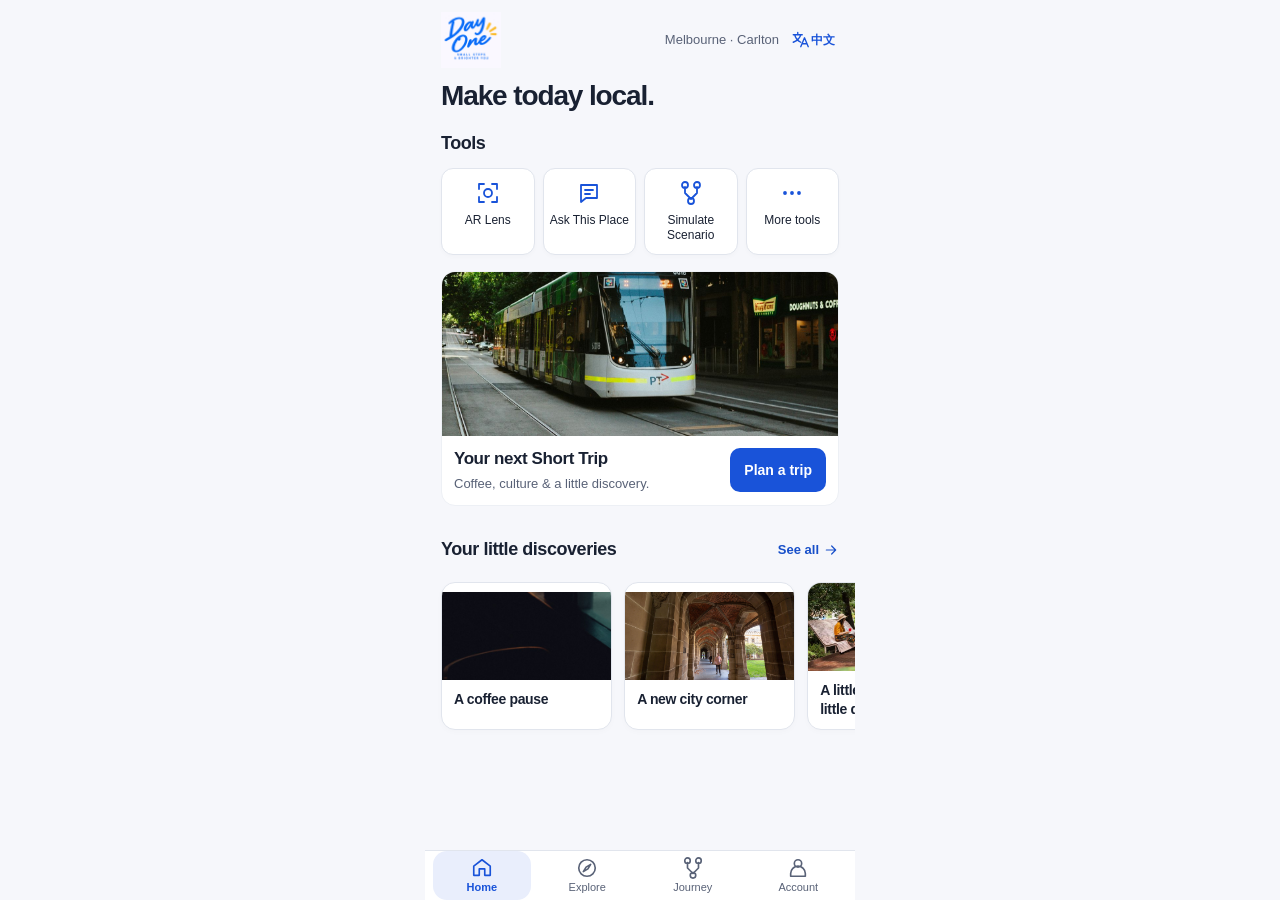
<file: index.html>
<!doctype html><html lang="en"><head><meta charset="utf-8"><meta name="viewport" content="width=device-width,initial-scale=1,viewport-fit=cover"><title>Day One — Make today local</title><link rel="stylesheet" href="vendor.css?v=11"><link rel="stylesheet" href="app.css"><link rel="stylesheet" href="mobile.css?v=always-map-3"><link rel="stylesheet" href="visual-theme.css?v=mobile-system-8"><link rel="stylesheet" href="screen-layouts.css?v=24"><link rel="stylesheet" href="route-builder.css?v=8"><link rel="stylesheet" href="trip-summary.css?v=6"><link rel="stylesheet" href="place-guides.css?v=8"><link rel="stylesheet" href="ar-lens.css?v=9"><link rel="stylesheet" href="merged-features.css?v=9"><link rel="stylesheet" href="explore-stories.css?v=16"><meta name="theme-color" content="#F6F7FB"><meta name="apple-mobile-web-app-capable" content="yes"><meta name="apple-mobile-web-app-status-bar-style" content="default"><link rel="manifest" href="manifest.webmanifest"><link rel="apple-touch-icon" href="assets/app-icon-192.png"><link rel="stylesheet" href="scenario.css?v=11"><link rel="stylesheet" href="mobile-release.css?v=16"><link rel="stylesheet" href="motion.css?v=12"><link rel="stylesheet" href="smart-motion.css?v=2"><link rel="stylesheet" href="account.css?v=1"><link rel="stylesheet" href="scroll-lock.css?v=1"><link rel="stylesheet" href="ask-location.css?v=2"></head><body class="trip-app"><div id="app"><main id="content"></main><iframe id="journey" title="Journey guides" src="journey.html?v=29" hidden></iframe><nav id="nav" aria-label="Main navigation"></nav><div id="toast" role="status"></div></div><script src="vendor.js?v=11"></script><script src="map-data.js"></script><script src="places.js?v=20"></script><script src="place-guides.js?v=8"></script><script src="maps.js?v=13"></script><script src="scroll-lock.js?v=3"></script><script src="drag-stops.js?v=mobile-system-8"></script><script src="ask-scripts.js?v=9"></script><script src="ask-language.js?v=9"></script><script src="ask-maps.js?v=9"></script><script src="app-language.js?v=24"></script><script src="ar-lens.js?v=22"></script><script src="explore-stories.js?v=20"></script><script src="place-image-previews.js?v=16"></script><script src="feature-views.js?v=21"></script><script src="scenario-data.js?v=11"></script><script src="scenario.js?v=20"></script><script src="planning.js?v=20"></script><script src="journey-links.js?v=19"></script><script src="i18n-extra.js?v=1"></script><script src="account.js?v=2"></script><script src="app.js?v=29"></script><script src="ask-location.js?v=2"></script><script src="motion.js?v=17"></script><script src="smart-motion.js?v=1"></script><script src="demo-mode.js?v=2"></script></body></html>
</file>
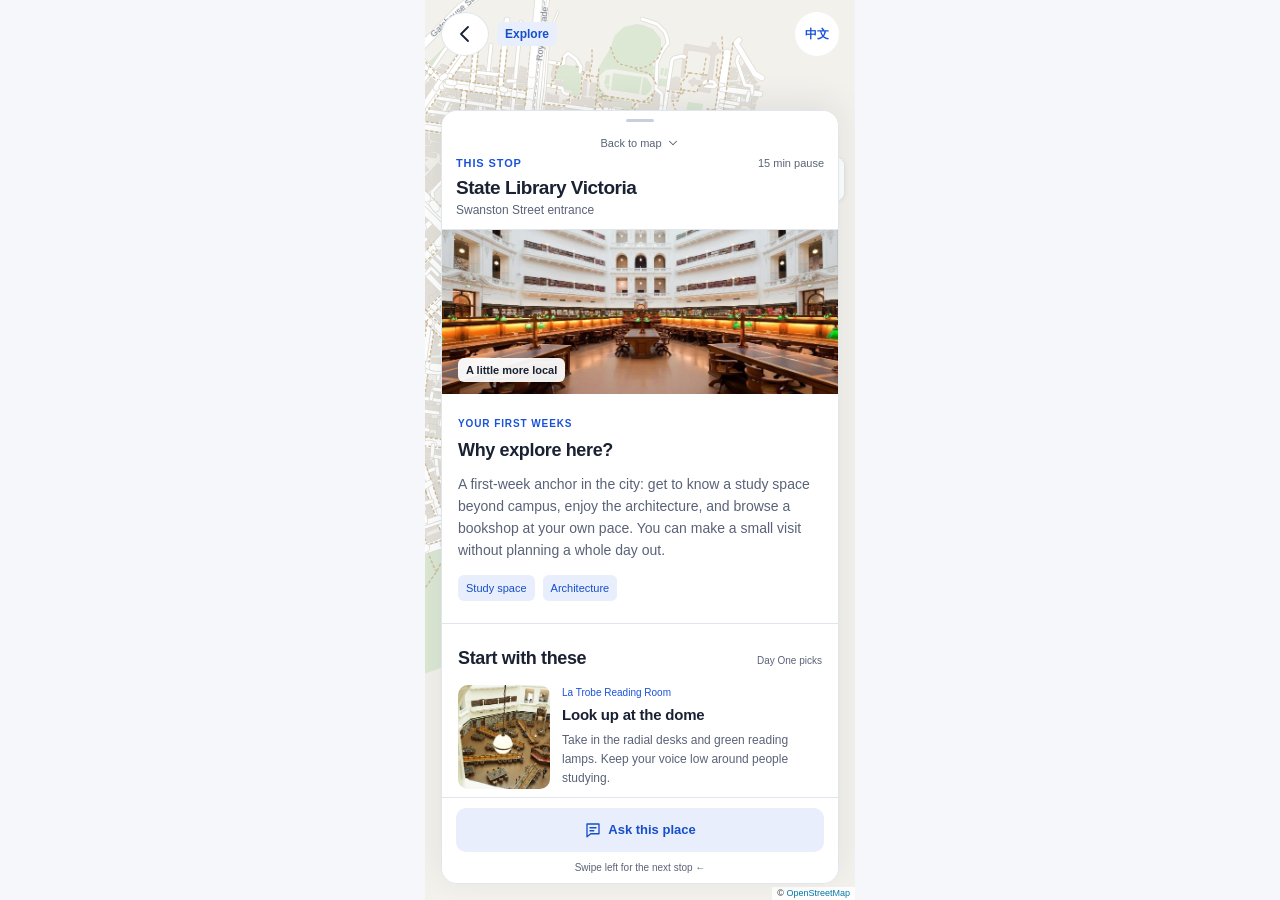
<file: explore-story-preview.html>
<!doctype html><html><head><meta charset="utf-8"><meta name="viewport" content="width=device-width,initial-scale=1,viewport-fit=cover"><meta http-equiv="refresh" content="0;url=index.html?view=explore-story"><title>Day One</title></head><body><a href="index.html?view=explore-story">Open Day One</a><script>location.replace('index.html?view=explore-story')</script></body></html>
</file>
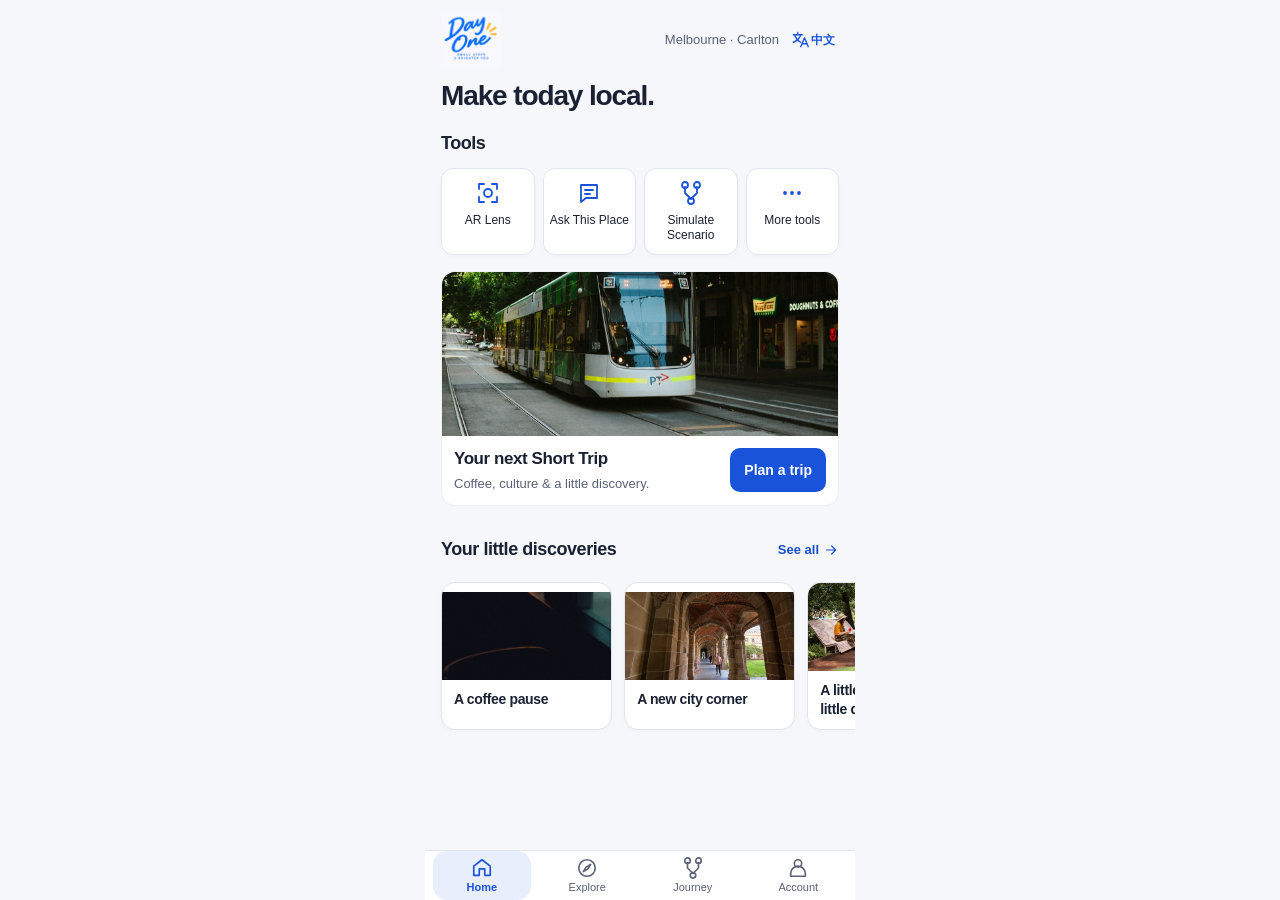
<file: iphone17-preview.html>
<!doctype html><html><head><meta charset="utf-8"><meta name="viewport" content="width=device-width,initial-scale=1,viewport-fit=cover"><meta http-equiv="refresh" content="0;url=index.html"><title>Day One</title></head><body><a href="index.html">Open Day One</a><script>location.replace('index.html')</script></body></html>
</file>
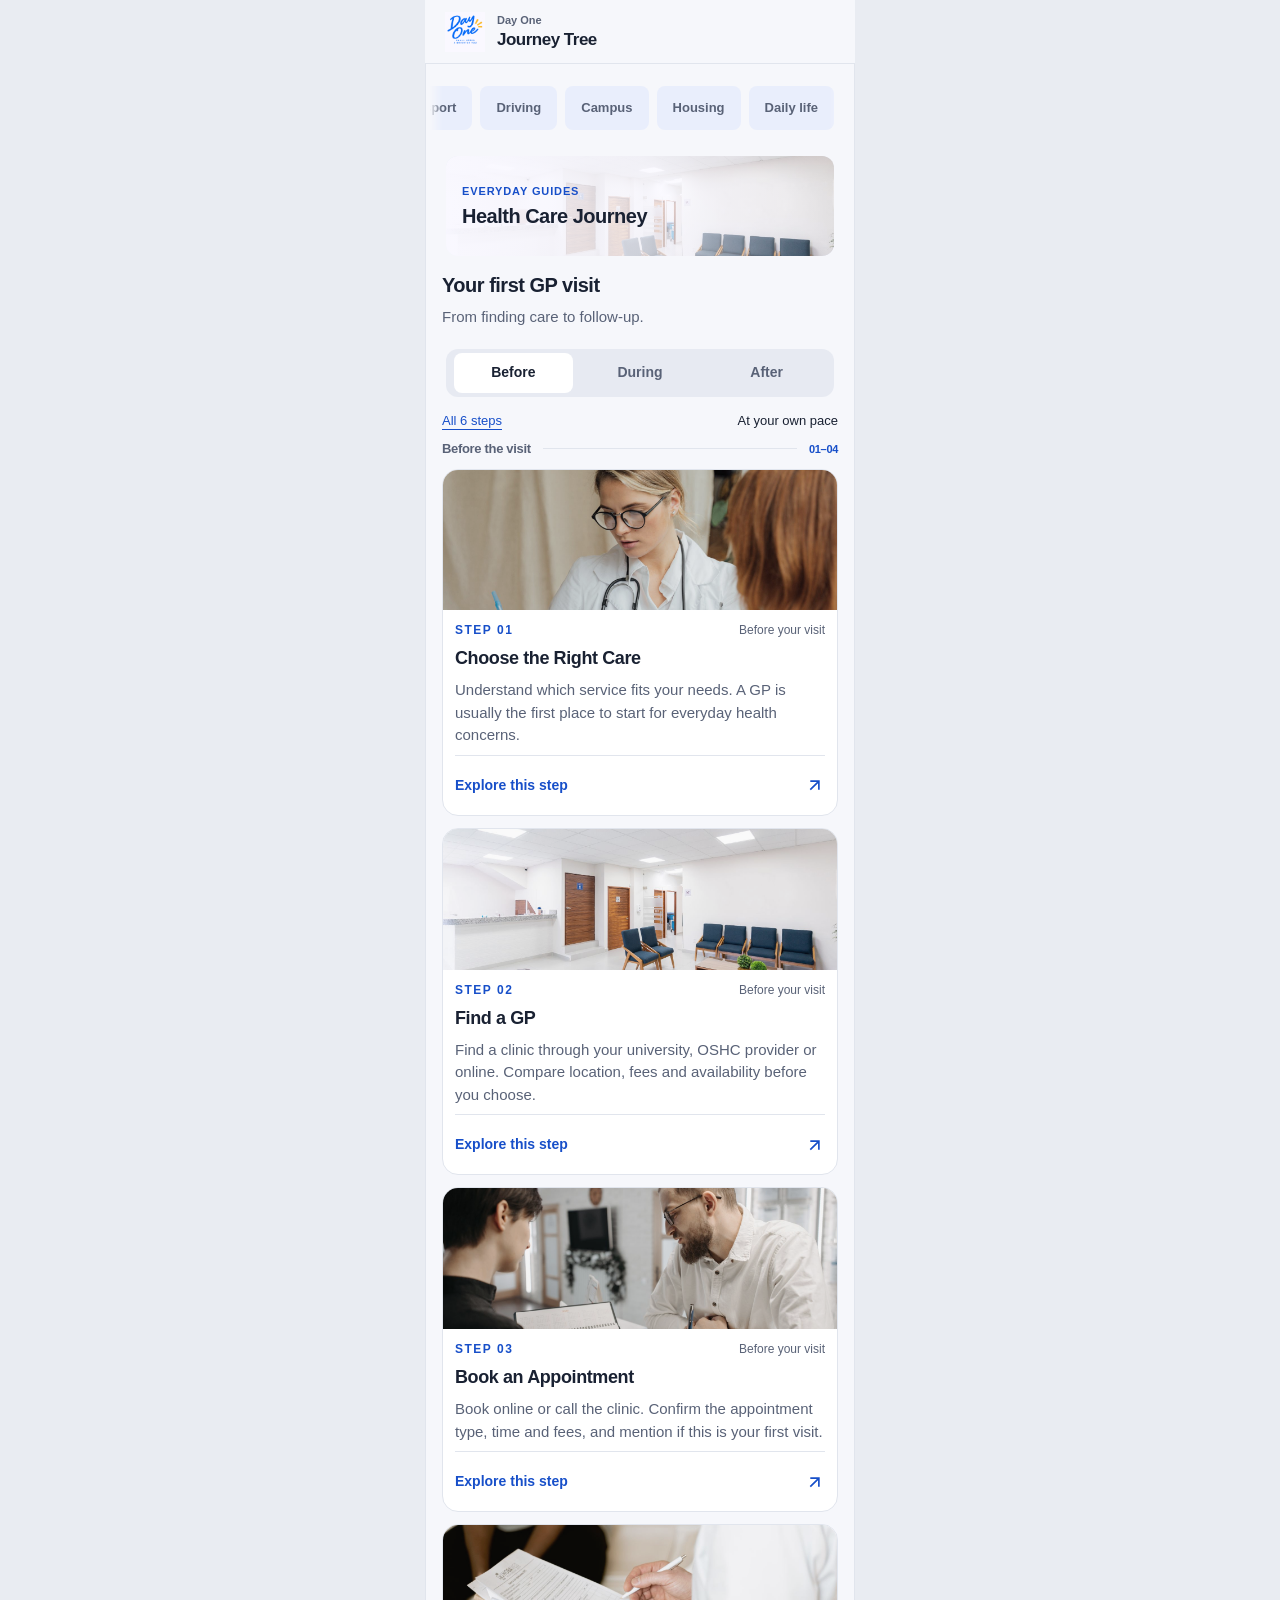
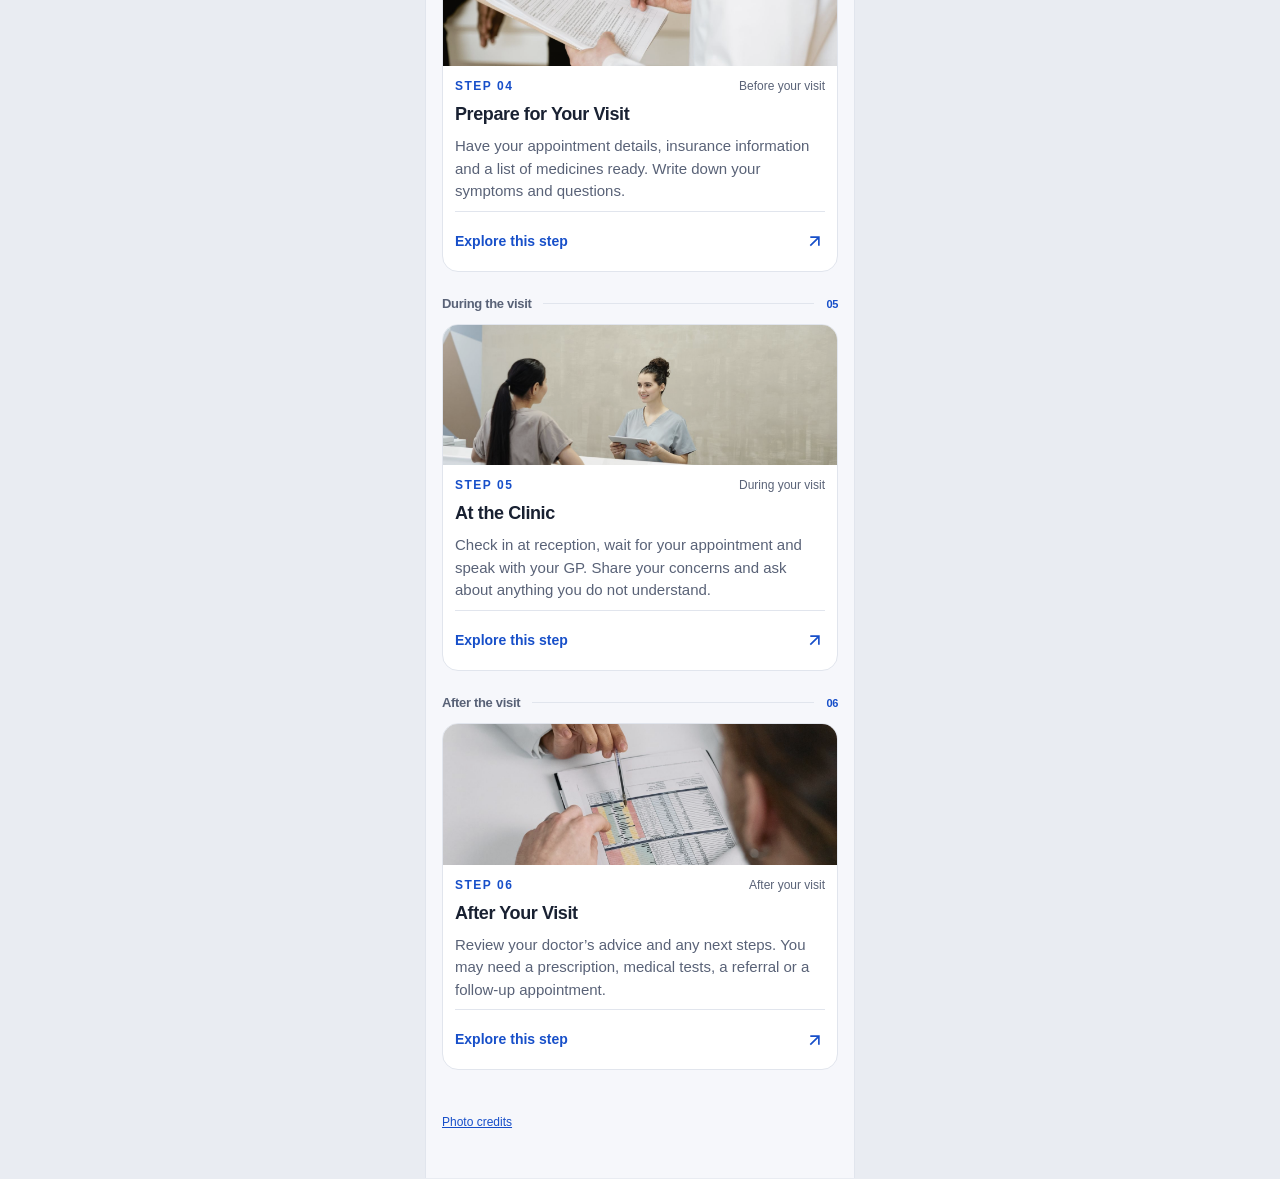
<file: journey.html>
<!doctype html><html lang="en"><head><meta charset="utf-8"><meta name="viewport" content="width=device-width,initial-scale=1,viewport-fit=cover"><title>Day One · Journey Tree</title><style>
:root{--blue:#1E7BFF;--yellow:#F9C74F;--bg:#EAF4FF;--white:#FFFFFF;--ink:#1F2937;--muted:#6B7280;--border:#E2E8F0;--link:#005AA8;--card-shadow:0 2px 8px rgba(31,41,55,.06);--overlay-shadow:0 16px 40px rgba(31,41,55,.14)}*{box-sizing:border-box}body{margin:0;background:var(--bg);color:var(--ink);font-family:Inter,-apple-system,BlinkMacSystemFont,'SF Pro Display',sans-serif;font-size:14px;line-height:20px}button,a{-webkit-tap-highlight-color:transparent}button{font:inherit;color:inherit}button:focus-visible,a:focus-visible{outline:2px solid var(--link);outline-offset:4px}button{cursor:pointer}svg.icon{width:24px;height:24px;fill:currentColor;flex-shrink:0}.app{max-width:402px;margin:auto;min-height:100dvh;padding-top:52px;background:var(--bg)}nav{display:flex;align-items:center;padding:0 16px;gap:8px;height:56px}nav strong{font-size:16px;font-weight:500;flex:1}.nav-static{width:48px;height:48px;display:grid;place-items:center;color:var(--muted)}.intro{padding:24px 16px 0}.eyebrow{display:flex;align-items:center;gap:8px;font-size:12px;line-height:16px;letter-spacing:1px;font-weight:500;color:var(--link)}.eyebrow:before{content:'';width:8px;height:8px;border-radius:15px;background:var(--yellow)}h1{font-size:32px;line-height:40px;font-weight:400;margin:12px 0 8px;letter-spacing:-1px}p{margin:0;color:var(--muted)}.intro p{font-size:14px;line-height:20px}.journey-meta{display:flex;justify-content:space-between;align-items:center;margin-top:24px;padding-bottom:16px;border-bottom:1px solid var(--border);font-size:12px}.sequence{letter-spacing:4px;color:var(--link)}.grid{display:grid;grid-template-columns:repeat(2,minmax(0,1fr));gap:16px 12px;padding:16px 16px 32px}.phase{grid-column:1/-1;font-size:11px;line-height:16px;letter-spacing:1px;color:var(--muted);margin:0;font-weight:500}.phase.split{grid-column:auto;margin-top:8px}.card{position:relative;border:0;background:var(--white);border-radius:15px;overflow:hidden;text-align:left;padding:0;display:flex;flex-direction:column;min-width:0}.card.interactive{box-shadow:var(--card-shadow);outline:1px solid rgba(30,123,255,.3)}.card.interactive:hover{box-shadow:0 8px 24px rgba(31,41,55,.10)}.card.interactive:active{background:var(--bg)}.cover{display:block;width:100%;aspect-ratio:1.4;object-fit:cover;background:var(--bg)}.card-body{padding:12px;flex:1}.step{font-size:12px;line-height:16px;font-weight:500;color:var(--link);display:flex;justify-content:space-between;align-items:center;margin-bottom:8px}.step svg{width:20px;height:20px}.card h2{font-size:16px;line-height:24px;font-weight:500;margin:0 0 4px}.card p{font-size:14px;line-height:20px}.endnote{text-align:center;font-size:12px;line-height:16px;padding:0 16px 32px}.overlay{position:fixed;inset:0;background:rgba(31,41,55,.42);z-index:5;display:grid;place-items:center;opacity:0;transition:opacity 300ms}.overlay[hidden]{display:none}.overlay.visible{opacity:1}.modal{width:calc(100% - 24px);max-width:378px;height:88dvh;max-height:840px;border-radius:15px;background:var(--white);box-shadow:var(--overlay-shadow);display:flex;flex-direction:column;overflow:hidden;transform-origin:top left}.modal-header{display:flex;align-items:center;padding:8px 12px 8px 16px;border-bottom:1px solid var(--border);flex-shrink:0;gap:12px}.modal-header .number{color:var(--link);font-size:12px}.modal-header h2{font-size:16px;line-height:24px;font-weight:500;flex:1;margin:0}.icon-button{width:48px;height:48px;display:grid;place-items:center;border:0;border-radius:15px;background:transparent}.icon-button:hover{background:var(--bg)}.modal-scroll{overflow-y:auto;overscroll-behavior:contain;min-height:0;padding:16px;scrollbar-width:thin}.hero{width:100%;display:block;border-radius:15px;aspect-ratio:1.7;object-fit:cover}.caption{font-size:11px;line-height:16px;margin-top:4px}.modal h3{font-size:24px;line-height:32px;font-weight:400;margin:16px 0 8px;letter-spacing:-.5px}.modal h4{font-size:16px;line-height:24px;font-weight:500;margin:24px 0 12px}.row{display:flex;gap:12px;align-items:flex-start;padding:12px 0;border-bottom:1px solid var(--border)}.row:last-child{border-bottom:0}.row-icon{width:40px;height:40px;background:var(--bg);border-radius:12px;display:grid;place-items:center;color:var(--link);flex-shrink:0}.row b,.tip b{display:block;font-size:14px;line-height:20px;font-weight:500;margin-bottom:4px}.tips{padding-left:20px;margin:0}.tip{padding-left:4px;margin-bottom:12px}.tip::marker{color:var(--link)}.clinic{border:1px solid var(--border);border-radius:15px;padding:12px}.clinic-top{display:flex;gap:12px;align-items:center}.clinic img{width:72px;height:72px;object-fit:cover;border-radius:8px}.clinic b{font-weight:500}.clinic p{margin-top:8px}.clinic .note{font-size:12px;line-height:16px}.text-link{display:flex;align-items:center;gap:8px;min-height:48px;color:var(--link);font-weight:500;text-underline-offset:4px}.text-link .icon{width:20px;height:20px}.good{margin:24px 0 8px;padding:16px;background:var(--bg);border-radius:15px}.good h4{margin:0 0 8px}.good p{color:var(--ink)}.actions{display:flex;align-items:center;padding:8px 16px max(12px,env(safe-area-inset-bottom));gap:12px;border-top:1px solid var(--border);background:var(--white);flex-shrink:0}.action{display:flex;align-items:center;justify-content:center;gap:8px;min-height:48px;border-radius:15px;border:1px solid var(--border);background:var(--white);padding:0 12px;text-decoration:none;font-size:14px;font-weight:500;color:var(--link)}.action.source{flex:1;background:var(--bg);border-color:var(--bg)}.action[aria-pressed=true]{background:var(--bg);border-color:var(--blue)}.action .icon{width:20px;height:20px}.sr-only{position:absolute;width:1px;height:1px;overflow:hidden;clip:rect(0,0,0,0)}@media(min-width:600px){.app{border-left:1px solid var(--border);border-right:1px solid var(--border)}}@media(prefers-reduced-motion:reduce){*,*:before,*:after{transition:none!important;scroll-behavior:auto!important}}
/* Reference iteration: single-column text cards; explicit palette override. */
:root{--bg:#F8F9FF;--blue:#1E7BFF;--phase-bg:#DCE9FF;--soft:#F1F3FF}
.grid{grid-template-columns:minmax(0,1fr);gap:16px;padding-top:24px}
.phase{justify-self:start;background:var(--phase-bg);color:var(--link);border-radius:15px;padding:4px 12px;letter-spacing:.3px;margin:8px 0 0;font-size:12px;line-height:16px}
.card{border:1px solid var(--border);padding:16px;border-radius:15px;overflow:visible}
.card.interactive{outline:none;border-color:#B8D4FF;box-shadow:var(--card-shadow)}
.card-heading{display:flex;align-items:center;gap:12px}.card-heading>div{flex:1;min-width:0}.card-heading>.icon{color:var(--link);width:20px;height:20px}
.step-number{width:40px;height:40px;flex-shrink:0;border-radius:15px;background:var(--link);color:white;display:grid;place-items:center;font-size:14px;line-height:20px;font-weight:500}
.card h2{margin:0 0 4px;font-weight:600}.card-summary{font-size:12px;line-height:16px;color:var(--muted);display:block}
.card-body{padding:12px 0 0}.card p{line-height:24px;font-size:14px}.card-tags{display:flex;flex-wrap:wrap;gap:8px;margin-top:16px}.card-tags span{background:var(--soft);padding:4px 8px;border-radius:8px;font-size:12px;line-height:16px;color:var(--link)}
.read-guide{display:flex;align-items:center;gap:8px;color:var(--link);font-size:14px;line-height:20px;font-weight:500;margin-top:16px}.read-guide .icon{width:18px;height:18px}
h1{font-weight:600;letter-spacing:-1px}.journey-meta{margin-top:16px;padding-bottom:0;border:0}.intro{padding-top:16px}.endnote{padding-top:8px}
/* Editorial reference palette and cover layout. */
:root{--bg:#F7F6F1;--ink:#20344A;--link:#194CCA;--border:#E4E4DF;--soft:#EDEFEA}
.app{padding-top:52px}.journal-nav{margin:0 16px;padding:0 0 16px;height:auto;min-height:48px;border-bottom:1px solid var(--border);gap:12px}.journal-nav strong{color:var(--link);font-weight:600}.journal-nav>span{font-size:12px;color:var(--muted)}
.intro{padding-top:16px}h1{font-size:28px;line-height:36px;font-weight:600;letter-spacing:-.6px;margin:0 0 8px}.intro p{font-size:16px;line-height:24px}
.start-guide{margin-top:16px;width:100%;min-height:48px;padding:12px 16px;background:var(--link);color:white;display:flex;justify-content:space-between;align-items:center;border:0;border-radius:12px;font-size:16px;font-weight:500}.start-guide span{display:flex}.phase-nav{display:flex;margin-top:20px;padding:4px;background:var(--soft);border-radius:12px}.phase-nav a{flex:1;text-align:center;padding:12px 4px;min-height:48px;text-decoration:none;color:var(--muted);font-weight:500}.phase-nav a:hover{color:var(--link);background:white;border-radius:8px}
.journey-meta{font-size:12px;line-height:16px;margin-top:16px;align-items:center}.journey-meta>span:first-child{color:var(--link);text-decoration:underline;text-underline-offset:4px}.grid{padding-top:24px;gap:20px}.card{padding:0;overflow:hidden;border-radius:15px;scroll-margin-top:24px}.card.interactive{border-color:var(--border);box-shadow:none}.editorial-cover{width:100%;aspect-ratio:2.4;object-fit:cover;display:block}.editorial-body{padding:16px}.editorial-meta{display:flex;justify-content:space-between;align-items:center;gap:8px;margin-bottom:8px;font-size:11px;line-height:16px;color:var(--muted)}.editorial-meta>span:first-child{color:var(--link);font-weight:600;letter-spacing:1.5px}.card h2{font-size:22px;line-height:28px;margin:0 0 8px;font-weight:600;letter-spacing:-.4px}.card p{font-size:14px;line-height:20px}.explore{display:flex;justify-content:space-between;align-items:center;border-top:1px solid var(--border);margin-top:12px;padding-top:12px;color:var(--link);font-weight:600;min-height:40px}.explore .icon{transform:rotate(-45deg);width:20px;height:20px}.endnote{text-align:left;font-size:14px;line-height:24px;padding-bottom:32px}
.step-purpose{margin-top:24px;padding:16px;border:1px solid var(--border);border-radius:15px;background:var(--bg)}.step-purpose h4{margin:0 0 8px}.step-purpose h4:not(:first-child){margin-top:16px}.step-purpose p{color:var(--ink)}.source-list{margin:24px 0 8px}.source-list .text-link{font-size:12px;line-height:16px;justify-content:space-between;padding:8px 0;overflow-wrap:anywhere}.source-list p{font-size:12px;line-height:16px}.source-list h4{margin-bottom:8px}.urgent-note{margin-top:16px;border-left:4px solid #FF5A5F;padding:12px;background:var(--bg);font-weight:600}.modal-header h2{min-width:0}.modal-header .number,.modal-header .icon-button{flex-shrink:0}
/* Photo iteration: reference header, maximum radius 15px. */
:root{--bg:#F9F8FF;--soft:#E1E9FF;--link:#1953D9;--border:#E2E6EF;--ink:#1D2740}
.journey-top{padding:0 16px}.brand-row{display:flex;align-items:center;gap:12px;min-height:80px}.brand-logo{display:block;flex:0 0 80px;height:76px;background-image:url('assets/brand-reference.png');background-size:646px auto;background-position:-16px -12px;background-repeat:no-repeat}.brand-name{font-size:16px;line-height:24px;color:var(--link);font-weight:600}.brand-title{font-size:28px;line-height:36px;font-weight:600;color:var(--ink);letter-spacing:-.5px}
.category-nav{display:grid;grid-template-columns:1.25fr 1.15fr 1fr 1fr;gap:8px;margin:20px 0 24px}.category-nav span{display:flex;align-items:center;justify-content:center;min-height:44px;border-radius:12px;background:var(--soft);font-size:12px;font-weight:600;color:#465064}.category-nav .active{background:var(--link);color:white}
.journey-banner{position:relative;min-height:148px;border-radius:15px;overflow:hidden;background:var(--soft);display:flex;align-items:center}.journey-banner>img{position:absolute;inset:0;width:100%;height:100%;object-fit:cover;object-position:50% 42%;filter:saturate(.8)}.banner-copy{position:relative;width:100%;padding:24px 16px;background:linear-gradient(90deg,rgba(249,248,255,.95),rgba(249,248,255,.85) 55%,rgba(249,248,255,0))}.banner-copy>span{font-size:11px;line-height:16px;letter-spacing:1px;color:var(--link);font-weight:600}.banner-copy h1{font-size:24px;line-height:32px;max-width:260px;margin:4px 0 0;letter-spacing:-.5px}
.intro{padding-top:24px}.topic-title{font-size:24px;line-height:32px;margin:0 0 8px;font-weight:600;letter-spacing:-.5px}.editorial-cover,.hero{filter:saturate(.82) contrast(.96);object-position:center 42%}.photo-credit-link{color:var(--link);display:inline-flex;min-height:48px;align-items:center;font-size:12px}.card[data-step="0"] .editorial-cover{object-position:center 34%}.card[data-step="5"] .editorial-cover{object-position:center 78%}
.card[data-step="4"] .editorial-cover{object-position:center 62%}.banner-copy{align-self:stretch;display:flex;flex-direction:column;justify-content:center;background:linear-gradient(90deg,rgba(249,248,255,.94),rgba(249,248,255,.8) 50%,rgba(249,248,255,.08))}/* Mobile navigation revision. Category pills are an explicit shape exception. */
.category-nav span{border-radius:999px;min-height:36px}.phase-nav{position:sticky;top:0;z-index:3;margin:20px 16px 0;background:#E1E9FF;box-shadow:0 2px 8px rgba(31,41,55,.06)}.phase-nav a{border-radius:12px;transition:background 150ms,color 150ms}.phase-nav a.selected{background:var(--link);color:white}.journey-summary{padding-top:0}.card{scroll-margin-top:80px}.detail-stack{position:relative;width:calc(100% - 12px);max-width:414px;display:flex;align-items:center;gap:0}.modal{width:calc(100% - 36px);height:88dvh;flex:1;min-width:0}.step-rail{display:flex;flex-direction:column;gap:4px;height:auto;padding:0;width:44px;flex:0 0 44px}.step-dot{width:44px;min-height:48px;padding:0;background:transparent;border:0;display:grid;place-items:center;color:white}.step-dot span{display:grid;place-items:center;width:24px;height:24px;border-radius:8px;background:#465064;font-size:11px;line-height:16px}.step-dot[aria-current="step"] span{background:white;color:var(--link);outline:2px solid var(--link);font-weight:600}.step-dot[aria-current="step"] span:after{content:'';width:4px;height:4px;background:var(--link);border-radius:2px}.step-explanation{margin:8px 0 24px;color:var(--ink);font-size:14px;line-height:24px}.modal-header{gap:8px;padding-left:12px}.modal-header h2{font-size:14px;line-height:20px}.modal-scroll{padding:12px}.actions{padding-left:12px;padding-right:12px;gap:8px}.action{padding:0 8px}.step-dot:focus-visible{outline-color:white}
.overlay{touch-action:none}.modal-scroll{touch-action:pan-y}.outside-step{position:absolute;left:0;width:100%;height:6dvh;min-height:40px;border:0;padding:0;background:transparent;color:white;display:grid;place-items:center;touch-action:none;cursor:pointer}.outside-previous{top:0}.outside-next{bottom:0}.outside-step:disabled{cursor:default}.intro-arrow{font-size:28px;line-height:32px;opacity:0;pointer-events:none}.gesture-intro .intro-arrow{animation:outside-cue 1.6s ease-in-out both}.gesture-intro .outside-next .intro-arrow{animation-delay:.15s}@keyframes outside-cue{0%,100%{opacity:0;transform:translateY(0)}25%,65%{opacity:1;transform:translateY(-4px)}45%,80%{opacity:.3;transform:translateY(4px)}}@media(prefers-reduced-motion:reduce){.gesture-intro .intro-arrow{animation:none;opacity:1}}
/* Compact overview with more breathing room inside details. */
.modal-scroll{padding:24px}.modal-header{padding:8px 16px}.actions{padding-left:16px;padding-right:16px}.hero{aspect-ratio:2.2}.modal h3{margin-top:20px}.row{gap:12px}.row-icon{width:32px;height:32px;border-radius:8px}.step-dot span{width:28px;height:28px;border-radius:50%;background:rgba(249,248,255,.9);color:var(--ink);outline:none;border:0}.step-dot[aria-current="step"] span{background:var(--link);color:white;outline:none;border:0;font-weight:600}.step-dot[aria-current="step"] span:after{display:none}
.grid{gap:16px;padding-top:16px}.editorial-cover{aspect-ratio:3.2}.editorial-body{padding:16px}.card h2{font-size:20px;line-height:24px;margin-bottom:8px}.editorial-meta{margin-bottom:4px}.explore{margin-top:8px;padding-top:8px;min-height:32px}.phase-divider{display:flex;align-items:center;gap:12px;margin:12px 0 0;scroll-margin-top:68px;font-size:12px;line-height:16px;font-weight:500;color:var(--muted)}.phase-divider:after{content:'';height:1px;flex:1;background:var(--border)}.phase-divider .phase-count{font-size:11px;color:var(--link);order:2}.phase-divider:first-child{margin-top:0}
.phase-nav{padding:0 4px;min-height:44px;background:rgba(225,233,255,.75);box-shadow:none;transition:background 150ms,box-shadow 150ms}.phase-nav a{display:flex;align-items:center;justify-content:center;min-height:44px;padding:0 4px;position:relative;background:transparent!important;color:var(--muted);isolation:isolate}.phase-nav a:before{content:'';position:absolute;inset:6px 0;border-radius:10px;z-index:-1;background:transparent}.phase-nav a.selected{color:white}.phase-nav a.selected:before{background:var(--link)}.phase-nav.is-stuck{background:rgba(249,248,255,.72);backdrop-filter:blur(16px);-webkit-backdrop-filter:blur(16px);box-shadow:0 2px 8px rgba(31,41,55,.06)}
/* Mobile accessibility and safe-area refinement. */
:root{font-size:16px;color-scheme:light}body{font-size:.9375rem;line-height:1.5;-webkit-text-size-adjust:100%}.app{padding-top:max(24px,env(safe-area-inset-top))}.phase-nav a{min-height:48px}.phase-nav a:before{inset:8px 0}.step-rail{width:48px;flex-basis:48px}.step-dot{width:48px;min-height:48px}.modal{height:calc(100dvh - 112px);max-height:840px}.modal-scroll{padding:20px}.modal-header{padding:8px 12px;gap:6px}.modal-header h2{font-size:.9375rem;line-height:1.35}.modal-header .number{font-size:.75rem}.modal-header .icon-button{width:48px;min-height:48px}.modal p,.step-explanation{font-size:.9375rem;line-height:1.55}.modal h4,.row b,.tip b{font-size:1rem;line-height:1.4}.actions{padding:8px 12px;flex-wrap:wrap}.action{font-size:.8125rem;min-height:48px}.card p{font-size:.875rem;line-height:1.5}.card-body{padding:16px}.category-nav{overflow-x:auto}.category-nav span{flex-shrink:0}.source-list .text-link{font-size:.8125rem}.phase-heading{scroll-margin-top:64px}.modal .row{gap:10px}.modal .row-icon{width:28px;height:28px}.modal h3{font-size:1.375rem;line-height:1.4}.topic-title{font-size:1.5rem}.step-dot span{font-size:.75rem}.outside-step{min-height:48px}@media(max-width:359px){.modal-scroll{padding:16px}.modal-header .number{display:none}.modal .row-icon{display:none}.brand-title{font-size:1.5rem}}@media(max-height:500px){.modal{height:calc(100dvh - 64px)}.step-rail{gap:0}.step-dot{min-height:40px}.step-dot span{width:24px;height:24px}.actions{padding:4px 8px}.modal-header{padding:0 8px}}
</style><link rel="stylesheet" href="visual-theme.css?v=mobile-system-2"><style>/* Two text lines and logo need a taller header than a single-title bar. */.journey-app{--title-height:64px}.journey-app main>.brand-row{padding:calc(var(--safe-top) + 12px) 20px 12px}.journey-app main>.brand-row>div{display:flex;flex-direction:column;gap:2px;min-width:0}.journey-app .brand-name{display:block;line-height:14px}.journey-app .brand-title{line-height:22px}</style><link rel="stylesheet" href="journey-learning.css?v=26"><link rel="stylesheet" href="journey-campus.css?v=2"><link rel="stylesheet" href="smart-motion.css?v=2"><link rel="stylesheet" href="scroll-lock.css?v=1"></head><body class="journey-app"><main class="app" id="overview"><div class="brand-row"><span class="brand-logo" role="img" aria-label="Day One — Small steps, a brighter you"></span><div><span class="brand-name">Day One</span><p class="brand-title">Journey Tree</p></div></div><header class="journey-top"><div class="category-nav" aria-label="Journey categories"><span class="active" aria-current="page">Healthcare</span><span>Transport</span><span>Driving</span><span>Campus</span></div><div class="journey-banner"><img src="assets/photo-2.jpg" alt="Bright clinic reception and waiting area"><div class="banner-copy"><span>EVERYDAY GUIDES</span><h1>Health Care Journey</h1></div></div></header><header class="intro"><h2 class="topic-title">Your first GP visit</h2><p>From finding care to follow-up.</p></header><div class="phase-nav" aria-label="Journey phases"><a href="#phase-before">Before</a><a href="#phase-during">During</a><a href="#phase-after">After</a></div><header class="intro journey-summary"><div class="journey-meta"><span>All 6 steps</span><span>At your own pace</span></div></header><section class="grid" id="grid" aria-label="Six steps for your first GP visit"></section><p class="endnote"><a class="photo-credit-link" href="PHOTO-CREDITS.html" target="_blank" rel="noopener">Photo credits</a></p></main>
<div class="overlay" id="overlay" hidden><button class="outside-step outside-previous" aria-label="Previous step"><span class="intro-arrow" aria-hidden="true">↑</span></button><button class="outside-step outside-next" aria-label="Next step"><span class="intro-arrow" aria-hidden="true">↓</span></button><div class="detail-stack" role="dialog" aria-modal="true" aria-labelledby="modal-title"><nav class="step-rail" aria-label="Journey step position"></nav><section class="modal" id="detail" tabindex="-1"><header class="modal-header"><span class="number">02 / 06</span><h2 id="modal-title">Find a GP</h2><button class="icon-button" id="close" aria-label="Close Find a GP" data-icon="close"></button></header><div class="modal-scroll" id="reading"></div><footer class="actions"><button class="action" id="save" aria-pressed="false"><span data-icon="bookmark"></span><span id="save-label">Save</span></button><a class="action source" href="https://services.unimelb.edu.au/health" target="_blank" rel="noopener noreferrer">Official Source <span data-icon="external"></span><span class="sr-only">(opens in a new tab)</span></a></footer></section></div></div><div id="announcement" class="sr-only" role="status"></div>
<script>

const icons={back:'M20 11H7.83l5.59-5.59L12 4l-8 8 8 8 1.42-1.41L7.83 13H20z',close:'M18.3 5.71 12 12l6.3 6.29-1.42 1.42L10.59 13.4 4.3 19.71 2.88 18.3 9.17 12 2.88 5.71 4.3 4.29l6.29 6.3 6.29-6.3z',help:'M11 18h2v-2h-2v2zm1-16a10 10 0 1 0 0 20 10 10 0 0 0 0-20zm0 18a8 8 0 1 1 0-16 8 8 0 0 1 0 16zm0-14a4 4 0 0 0-4 4h2a2 2 0 0 1 4 0c0 2-3 1.75-3 5h2c0-2.25 3-2.5 3-5a4 4 0 0 0-4-4z',person:'M12 12a4 4 0 1 0 0-8 4 4 0 0 0 0 8zm0-6a2 2 0 1 1 0 4 2 2 0 0 1 0-4zm0 8c-4 0-8 2-8 4v3h16v-3c0-2-4-4-8-4zm6 5H6v-1c0-.5 2-2 6-2s6 1.5 6 2z',arrow:'m12 4-1.41 1.41L16.17 11H4v2h12.17l-5.58 5.59L12 20l8-8z',school:'m12 3-12 6 4 2v6l8 4 8-4v-6l2-1v7h2V9zm0 2.24L19.53 9 12 12.76 4.47 9zM6 12l6 3 6-3v3.76l-6 3-6-3z',shield:'m12 1-9 4v6c0 5.55 3.84 10.74 9 12 5.16-1.26 9-6.45 9-12V5zm7 10c0 4.52-2.98 8.69-7 9.93C7.98 19.69 5 15.52 5 11V6.3l7-3.11 7 3.11z',search:'M9.5 3a6.5 6.5 0 1 0 4.03 11.6L19.93 21 21 19.93l-6.4-6.4A6.5 6.5 0 0 0 9.5 3zm0 2a4.5 4.5 0 1 1 0 9 4.5 4.5 0 0 1 0-9z',bookmark:'M6 2h12a2 2 0 0 1 2 2v18l-8-4-8 4V4a2 2 0 0 1 2-2zm0 2v14.76l6-3 6 3V4z',external:'M19 19H5V5h7V3H5a2 2 0 0 0-2 2v14a2 2 0 0 0 2 2h14a2 2 0 0 0 2-2v-7h-2zM14 3v2h3.59l-9.83 9.83 1.41 1.41L19 6.41V10h2V3z'};
const icon=n=>`<svg class="icon" viewBox="0 0 24 24" aria-hidden="true"><path d="${icons[n]}"></path></svg>`;
const cards=[
{title:'Choose the Right Care',description:'Understand which service fits your needs. A GP is usually the first place to start for everyday health concerns.',summary:'GP, urgent care or emergency',tags:['Everyday health','Choosing care']},
{title:'Find a GP',description:'Find a clinic through your university, OSHC provider or online. Compare location, fees and availability before you choose.',summary:'Find a clinic that suits you',tags:['University','OSHC provider','Online search']},
{title:'Book an Appointment',description:'Book online or call the clinic. Confirm the appointment type, time and fees, and mention if this is your first visit.',summary:'Make time for your first visit',tags:['Online booking','Phone booking']},
{title:'Prepare for Your Visit',description:'Have your appointment details, insurance information and a list of medicines ready. Write down your symptoms and questions.',summary:'Bring the details that matter',tags:['Insurance details','Medical notes','Medicines']},
{title:'At the Clinic',description:'Check in at reception, wait for your appointment and speak with your GP. Share your concerns and ask about anything you do not understand.',summary:'Know what happens when you arrive',tags:['Check in','Wait','Consult']},
{title:'After Your Visit',description:'Review your doctor’s advice and any next steps. You may need a prescription, medical tests, a referral or a follow-up appointment.',summary:'Feel clear about your next steps',tags:['Prescriptions','Referrals','Follow-up']}
].map((c,i)=>({...c,step:String(i+1).padStart(2,'0')}));
const sources={"care": ["Victoria: urgent care services", "https://www.betterhealth.vic.gov.au/urgent-care-services"], "urgent": ["Victoria: Urgent Care Clinics", "https://www.betterhealth.vic.gov.au/urgent-care-clinics"], "gp": ["Victoria: seeing a GP", "https://www.betterhealth.vic.gov.au/health/servicesandsupport/seeing-a-doctor-or-general-practitioner"], "booking": ["Victoria: making and managing appointments", "https://www.betterhealth.vic.gov.au/health/servicesandsupport/making-and-managing-health-and-medical-appointments"], "prepare": ["Victoria: preparing for an appointment", "https://www.betterhealth.vic.gov.au/health/servicesandsupport/preparing-for-a-health-or-medical-appointment"], "talk": ["Victoria: talking with your doctor", "https://www.betterhealth.vic.gov.au/health/healthyliving/talking-with-your-doctor"], "questions": ["healthdirect: questions to ask your doctor", "https://www.healthdirect.gov.au/healthcare-and-services/general-health/questions-to-ask-your-doctor"], "builder": ["healthdirect: Question Builder", "https://www.healthdirect.gov.au/question-builder"], "health": ["University of Melbourne Health Service", "https://services.unimelb.edu.au/health"], "new": ["University of Melbourne: new patients", "https://services.unimelb.edu.au/health/make-an-appointment/information-for-new-patients"], "fees": ["University of Melbourne: fees", "https://services.unimelb.edu.au/health/make-an-appointment/fees"], "oshc": ["University of Melbourne: international students", "https://services.unimelb.edu.au/health/make-an-appointment/information-for-international-students"]};
const details=[{"intro": "Choose the right place to get help.", "what": "Match your health concern to a GP, urgent care service or emergency care.", "why": "These services handle different levels of urgency. Choosing appropriately helps you get the right support without delaying emergency treatment.", "heading": "Which care do I need?", "rows": [["person", "GP \u00b7 everyday and ongoing care", "Start here for non-emergency health concerns, preventive care and ongoing conditions."], ["help", "Urgent care \u00b7 needs attention today", "For an illness or injury that needs prompt care but is not life-threatening. Check the service can treat your concern."], ["shield", "Emergency \u00b7 immediate danger", "For a life-threatening emergency, call triple zero (000). Do not wait for a GP appointment."]], "alert": "Life-threatening emergency? Call 000 now.", "tipsHeading": "If you are unsure", "tips": [["Ask for guidance", "Contact a health professional or use Victoria\u2019s official urgent-care information."], ["Check the service", "Look up its location and current opening hours before travelling."]], "resource": {"title": "Victorian urgent care services", "text": "Compare local care options using the Victorian Government\u2019s service guide.", "url": "https://www.betterhealth.vic.gov.au/urgent-care-services"}, "good": "Victorian Urgent Care Clinics do not require an appointment, referral or Medicare card. This is specific to those clinics, not a promise about every GP or emergency service.", "sources": ["care", "urgent", "gp"]}, {"intro": "Choose a clinic that fits your needs.", "what": "Find a GP clinic and check its location, new-patient availability, insurance arrangements and fees.", "why": "Checking first helps you choose an accessible clinic and understand what you may need to pay.", "heading": "Where can I find a GP?", "rows": [["school", "University Health Service", "Check whether your university has a service and whether you are eligible."], ["shield", "OSHC provider", "Use your insurer\u2019s clinic directory, then confirm billing with the clinic."], ["search", "Online search", "Use healthdirect or clinic websites to find GP services."]], "tipsHeading": "Before you choose", "tips": [["Insurance & fees", "Ask about direct billing, upfront payment and any out-of-pocket cost. Confirm your cover with your insurer."], ["Location", "Choose a clinic you can reach and check accessibility if needed."], ["Availability", "Ask whether new patients are accepted and when you can be seen."]], "resource": {"title": "University of Melbourne Health Service", "text": "138\u2013146 Cardigan Street, Carlton VIC 3053. A fixed example for eligible students; confirm eligibility, current fees and availability.", "url": "https://services.unimelb.edu.au/health"}, "good": "OSHC means Overseas Student Health Cover. Direct billing depends on the clinic and your policy; it does not mean every service is free.", "sources": ["health", "fees", "oshc", "gp"]}, {"intro": "Arrange the right appointment for you.", "what": "Contact your chosen clinic and book a suitable appointment type and time.", "why": "Giving the clinic the right information helps it arrange enough time and any communication or access support you need.", "heading": "How to book", "rows": [["search", "Use the clinic\u2019s booking option", "Book through its official website, or phone reception. Some clinics require new patients to call."], ["person", "Explain what you need", "Say that you are a new patient and briefly describe the reason for the visit. Ask for a longer appointment if needed."], ["bookmark", "Confirm the details", "Check the date, location, appointment type and fees. Ask about an interpreter or accessibility support when booking."]], "tipsHeading": "Before you finish booking", "tips": [["No online appointments?", "Phone the clinic if you need care and cannot find a suitable time."], ["Plans changed?", "Cancel or reschedule promptly; ask about the clinic\u2019s cancellation policy."]], "resource": {"title": "Booking at the university clinic", "text": "The University of Melbourne\u2019s new-patient page gives its current registration and booking instructions. Other clinics may use a different process.", "url": "https://services.unimelb.edu.au/health/make-an-appointment/information-for-new-patients"}, "good": "If your condition becomes a life-threatening emergency, call 000 rather than waiting for the booked appointment.", "sources": ["booking", "new", "care"]}, {"intro": "Bring what will help your GP understand you.", "what": "Collect your insurance details, relevant health information and the questions you want to discuss.", "why": "A little preparation helps you remember important details and make better use of your appointment.", "heading": "What to prepare", "rows": [["shield", "Cards and appointment details", "Bring your OSHC information, any requested identification and your Medicare card if you have one. A university clinic may ask for your student card."], ["bookmark", "Medicines and health history", "List medicines, vitamins and supplements, doses and allergies. Bring relevant test results or medical records if available."], ["help", "Symptoms and questions", "Note when symptoms began, how they affect you and what changes them. Put your main questions first."]], "tipsHeading": "Make the day easier", "tips": [["Check clinic instructions", "Complete requested new-patient forms and confirm where to go."], ["Ask about support", "Arrange an interpreter in advance if needed. You may bring a support person."]], "resource": {"title": "Build your question list", "text": "healthdirect\u2019s Question Builder helps you prepare questions to take to your appointment.", "url": "https://www.healthdirect.gov.au/question-builder"}, "good": "Do not assume you need to fast for a routine GP visit. Ask the clinic whether any preparation is required for your particular appointment or test.", "sources": ["prepare", "new", "builder", "booking"]}, {"intro": "Talk through your concerns with your GP.", "what": "Check in, explain what is happening and discuss the assessment and possible next steps with your doctor.", "why": "Sharing your concerns and asking questions helps you understand your options and take part in decisions about your care.", "heading": "What happens at the clinic?", "rows": [["person", "Check in at reception", "Let staff know you have arrived. Confirm requested details and tell them if you need assistance."], ["help", "Talk with your GP", "Start with your main concern. Describe symptoms and mention medicines, allergies and relevant history."], ["bookmark", "Understand the plan", "Ask what the assessment means, what options you have and what the next steps involve. Ask for simpler wording if needed."]], "tipsHeading": "Before you leave the room", "tips": [["Say it back", "Describe the plan in your own words so your GP can check your understanding."], ["Ask for written advice", "Request key instructions in writing if that would help you remember them."], ["Clarify follow-up", "Ask when to return and who to contact if you have questions or your health changes."]], "resource": {"title": "Questions to ask your doctor", "text": "Use healthdirect\u2019s question prompts to discuss options, tests, medicines and costs.", "url": "https://www.healthdirect.gov.au/healthcare-and-services/general-health/questions-to-ask-your-doctor"}, "good": "You can ask your doctor to repeat or explain information. It is okay to take notes or have someone support you during the conversation.", "sources": ["talk", "questions"]}, {"intro": "Turn your care plan into clear next steps.", "what": "Follow the agreed advice and arrange any medicines, tests, referrals or review appointments your GP recommends.", "why": "Some care continues after the consultation. Knowing how to get results and when to follow up helps you avoid missed next steps.", "heading": "Your next steps may include", "rows": [["shield", "Medicines", "If prescribed, take the prescription to a pharmacy. Ask the doctor or pharmacist how to use the medicine and what side effects to watch for."], ["search", "Tests and results", "Ask when and how results will be discussed. Contact the clinic if you have not received them by the agreed time."], ["person", "Referrals and review", "Arrange recommended appointments. Check referral instructions, fees and insurance cover before booking."]], "tipsHeading": "Keep track of the plan", "tips": [["Write down the next action", "Record what you need to do and when. Not everyone needs tests, medicines or a referral."], ["Keep payment documents", "Keep receipts and ask your insurer what is needed if you must claim reimbursement."], ["Know when to seek help", "Follow your GP\u2019s advice about changes in symptoms. For a life-threatening emergency, call 000."]], "resource": {"title": "Following up with your doctor", "text": "Victoria\u2019s guide explains how to communicate with your doctor and follow up after your visit.", "url": "https://www.betterhealth.vic.gov.au/health/healthyliving/talking-with-your-doctor"}, "good": "Do not assume that no news means a test result is normal. Confirm the results process with your clinic; a further appointment may be needed.", "sources": ["talk", "gp", "questions", "booking", "oshc", "care"]}];
const imageAlts=['A healthcare professional checking a patient’s blood pressure','A bright clinic waiting area','A receptionist discussing an appointment book with a visitor','Medical information being reviewed on a form','A receptionist assisting a visitor at a healthcare desk','A healthcare professional discussing paperwork with a patient'];
const cardId=i=>i===0?'before':i===4?'during':i===5?'after':'step-'+(i+1);
const grid=document.querySelector('#grid');grid.innerHTML=cards.map((c,i)=>`${i===0||i===4||i===5?`<h2 class="phase-divider" id="phase-${i===0?'before':i===4?'during':'after'}"><span>${i===0?'Before the visit':i===4?'During the visit':'After the visit'}</span><span class="phase-count">${i===0?'01–04':i===4?'05':'06'}</span></h2>`:''}<button class="card interactive" id="${cardId(i)}" data-step="${i}" aria-haspopup="dialog" aria-controls="detail" aria-expanded="false"><img class="editorial-cover" src="assets/photo-${i+1}.jpg" alt="${imageAlts[i]}"><div class="editorial-body"><div class="editorial-meta"><span>STEP ${c.step}</span><span>${i<4?'Before your visit':i===4?'During your visit':'After your visit'}</span></div><h2>${c.title}</h2><p>${c.description}</p><span class="explore">Explore this step ${icon('arrow')}</span></div></button>`).join('');
document.querySelectorAll('[data-icon]').forEach(e=>e.innerHTML=icon(e.dataset.icon));
const overlay=document.querySelector('#overlay'),modal=document.querySelector('#detail'),overview=document.querySelector('#overview'),closeButton=document.querySelector('#close'),reading=document.querySelector('#reading');let pageScroll=0,busy=false,closing=false,activeStep=0,origin=null,returnFocus=null;
const savedSteps=new Set();try{for(let i=0;i<6;i++){if(localStorage.getItem('day-one-saved-'+i)==='true')savedSteps.add(i)}if(localStorage.getItem('day-one-find-gp-saved')==='true')savedSteps.add(1)}catch{}
const external=(url,label)=>`<a class="text-link" href="${url}" target="_blank" rel="noopener noreferrer">${label} ${icon('external')}<span class="sr-only">(opens in a new tab)</span></a>`;
function renderDetail(i){const c=cards[i],d=details[i];document.querySelector('.number').textContent=c.step+' / 06';document.querySelector('#modal-title').textContent=c.title;closeButton.setAttribute('aria-label','Close '+c.title);reading.innerHTML=`<img class="hero" style="object-position:center ${i===5?78:i===4?62:42}%" src="assets/photo-${i+1}.jpg" alt="${imageAlts[i]}"><h3>${c.title}</h3>${d.alert?`<aside class="urgent-note">${d.alert}</aside>`:''}<p class="step-explanation">${d.what}</p><h4>${d.heading}</h4><div>${d.rows.map(([ic,t,p])=>`<div class="row"><span class="row-icon">${icon(ic)}</span><div><b>${t}</b><p>${p}</p></div></div>`).join('')}</div><h4>${d.tipsHeading}</h4><ul class="tips">${d.tips.map(([t,p])=>`<li class="tip"><b>${t}</b><p>${p}</p></li>`).join('')}</ul><h4>Helpful resource</h4><div class="clinic"><b>${d.resource.title}</b><p>${d.resource.text}</p>${external(d.resource.url,'Visit official website')}</div><aside class="good"><h4>Good to know</h4><p>${d.good}</p></aside><section class="source-list"><h4>Sources &amp; review</h4><p>Checked 14 October 2026 · General guidance</p>${d.sources.map(k=>external(sources[k][1],sources[k][0])).join('')}<p class="note">Clinic arrangements can change. Follow your clinician’s advice for your own situation.</p></section>`;document.querySelector('.source').href=sources[d.sources[0]][1];renderSave();updateOutsideControls();document.querySelectorAll('.step-dot').forEach((b,n)=>{b.setAttribute('aria-current',n===i?'step':'false');b.setAttribute('aria-label',`Step ${n+1}: ${cards[n].title}${n===i?', current step':''}`)})}
function renderSave(){const saved=savedSteps.has(activeStep);document.querySelector('#save').setAttribute('aria-pressed',String(saved));document.querySelector('#save-label').textContent=saved?'Saved':'Save'}
document.querySelector('#save').onclick=()=>{const saved=!savedSteps.has(activeStep);if(saved)savedSteps.add(activeStep);else savedSteps.delete(activeStep);try{localStorage.setItem('day-one-saved-'+activeStep,String(saved));if(activeStep===1)localStorage.removeItem('day-one-find-gp-saved')}catch{}renderSave();document.querySelector('#announcement').textContent=cards[activeStep].title+(saved?' saved.':' removed from saved guides.')};
function originTransform(){const a=origin.getBoundingClientRect(),b=modal.getBoundingClientRect();return `translate(${a.left-b.left}px,${a.top-b.top}px) scale(${a.width/b.width},${a.height/b.height})`}
const duration=()=>matchMedia('(prefers-reduced-motion: reduce)').matches?0:320;
async function openDetail(i,trigger){if(busy||!overlay.hidden)return;busy=true;activeStep=i;origin=trigger;returnFocus=trigger;renderDetail(i);pageScroll=window.scrollY;document.documentElement.style.overflow='hidden';overlay.hidden=false;reading.scrollTop=0;overview.inert=true;trigger.setAttribute('aria-expanded','true');const from=originTransform();overlay.classList.add('visible');closeButton.focus({preventScroll:true});showGestureIntro();modal.animate([{transform:from,opacity:.4},{transform:'none',opacity:1}],{duration:duration(),easing:'cubic-bezier(.2,0,0,1)'});busy=false}
async function closeDetail(){if(overlay.hidden||closing)return;if(busy){setTimeout(closeDetail,80);return}closing=true;busy=true;finishBackgroundScroll();const to=originTransform();overlay.classList.remove('visible');modal.animate([{transform:'none',opacity:1},{transform:to,opacity:.3}],{duration:duration(),easing:'cubic-bezier(.2,0,0,1)'});await new Promise(resolve=>setTimeout(resolve,duration()));overlay.hidden=true;overview.inert=false;document.documentElement.style.overflow='';phaseAnchor=pageScroll;window.scrollTo({top:pageScroll,behavior:'instant'});updatePhase();returnFocus.setAttribute('aria-expanded','false');returnFocus.focus({preventScroll:true});busy=false;closing=false}
document.querySelectorAll('[data-step]').forEach(b=>b.onclick=()=>openDetail(Number(b.dataset.step),b));closeButton.onclick=closeDetail;document.addEventListener('keydown',e=>{if(overlay.hidden)return;if(e.key==='Escape'){e.preventDefault();closeDetail()}if(e.key==='Tab'){const items=[...overlay.querySelectorAll('button:not(:disabled),a[href]')],first=items[0],last=items.at(-1);if(e.shiftKey&&document.activeElement===first){e.preventDefault();last.focus()}else if(!e.shiftKey&&document.activeElement===last){e.preventDefault();first.focus()}}});

// Whole-card navigation has its own touch surface, leaving long reading content scrollable.
const rail=document.querySelector('.step-rail');rail.innerHTML=cards.map((c,i)=>`<button class="step-dot" data-index="${i}" aria-label="Step ${i+1}: ${c.title}"><span>${c.step}</span></button>`).join('');
rail.querySelectorAll('button').forEach(b=>b.onclick=()=>switchStep(Number(b.dataset.index)));

// Programmatic overview scrolling remains available while user scrolling is locked.
let backgroundFrame=0,phaseAnchor=null;
function setDetailPhase(){const id=activeStep<4?'before':activeStep===4?'during':'after';phaseLinks.forEach(a=>{const selected=a.hash==='#phase-'+id;a.classList.toggle('selected',selected);if(selected)a.setAttribute('aria-current','location');else a.removeAttribute('aria-current')});document.querySelector('.phase-nav').classList.toggle('is-stuck',document.querySelector('.phase-nav').getBoundingClientRect().top<=1)}
function finishBackgroundScroll(){cancelAnimationFrame(backgroundFrame);backgroundFrame=0;window.scrollTo({top:pageScroll,behavior:'instant'});setDetailPhase()}
function syncBackgroundStep(){cancelAnimationFrame(backgroundFrame);const nav=document.querySelector('.phase-nav');const from=window.scrollY;const target=origin.getBoundingClientRect().top+from-nav.offsetHeight-116;pageScroll=Math.max(0,Math.min(target,document.documentElement.scrollHeight-innerHeight));setDetailPhase();if(!duration()){finishBackgroundScroll();return}const start=performance.now();const tick=now=>{const progress=Math.min(1,(now-start)/240);const eased=1-Math.pow(1-progress,3);window.scrollTo({top:from+(pageScroll-from)*eased,behavior:'instant'});setDetailPhase();if(progress<1)backgroundFrame=requestAnimationFrame(tick);else backgroundFrame=0};backgroundFrame=requestAnimationFrame(tick)}
window.addEventListener('resize',()=>{if(!overlay.hidden&&!closing)syncBackgroundStep();else if(overlay.hidden)updatePhase()});

function switchStep(next){if(next<0||next>=cards.length||next===activeStep||closing)return;const direction=next>activeStep?1:-1;origin.setAttribute('aria-expanded','false');activeStep=next;origin=document.querySelector(`[data-step="${next}"]`);origin.setAttribute('aria-expanded','true');returnFocus=origin;renderDetail(next);syncBackgroundStep();reading.scrollTop=0;modal.animate([{transform:`translateY(${direction*48}px)`,opacity:.35},{transform:'translateY(0)',opacity:1}],{duration:duration()?240:0,easing:'cubic-bezier(.2,0,0,1)'});busy=false;document.querySelector('#announcement').textContent=`Step ${next+1} of 6: ${cards[next].title}`}
// Only gestures that BEGIN outside the card can navigate; the card body scrolls normally.
let outsidePointer=null;
overlay.addEventListener('pointerdown',e=>{if(!e.isPrimary||e.button!==0||e.target.closest('.modal,.step-dot'))return;outsidePointer={id:e.pointerId,x:e.clientX,y:e.clientY,time:Date.now()};overlay.setPointerCapture(e.pointerId)});
overlay.addEventListener('pointerup',e=>{if(!outsidePointer||e.pointerId!==outsidePointer.id)return;const p=outsidePointer;outsidePointer=null;const dx=e.clientX-p.x,dy=e.clientY-p.y;const r=modal.getBoundingClientRect();if(Math.abs(dy)>=40&&Math.abs(dy)>Math.abs(dx)*1.4&&Date.now()-p.time<1200){switchStep(activeStep+(dy<0?1:-1));return}if(Math.abs(dx)<12&&Math.abs(dy)<12){if(p.y<r.top)switchStep(activeStep-1);else if(p.y>r.bottom)switchStep(activeStep+1)}});
overlay.addEventListener('pointercancel',()=>outsidePointer=null);
const previousPad=document.querySelector('.outside-previous'),nextPad=document.querySelector('.outside-next');previousPad.onclick=e=>{if(e.detail===0)switchStep(activeStep-1)};nextPad.onclick=e=>{if(e.detail===0)switchStep(activeStep+1)};
function updateOutsideControls(){previousPad.setAttribute('aria-disabled',String(activeStep===0));nextPad.setAttribute('aria-disabled',String(activeStep===cards.length-1))}
let gestureIntroSeen=false;try{gestureIntroSeen=localStorage.getItem('day-one-outside-swipe-intro')==='seen'}catch{}
function showGestureIntro(){if(gestureIntroSeen)return;gestureIntroSeen=true;try{localStorage.setItem('day-one-outside-swipe-intro','seen')}catch{}overlay.classList.add('gesture-intro');setTimeout(()=>overlay.classList.remove('gesture-intro'),1800)}
document.addEventListener('keydown',e=>{if(overlay.hidden)return;if(e.key==='ArrowDown'||e.key==='ArrowUp'){if(document.activeElement===closeButton||document.activeElement.classList.contains('step-dot')){e.preventDefault();switchStep(activeStep+(e.key==='ArrowDown'?1:-1))}}});
const phaseLinks=[...document.querySelectorAll('.phase-nav a')];function updatePhase(){const nav=document.querySelector('.phase-nav');const box=nav.getBoundingClientRect();nav.classList.toggle('is-stuck',box.top<=1);const line=box.bottom+24;let id='before';for(const candidate of ['during','after'])if(document.getElementById('phase-'+candidate).getBoundingClientRect().top<=line)id=candidate;if(window.scrollY+innerHeight>=document.documentElement.scrollHeight-2)id='after';if(phaseAnchor!==null){if(Math.abs(window.scrollY-phaseAnchor)<2)id=activeStep<4?'before':activeStep===4?'during':'after';else phaseAnchor=null}phaseLinks.forEach(a=>{const selected=a.hash==='#phase-'+id;a.classList.toggle('selected',selected);if(selected)a.setAttribute('aria-current','location');else a.removeAttribute('aria-current')})}window.addEventListener('scroll',()=>{if(overlay.hidden)updatePhase()},{passive:true});phaseLinks.forEach(a=>a.addEventListener('click',e=>{e.preventDefault();document.querySelector(a.hash).scrollIntoView({behavior:matchMedia('(prefers-reduced-motion: reduce)').matches?'auto':'smooth',block:'start'})}));updatePhase();
</script>
<script src="app-language.js?v=24"></script><script>
window.setJourneyLanguage=function(language){window.appLanguage=language;translateAppDOM()};
try{window.appLanguage=parent.appLanguage||localStorage.getItem('day-one-language')||'en'}catch{window.appLanguage='en'}
initAppTranslation();
window.addEventListener('message',e=>{if(e.source===parent&&e.data?.type==='day-one-language'&&['en','zh'].includes(e.data.language))window.setJourneyLanguage(e.data.language)});parent.postMessage({type:'day-one-language-ready'},'*');
</script>
<script src="journey-learning-data.js?v=25"></script><script src="journey-guides.js?v=23"></script><script src="journey-guide-art.js?v=23"></script><script src="journey-licence.js?v=24"></script><script src="journey-campus.js?v=3"></script><script src="journey-life.js?v=3"></script><script src="journey-i18n.js?v=1"></script><script src="journey-learning.js?v=29"></script><script src="smart-motion.js?v=1"></script></body></html>
</file>
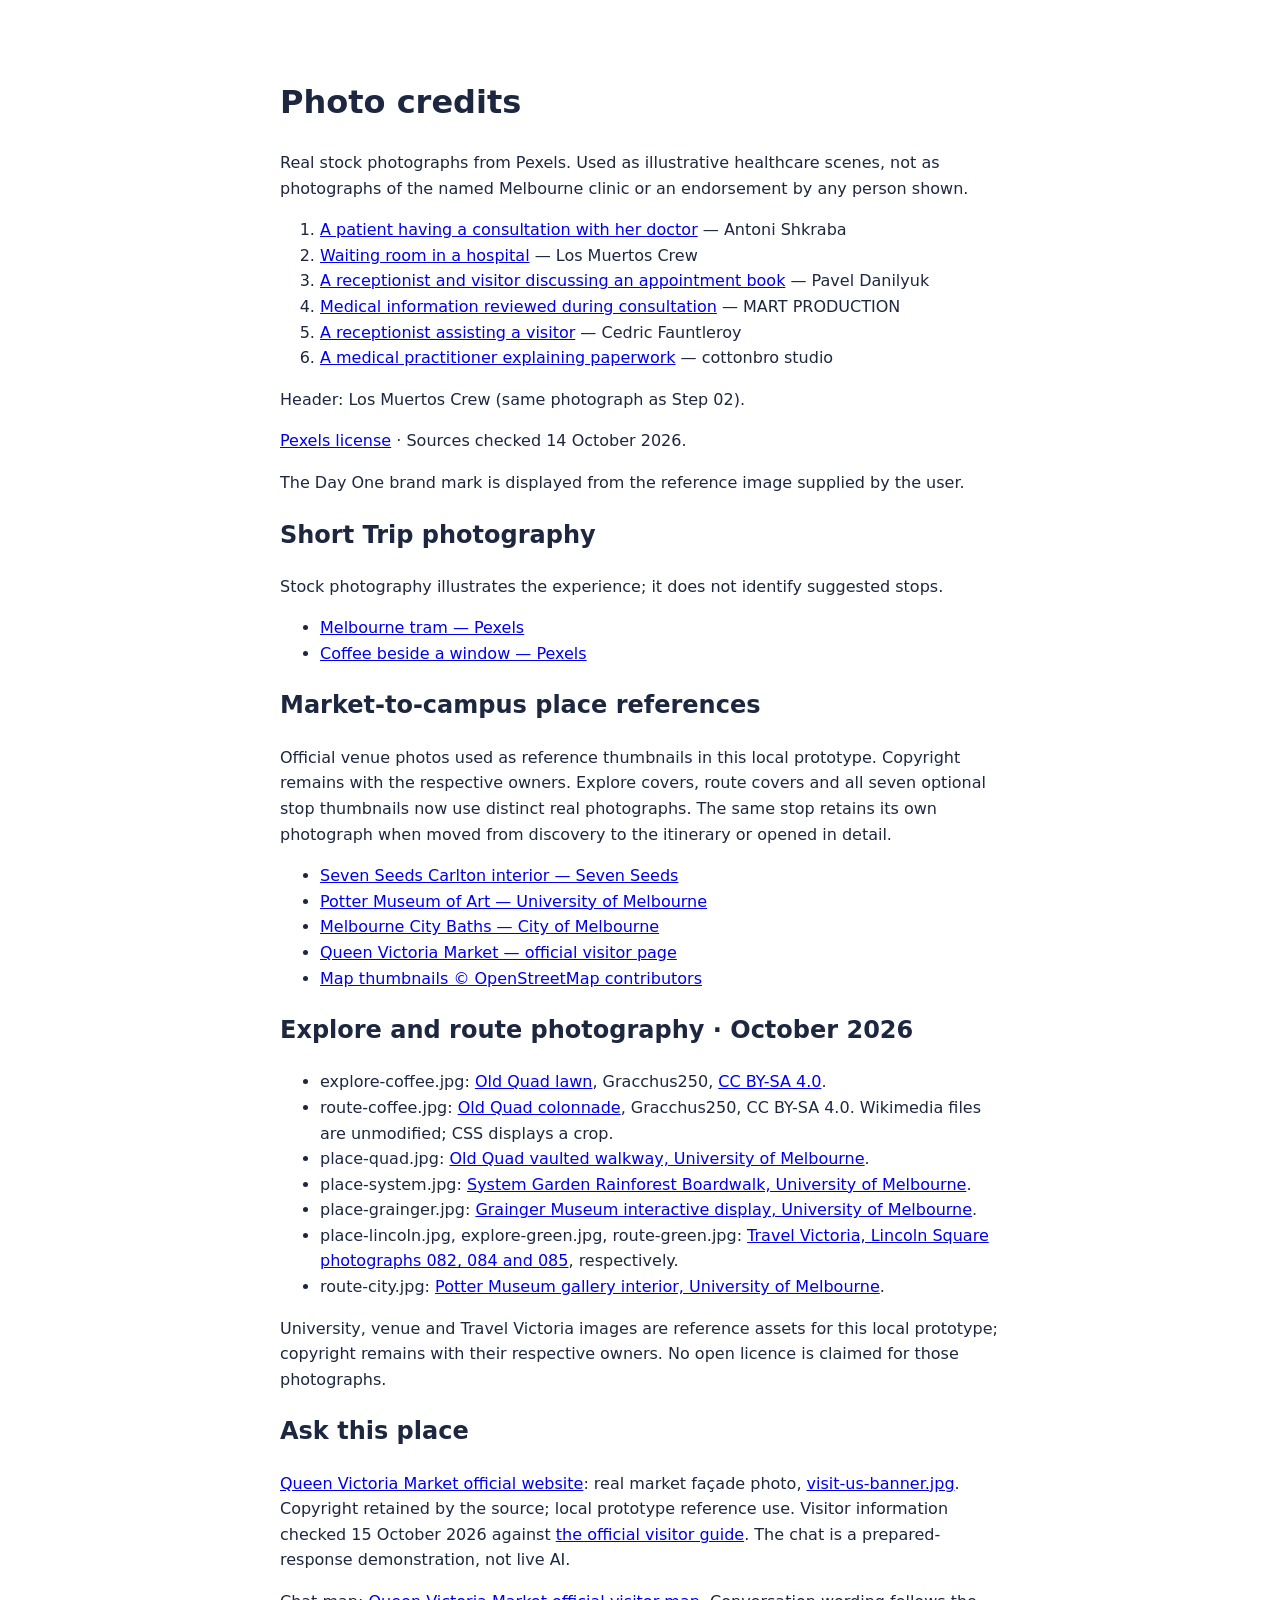
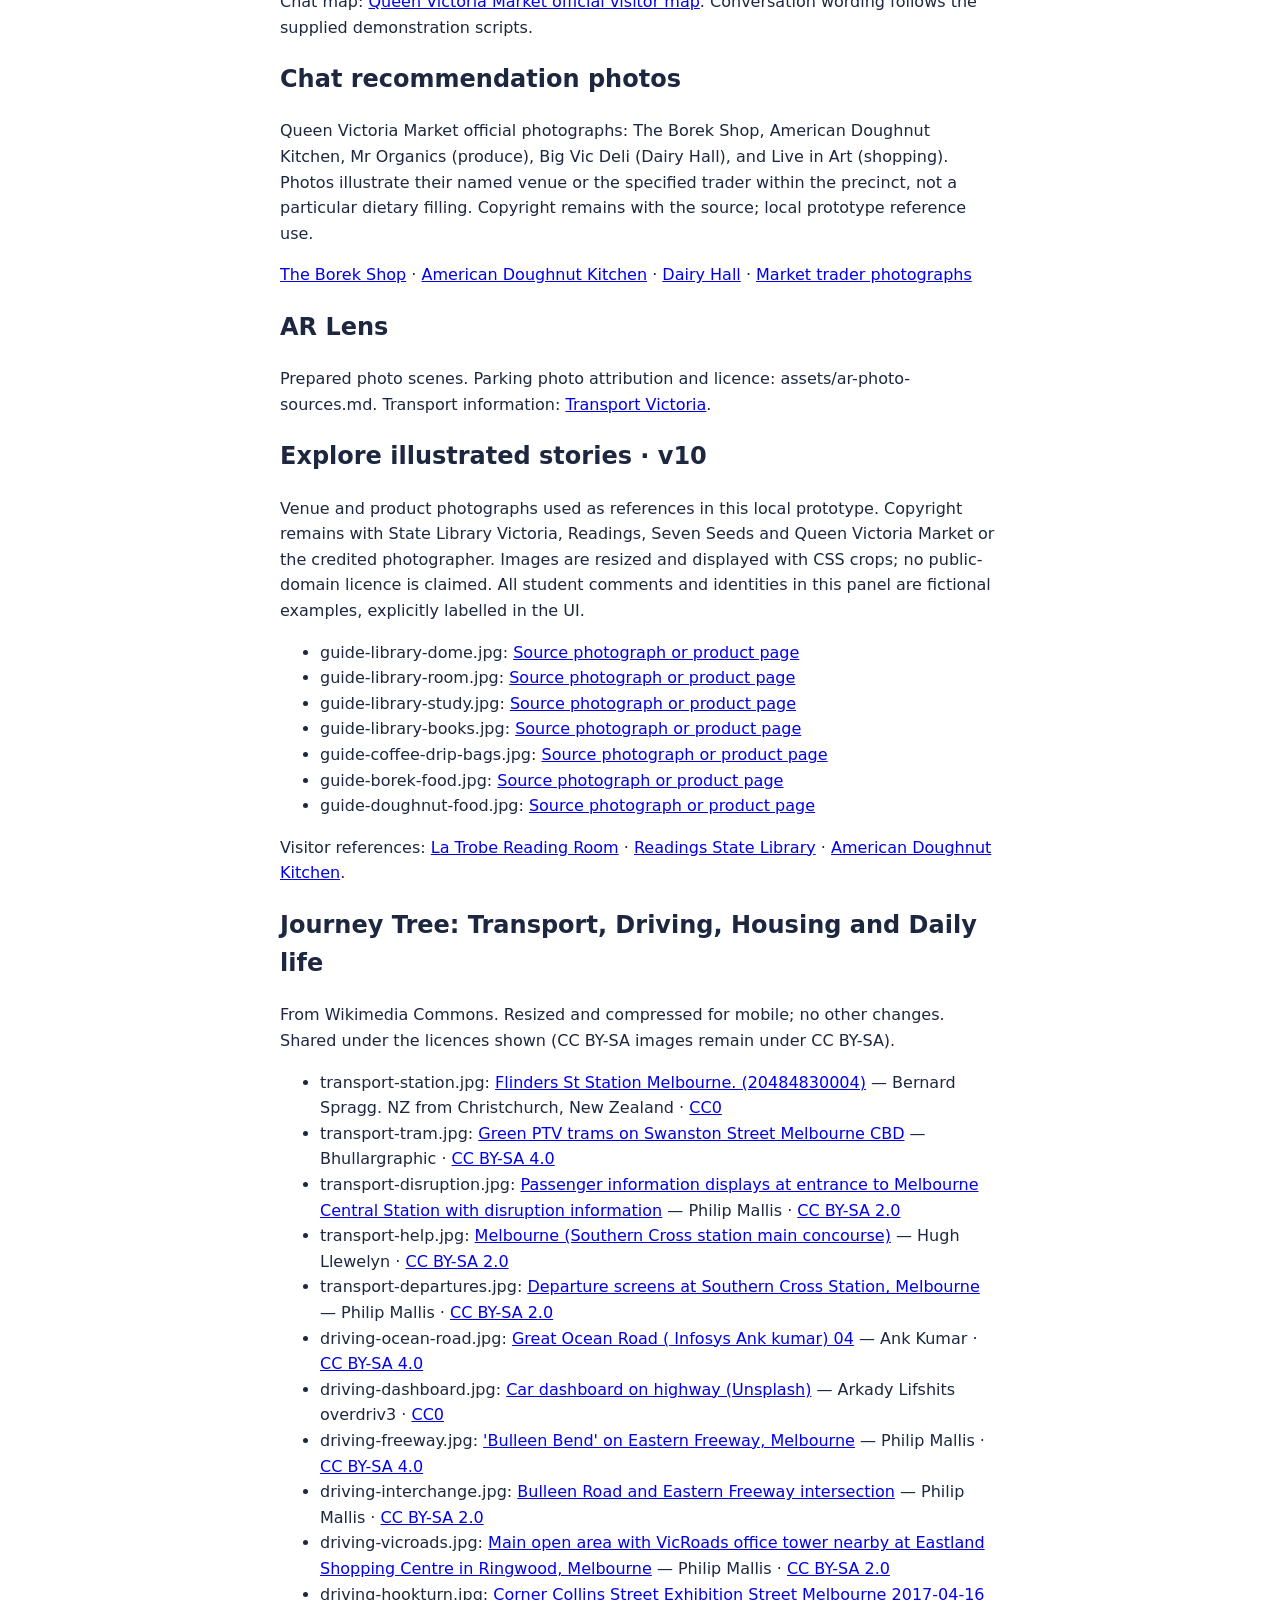
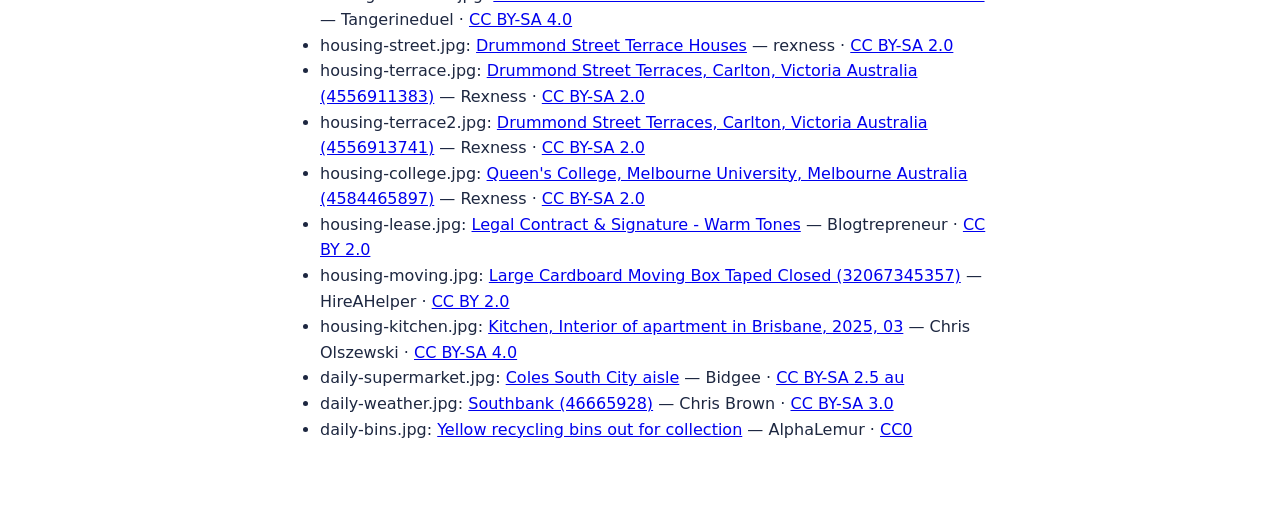
<file: PHOTO-CREDITS.html>
<!doctype html><html lang="en"><meta charset="utf-8"><meta name="viewport" content="width=device-width,initial-scale=1"><title>Day One · Photo credits</title><body style="font:16px/1.6 system-ui;max-width:720px;margin:40px auto;padding:16px;color:#1D2740"><h1>Photo credits</h1><p>Real stock photographs from Pexels. Used as illustrative healthcare scenes, not as photographs of the named Melbourne clinic or an endorsement by any person shown.</p><ol><li><a href="https://www.pexels.com/photo/a-patient-having-a-consultation-with-her-doctor-5214997/">A patient having a consultation with her doctor</a> — Antoni Shkraba</li><li><a href="https://www.pexels.com/photo/waiting-room-in-a-hospital-8459996/">Waiting room in a hospital</a> — Los Muertos Crew</li><li><a href="https://www.pexels.com/photo/woman-at-reception-desk-showing-a-calendar-to-a-man-6809657/">A receptionist and visitor discussing an appointment book</a> — Pavel Danilyuk</li><li><a href="https://www.pexels.com/photo/hands-doctor-health-anonymous-7088834/">Medical information reviewed during consultation</a> — MART PRODUCTION</li><li><a href="https://www.pexels.com/photo/a-receptionist-smiling-at-a-person-4269203/">A receptionist assisting a visitor</a> — Cedric Fauntleroy</li><li><a href="https://www.pexels.com/photo/a-medical-practitioner-showing-a-patient-paper-7578808/">A medical practitioner explaining paperwork</a> — cottonbro studio</li></ol><p>Header: Los Muertos Crew (same photograph as Step 02).</p><p><a href="https://www.pexels.com/license/">Pexels license</a> · Sources checked 14 October 2026.</p><p>The Day One brand mark is displayed from the reference image supplied by the user.</p><section><h2>Short Trip photography</h2><p>Stock photography illustrates the experience; it does not identify suggested stops.</p><ul><li><a href="https://www.pexels.com/photo/modern-tram-on-a-tree-lined-melbourne-street-31603702/">Melbourne tram — Pexels</a></li><li><a href="https://www.pexels.com/photo/a-cup-of-coffee-on-table-near-window-12182491/">Coffee beside a window — Pexels</a></li></ul></section><section><h2>Market-to-campus place references</h2><p>Official venue photos used as reference thumbnails in this local prototype. Copyright remains with the respective owners. Explore covers, route covers and all seven optional stop thumbnails now use distinct real photographs. The same stop retains its own photograph when moved from discovery to the itinerary or opened in detail.</p><ul><li><a href="https://sevenseeds.com.au/pages/seven-seeds-locations">Seven Seeds Carlton interior — Seven Seeds</a></li><li><a href="https://potter-museum.unimelb.edu.au/">Potter Museum of Art — University of Melbourne</a></li><li><a href="https://whatson.melbourne.vic.gov.au/things-to-do/melbourne-city-baths">Melbourne City Baths — City of Melbourne</a></li><li><a href="https://qvm.com.au/visit-us/">Queen Victoria Market — official visitor page</a></li><li><a href="https://www.openstreetmap.org/copyright">Map thumbnails © OpenStreetMap contributors</a></li></ul></section><section><h2>Explore and route photography · October 2026</h2><ul>
<li>explore-coffee.jpg: <a href="https://commons.wikimedia.org/wiki/File:Old_Quad_lawn_University_of_Melbourne_2018.jpg">Old Quad lawn</a>, Gracchus250, <a href="https://creativecommons.org/licenses/by-sa/4.0/">CC BY-SA 4.0</a>.</li>
<li>route-coffee.jpg: <a href="https://commons.wikimedia.org/wiki/File:Old_Quad_colonnade_University_of_Melbourne_2018.jpg">Old Quad colonnade</a>, Gracchus250, CC BY-SA 4.0. Wikimedia files are unmodified; CSS displays a crop.</li>
<li>place-quad.jpg: <a href="https://www.unimelb.edu.au/old-quad">Old Quad vaulted walkway, University of Melbourne</a>.</li>
<li>place-system.jpg: <a href="https://sustainablecampus.unimelb.edu.au/the-system-garden/system-garden-rainforest-boardwalk">System Garden Rainforest Boardwalk, University of Melbourne</a>.</li>
<li>place-grainger.jpg: <a href="https://grainger.unimelb.edu.au/visit">Grainger Museum interactive display, University of Melbourne</a>.</li>
<li>place-lincoln.jpg, explore-green.jpg, route-green.jpg: <a href="https://www.travelvictoria.com.au/carlton/photos/">Travel Victoria, Lincoln Square photographs 082, 084 and 085</a>, respectively.</li>
<li>route-city.jpg: <a href="https://potter-museum.unimelb.edu.au/visit/plan-your-visit">Potter Museum gallery interior, University of Melbourne</a>.</li>
</ul><p>University, venue and Travel Victoria images are reference assets for this local prototype; copyright remains with their respective owners. No open licence is claimed for those photographs.</p></section><section><h2>Ask this place</h2><p><a href="https://qvm.com.au/">Queen Victoria Market official website</a>: real market façade photo, <a href="https://cdn.qvm.com.au/wp-content/uploads/2024/05/visit-us-banner.jpg">visit-us-banner.jpg</a>. Copyright retained by the source; local prototype reference use. Visitor information checked 15 October 2026 against <a href="https://qvm.com.au/visit-us/">the official visitor guide</a>. The chat is a prepared-response demonstration, not live AI.</p></section><p>Chat map: <a href="https://cdn.qvm.com.au/wp-content/uploads/2025/11/Untitled-design-15-1407x1200.png">Queen Victoria Market official visitor map</a>. Conversation wording follows the supplied demonstration scripts.</p><section><h2>Chat recommendation photos</h2><p>Queen Victoria Market official photographs: The Borek Shop, American Doughnut Kitchen, Mr Organics (produce), Big Vic Deli (Dairy Hall), and Live in Art (shopping). Photos illustrate their named venue or the specified trader within the precinct, not a particular dietary filling. Copyright remains with the source; local prototype reference use.</p><p><a href="https://qvm.com.au/shops-stalls/the-borek-shop/">The Borek Shop</a> · <a href="https://qvm.com.au/shops-stalls/american-doughnut-kitchen/">American Doughnut Kitchen</a> · <a href="https://qvm.com.au/market-precincts/dairy-hall/">Dairy Hall</a> · <a href="https://qvm.com.au/">Market trader photographs</a></p></section><section><h2>AR Lens</h2><p>Prepared photo scenes. Parking photo attribution and licence: assets/ar-photo-sources.md. Transport information: <a href="https://transport.vic.gov.au/news-and-resources/campaigns/tap-and-go">Transport Victoria</a>.</p></section><section><h2>Explore illustrated stories · v10</h2><p>Venue and product photographs used as references in this local prototype. Copyright remains with State Library Victoria, Readings, Seven Seeds and Queen Victoria Market or the credited photographer. Images are resized and displayed with CSS crops; no public-domain licence is claimed. All student comments and identities in this panel are fictional examples, explicitly labelled in the UI.</p><ul><li>guide-library-dome.jpg: <a href="https://www.slv.vic.gov.au/sites/default/files/styles/feature_full_width/public/wo_bigideas_dome.jpg?itok=bXoWPUQE">Source photograph or product page</a></li><li>guide-library-room.jpg: <a href="https://www.slv.vic.gov.au/sites/default/files/styles/feature_full_width/public/La%20Trobe%20Reading%20Room%20wide%202.JPG?itok=9GRgTt0K">Source photograph or product page</a></li><li>guide-library-study.jpg: <a href="https://www.slv.vic.gov.au/sites/default/files/styles/feature_full_width/public/Untitled%20design_3.png?itok=8KWQBScY">Source photograph or product page</a></li><li>guide-library-books.jpg: <a href="https://thumbs.readings.com.au/nGaAcPUWbMtudC-xCZoGiAvU4-w=/https://readings-v4-production.s3.amazonaws.com/assets/bd3/57e/e7b/bd357ee7b1615a247de1395405420ca111cc0c48/Readings-SLV.png">Source photograph or product page</a></li><li>guide-coffee-drip-bags.jpg: <a href="https://sevenseeds.com.au/products/coffee-drip-bags">Source photograph or product page</a></li><li>guide-borek-food.jpg: <a href="https://cdn.qvm.com.au/wp-content/uploads/2021/09/Cheese-Borek-1.jpg">Source photograph or product page</a></li><li>guide-doughnut-food.jpg: <a href="https://cdn.qvm.com.au/wp-content/uploads/2020/10/doughnuts-on-tray.jpg">Source photograph or product page</a></li></ul><p>Visitor references: <a href="https://www.slv.vic.gov.au/visit/our-magnificent-spaces/la-trobe-reading-room">La Trobe Reading Room</a> · <a href="https://www.readings.com.au/shops/state-library">Readings State Library</a> · <a href="https://qvm.com.au/shops-stalls/american-doughnut-kitchen/">American Doughnut Kitchen</a>.</p></section><section><h2>Journey Tree: Transport, Driving, Housing and Daily life</h2><p>From Wikimedia Commons. Resized and compressed for mobile; no other changes. Shared under the licences shown (CC BY-SA images remain under CC BY-SA).</p><ul><li>transport-station.jpg: <a href="https://commons.wikimedia.org/wiki/File:Flinders_St_Station_Melbourne._(20484830004).jpg">Flinders St Station Melbourne. (20484830004)</a> — Bernard Spragg. NZ from Christchurch, New Zealand · <a href="https://creativecommons.org/publicdomain/zero/1.0/">CC0</a></li><li>transport-tram.jpg: <a href="https://commons.wikimedia.org/wiki/File:Green_PTV_trams_on_Swanston_Street_Melbourne_CBD.jpg">Green PTV trams on Swanston Street Melbourne CBD</a> — Bhullargraphic · <a href="https://creativecommons.org/licenses/by-sa/4.0/">CC BY-SA 4.0</a></li><li>transport-disruption.jpg: <a href="https://commons.wikimedia.org/wiki/File:Passenger_information_displays_at_entrance_to_Melbourne_Central_Station_with_disruption_information.jpg">Passenger information displays at entrance to Melbourne Central Station with disruption information</a> — Philip Mallis · <a href="https://creativecommons.org/licenses/by-sa/2.0/">CC BY-SA 2.0</a></li><li>transport-help.jpg: <a href="https://commons.wikimedia.org/wiki/File:Melbourne_(Southern_Cross_station_main_concourse).jpg">Melbourne (Southern Cross station main concourse)</a> — Hugh Llewelyn · <a href="https://creativecommons.org/licenses/by-sa/2.0/">CC BY-SA 2.0</a></li><li>transport-departures.jpg: <a href="https://commons.wikimedia.org/wiki/File:Departure_screens_at_Southern_Cross_Station,_Melbourne.jpg">Departure screens at Southern Cross Station, Melbourne</a> — Philip Mallis · <a href="https://creativecommons.org/licenses/by-sa/2.0/">CC BY-SA 2.0</a></li><li>driving-ocean-road.jpg: <a href="https://commons.wikimedia.org/wiki/File:Great_Ocean_Road_(_Infosys_Ank_kumar)_04.jpg">Great Ocean Road ( Infosys Ank kumar) 04</a> — Ank Kumar · <a href="https://creativecommons.org/licenses/by-sa/4.0/">CC BY-SA 4.0</a></li><li>driving-dashboard.jpg: <a href="https://commons.wikimedia.org/wiki/File:Car_dashboard_on_highway_(Unsplash).jpg">Car dashboard on highway (Unsplash)</a> — Arkady Lifshits overdriv3 · <a href="https://creativecommons.org/publicdomain/zero/1.0/">CC0</a></li><li>driving-freeway.jpg: <a href="https://commons.wikimedia.org/wiki/File:%27Bulleen_Bend%27_on_Eastern_Freeway,_Melbourne.jpg">&#39;Bulleen Bend&#39; on Eastern Freeway, Melbourne</a> — Philip Mallis · <a href="https://creativecommons.org/licenses/by-sa/4.0/">CC BY-SA 4.0</a></li><li>driving-interchange.jpg: <a href="https://commons.wikimedia.org/wiki/File:Bulleen_Road_and_Eastern_Freeway_intersection.jpg">Bulleen Road and Eastern Freeway intersection</a> — Philip Mallis · <a href="https://creativecommons.org/licenses/by-sa/2.0/">CC BY-SA 2.0</a></li><li>driving-vicroads.jpg: <a href="https://commons.wikimedia.org/wiki/File:Main_open_area_with_VicRoads_office_tower_nearby_at_Eastland_Shopping_Centre_in_Ringwood,_Melbourne.jpg">Main open area with VicRoads office tower nearby at Eastland Shopping Centre in Ringwood, Melbourne</a> — Philip Mallis · <a href="https://creativecommons.org/licenses/by-sa/2.0/">CC BY-SA 2.0</a></li><li>driving-hookturn.jpg: <a href="https://commons.wikimedia.org/wiki/File:Corner_Collins_Street_Exhibition_Street_Melbourne_2017-04-16.jpg">Corner Collins Street Exhibition Street Melbourne 2017-04-16</a> — Tangerineduel · <a href="https://creativecommons.org/licenses/by-sa/4.0/">CC BY-SA 4.0</a></li><li>housing-street.jpg: <a href="https://commons.wikimedia.org/wiki/File:Drummond_Street_Terrace_Houses.jpg">Drummond Street Terrace Houses</a> — rexness · <a href="https://creativecommons.org/licenses/by-sa/2.0/">CC BY-SA 2.0</a></li><li>housing-terrace.jpg: <a href="https://commons.wikimedia.org/wiki/File:Drummond_Street_Terraces,_Carlton,_Victoria_Australia_(4556911383).jpg">Drummond Street Terraces, Carlton, Victoria Australia (4556911383)</a> — Rexness · <a href="https://creativecommons.org/licenses/by-sa/2.0/">CC BY-SA 2.0</a></li><li>housing-terrace2.jpg: <a href="https://commons.wikimedia.org/wiki/File:Drummond_Street_Terraces,_Carlton,_Victoria_Australia_(4556913741).jpg">Drummond Street Terraces, Carlton, Victoria Australia (4556913741)</a> — Rexness · <a href="https://creativecommons.org/licenses/by-sa/2.0/">CC BY-SA 2.0</a></li><li>housing-college.jpg: <a href="https://commons.wikimedia.org/wiki/File:Queen%27s_College,_Melbourne_University,_Melbourne_Australia_(4584465897).jpg">Queen&#39;s College, Melbourne University, Melbourne Australia (4584465897)</a> — Rexness · <a href="https://creativecommons.org/licenses/by-sa/2.0/">CC BY-SA 2.0</a></li><li>housing-lease.jpg: <a href="https://commons.wikimedia.org/wiki/File:Legal_Contract_%26_Signature_-_Warm_Tones.jpg">Legal Contract &amp; Signature - Warm Tones</a> — Blogtrepreneur · <a href="https://creativecommons.org/licenses/by/2.0/">CC BY 2.0</a></li><li>housing-moving.jpg: <a href="https://commons.wikimedia.org/wiki/File:Large_Cardboard_Moving_Box_Taped_Closed_(32067345357).jpg">Large Cardboard Moving Box Taped Closed (32067345357)</a> — HireAHelper · <a href="https://creativecommons.org/licenses/by/2.0/">CC BY 2.0</a></li><li>housing-kitchen.jpg: <a href="https://commons.wikimedia.org/wiki/File:Kitchen,_Interior_of_apartment_in_Brisbane,_2025,_03.jpg">Kitchen, Interior of apartment in Brisbane, 2025, 03</a> — Chris Olszewski · <a href="https://creativecommons.org/licenses/by-sa/4.0/">CC BY-SA 4.0</a></li><li>daily-supermarket.jpg: <a href="https://commons.wikimedia.org/wiki/File:Coles_South_City_aisle.jpg">Coles South City aisle</a> — Bidgee · <a href="https://creativecommons.org/licenses/by-sa/2.5/au/">CC BY-SA 2.5 au</a></li><li>daily-weather.jpg: <a href="https://commons.wikimedia.org/wiki/File:Southbank_(46665928).jpeg">Southbank (46665928)</a> — Chris Brown · <a href="https://creativecommons.org/licenses/by-sa/3.0/">CC BY-SA 3.0</a></li><li>daily-bins.jpg: <a href="https://commons.wikimedia.org/wiki/File:Yellow_recycling_bins_out_for_collection.jpg">Yellow recycling bins out for collection</a> — AlphaLemur · <a href="https://creativecommons.org/publicdomain/zero/1.0/">CC0</a></li></ul></section></body></html>
</file>
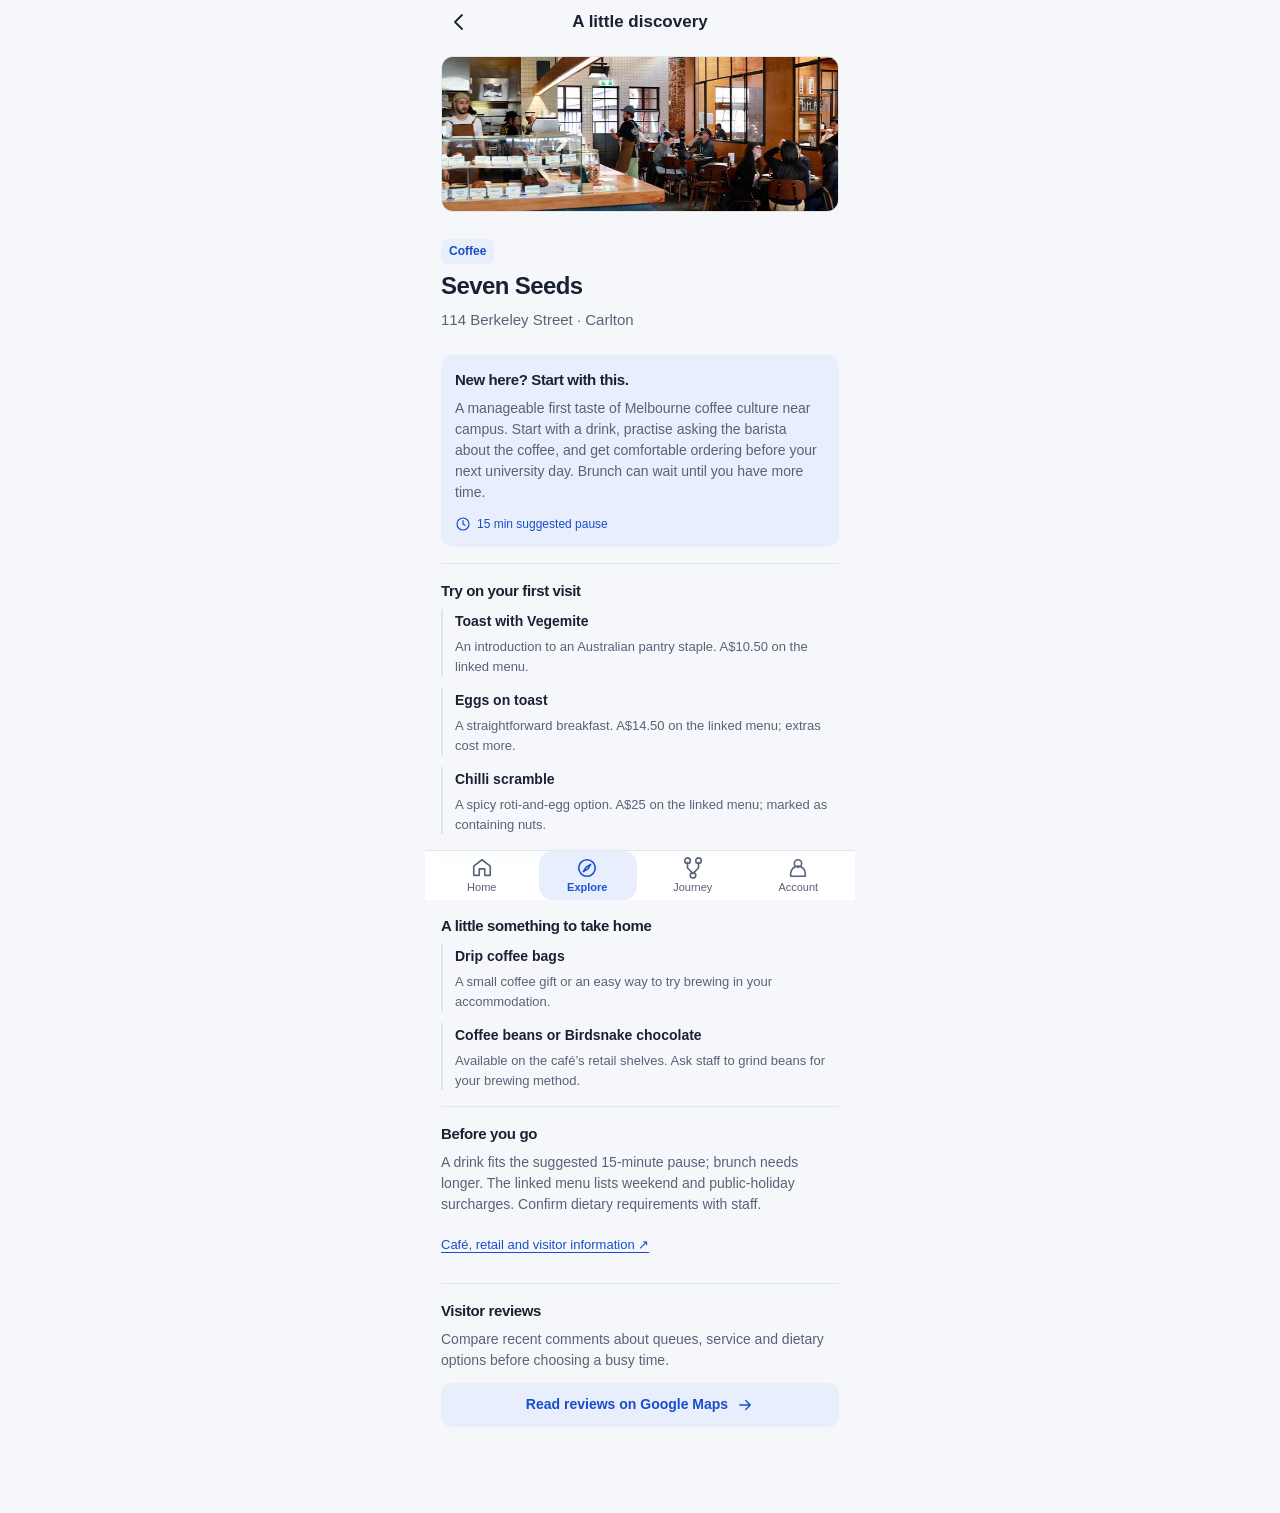
<file: place-guide-preview.html>
<!doctype html><html><head><meta charset="utf-8"><meta name="viewport" content="width=device-width,initial-scale=1,viewport-fit=cover"><meta http-equiv="refresh" content="0;url=index.html?view=place&place=seeds"><title>Day One</title></head><body><a href="index.html?view=place&place=seeds">Open Day One</a><script>location.replace('index.html?view=place&place=seeds')</script></body></html>
</file>
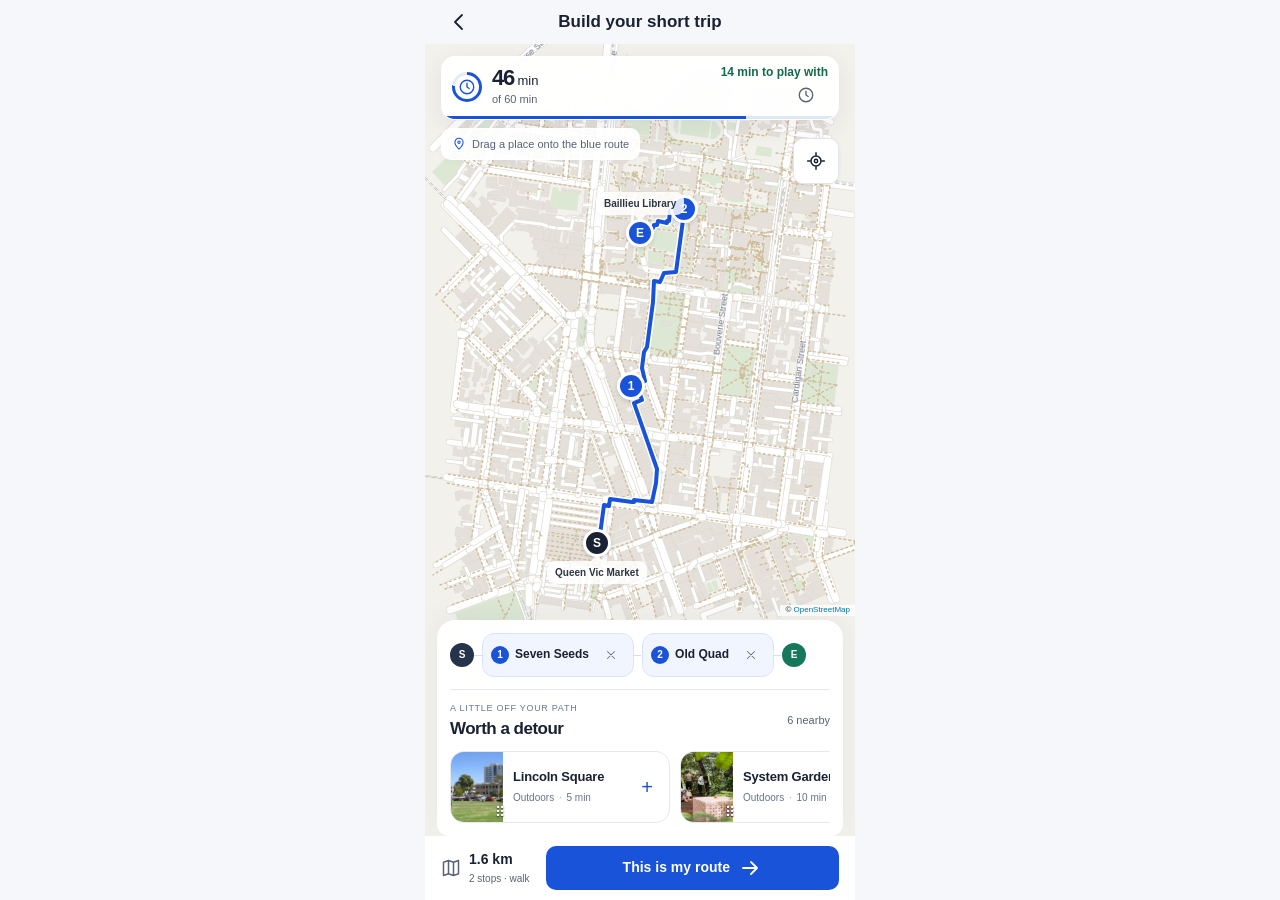
<file: route-studio-preview.html>
<!doctype html><html><head><meta charset="utf-8"><meta name="viewport" content="width=device-width,initial-scale=1,viewport-fit=cover"><meta http-equiv="refresh" content="0;url=index.html?view=route-studio"><title>Day One</title></head><body><a href="index.html?view=route-studio">Open Day One</a><script>location.replace('index.html?view=route-studio')</script></body></html>
</file>
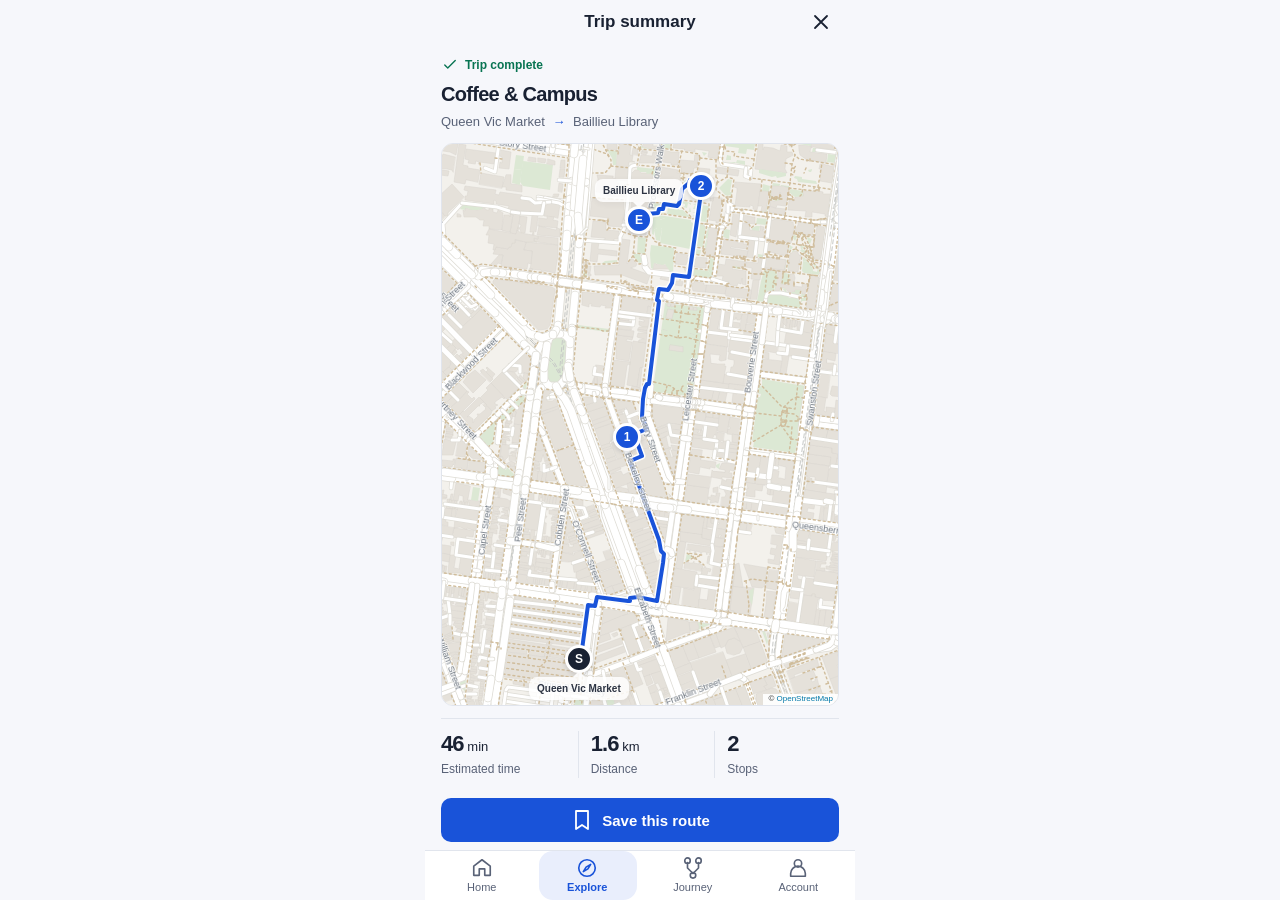
<file: trip-summary-preview.html>
<!doctype html><html><head><meta charset="utf-8"><meta name="viewport" content="width=device-width,initial-scale=1,viewport-fit=cover"><meta http-equiv="refresh" content="0;url=index.html?view=summary"><title>Day One</title></head><body><a href="index.html?view=summary">Open Day One</a><script>location.replace('index.html?view=summary')</script></body></html>
</file>
<file: vendor.css>
/* required styles */

.leaflet-pane,
.leaflet-tile,
.leaflet-marker-icon,
.leaflet-marker-shadow,
.leaflet-tile-container,
.leaflet-pane > svg,
.leaflet-pane > canvas,
.leaflet-zoom-box,
.leaflet-image-layer,
.leaflet-layer {
	position: absolute;
	left: 0;
	top: 0;
	}
.leaflet-container {
	overflow: hidden;
	}
.leaflet-tile,
.leaflet-marker-icon,
.leaflet-marker-shadow {
	-webkit-user-select: none;
	   -moz-user-select: none;
	        user-select: none;
	  -webkit-user-drag: none;
	}
/* Prevents IE11 from highlighting tiles in blue */
.leaflet-tile::selection {
	background: transparent;
}
/* Safari renders non-retina tile on retina better with this, but Chrome is worse */
.leaflet-safari .leaflet-tile {
	image-rendering: -webkit-optimize-contrast;
	}
/* hack that prevents hw layers "stretching" when loading new tiles */
.leaflet-safari .leaflet-tile-container {
	width: 1600px;
	height: 1600px;
	-webkit-transform-origin: 0 0;
	}
.leaflet-marker-icon,
.leaflet-marker-shadow {
	display: block;
	}
/* .leaflet-container svg: reset svg max-width decleration shipped in Joomla! (joomla.org) 3.x */
/* .leaflet-container img: map is broken in FF if you have max-width: 100% on tiles */
.leaflet-container .leaflet-overlay-pane svg {
	max-width: none !important;
	max-height: none !important;
	}
.leaflet-container .leaflet-marker-pane img,
.leaflet-container .leaflet-shadow-pane img,
.leaflet-container .leaflet-tile-pane img,
.leaflet-container img.leaflet-image-layer,
.leaflet-container .leaflet-tile {
	max-width: none !important;
	max-height: none !important;
	width: auto;
	padding: 0;
	}

.leaflet-container img.leaflet-tile {
	/* See: https://bugs.chromium.org/p/chromium/issues/detail?id=600120 */
	mix-blend-mode: plus-lighter;
}

.leaflet-container.leaflet-touch-zoom {
	-ms-touch-action: pan-x pan-y;
	touch-action: pan-x pan-y;
	}
.leaflet-container.leaflet-touch-drag {
	-ms-touch-action: pinch-zoom;
	/* Fallback for FF which doesn't support pinch-zoom */
	touch-action: none;
	touch-action: pinch-zoom;
}
.leaflet-container.leaflet-touch-drag.leaflet-touch-zoom {
	-ms-touch-action: none;
	touch-action: none;
}
.leaflet-container {
	-webkit-tap-highlight-color: transparent;
}
.leaflet-container a {
	-webkit-tap-highlight-color: rgba(51, 181, 229, 0.4);
}
.leaflet-tile {
	filter: inherit;
	visibility: hidden;
	}
.leaflet-tile-loaded {
	visibility: inherit;
	}
.leaflet-zoom-box {
	width: 0;
	height: 0;
	-moz-box-sizing: border-box;
	     box-sizing: border-box;
	z-index: 800;
	}
/* workaround for https://bugzilla.mozilla.org/show_bug.cgi?id=888319 */
.leaflet-overlay-pane svg {
	-moz-user-select: none;
	}

.leaflet-pane         { z-index: 400; }

.leaflet-tile-pane    { z-index: 200; }
.leaflet-overlay-pane { z-index: 400; }
.leaflet-shadow-pane  { z-index: 500; }
.leaflet-marker-pane  { z-index: 600; }
.leaflet-tooltip-pane   { z-index: 650; }
.leaflet-popup-pane   { z-index: 700; }

.leaflet-map-pane canvas { z-index: 100; }
.leaflet-map-pane svg    { z-index: 200; }

.leaflet-vml-shape {
	width: 1px;
	height: 1px;
	}
.lvml {
	behavior: url(#default#VML);
	display: inline-block;
	position: absolute;
	}


/* control positioning */

.leaflet-control {
	position: relative;
	z-index: 800;
	pointer-events: visiblePainted; /* IE 9-10 doesn't have auto */
	pointer-events: auto;
	}
.leaflet-top,
.leaflet-bottom {
	position: absolute;
	z-index: 1000;
	pointer-events: none;
	}
.leaflet-top {
	top: 0;
	}
.leaflet-right {
	right: 0;
	}
.leaflet-bottom {
	bottom: 0;
	}
.leaflet-left {
	left: 0;
	}
.leaflet-control {
	float: left;
	clear: both;
	}
.leaflet-right .leaflet-control {
	float: right;
	}
.leaflet-top .leaflet-control {
	margin-top: 10px;
	}
.leaflet-bottom .leaflet-control {
	margin-bottom: 10px;
	}
.leaflet-left .leaflet-control {
	margin-left: 10px;
	}
.leaflet-right .leaflet-control {
	margin-right: 10px;
	}


/* zoom and fade animations */

.leaflet-fade-anim .leaflet-popup {
	opacity: 0;
	-webkit-transition: opacity 0.2s linear;
	   -moz-transition: opacity 0.2s linear;
	        transition: opacity 0.2s linear;
	}
.leaflet-fade-anim .leaflet-map-pane .leaflet-popup {
	opacity: 1;
	}
.leaflet-zoom-animated {
	-webkit-transform-origin: 0 0;
	    -ms-transform-origin: 0 0;
	        transform-origin: 0 0;
	}
svg.leaflet-zoom-animated {
	will-change: transform;
}

.leaflet-zoom-anim .leaflet-zoom-animated {
	-webkit-transition: -webkit-transform 0.25s cubic-bezier(0,0,0.25,1);
	   -moz-transition:    -moz-transform 0.25s cubic-bezier(0,0,0.25,1);
	        transition:         transform 0.25s cubic-bezier(0,0,0.25,1);
	}
.leaflet-zoom-anim .leaflet-tile,
.leaflet-pan-anim .leaflet-tile {
	-webkit-transition: none;
	   -moz-transition: none;
	        transition: none;
	}

.leaflet-zoom-anim .leaflet-zoom-hide {
	visibility: hidden;
	}


/* cursors */

.leaflet-interactive {
	cursor: pointer;
	}
.leaflet-grab {
	cursor: -webkit-grab;
	cursor:    -moz-grab;
	cursor:         grab;
	}
.leaflet-crosshair,
.leaflet-crosshair .leaflet-interactive {
	cursor: crosshair;
	}
.leaflet-popup-pane,
.leaflet-control {
	cursor: auto;
	}
.leaflet-dragging .leaflet-grab,
.leaflet-dragging .leaflet-grab .leaflet-interactive,
.leaflet-dragging .leaflet-marker-draggable {
	cursor: move;
	cursor: -webkit-grabbing;
	cursor:    -moz-grabbing;
	cursor:         grabbing;
	}

/* marker & overlays interactivity */
.leaflet-marker-icon,
.leaflet-marker-shadow,
.leaflet-image-layer,
.leaflet-pane > svg path,
.leaflet-tile-container {
	pointer-events: none;
	}

.leaflet-marker-icon.leaflet-interactive,
.leaflet-image-layer.leaflet-interactive,
.leaflet-pane > svg path.leaflet-interactive,
svg.leaflet-image-layer.leaflet-interactive path {
	pointer-events: visiblePainted; /* IE 9-10 doesn't have auto */
	pointer-events: auto;
	}

/* visual tweaks */

.leaflet-container {
	background: #ddd;
	outline-offset: 1px;
	}
.leaflet-container a {
	color: #0078A8;
	}
.leaflet-zoom-box {
	border: 2px dotted #38f;
	background: rgba(255,255,255,0.5);
	}


/* general typography */
.leaflet-container {
	font-family: "Helvetica Neue", Arial, Helvetica, sans-serif;
	font-size: 12px;
	font-size: 0.75rem;
	line-height: 1.5;
	}


/* general toolbar styles */

.leaflet-bar {
	box-shadow: 0 1px 5px rgba(0,0,0,0.65);
	border-radius: 4px;
	}
.leaflet-bar a {
	background-color: #fff;
	border-bottom: 1px solid #ccc;
	width: 26px;
	height: 26px;
	line-height: 26px;
	display: block;
	text-align: center;
	text-decoration: none;
	color: black;
	}
.leaflet-bar a,
.leaflet-control-layers-toggle {
	background-position: 50% 50%;
	background-repeat: no-repeat;
	display: block;
	}
.leaflet-bar a:hover,
.leaflet-bar a:focus {
	background-color: #f4f4f4;
	}
.leaflet-bar a:first-child {
	border-top-left-radius: 4px;
	border-top-right-radius: 4px;
	}
.leaflet-bar a:last-child {
	border-bottom-left-radius: 4px;
	border-bottom-right-radius: 4px;
	border-bottom: none;
	}
.leaflet-bar a.leaflet-disabled {
	cursor: default;
	background-color: #f4f4f4;
	color: #bbb;
	}

.leaflet-touch .leaflet-bar a {
	width: 30px;
	height: 30px;
	line-height: 30px;
	}
.leaflet-touch .leaflet-bar a:first-child {
	border-top-left-radius: 2px;
	border-top-right-radius: 2px;
	}
.leaflet-touch .leaflet-bar a:last-child {
	border-bottom-left-radius: 2px;
	border-bottom-right-radius: 2px;
	}

/* zoom control */

.leaflet-control-zoom-in,
.leaflet-control-zoom-out {
	font: bold 18px 'Lucida Console', Monaco, monospace;
	text-indent: 1px;
	}

.leaflet-touch .leaflet-control-zoom-in, .leaflet-touch .leaflet-control-zoom-out  {
	font-size: 22px;
	}


/* layers control */

.leaflet-control-layers {
	box-shadow: 0 1px 5px rgba(0,0,0,0.4);
	background: #fff;
	border-radius: 5px;
	}
.leaflet-control-layers-toggle {
	background-image: url(images/layers.png);
	width: 36px;
	height: 36px;
	}
.leaflet-retina .leaflet-control-layers-toggle {
	background-image: url(images/layers-2x.png);
	background-size: 26px 26px;
	}
.leaflet-touch .leaflet-control-layers-toggle {
	width: 44px;
	height: 44px;
	}
.leaflet-control-layers .leaflet-control-layers-list,
.leaflet-control-layers-expanded .leaflet-control-layers-toggle {
	display: none;
	}
.leaflet-control-layers-expanded .leaflet-control-layers-list {
	display: block;
	position: relative;
	}
.leaflet-control-layers-expanded {
	padding: 6px 10px 6px 6px;
	color: #333;
	background: #fff;
	}
.leaflet-control-layers-scrollbar {
	overflow-y: scroll;
	overflow-x: hidden;
	padding-right: 5px;
	}
.leaflet-control-layers-selector {
	margin-top: 2px;
	position: relative;
	top: 1px;
	}
.leaflet-control-layers label {
	display: block;
	font-size: 13px;
	font-size: 1.08333em;
	}
.leaflet-control-layers-separator {
	height: 0;
	border-top: 1px solid #ddd;
	margin: 5px -10px 5px -6px;
	}

/* Default icon URLs */
.leaflet-default-icon-path { /* used only in path-guessing heuristic, see L.Icon.Default */
	background-image: url(images/marker-icon.png);
	}


/* attribution and scale controls */

.leaflet-container .leaflet-control-attribution {
	background: #fff;
	background: rgba(255, 255, 255, 0.8);
	margin: 0;
	}
.leaflet-control-attribution,
.leaflet-control-scale-line {
	padding: 0 5px;
	color: #333;
	line-height: 1.4;
	}
.leaflet-control-attribution a {
	text-decoration: none;
	}
.leaflet-control-attribution a:hover,
.leaflet-control-attribution a:focus {
	text-decoration: underline;
	}
.leaflet-attribution-flag {
	display: inline !important;
	vertical-align: baseline !important;
	width: 1em;
	height: 0.6669em;
	}
.leaflet-left .leaflet-control-scale {
	margin-left: 5px;
	}
.leaflet-bottom .leaflet-control-scale {
	margin-bottom: 5px;
	}
.leaflet-control-scale-line {
	border: 2px solid #777;
	border-top: none;
	line-height: 1.1;
	padding: 2px 5px 1px;
	white-space: nowrap;
	-moz-box-sizing: border-box;
	     box-sizing: border-box;
	background: rgba(255, 255, 255, 0.8);
	text-shadow: 1px 1px #fff;
	}
.leaflet-control-scale-line:not(:first-child) {
	border-top: 2px solid #777;
	border-bottom: none;
	margin-top: -2px;
	}
.leaflet-control-scale-line:not(:first-child):not(:last-child) {
	border-bottom: 2px solid #777;
	}

.leaflet-touch .leaflet-control-attribution,
.leaflet-touch .leaflet-control-layers,
.leaflet-touch .leaflet-bar {
	box-shadow: none;
	}
.leaflet-touch .leaflet-control-layers,
.leaflet-touch .leaflet-bar {
	border: 2px solid rgba(0,0,0,0.2);
	background-clip: padding-box;
	}


/* popup */

.leaflet-popup {
	position: absolute;
	text-align: center;
	margin-bottom: 20px;
	}
.leaflet-popup-content-wrapper {
	padding: 1px;
	text-align: left;
	border-radius: 12px;
	}
.leaflet-popup-content {
	margin: 13px 24px 13px 20px;
	line-height: 1.3;
	font-size: 13px;
	font-size: 1.08333em;
	min-height: 1px;
	}
.leaflet-popup-content p {
	margin: 17px 0;
	margin: 1.3em 0;
	}
.leaflet-popup-tip-container {
	width: 40px;
	height: 20px;
	position: absolute;
	left: 50%;
	margin-top: -1px;
	margin-left: -20px;
	overflow: hidden;
	pointer-events: none;
	}
.leaflet-popup-tip {
	width: 17px;
	height: 17px;
	padding: 1px;

	margin: -10px auto 0;
	pointer-events: auto;

	-webkit-transform: rotate(45deg);
	   -moz-transform: rotate(45deg);
	    -ms-transform: rotate(45deg);
	        transform: rotate(45deg);
	}
.leaflet-popup-content-wrapper,
.leaflet-popup-tip {
	background: white;
	color: #333;
	box-shadow: 0 3px 14px rgba(0,0,0,0.4);
	}
.leaflet-container a.leaflet-popup-close-button {
	position: absolute;
	top: 0;
	right: 0;
	border: none;
	text-align: center;
	width: 24px;
	height: 24px;
	font: 16px/24px Tahoma, Verdana, sans-serif;
	color: #757575;
	text-decoration: none;
	background: transparent;
	}
.leaflet-container a.leaflet-popup-close-button:hover,
.leaflet-container a.leaflet-popup-close-button:focus {
	color: #585858;
	}
.leaflet-popup-scrolled {
	overflow: auto;
	}

.leaflet-oldie .leaflet-popup-content-wrapper {
	-ms-zoom: 1;
	}
.leaflet-oldie .leaflet-popup-tip {
	width: 24px;
	margin: 0 auto;

	-ms-filter: "progid:DXImageTransform.Microsoft.Matrix(M11=0.70710678, M12=0.70710678, M21=-0.70710678, M22=0.70710678)";
	filter: progid:DXImageTransform.Microsoft.Matrix(M11=0.70710678, M12=0.70710678, M21=-0.70710678, M22=0.70710678);
	}

.leaflet-oldie .leaflet-control-zoom,
.leaflet-oldie .leaflet-control-layers,
.leaflet-oldie .leaflet-popup-content-wrapper,
.leaflet-oldie .leaflet-popup-tip {
	border: 1px solid #999;
	}


/* div icon */

.leaflet-div-icon {
	background: #fff;
	border: 1px solid #666;
	}


/* Tooltip */
/* Base styles for the element that has a tooltip */
.leaflet-tooltip {
	position: absolute;
	padding: 6px;
	background-color: #fff;
	border: 1px solid #fff;
	border-radius: 3px;
	color: #222;
	white-space: nowrap;
	-webkit-user-select: none;
	-moz-user-select: none;
	-ms-user-select: none;
	user-select: none;
	pointer-events: none;
	box-shadow: 0 1px 3px rgba(0,0,0,0.4);
	}
.leaflet-tooltip.leaflet-interactive {
	cursor: pointer;
	pointer-events: auto;
	}
.leaflet-tooltip-top:before,
.leaflet-tooltip-bottom:before,
.leaflet-tooltip-left:before,
.leaflet-tooltip-right:before {
	position: absolute;
	pointer-events: none;
	border: 6px solid transparent;
	background: transparent;
	content: "";
	}

/* Directions */

.leaflet-tooltip-bottom {
	margin-top: 6px;
}
.leaflet-tooltip-top {
	margin-top: -6px;
}
.leaflet-tooltip-bottom:before,
.leaflet-tooltip-top:before {
	left: 50%;
	margin-left: -6px;
	}
.leaflet-tooltip-top:before {
	bottom: 0;
	margin-bottom: -12px;
	border-top-color: #fff;
	}
.leaflet-tooltip-bottom:before {
	top: 0;
	margin-top: -12px;
	margin-left: -6px;
	border-bottom-color: #fff;
	}
.leaflet-tooltip-left {
	margin-left: -6px;
}
.leaflet-tooltip-right {
	margin-left: 6px;
}
.leaflet-tooltip-left:before,
.leaflet-tooltip-right:before {
	top: 50%;
	margin-top: -6px;
	}
.leaflet-tooltip-left:before {
	right: 0;
	margin-right: -12px;
	border-left-color: #fff;
	}
.leaflet-tooltip-right:before {
	left: 0;
	margin-left: -12px;
	border-right-color: #fff;
	}

/* Printing */

@media print {
	/* Prevent printers from removing background-images of controls. */
	.leaflet-control {
		-webkit-print-color-adjust: exact;
		print-color-adjust: exact;
		}
	}

.maplibregl-map{font:12px/20px Helvetica Neue,Arial,Helvetica,sans-serif;overflow:hidden;position:relative;-webkit-tap-highlight-color:rgb(0 0 0/0)}.maplibregl-canvas{left:0;position:absolute;top:0}.maplibregl-map:fullscreen{height:100%;width:100%}.maplibregl-ctrl-group button.maplibregl-ctrl-compass{touch-action:none}.maplibregl-canvas-container.maplibregl-interactive,.maplibregl-ctrl-group button.maplibregl-ctrl-compass{cursor:grab;-webkit-user-select:none;-moz-user-select:none;user-select:none}.maplibregl-canvas-container.maplibregl-interactive.maplibregl-track-pointer{cursor:pointer}.maplibregl-canvas-container.maplibregl-interactive:active,.maplibregl-ctrl-group button.maplibregl-ctrl-compass:active{cursor:grabbing}.maplibregl-canvas-container.maplibregl-touch-zoom-rotate,.maplibregl-canvas-container.maplibregl-touch-zoom-rotate .maplibregl-canvas{touch-action:pan-x pan-y}.maplibregl-canvas-container.maplibregl-touch-drag-pan,.maplibregl-canvas-container.maplibregl-touch-drag-pan .maplibregl-canvas{touch-action:pinch-zoom}.maplibregl-canvas-container.maplibregl-touch-zoom-rotate.maplibregl-touch-drag-pan,.maplibregl-canvas-container.maplibregl-touch-zoom-rotate.maplibregl-touch-drag-pan .maplibregl-canvas{touch-action:none}.maplibregl-canvas-container.maplibregl-touch-drag-pan.maplibregl-cooperative-gestures,.maplibregl-canvas-container.maplibregl-touch-drag-pan.maplibregl-cooperative-gestures .maplibregl-canvas{touch-action:pan-x pan-y}.maplibregl-ctrl-bottom-left,.maplibregl-ctrl-bottom-right,.maplibregl-ctrl-top-left,.maplibregl-ctrl-top-right{pointer-events:none;position:absolute;z-index:2}.maplibregl-ctrl-top-left{left:0;top:0}.maplibregl-ctrl-top-right{right:0;top:0}.maplibregl-ctrl-bottom-left{bottom:0;left:0}.maplibregl-ctrl-bottom-right{bottom:0;right:0}.maplibregl-ctrl{clear:both;pointer-events:auto;transform:translate(0)}.maplibregl-ctrl-top-left .maplibregl-ctrl{float:left;margin:10px 0 0 10px}.maplibregl-ctrl-top-right .maplibregl-ctrl{float:right;margin:10px 10px 0 0}.maplibregl-ctrl-bottom-left .maplibregl-ctrl{float:left;margin:0 0 10px 10px}.maplibregl-ctrl-bottom-right .maplibregl-ctrl{float:right;margin:0 10px 10px 0}.maplibregl-ctrl-group{background:#fff;border-radius:4px}.maplibregl-ctrl-group:not(:empty){box-shadow:0 0 0 2px rgba(0,0,0,.1)}@media (forced-colors:active){.maplibregl-ctrl-group:not(:empty){box-shadow:0 0 0 2px ButtonText}}.maplibregl-ctrl-group button{background-color:transparent;border:0;box-sizing:border-box;cursor:pointer;display:block;height:29px;outline:none;padding:0;width:29px}.maplibregl-ctrl-group button+button{border-top:1px solid #ddd}.maplibregl-ctrl button .maplibregl-ctrl-icon{background-position:50%;background-repeat:no-repeat;display:block;height:100%;width:100%}@media (forced-colors:active){.maplibregl-ctrl-icon{background-color:transparent}.maplibregl-ctrl-group button+button{border-top:1px solid ButtonText}}.maplibregl-ctrl button::-moz-focus-inner{border:0;padding:0}.maplibregl-ctrl-attrib-button:focus,.maplibregl-ctrl-group button:focus{box-shadow:0 0 2px 2px #0096ff}.maplibregl-ctrl button:disabled{cursor:not-allowed}.maplibregl-ctrl button:disabled .maplibregl-ctrl-icon{opacity:.25}@media (hover:hover){.maplibregl-ctrl button:not(:disabled):hover{background-color:rgb(0 0 0/5%)}}.maplibregl-ctrl button:not(:disabled):active{background-color:rgb(0 0 0/5%)}.maplibregl-ctrl-group button:focus:focus-visible{box-shadow:0 0 2px 2px #0096ff}.maplibregl-ctrl-group button:focus:not(:focus-visible){box-shadow:none}.maplibregl-ctrl-group button:focus:first-child{border-radius:4px 4px 0 0}.maplibregl-ctrl-group button:focus:last-child{border-radius:0 0 4px 4px}.maplibregl-ctrl-group button:focus:only-child{border-radius:inherit}.maplibregl-ctrl button.maplibregl-ctrl-zoom-out .maplibregl-ctrl-icon{background-image:url("data:image/svg+xml;charset=utf-8,%3Csvg xmlns='http://www.w3.org/2000/svg' width='29' height='29' fill='%23333' viewBox='0 0 29 29'%3E%3Cpath d='M10 13c-.75 0-1.5.75-1.5 1.5S9.25 16 10 16h9c.75 0 1.5-.75 1.5-1.5S19.75 13 19 13z'/%3E%3C/svg%3E")}.maplibregl-ctrl button.maplibregl-ctrl-zoom-in .maplibregl-ctrl-icon{background-image:url("data:image/svg+xml;charset=utf-8,%3Csvg xmlns='http://www.w3.org/2000/svg' width='29' height='29' fill='%23333' viewBox='0 0 29 29'%3E%3Cpath d='M14.5 8.5c-.75 0-1.5.75-1.5 1.5v3h-3c-.75 0-1.5.75-1.5 1.5S9.25 16 10 16h3v3c0 .75.75 1.5 1.5 1.5S16 19.75 16 19v-3h3c.75 0 1.5-.75 1.5-1.5S19.75 13 19 13h-3v-3c0-.75-.75-1.5-1.5-1.5'/%3E%3C/svg%3E")}@media (forced-colors:active){.maplibregl-ctrl button.maplibregl-ctrl-zoom-out .maplibregl-ctrl-icon{background-image:url("data:image/svg+xml;charset=utf-8,%3Csvg xmlns='http://www.w3.org/2000/svg' width='29' height='29' fill='%23fff' viewBox='0 0 29 29'%3E%3Cpath d='M10 13c-.75 0-1.5.75-1.5 1.5S9.25 16 10 16h9c.75 0 1.5-.75 1.5-1.5S19.75 13 19 13z'/%3E%3C/svg%3E")}.maplibregl-ctrl button.maplibregl-ctrl-zoom-in .maplibregl-ctrl-icon{background-image:url("data:image/svg+xml;charset=utf-8,%3Csvg xmlns='http://www.w3.org/2000/svg' width='29' height='29' fill='%23fff' viewBox='0 0 29 29'%3E%3Cpath d='M14.5 8.5c-.75 0-1.5.75-1.5 1.5v3h-3c-.75 0-1.5.75-1.5 1.5S9.25 16 10 16h3v3c0 .75.75 1.5 1.5 1.5S16 19.75 16 19v-3h3c.75 0 1.5-.75 1.5-1.5S19.75 13 19 13h-3v-3c0-.75-.75-1.5-1.5-1.5'/%3E%3C/svg%3E")}}@media (forced-colors:active) and (prefers-color-scheme:light){.maplibregl-ctrl button.maplibregl-ctrl-zoom-out .maplibregl-ctrl-icon{background-image:url("data:image/svg+xml;charset=utf-8,%3Csvg xmlns='http://www.w3.org/2000/svg' width='29' height='29' viewBox='0 0 29 29'%3E%3Cpath d='M10 13c-.75 0-1.5.75-1.5 1.5S9.25 16 10 16h9c.75 0 1.5-.75 1.5-1.5S19.75 13 19 13z'/%3E%3C/svg%3E")}.maplibregl-ctrl button.maplibregl-ctrl-zoom-in .maplibregl-ctrl-icon{background-image:url("data:image/svg+xml;charset=utf-8,%3Csvg xmlns='http://www.w3.org/2000/svg' width='29' height='29' viewBox='0 0 29 29'%3E%3Cpath d='M14.5 8.5c-.75 0-1.5.75-1.5 1.5v3h-3c-.75 0-1.5.75-1.5 1.5S9.25 16 10 16h3v3c0 .75.75 1.5 1.5 1.5S16 19.75 16 19v-3h3c.75 0 1.5-.75 1.5-1.5S19.75 13 19 13h-3v-3c0-.75-.75-1.5-1.5-1.5'/%3E%3C/svg%3E")}}.maplibregl-ctrl button.maplibregl-ctrl-fullscreen .maplibregl-ctrl-icon{background-image:url("data:image/svg+xml;charset=utf-8,%3Csvg xmlns='http://www.w3.org/2000/svg' width='29' height='29' fill='%23333' viewBox='0 0 29 29'%3E%3Cpath d='M24 16v5.5c0 1.75-.75 2.5-2.5 2.5H16v-1l3-1.5-4-5.5 1-1 5.5 4 1.5-3zM6 16l1.5 3 5.5-4 1 1-4 5.5 3 1.5v1H7.5C5.75 24 5 23.25 5 21.5V16zm7-11v1l-3 1.5 4 5.5-1 1-5.5-4L6 13H5V7.5C5 5.75 5.75 5 7.5 5zm11 2.5c0-1.75-.75-2.5-2.5-2.5H16v1l3 1.5-4 5.5 1 1 5.5-4 1.5 3h1z'/%3E%3C/svg%3E")}.maplibregl-ctrl button.maplibregl-ctrl-shrink .maplibregl-ctrl-icon{background-image:url("data:image/svg+xml;charset=utf-8,%3Csvg xmlns='http://www.w3.org/2000/svg' width='29' height='29' viewBox='0 0 29 29'%3E%3Cpath d='M18.5 16c-1.75 0-2.5.75-2.5 2.5V24h1l1.5-3 5.5 4 1-1-4-5.5 3-1.5v-1zM13 18.5c0-1.75-.75-2.5-2.5-2.5H5v1l3 1.5L4 24l1 1 5.5-4 1.5 3h1zm3-8c0 1.75.75 2.5 2.5 2.5H24v-1l-3-1.5L25 5l-1-1-5.5 4L17 5h-1zM10.5 13c1.75 0 2.5-.75 2.5-2.5V5h-1l-1.5 3L5 4 4 5l4 5.5L5 12v1z'/%3E%3C/svg%3E")}@media (forced-colors:active){.maplibregl-ctrl button.maplibregl-ctrl-fullscreen .maplibregl-ctrl-icon{background-image:url("data:image/svg+xml;charset=utf-8,%3Csvg xmlns='http://www.w3.org/2000/svg' width='29' height='29' fill='%23fff' viewBox='0 0 29 29'%3E%3Cpath d='M24 16v5.5c0 1.75-.75 2.5-2.5 2.5H16v-1l3-1.5-4-5.5 1-1 5.5 4 1.5-3zM6 16l1.5 3 5.5-4 1 1-4 5.5 3 1.5v1H7.5C5.75 24 5 23.25 5 21.5V16zm7-11v1l-3 1.5 4 5.5-1 1-5.5-4L6 13H5V7.5C5 5.75 5.75 5 7.5 5zm11 2.5c0-1.75-.75-2.5-2.5-2.5H16v1l3 1.5-4 5.5 1 1 5.5-4 1.5 3h1z'/%3E%3C/svg%3E")}.maplibregl-ctrl button.maplibregl-ctrl-shrink .maplibregl-ctrl-icon{background-image:url("data:image/svg+xml;charset=utf-8,%3Csvg xmlns='http://www.w3.org/2000/svg' width='29' height='29' fill='%23fff' viewBox='0 0 29 29'%3E%3Cpath d='M18.5 16c-1.75 0-2.5.75-2.5 2.5V24h1l1.5-3 5.5 4 1-1-4-5.5 3-1.5v-1zM13 18.5c0-1.75-.75-2.5-2.5-2.5H5v1l3 1.5L4 24l1 1 5.5-4 1.5 3h1zm3-8c0 1.75.75 2.5 2.5 2.5H24v-1l-3-1.5L25 5l-1-1-5.5 4L17 5h-1zM10.5 13c1.75 0 2.5-.75 2.5-2.5V5h-1l-1.5 3L5 4 4 5l4 5.5L5 12v1z'/%3E%3C/svg%3E")}}@media (forced-colors:active) and (prefers-color-scheme:light){.maplibregl-ctrl button.maplibregl-ctrl-fullscreen .maplibregl-ctrl-icon{background-image:url("data:image/svg+xml;charset=utf-8,%3Csvg xmlns='http://www.w3.org/2000/svg' width='29' height='29' viewBox='0 0 29 29'%3E%3Cpath d='M24 16v5.5c0 1.75-.75 2.5-2.5 2.5H16v-1l3-1.5-4-5.5 1-1 5.5 4 1.5-3zM6 16l1.5 3 5.5-4 1 1-4 5.5 3 1.5v1H7.5C5.75 24 5 23.25 5 21.5V16zm7-11v1l-3 1.5 4 5.5-1 1-5.5-4L6 13H5V7.5C5 5.75 5.75 5 7.5 5zm11 2.5c0-1.75-.75-2.5-2.5-2.5H16v1l3 1.5-4 5.5 1 1 5.5-4 1.5 3h1z'/%3E%3C/svg%3E")}.maplibregl-ctrl button.maplibregl-ctrl-shrink .maplibregl-ctrl-icon{background-image:url("data:image/svg+xml;charset=utf-8,%3Csvg xmlns='http://www.w3.org/2000/svg' width='29' height='29' viewBox='0 0 29 29'%3E%3Cpath d='M18.5 16c-1.75 0-2.5.75-2.5 2.5V24h1l1.5-3 5.5 4 1-1-4-5.5 3-1.5v-1zM13 18.5c0-1.75-.75-2.5-2.5-2.5H5v1l3 1.5L4 24l1 1 5.5-4 1.5 3h1zm3-8c0 1.75.75 2.5 2.5 2.5H24v-1l-3-1.5L25 5l-1-1-5.5 4L17 5h-1zM10.5 13c1.75 0 2.5-.75 2.5-2.5V5h-1l-1.5 3L5 4 4 5l4 5.5L5 12v1z'/%3E%3C/svg%3E")}}.maplibregl-ctrl button.maplibregl-ctrl-compass .maplibregl-ctrl-icon{background-image:url("data:image/svg+xml;charset=utf-8,%3Csvg xmlns='http://www.w3.org/2000/svg' width='29' height='29' fill='%23333' viewBox='0 0 29 29'%3E%3Cpath d='m10.5 14 4-8 4 8z'/%3E%3Cpath fill='%23ccc' d='m10.5 16 4 8 4-8z'/%3E%3C/svg%3E")}@media (forced-colors:active){.maplibregl-ctrl button.maplibregl-ctrl-compass .maplibregl-ctrl-icon{background-image:url("data:image/svg+xml;charset=utf-8,%3Csvg xmlns='http://www.w3.org/2000/svg' width='29' height='29' fill='%23fff' viewBox='0 0 29 29'%3E%3Cpath d='m10.5 14 4-8 4 8z'/%3E%3Cpath fill='%23ccc' d='m10.5 16 4 8 4-8z'/%3E%3C/svg%3E")}}@media (forced-colors:active) and (prefers-color-scheme:light){.maplibregl-ctrl button.maplibregl-ctrl-compass .maplibregl-ctrl-icon{background-image:url("data:image/svg+xml;charset=utf-8,%3Csvg xmlns='http://www.w3.org/2000/svg' width='29' height='29' viewBox='0 0 29 29'%3E%3Cpath d='m10.5 14 4-8 4 8z'/%3E%3Cpath fill='%23ccc' d='m10.5 16 4 8 4-8z'/%3E%3C/svg%3E")}}.maplibregl-ctrl button.maplibregl-ctrl-globe .maplibregl-ctrl-icon{background-image:url("data:image/svg+xml;charset=utf-8,%3Csvg xmlns='http://www.w3.org/2000/svg' width='22' height='22' fill='none' stroke='%23333' viewBox='0 0 22 22'%3E%3Ccircle cx='11' cy='11' r='8.5'/%3E%3Cpath d='M17.5 11c0 4.819-3.02 8.5-6.5 8.5S4.5 15.819 4.5 11 7.52 2.5 11 2.5s6.5 3.681 6.5 8.5Z'/%3E%3Cpath d='M13.5 11c0 2.447-.331 4.64-.853 6.206-.262.785-.562 1.384-.872 1.777-.314.399-.58.517-.775.517s-.461-.118-.775-.517c-.31-.393-.61-.992-.872-1.777C8.831 15.64 8.5 13.446 8.5 11s.331-4.64.853-6.206c.262-.785.562-1.384.872-1.777.314-.399.58-.517.775-.517s.461.118.775.517c.31.393.61.992.872 1.777.522 1.565.853 3.76.853 6.206Z'/%3E%3Cpath d='M11 7.5c-1.909 0-3.622-.166-4.845-.428-.616-.132-1.08-.283-1.379-.434a1.3 1.3 0 0 1-.224-.138q.07-.058.224-.138c.299-.151.763-.302 1.379-.434C7.378 5.666 9.091 5.5 11 5.5s3.622.166 4.845.428c.616.132 1.08.283 1.379.434.105.053.177.1.224.138q-.07.058-.224.138c-.299.151-.763.302-1.379.434-1.223.262-2.936.428-4.845.428ZM4.486 6.436ZM11 16.5c-1.909 0-3.622-.166-4.845-.428-.616-.132-1.08-.283-1.379-.434a1.3 1.3 0 0 1-.224-.138 1.3 1.3 0 0 1 .224-.138c.299-.151.763-.302 1.379-.434C7.378 14.666 9.091 14.5 11 14.5s3.622.166 4.845.428c.616.132 1.08.283 1.379.434.105.053.177.1.224.138a1.3 1.3 0 0 1-.224.138c-.299.151-.763.302-1.379.434-1.223.262-2.936.428-4.845.428Zm-6.514-1.064ZM11 12.5c-2.46 0-4.672-.222-6.255-.574-.796-.177-1.406-.38-1.805-.59a1.5 1.5 0 0 1-.39-.272.3.3 0 0 1-.047-.064.3.3 0 0 1 .048-.064c.066-.073.189-.167.389-.272.399-.21 1.009-.413 1.805-.59C6.328 9.722 8.54 9.5 11 9.5s4.672.222 6.256.574c.795.177 1.405.38 1.804.59.2.105.323.2.39.272a.3.3 0 0 1 .047.064.3.3 0 0 1-.048.064 1.4 1.4 0 0 1-.389.272c-.399.21-1.009.413-1.804.59-1.584.352-3.796.574-6.256.574Zm-8.501-1.51v.002zm0 .018v.002zm17.002.002v-.002zm0-.018v-.002z'/%3E%3C/svg%3E")}.maplibregl-ctrl button.maplibregl-ctrl-globe-enabled .maplibregl-ctrl-icon{background-image:url("data:image/svg+xml;charset=utf-8,%3Csvg xmlns='http://www.w3.org/2000/svg' width='22' height='22' fill='none' stroke='%2333b5e5' viewBox='0 0 22 22'%3E%3Ccircle cx='11' cy='11' r='8.5'/%3E%3Cpath d='M17.5 11c0 4.819-3.02 8.5-6.5 8.5S4.5 15.819 4.5 11 7.52 2.5 11 2.5s6.5 3.681 6.5 8.5Z'/%3E%3Cpath d='M13.5 11c0 2.447-.331 4.64-.853 6.206-.262.785-.562 1.384-.872 1.777-.314.399-.58.517-.775.517s-.461-.118-.775-.517c-.31-.393-.61-.992-.872-1.777C8.831 15.64 8.5 13.446 8.5 11s.331-4.64.853-6.206c.262-.785.562-1.384.872-1.777.314-.399.58-.517.775-.517s.461.118.775.517c.31.393.61.992.872 1.777.522 1.565.853 3.76.853 6.206Z'/%3E%3Cpath d='M11 7.5c-1.909 0-3.622-.166-4.845-.428-.616-.132-1.08-.283-1.379-.434a1.3 1.3 0 0 1-.224-.138q.07-.058.224-.138c.299-.151.763-.302 1.379-.434C7.378 5.666 9.091 5.5 11 5.5s3.622.166 4.845.428c.616.132 1.08.283 1.379.434.105.053.177.1.224.138q-.07.058-.224.138c-.299.151-.763.302-1.379.434-1.223.262-2.936.428-4.845.428ZM4.486 6.436ZM11 16.5c-1.909 0-3.622-.166-4.845-.428-.616-.132-1.08-.283-1.379-.434a1.3 1.3 0 0 1-.224-.138 1.3 1.3 0 0 1 .224-.138c.299-.151.763-.302 1.379-.434C7.378 14.666 9.091 14.5 11 14.5s3.622.166 4.845.428c.616.132 1.08.283 1.379.434.105.053.177.1.224.138a1.3 1.3 0 0 1-.224.138c-.299.151-.763.302-1.379.434-1.223.262-2.936.428-4.845.428Zm-6.514-1.064ZM11 12.5c-2.46 0-4.672-.222-6.255-.574-.796-.177-1.406-.38-1.805-.59a1.5 1.5 0 0 1-.39-.272.3.3 0 0 1-.047-.064.3.3 0 0 1 .048-.064c.066-.073.189-.167.389-.272.399-.21 1.009-.413 1.805-.59C6.328 9.722 8.54 9.5 11 9.5s4.672.222 6.256.574c.795.177 1.405.38 1.804.59.2.105.323.2.39.272a.3.3 0 0 1 .047.064.3.3 0 0 1-.048.064 1.4 1.4 0 0 1-.389.272c-.399.21-1.009.413-1.804.59-1.584.352-3.796.574-6.256.574Zm-8.501-1.51v.002zm0 .018v.002zm17.002.002v-.002zm0-.018v-.002z'/%3E%3C/svg%3E")}.maplibregl-ctrl button.maplibregl-ctrl-terrain .maplibregl-ctrl-icon{background-image:url("data:image/svg+xml;charset=utf-8,%3Csvg xmlns='http://www.w3.org/2000/svg' width='22' height='22' fill='%23333' viewBox='0 0 22 22'%3E%3Cpath d='m1.754 13.406 4.453-4.851 3.09 3.09 3.281 3.277.969-.969-3.309-3.312 3.844-4.121 6.148 6.886h1.082v-.855l-7.207-8.07-4.84 5.187L6.169 6.57l-5.48 5.965v.871ZM.688 16.844h20.625v1.375H.688Zm0 0'/%3E%3C/svg%3E")}.maplibregl-ctrl button.maplibregl-ctrl-terrain-enabled .maplibregl-ctrl-icon{background-image:url("data:image/svg+xml;charset=utf-8,%3Csvg xmlns='http://www.w3.org/2000/svg' width='22' height='22' fill='%2333b5e5' viewBox='0 0 22 22'%3E%3Cpath d='m1.754 13.406 4.453-4.851 3.09 3.09 3.281 3.277.969-.969-3.309-3.312 3.844-4.121 6.148 6.886h1.082v-.855l-7.207-8.07-4.84 5.187L6.169 6.57l-5.48 5.965v.871ZM.688 16.844h20.625v1.375H.688Zm0 0'/%3E%3C/svg%3E")}.maplibregl-ctrl button.maplibregl-ctrl-geolocate .maplibregl-ctrl-icon{background-image:url("data:image/svg+xml;charset=utf-8,%3Csvg xmlns='http://www.w3.org/2000/svg' width='29' height='29' fill='%23333' viewBox='0 0 20 20'%3E%3Cpath d='M10 4C9 4 9 5 9 5v.1A5 5 0 0 0 5.1 9H5s-1 0-1 1 1 1 1 1h.1A5 5 0 0 0 9 14.9v.1s0 1 1 1 1-1 1-1v-.1a5 5 0 0 0 3.9-3.9h.1s1 0 1-1-1-1-1-1h-.1A5 5 0 0 0 11 5.1V5s0-1-1-1m0 2.5a3.5 3.5 0 1 1 0 7 3.5 3.5 0 1 1 0-7'/%3E%3Ccircle cx='10' cy='10' r='2'/%3E%3C/svg%3E")}.maplibregl-ctrl button.maplibregl-ctrl-geolocate:disabled .maplibregl-ctrl-icon{background-image:url("data:image/svg+xml;charset=utf-8,%3Csvg xmlns='http://www.w3.org/2000/svg' width='29' height='29' fill='%23aaa' viewBox='0 0 20 20'%3E%3Cpath d='M10 4C9 4 9 5 9 5v.1A5 5 0 0 0 5.1 9H5s-1 0-1 1 1 1 1 1h.1A5 5 0 0 0 9 14.9v.1s0 1 1 1 1-1 1-1v-.1a5 5 0 0 0 3.9-3.9h.1s1 0 1-1-1-1-1-1h-.1A5 5 0 0 0 11 5.1V5s0-1-1-1m0 2.5a3.5 3.5 0 1 1 0 7 3.5 3.5 0 1 1 0-7'/%3E%3Ccircle cx='10' cy='10' r='2'/%3E%3Cpath fill='red' d='m14 5 1 1-9 9-1-1z'/%3E%3C/svg%3E")}.maplibregl-ctrl button.maplibregl-ctrl-geolocate.maplibregl-ctrl-geolocate-active .maplibregl-ctrl-icon{background-image:url("data:image/svg+xml;charset=utf-8,%3Csvg xmlns='http://www.w3.org/2000/svg' width='29' height='29' fill='%2333b5e5' viewBox='0 0 20 20'%3E%3Cpath d='M10 4C9 4 9 5 9 5v.1A5 5 0 0 0 5.1 9H5s-1 0-1 1 1 1 1 1h.1A5 5 0 0 0 9 14.9v.1s0 1 1 1 1-1 1-1v-.1a5 5 0 0 0 3.9-3.9h.1s1 0 1-1-1-1-1-1h-.1A5 5 0 0 0 11 5.1V5s0-1-1-1m0 2.5a3.5 3.5 0 1 1 0 7 3.5 3.5 0 1 1 0-7'/%3E%3Ccircle cx='10' cy='10' r='2'/%3E%3C/svg%3E")}.maplibregl-ctrl button.maplibregl-ctrl-geolocate.maplibregl-ctrl-geolocate-active-error .maplibregl-ctrl-icon{background-image:url("data:image/svg+xml;charset=utf-8,%3Csvg xmlns='http://www.w3.org/2000/svg' width='29' height='29' fill='%23e58978' viewBox='0 0 20 20'%3E%3Cpath d='M10 4C9 4 9 5 9 5v.1A5 5 0 0 0 5.1 9H5s-1 0-1 1 1 1 1 1h.1A5 5 0 0 0 9 14.9v.1s0 1 1 1 1-1 1-1v-.1a5 5 0 0 0 3.9-3.9h.1s1 0 1-1-1-1-1-1h-.1A5 5 0 0 0 11 5.1V5s0-1-1-1m0 2.5a3.5 3.5 0 1 1 0 7 3.5 3.5 0 1 1 0-7'/%3E%3Ccircle cx='10' cy='10' r='2'/%3E%3C/svg%3E")}.maplibregl-ctrl button.maplibregl-ctrl-geolocate.maplibregl-ctrl-geolocate-background .maplibregl-ctrl-icon{background-image:url("data:image/svg+xml;charset=utf-8,%3Csvg xmlns='http://www.w3.org/2000/svg' width='29' height='29' fill='%2333b5e5' viewBox='0 0 20 20'%3E%3Cpath d='M10 4C9 4 9 5 9 5v.1A5 5 0 0 0 5.1 9H5s-1 0-1 1 1 1 1 1h.1A5 5 0 0 0 9 14.9v.1s0 1 1 1 1-1 1-1v-.1a5 5 0 0 0 3.9-3.9h.1s1 0 1-1-1-1-1-1h-.1A5 5 0 0 0 11 5.1V5s0-1-1-1m0 2.5a3.5 3.5 0 1 1 0 7 3.5 3.5 0 1 1 0-7'/%3E%3C/svg%3E")}.maplibregl-ctrl button.maplibregl-ctrl-geolocate.maplibregl-ctrl-geolocate-background-error .maplibregl-ctrl-icon{background-image:url("data:image/svg+xml;charset=utf-8,%3Csvg xmlns='http://www.w3.org/2000/svg' width='29' height='29' fill='%23e54e33' viewBox='0 0 20 20'%3E%3Cpath d='M10 4C9 4 9 5 9 5v.1A5 5 0 0 0 5.1 9H5s-1 0-1 1 1 1 1 1h.1A5 5 0 0 0 9 14.9v.1s0 1 1 1 1-1 1-1v-.1a5 5 0 0 0 3.9-3.9h.1s1 0 1-1-1-1-1-1h-.1A5 5 0 0 0 11 5.1V5s0-1-1-1m0 2.5a3.5 3.5 0 1 1 0 7 3.5 3.5 0 1 1 0-7'/%3E%3C/svg%3E")}.maplibregl-ctrl button.maplibregl-ctrl-geolocate.maplibregl-ctrl-geolocate-waiting .maplibregl-ctrl-icon{animation:maplibregl-spin 2s linear infinite}@media (forced-colors:active){.maplibregl-ctrl button.maplibregl-ctrl-geolocate .maplibregl-ctrl-icon{background-image:url("data:image/svg+xml;charset=utf-8,%3Csvg xmlns='http://www.w3.org/2000/svg' width='29' height='29' fill='%23fff' viewBox='0 0 20 20'%3E%3Cpath d='M10 4C9 4 9 5 9 5v.1A5 5 0 0 0 5.1 9H5s-1 0-1 1 1 1 1 1h.1A5 5 0 0 0 9 14.9v.1s0 1 1 1 1-1 1-1v-.1a5 5 0 0 0 3.9-3.9h.1s1 0 1-1-1-1-1-1h-.1A5 5 0 0 0 11 5.1V5s0-1-1-1m0 2.5a3.5 3.5 0 1 1 0 7 3.5 3.5 0 1 1 0-7'/%3E%3Ccircle cx='10' cy='10' r='2'/%3E%3C/svg%3E")}.maplibregl-ctrl button.maplibregl-ctrl-geolocate:disabled .maplibregl-ctrl-icon{background-image:url("data:image/svg+xml;charset=utf-8,%3Csvg xmlns='http://www.w3.org/2000/svg' width='29' height='29' fill='%23999' viewBox='0 0 20 20'%3E%3Cpath d='M10 4C9 4 9 5 9 5v.1A5 5 0 0 0 5.1 9H5s-1 0-1 1 1 1 1 1h.1A5 5 0 0 0 9 14.9v.1s0 1 1 1 1-1 1-1v-.1a5 5 0 0 0 3.9-3.9h.1s1 0 1-1-1-1-1-1h-.1A5 5 0 0 0 11 5.1V5s0-1-1-1m0 2.5a3.5 3.5 0 1 1 0 7 3.5 3.5 0 1 1 0-7'/%3E%3Ccircle cx='10' cy='10' r='2'/%3E%3Cpath fill='red' d='m14 5 1 1-9 9-1-1z'/%3E%3C/svg%3E")}.maplibregl-ctrl button.maplibregl-ctrl-geolocate.maplibregl-ctrl-geolocate-active .maplibregl-ctrl-icon{background-image:url("data:image/svg+xml;charset=utf-8,%3Csvg xmlns='http://www.w3.org/2000/svg' width='29' height='29' fill='%2333b5e5' viewBox='0 0 20 20'%3E%3Cpath d='M10 4C9 4 9 5 9 5v.1A5 5 0 0 0 5.1 9H5s-1 0-1 1 1 1 1 1h.1A5 5 0 0 0 9 14.9v.1s0 1 1 1 1-1 1-1v-.1a5 5 0 0 0 3.9-3.9h.1s1 0 1-1-1-1-1-1h-.1A5 5 0 0 0 11 5.1V5s0-1-1-1m0 2.5a3.5 3.5 0 1 1 0 7 3.5 3.5 0 1 1 0-7'/%3E%3Ccircle cx='10' cy='10' r='2'/%3E%3C/svg%3E")}.maplibregl-ctrl button.maplibregl-ctrl-geolocate.maplibregl-ctrl-geolocate-active-error .maplibregl-ctrl-icon{background-image:url("data:image/svg+xml;charset=utf-8,%3Csvg xmlns='http://www.w3.org/2000/svg' width='29' height='29' fill='%23e58978' viewBox='0 0 20 20'%3E%3Cpath d='M10 4C9 4 9 5 9 5v.1A5 5 0 0 0 5.1 9H5s-1 0-1 1 1 1 1 1h.1A5 5 0 0 0 9 14.9v.1s0 1 1 1 1-1 1-1v-.1a5 5 0 0 0 3.9-3.9h.1s1 0 1-1-1-1-1-1h-.1A5 5 0 0 0 11 5.1V5s0-1-1-1m0 2.5a3.5 3.5 0 1 1 0 7 3.5 3.5 0 1 1 0-7'/%3E%3Ccircle cx='10' cy='10' r='2'/%3E%3C/svg%3E")}.maplibregl-ctrl button.maplibregl-ctrl-geolocate.maplibregl-ctrl-geolocate-background .maplibregl-ctrl-icon{background-image:url("data:image/svg+xml;charset=utf-8,%3Csvg xmlns='http://www.w3.org/2000/svg' width='29' height='29' fill='%2333b5e5' viewBox='0 0 20 20'%3E%3Cpath d='M10 4C9 4 9 5 9 5v.1A5 5 0 0 0 5.1 9H5s-1 0-1 1 1 1 1 1h.1A5 5 0 0 0 9 14.9v.1s0 1 1 1 1-1 1-1v-.1a5 5 0 0 0 3.9-3.9h.1s1 0 1-1-1-1-1-1h-.1A5 5 0 0 0 11 5.1V5s0-1-1-1m0 2.5a3.5 3.5 0 1 1 0 7 3.5 3.5 0 1 1 0-7'/%3E%3C/svg%3E")}.maplibregl-ctrl button.maplibregl-ctrl-geolocate.maplibregl-ctrl-geolocate-background-error .maplibregl-ctrl-icon{background-image:url("data:image/svg+xml;charset=utf-8,%3Csvg xmlns='http://www.w3.org/2000/svg' width='29' height='29' fill='%23e54e33' viewBox='0 0 20 20'%3E%3Cpath d='M10 4C9 4 9 5 9 5v.1A5 5 0 0 0 5.1 9H5s-1 0-1 1 1 1 1 1h.1A5 5 0 0 0 9 14.9v.1s0 1 1 1 1-1 1-1v-.1a5 5 0 0 0 3.9-3.9h.1s1 0 1-1-1-1-1-1h-.1A5 5 0 0 0 11 5.1V5s0-1-1-1m0 2.5a3.5 3.5 0 1 1 0 7 3.5 3.5 0 1 1 0-7'/%3E%3C/svg%3E")}}@media (forced-colors:active) and (prefers-color-scheme:light){.maplibregl-ctrl button.maplibregl-ctrl-geolocate .maplibregl-ctrl-icon{background-image:url("data:image/svg+xml;charset=utf-8,%3Csvg xmlns='http://www.w3.org/2000/svg' width='29' height='29' viewBox='0 0 20 20'%3E%3Cpath d='M10 4C9 4 9 5 9 5v.1A5 5 0 0 0 5.1 9H5s-1 0-1 1 1 1 1 1h.1A5 5 0 0 0 9 14.9v.1s0 1 1 1 1-1 1-1v-.1a5 5 0 0 0 3.9-3.9h.1s1 0 1-1-1-1-1-1h-.1A5 5 0 0 0 11 5.1V5s0-1-1-1m0 2.5a3.5 3.5 0 1 1 0 7 3.5 3.5 0 1 1 0-7'/%3E%3Ccircle cx='10' cy='10' r='2'/%3E%3C/svg%3E")}.maplibregl-ctrl button.maplibregl-ctrl-geolocate:disabled .maplibregl-ctrl-icon{background-image:url("data:image/svg+xml;charset=utf-8,%3Csvg xmlns='http://www.w3.org/2000/svg' width='29' height='29' fill='%23666' viewBox='0 0 20 20'%3E%3Cpath d='M10 4C9 4 9 5 9 5v.1A5 5 0 0 0 5.1 9H5s-1 0-1 1 1 1 1 1h.1A5 5 0 0 0 9 14.9v.1s0 1 1 1 1-1 1-1v-.1a5 5 0 0 0 3.9-3.9h.1s1 0 1-1-1-1-1-1h-.1A5 5 0 0 0 11 5.1V5s0-1-1-1m0 2.5a3.5 3.5 0 1 1 0 7 3.5 3.5 0 1 1 0-7'/%3E%3Ccircle cx='10' cy='10' r='2'/%3E%3Cpath fill='red' d='m14 5 1 1-9 9-1-1z'/%3E%3C/svg%3E")}}@keyframes maplibregl-spin{0%{transform:rotate(0deg)}to{transform:rotate(1turn)}}a.maplibregl-ctrl-logo{background-image:url("data:image/svg+xml;charset=utf-8,%3Csvg xmlns='http://www.w3.org/2000/svg' width='88' height='23' fill='none'%3E%3Cpath fill='%23000' fill-opacity='.4' fill-rule='evenodd' d='M17.408 16.796h-1.827l2.501-12.095h.198l3.324 6.533.988 2.19.988-2.19 3.258-6.533h.181l2.6 12.095h-1.81l-1.218-5.644-.362-1.71-.658 1.71-2.929 5.644h-.098l-2.914-5.644-.757-1.71-.345 1.71zm1.958-3.42-.726 3.663a1.255 1.255 0 0 1-1.232 1.011h-1.827a1.255 1.255 0 0 1-1.229-1.509l2.501-12.095a1.255 1.255 0 0 1 1.23-1.001h.197a1.25 1.25 0 0 1 1.12.685l3.19 6.273 3.125-6.263a1.25 1.25 0 0 1 1.123-.695h.181a1.255 1.255 0 0 1 1.227.991l1.443 6.71a5 5 0 0 1 .314-.787l.009-.016a4.6 4.6 0 0 1 1.777-1.887c.782-.46 1.668-.667 2.611-.667a4.6 4.6 0 0 1 1.7.32l.306.134c.21-.16.474-.256.759-.256h1.694a1.255 1.255 0 0 1 1.212.925 1.255 1.255 0 0 1 1.212-.925h1.711c.284 0 .545.094.755.252.613-.3 1.312-.45 2.075-.45 1.356 0 2.557.445 3.482 1.4q.47.48.763 1.064V4.701a1.255 1.255 0 0 1 1.255-1.255h1.86A1.255 1.255 0 0 1 54.44 4.7v9.194h2.217c.19 0 .37.043.532.118v-4.77c0-.356.147-.678.385-.906a2.42 2.42 0 0 1-.682-1.71c0-.665.267-1.253.735-1.7a2.45 2.45 0 0 1 1.722-.674 2.43 2.43 0 0 1 1.705.675q.318.302.504.683V4.7a1.255 1.255 0 0 1 1.255-1.255h1.744A1.255 1.255 0 0 1 65.812 4.7v3.335a4.8 4.8 0 0 1 1.526-.246c.938 0 1.817.214 2.59.69a4.47 4.47 0 0 1 1.67 1.743v-.98a1.255 1.255 0 0 1 1.256-1.256h1.777c.233 0 .451.064.639.174a3.4 3.4 0 0 1 1.567-.372c.346 0 .861.02 1.285.232a1.25 1.25 0 0 1 .689 1.004 4.7 4.7 0 0 1 .853-.588c.795-.44 1.675-.647 2.61-.647 1.385 0 2.65.39 3.525 1.396.836.938 1.168 2.173 1.168 3.528q-.001.515-.056 1.051a1.255 1.255 0 0 1-.947 1.09l.408.952a1.255 1.255 0 0 1-.477 1.552c-.418.268-.92.463-1.458.612-.613.171-1.304.244-2.049.244-1.06 0-2.043-.207-2.886-.698l-.015-.008c-.798-.48-1.419-1.135-1.818-1.963l-.004-.008a5.8 5.8 0 0 1-.548-2.512q0-.429.053-.843a1.3 1.3 0 0 1-.333-.086l-.166-.004c-.223 0-.426.062-.643.228-.03.024-.142.139-.142.59v3.883a1.255 1.255 0 0 1-1.256 1.256h-1.777a1.255 1.255 0 0 1-1.256-1.256V15.69l-.032.057a4.8 4.8 0 0 1-1.86 1.833 5.04 5.04 0 0 1-2.484.634 4.5 4.5 0 0 1-1.935-.424 1.25 1.25 0 0 1-.764.258h-1.71a1.255 1.255 0 0 1-1.256-1.255V7.687a2.4 2.4 0 0 1-.428.625c.253.23.412.561.412.93v7.553a1.255 1.255 0 0 1-1.256 1.255h-1.843a1.25 1.25 0 0 1-.894-.373c-.228.23-.544.373-.894.373H51.32a1.255 1.255 0 0 1-1.256-1.255v-1.251l-.061.117a4.7 4.7 0 0 1-1.782 1.884 4.77 4.77 0 0 1-2.485.67 5.6 5.6 0 0 1-1.485-.188l.009 2.764a1.255 1.255 0 0 1-1.255 1.259h-1.729a1.255 1.255 0 0 1-1.255-1.255v-3.537a1.255 1.255 0 0 1-1.167.793h-1.679a1.25 1.25 0 0 1-.77-.263 4.5 4.5 0 0 1-1.945.429c-.885 0-1.724-.21-2.495-.632l-.017-.01a5 5 0 0 1-1.081-.836 1.255 1.255 0 0 1-1.254 1.312h-1.81a1.255 1.255 0 0 1-1.228-.99l-.782-3.625-2.044 3.939a1.25 1.25 0 0 1-1.115.676h-.098a1.25 1.25 0 0 1-1.116-.68l-2.061-3.994zM35.92 16.63l.207-.114.223-.15q.493-.356.735-.785l.061-.118.033 1.332h1.678V9.242h-1.694l-.033 1.267q-.133-.329-.526-.658l-.032-.028a3.2 3.2 0 0 0-.668-.428l-.27-.12a3.3 3.3 0 0 0-1.235-.23q-1.136-.001-1.974.493a3.36 3.36 0 0 0-1.3 1.382q-.445.89-.444 2.074 0 1.2.51 2.107a3.8 3.8 0 0 0 1.382 1.381 3.9 3.9 0 0 0 1.893.477q.795 0 1.455-.33zm-2.789-5.38q-.576.675-.575 1.762 0 1.102.559 1.794.576.675 1.645.675a2.25 2.25 0 0 0 .934-.19 2.2 2.2 0 0 0 .468-.29l.178-.161a2.2 2.2 0 0 0 .397-.561q.244-.5.244-1.15v-.115q0-.708-.296-1.267l-.043-.077a2.2 2.2 0 0 0-.633-.709l-.13-.086-.047-.028a2.1 2.1 0 0 0-1.073-.285q-1.052 0-1.629.692zm2.316 2.706c.163-.17.28-.407.28-.83v-.114c0-.292-.06-.508-.15-.68a.96.96 0 0 0-.353-.389.85.85 0 0 0-.464-.127c-.4 0-.56.114-.664.239l-.01.012c-.148.174-.275.45-.275.945 0 .506.122.801.27.99.097.11.266.224.68.224.303 0 .504-.09.687-.269zm7.545 1.705a2.6 2.6 0 0 0 .331.423q.319.33.755.548l.173.074q.65.255 1.49.255 1.02 0 1.844-.493a3.45 3.45 0 0 0 1.316-1.4q.493-.904.493-2.089 0-1.909-.988-2.913-.988-1.02-2.584-1.02-.898 0-1.575.347a3 3 0 0 0-.415.262l-.199.166a3.4 3.4 0 0 0-.64.82V9.242h-1.712v11.553h1.729l-.017-5.134zm.53-1.138q.206.29.48.5l.155.11.053.034q.51.296 1.119.297 1.07 0 1.645-.675.577-.69.576-1.762 0-1.119-.576-1.777-.558-.675-1.645-.675-.435 0-.835.16a2 2 0 0 0-.284.136 2 2 0 0 0-.363.254 2.2 2.2 0 0 0-.46.569l-.082.162a2.6 2.6 0 0 0-.213 1.072v.115q0 .707.296 1.267l.135.211zm.964-.818a1.1 1.1 0 0 0 .367.385.94.94 0 0 0 .476.118c.423 0 .59-.117.687-.23.159-.194.28-.478.28-.95 0-.53-.133-.8-.266-.952l-.021-.025c-.078-.094-.231-.221-.68-.221a1 1 0 0 0-.503.135l-.012.007a.86.86 0 0 0-.335.343c-.073.133-.132.324-.132.614v.115a1.4 1.4 0 0 0 .14.66zm15.7-6.222q.347-.346.346-.856a1.05 1.05 0 0 0-.345-.79 1.18 1.18 0 0 0-.84-.329q-.51 0-.855.33a1.05 1.05 0 0 0-.346.79q0 .51.346.855.345.346.856.346.51 0 .839-.346zm4.337 9.314.033-1.332q.191.403.59.747l.098.081a4 4 0 0 0 .316.224l.223.122a3.2 3.2 0 0 0 1.44.322 3.8 3.8 0 0 0 1.875-.477 3.5 3.5 0 0 0 1.382-1.366q.527-.89.526-2.09 0-1.184-.444-2.073a3.24 3.24 0 0 0-1.283-1.399q-.823-.51-1.942-.51a3.5 3.5 0 0 0-1.527.344l-.086.043-.165.09a3 3 0 0 0-.33.214q-.432.315-.656.707a2 2 0 0 0-.099.198l.082-1.283V4.701h-1.744v12.095zm.473-2.509a2.5 2.5 0 0 0 .566.7q.117.098.245.18l.144.08a2.1 2.1 0 0 0 .975.232q1.07 0 1.645-.675.576-.69.576-1.778 0-1.102-.576-1.777-.56-.691-1.645-.692a2.2 2.2 0 0 0-1.015.235q-.22.113-.415.282l-.15.142a2.1 2.1 0 0 0-.42.594q-.223.479-.223 1.1v.115q0 .705.293 1.26zm2.616-.293c.157-.191.28-.479.28-.967 0-.51-.13-.79-.276-.961l-.021-.026c-.082-.1-.232-.225-.67-.225a.87.87 0 0 0-.681.279l-.012.011c-.154.155-.274.38-.274.807v.115c0 .285.057.499.144.669a1.1 1.1 0 0 0 .367.405c.137.082.28.123.455.123.423 0 .59-.118.686-.23zm8.266-3.013q.345-.13.724-.14l.069-.002q.493 0 .642.099l.247-1.794q-.196-.099-.717-.099a2.3 2.3 0 0 0-.545.063 2 2 0 0 0-.411.148 2.2 2.2 0 0 0-.4.249 2.5 2.5 0 0 0-.485.499 2.7 2.7 0 0 0-.32.581l-.05.137v-1.48h-1.778v7.553h1.777v-3.884q0-.546.159-.943a1.5 1.5 0 0 1 .466-.636 2.5 2.5 0 0 1 .399-.253 2 2 0 0 1 .224-.099zm9.784 2.656.05-.922q0-1.743-.856-2.698-.838-.97-2.584-.97-1.119-.001-2.007.493a3.46 3.46 0 0 0-1.4 1.382q-.493.906-.493 2.106 0 1.07.428 1.975.428.89 1.332 1.432.906.526 2.255.526.973 0 1.668-.185l.044-.012.135-.04q.613-.184.984-.421l-.542-1.267q-.3.162-.642.274l-.297.087q-.51.131-1.3.131-.954 0-1.497-.444a1.6 1.6 0 0 1-.192-.193q-.366-.44-.512-1.234l-.004-.021zm-5.427-1.256-.003.022h3.752v-.138q-.011-.727-.288-1.118a1 1 0 0 0-.156-.176q-.46-.428-1.316-.428-.986 0-1.494.604-.379.45-.494 1.234zm-27.053 2.77V4.7h-1.86v12.095h5.333V15.15zm7.103-5.908v7.553h-1.843V9.242h1.843z'/%3E%3Cpath fill='%23fff' d='m19.63 11.151-.757-1.71-.345 1.71-1.12 5.644h-1.827L18.083 4.7h.197l3.325 6.533.988 2.19.988-2.19L26.839 4.7h.181l2.6 12.095h-1.81l-1.218-5.644-.362-1.71-.658 1.71-2.93 5.644h-.098l-2.913-5.644zm14.836 5.81q-1.02 0-1.893-.478a3.8 3.8 0 0 1-1.381-1.382q-.51-.906-.51-2.106 0-1.185.444-2.074a3.36 3.36 0 0 1 1.3-1.382q.839-.494 1.974-.494a3.3 3.3 0 0 1 1.234.231 3.3 3.3 0 0 1 .97.575q.396.33.527.659l.033-1.267h1.694v7.553H37.18l-.033-1.332q-.279.593-1.02 1.053a3.17 3.17 0 0 1-1.662.444zm.296-1.482q.938 0 1.58-.642.642-.66.642-1.711v-.115q0-.708-.296-1.267a2.2 2.2 0 0 0-.807-.872 2.1 2.1 0 0 0-1.119-.313q-1.053 0-1.629.692-.575.675-.575 1.76 0 1.103.559 1.795.577.675 1.645.675zm6.521-6.237h1.711v1.4q.906-1.597 2.83-1.597 1.596 0 2.584 1.02.988 1.005.988 2.914 0 1.185-.493 2.09a3.46 3.46 0 0 1-1.316 1.399 3.5 3.5 0 0 1-1.844.493q-.954 0-1.662-.329a2.67 2.67 0 0 1-1.086-.97l.017 5.134h-1.728zm4.048 6.22q1.07 0 1.645-.674.577-.69.576-1.762 0-1.119-.576-1.777-.558-.675-1.645-.675-.592 0-1.12.296-.51.28-.822.823-.296.527-.296 1.234v.115q0 .708.296 1.267.313.543.823.855.51.296 1.119.297z'/%3E%3Cpath fill='%23e1e3e9' d='M51.325 4.7h1.86v10.45h3.473v1.646h-5.333zm7.12 4.542h1.843v7.553h-1.843zm.905-1.415a1.16 1.16 0 0 1-.856-.346 1.17 1.17 0 0 1-.346-.856 1.05 1.05 0 0 1 .346-.79q.346-.329.856-.329.494 0 .839.33a1.05 1.05 0 0 1 .345.79 1.16 1.16 0 0 1-.345.855q-.33.346-.84.346zm7.875 9.133a3.17 3.17 0 0 1-1.662-.444q-.723-.46-1.004-1.053l-.033 1.332h-1.71V4.701h1.743v4.657l-.082 1.283q.279-.658 1.086-1.119a3.5 3.5 0 0 1 1.778-.477q1.119 0 1.942.51a3.24 3.24 0 0 1 1.283 1.4q.445.888.444 2.072 0 1.201-.526 2.09a3.5 3.5 0 0 1-1.382 1.366 3.8 3.8 0 0 1-1.876.477zm-.296-1.481q1.069 0 1.645-.675.577-.69.577-1.778 0-1.102-.577-1.776-.56-.691-1.645-.692a2.12 2.12 0 0 0-1.58.659q-.642.641-.642 1.694v.115q0 .71.296 1.267a2.4 2.4 0 0 0 .807.872 2.1 2.1 0 0 0 1.119.313zm5.927-6.237h1.777v1.481q.263-.757.856-1.217a2.14 2.14 0 0 1 1.349-.46q.527 0 .724.098l-.247 1.794q-.149-.099-.642-.099-.774 0-1.416.494-.626.493-.626 1.58v3.883h-1.777V9.242zm9.534 7.718q-1.35 0-2.255-.526-.904-.543-1.332-1.432a4.6 4.6 0 0 1-.428-1.975q0-1.2.493-2.106a3.46 3.46 0 0 1 1.4-1.382q.889-.495 2.007-.494 1.744 0 2.584.97.855.956.856 2.7 0 .444-.05.92h-5.43q.18 1.005.708 1.45.542.443 1.497.443.79 0 1.3-.131a4 4 0 0 0 .938-.362l.542 1.267q-.411.263-1.119.46-.708.198-1.711.197zm1.596-4.558q.016-1.02-.444-1.432-.46-.428-1.316-.428-1.728 0-1.991 1.86z'/%3E%3Cpath d='M5.074 15.948a.484.657 0 0 0-.486.659v1.84a.484.657 0 0 0 .486.659h4.101a.484.657 0 0 0 .486-.659v-1.84a.484.657 0 0 0-.486-.659zm3.56 1.16H5.617v.838h3.017z' style='fill:%23fff;fill-rule:evenodd;stroke-width:1.03600001'/%3E%3Cg style='stroke-width:1.12603545'%3E%3Cpath d='M-9.408-1.416c-3.833-.025-7.056 2.912-7.08 6.615-.02 3.08 1.653 4.832 3.107 6.268.903.892 1.721 1.74 2.32 2.902l-.525-.004c-.543-.003-.992.304-1.24.639a1.87 1.87 0 0 0-.362 1.121l-.011 1.877c-.003.402.104.787.347 1.125.244.338.688.653 1.23.656l4.142.028c.542.003.99-.306 1.238-.641a1.87 1.87 0 0 0 .363-1.121l.012-1.875a1.87 1.87 0 0 0-.348-1.127c-.243-.338-.688-.653-1.23-.656l-.518-.004c.597-1.145 1.425-1.983 2.348-2.87 1.473-1.414 3.18-3.149 3.2-6.226-.016-3.59-2.923-6.684-6.993-6.707m-.006 1.1v.002c3.274.02 5.92 2.532 5.9 5.6-.017 2.706-1.39 4.026-2.863 5.44-1.034.994-2.118 2.033-2.814 3.633-.018.041-.052.055-.075.065q-.013.004-.02.01a.34.34 0 0 1-.226.084.34.34 0 0 1-.224-.086l-.092-.077c-.699-1.615-1.768-2.669-2.781-3.67-1.454-1.435-2.797-2.762-2.78-5.478.02-3.067 2.7-5.545 5.975-5.523m-.02 2.826c-1.62-.01-2.944 1.315-2.955 2.96-.01 1.646 1.295 2.988 2.916 2.999h.002c1.621.01 2.943-1.316 2.953-2.961.011-1.646-1.294-2.988-2.916-2.998m-.005 1.1c1.017.006 1.829.83 1.822 1.89s-.83 1.874-1.848 1.867c-1.018-.006-1.829-.83-1.822-1.89s.83-1.874 1.848-1.868m-2.155 11.857 4.14.025c.271.002.49.305.487.676l-.013 1.875c-.003.37-.224.67-.495.668l-4.14-.025c-.27-.002-.487-.306-.485-.676l.012-1.875c.003-.37.224-.67.494-.668' style='color:%23000;font-style:normal;font-variant:normal;font-weight:400;font-stretch:normal;font-size:medium;line-height:normal;font-family:sans-serif;font-variant-ligatures:normal;font-variant-position:normal;font-variant-caps:normal;font-variant-numeric:normal;font-variant-alternates:normal;font-feature-settings:normal;text-indent:0;text-align:start;text-decoration:none;text-decoration-line:none;text-decoration-style:solid;text-decoration-color:%23000;letter-spacing:normal;word-spacing:normal;text-transform:none;writing-mode:lr-tb;direction:ltr;text-orientation:mixed;dominant-baseline:auto;baseline-shift:baseline;text-anchor:start;white-space:normal;shape-padding:0;clip-rule:evenodd;display:inline;overflow:visible;visibility:visible;opacity:1;isolation:auto;mix-blend-mode:normal;color-interpolation:sRGB;color-interpolation-filters:linearRGB;solid-color:%23000;solid-opacity:1;vector-effect:none;fill:%23000;fill-opacity:.4;fill-rule:evenodd;stroke:none;stroke-width:2.47727823;stroke-linecap:butt;stroke-linejoin:miter;stroke-miterlimit:4;stroke-dasharray:none;stroke-dashoffset:0;stroke-opacity:1;color-rendering:auto;image-rendering:auto;shape-rendering:auto;text-rendering:auto' transform='translate(15.553 2.85)scale(.88807)'/%3E%3Cpath d='M-9.415-.316C-12.69-.338-15.37 2.14-15.39 5.207c-.017 2.716 1.326 4.041 2.78 5.477 1.013 1 2.081 2.055 2.78 3.67l.092.076a.34.34 0 0 0 .225.086.34.34 0 0 0 .227-.083l.019-.01c.022-.009.057-.024.074-.064.697-1.6 1.78-2.64 2.814-3.634 1.473-1.414 2.847-2.733 2.864-5.44.02-3.067-2.627-5.58-5.901-5.601m-.057 8.784c1.621.011 2.944-1.315 2.955-2.96.01-1.646-1.295-2.988-2.916-2.999-1.622-.01-2.945 1.315-2.955 2.96s1.295 2.989 2.916 3' style='clip-rule:evenodd;fill:%23e1e3e9;fill-opacity:1;fill-rule:evenodd;stroke:none;stroke-width:2.47727823;stroke-miterlimit:4;stroke-dasharray:none;stroke-opacity:.4' transform='translate(15.553 2.85)scale(.88807)'/%3E%3Cpath d='M-11.594 15.465c-.27-.002-.492.297-.494.668l-.012 1.876c-.003.371.214.673.485.675l4.14.027c.271.002.492-.298.495-.668l.012-1.877c.003-.37-.215-.672-.485-.674z' style='clip-rule:evenodd;fill:%23fff;fill-opacity:1;fill-rule:evenodd;stroke:none;stroke-width:2.47727823;stroke-miterlimit:4;stroke-dasharray:none;stroke-opacity:.4' transform='translate(15.553 2.85)scale(.88807)'/%3E%3C/g%3E%3C/svg%3E");background-repeat:no-repeat;cursor:pointer;display:block;height:23px;margin:0 0 -4px -4px;overflow:hidden;width:88px}a.maplibregl-ctrl-logo.maplibregl-compact{width:14px}@media (forced-colors:active){a.maplibregl-ctrl-logo{background-color:transparent;background-image:url("data:image/svg+xml;charset=utf-8,%3Csvg xmlns='http://www.w3.org/2000/svg' width='88' height='23' fill='none'%3E%3Cpath fill='%23000' fill-opacity='.4' fill-rule='evenodd' d='M17.408 16.796h-1.827l2.501-12.095h.198l3.324 6.533.988 2.19.988-2.19 3.258-6.533h.181l2.6 12.095h-1.81l-1.218-5.644-.362-1.71-.658 1.71-2.929 5.644h-.098l-2.914-5.644-.757-1.71-.345 1.71zm1.958-3.42-.726 3.663a1.255 1.255 0 0 1-1.232 1.011h-1.827a1.255 1.255 0 0 1-1.229-1.509l2.501-12.095a1.255 1.255 0 0 1 1.23-1.001h.197a1.25 1.25 0 0 1 1.12.685l3.19 6.273 3.125-6.263a1.25 1.25 0 0 1 1.123-.695h.181a1.255 1.255 0 0 1 1.227.991l1.443 6.71a5 5 0 0 1 .314-.787l.009-.016a4.6 4.6 0 0 1 1.777-1.887c.782-.46 1.668-.667 2.611-.667a4.6 4.6 0 0 1 1.7.32l.306.134c.21-.16.474-.256.759-.256h1.694a1.255 1.255 0 0 1 1.212.925 1.255 1.255 0 0 1 1.212-.925h1.711c.284 0 .545.094.755.252.613-.3 1.312-.45 2.075-.45 1.356 0 2.557.445 3.482 1.4q.47.48.763 1.064V4.701a1.255 1.255 0 0 1 1.255-1.255h1.86A1.255 1.255 0 0 1 54.44 4.7v9.194h2.217c.19 0 .37.043.532.118v-4.77c0-.356.147-.678.385-.906a2.42 2.42 0 0 1-.682-1.71c0-.665.267-1.253.735-1.7a2.45 2.45 0 0 1 1.722-.674 2.43 2.43 0 0 1 1.705.675q.318.302.504.683V4.7a1.255 1.255 0 0 1 1.255-1.255h1.744A1.255 1.255 0 0 1 65.812 4.7v3.335a4.8 4.8 0 0 1 1.526-.246c.938 0 1.817.214 2.59.69a4.47 4.47 0 0 1 1.67 1.743v-.98a1.255 1.255 0 0 1 1.256-1.256h1.777c.233 0 .451.064.639.174a3.4 3.4 0 0 1 1.567-.372c.346 0 .861.02 1.285.232a1.25 1.25 0 0 1 .689 1.004 4.7 4.7 0 0 1 .853-.588c.795-.44 1.675-.647 2.61-.647 1.385 0 2.65.39 3.525 1.396.836.938 1.168 2.173 1.168 3.528q-.001.515-.056 1.051a1.255 1.255 0 0 1-.947 1.09l.408.952a1.255 1.255 0 0 1-.477 1.552c-.418.268-.92.463-1.458.612-.613.171-1.304.244-2.049.244-1.06 0-2.043-.207-2.886-.698l-.015-.008c-.798-.48-1.419-1.135-1.818-1.963l-.004-.008a5.8 5.8 0 0 1-.548-2.512q0-.429.053-.843a1.3 1.3 0 0 1-.333-.086l-.166-.004c-.223 0-.426.062-.643.228-.03.024-.142.139-.142.59v3.883a1.255 1.255 0 0 1-1.256 1.256h-1.777a1.255 1.255 0 0 1-1.256-1.256V15.69l-.032.057a4.8 4.8 0 0 1-1.86 1.833 5.04 5.04 0 0 1-2.484.634 4.5 4.5 0 0 1-1.935-.424 1.25 1.25 0 0 1-.764.258h-1.71a1.255 1.255 0 0 1-1.256-1.255V7.687a2.4 2.4 0 0 1-.428.625c.253.23.412.561.412.93v7.553a1.255 1.255 0 0 1-1.256 1.255h-1.843a1.25 1.25 0 0 1-.894-.373c-.228.23-.544.373-.894.373H51.32a1.255 1.255 0 0 1-1.256-1.255v-1.251l-.061.117a4.7 4.7 0 0 1-1.782 1.884 4.77 4.77 0 0 1-2.485.67 5.6 5.6 0 0 1-1.485-.188l.009 2.764a1.255 1.255 0 0 1-1.255 1.259h-1.729a1.255 1.255 0 0 1-1.255-1.255v-3.537a1.255 1.255 0 0 1-1.167.793h-1.679a1.25 1.25 0 0 1-.77-.263 4.5 4.5 0 0 1-1.945.429c-.885 0-1.724-.21-2.495-.632l-.017-.01a5 5 0 0 1-1.081-.836 1.255 1.255 0 0 1-1.254 1.312h-1.81a1.255 1.255 0 0 1-1.228-.99l-.782-3.625-2.044 3.939a1.25 1.25 0 0 1-1.115.676h-.098a1.25 1.25 0 0 1-1.116-.68l-2.061-3.994zM35.92 16.63l.207-.114.223-.15q.493-.356.735-.785l.061-.118.033 1.332h1.678V9.242h-1.694l-.033 1.267q-.133-.329-.526-.658l-.032-.028a3.2 3.2 0 0 0-.668-.428l-.27-.12a3.3 3.3 0 0 0-1.235-.23q-1.136-.001-1.974.493a3.36 3.36 0 0 0-1.3 1.382q-.445.89-.444 2.074 0 1.2.51 2.107a3.8 3.8 0 0 0 1.382 1.381 3.9 3.9 0 0 0 1.893.477q.795 0 1.455-.33zm-2.789-5.38q-.576.675-.575 1.762 0 1.102.559 1.794.576.675 1.645.675a2.25 2.25 0 0 0 .934-.19 2.2 2.2 0 0 0 .468-.29l.178-.161a2.2 2.2 0 0 0 .397-.561q.244-.5.244-1.15v-.115q0-.708-.296-1.267l-.043-.077a2.2 2.2 0 0 0-.633-.709l-.13-.086-.047-.028a2.1 2.1 0 0 0-1.073-.285q-1.052 0-1.629.692zm2.316 2.706c.163-.17.28-.407.28-.83v-.114c0-.292-.06-.508-.15-.68a.96.96 0 0 0-.353-.389.85.85 0 0 0-.464-.127c-.4 0-.56.114-.664.239l-.01.012c-.148.174-.275.45-.275.945 0 .506.122.801.27.99.097.11.266.224.68.224.303 0 .504-.09.687-.269zm7.545 1.705a2.6 2.6 0 0 0 .331.423q.319.33.755.548l.173.074q.65.255 1.49.255 1.02 0 1.844-.493a3.45 3.45 0 0 0 1.316-1.4q.493-.904.493-2.089 0-1.909-.988-2.913-.988-1.02-2.584-1.02-.898 0-1.575.347a3 3 0 0 0-.415.262l-.199.166a3.4 3.4 0 0 0-.64.82V9.242h-1.712v11.553h1.729l-.017-5.134zm.53-1.138q.206.29.48.5l.155.11.053.034q.51.296 1.119.297 1.07 0 1.645-.675.577-.69.576-1.762 0-1.119-.576-1.777-.558-.675-1.645-.675-.435 0-.835.16a2 2 0 0 0-.284.136 2 2 0 0 0-.363.254 2.2 2.2 0 0 0-.46.569l-.082.162a2.6 2.6 0 0 0-.213 1.072v.115q0 .707.296 1.267l.135.211zm.964-.818a1.1 1.1 0 0 0 .367.385.94.94 0 0 0 .476.118c.423 0 .59-.117.687-.23.159-.194.28-.478.28-.95 0-.53-.133-.8-.266-.952l-.021-.025c-.078-.094-.231-.221-.68-.221a1 1 0 0 0-.503.135l-.012.007a.86.86 0 0 0-.335.343c-.073.133-.132.324-.132.614v.115a1.4 1.4 0 0 0 .14.66zm15.7-6.222q.347-.346.346-.856a1.05 1.05 0 0 0-.345-.79 1.18 1.18 0 0 0-.84-.329q-.51 0-.855.33a1.05 1.05 0 0 0-.346.79q0 .51.346.855.345.346.856.346.51 0 .839-.346zm4.337 9.314.033-1.332q.191.403.59.747l.098.081a4 4 0 0 0 .316.224l.223.122a3.2 3.2 0 0 0 1.44.322 3.8 3.8 0 0 0 1.875-.477 3.5 3.5 0 0 0 1.382-1.366q.527-.89.526-2.09 0-1.184-.444-2.073a3.24 3.24 0 0 0-1.283-1.399q-.823-.51-1.942-.51a3.5 3.5 0 0 0-1.527.344l-.086.043-.165.09a3 3 0 0 0-.33.214q-.432.315-.656.707a2 2 0 0 0-.099.198l.082-1.283V4.701h-1.744v12.095zm.473-2.509a2.5 2.5 0 0 0 .566.7q.117.098.245.18l.144.08a2.1 2.1 0 0 0 .975.232q1.07 0 1.645-.675.576-.69.576-1.778 0-1.102-.576-1.777-.56-.691-1.645-.692a2.2 2.2 0 0 0-1.015.235q-.22.113-.415.282l-.15.142a2.1 2.1 0 0 0-.42.594q-.223.479-.223 1.1v.115q0 .705.293 1.26zm2.616-.293c.157-.191.28-.479.28-.967 0-.51-.13-.79-.276-.961l-.021-.026c-.082-.1-.232-.225-.67-.225a.87.87 0 0 0-.681.279l-.012.011c-.154.155-.274.38-.274.807v.115c0 .285.057.499.144.669a1.1 1.1 0 0 0 .367.405c.137.082.28.123.455.123.423 0 .59-.118.686-.23zm8.266-3.013q.345-.13.724-.14l.069-.002q.493 0 .642.099l.247-1.794q-.196-.099-.717-.099a2.3 2.3 0 0 0-.545.063 2 2 0 0 0-.411.148 2.2 2.2 0 0 0-.4.249 2.5 2.5 0 0 0-.485.499 2.7 2.7 0 0 0-.32.581l-.05.137v-1.48h-1.778v7.553h1.777v-3.884q0-.546.159-.943a1.5 1.5 0 0 1 .466-.636 2.5 2.5 0 0 1 .399-.253 2 2 0 0 1 .224-.099zm9.784 2.656.05-.922q0-1.743-.856-2.698-.838-.97-2.584-.97-1.119-.001-2.007.493a3.46 3.46 0 0 0-1.4 1.382q-.493.906-.493 2.106 0 1.07.428 1.975.428.89 1.332 1.432.906.526 2.255.526.973 0 1.668-.185l.044-.012.135-.04q.613-.184.984-.421l-.542-1.267q-.3.162-.642.274l-.297.087q-.51.131-1.3.131-.954 0-1.497-.444a1.6 1.6 0 0 1-.192-.193q-.366-.44-.512-1.234l-.004-.021zm-5.427-1.256-.003.022h3.752v-.138q-.011-.727-.288-1.118a1 1 0 0 0-.156-.176q-.46-.428-1.316-.428-.986 0-1.494.604-.379.45-.494 1.234zm-27.053 2.77V4.7h-1.86v12.095h5.333V15.15zm7.103-5.908v7.553h-1.843V9.242h1.843z'/%3E%3Cpath fill='%23fff' d='m19.63 11.151-.757-1.71-.345 1.71-1.12 5.644h-1.827L18.083 4.7h.197l3.325 6.533.988 2.19.988-2.19L26.839 4.7h.181l2.6 12.095h-1.81l-1.218-5.644-.362-1.71-.658 1.71-2.93 5.644h-.098l-2.913-5.644zm14.836 5.81q-1.02 0-1.893-.478a3.8 3.8 0 0 1-1.381-1.382q-.51-.906-.51-2.106 0-1.185.444-2.074a3.36 3.36 0 0 1 1.3-1.382q.839-.494 1.974-.494a3.3 3.3 0 0 1 1.234.231 3.3 3.3 0 0 1 .97.575q.396.33.527.659l.033-1.267h1.694v7.553H37.18l-.033-1.332q-.279.593-1.02 1.053a3.17 3.17 0 0 1-1.662.444zm.296-1.482q.938 0 1.58-.642.642-.66.642-1.711v-.115q0-.708-.296-1.267a2.2 2.2 0 0 0-.807-.872 2.1 2.1 0 0 0-1.119-.313q-1.053 0-1.629.692-.575.675-.575 1.76 0 1.103.559 1.795.577.675 1.645.675zm6.521-6.237h1.711v1.4q.906-1.597 2.83-1.597 1.596 0 2.584 1.02.988 1.005.988 2.914 0 1.185-.493 2.09a3.46 3.46 0 0 1-1.316 1.399 3.5 3.5 0 0 1-1.844.493q-.954 0-1.662-.329a2.67 2.67 0 0 1-1.086-.97l.017 5.134h-1.728zm4.048 6.22q1.07 0 1.645-.674.577-.69.576-1.762 0-1.119-.576-1.777-.558-.675-1.645-.675-.592 0-1.12.296-.51.28-.822.823-.296.527-.296 1.234v.115q0 .708.296 1.267.313.543.823.855.51.296 1.119.297z'/%3E%3Cpath fill='%23e1e3e9' d='M51.325 4.7h1.86v10.45h3.473v1.646h-5.333zm7.12 4.542h1.843v7.553h-1.843zm.905-1.415a1.16 1.16 0 0 1-.856-.346 1.17 1.17 0 0 1-.346-.856 1.05 1.05 0 0 1 .346-.79q.346-.329.856-.329.494 0 .839.33a1.05 1.05 0 0 1 .345.79 1.16 1.16 0 0 1-.345.855q-.33.346-.84.346zm7.875 9.133a3.17 3.17 0 0 1-1.662-.444q-.723-.46-1.004-1.053l-.033 1.332h-1.71V4.701h1.743v4.657l-.082 1.283q.279-.658 1.086-1.119a3.5 3.5 0 0 1 1.778-.477q1.119 0 1.942.51a3.24 3.24 0 0 1 1.283 1.4q.445.888.444 2.072 0 1.201-.526 2.09a3.5 3.5 0 0 1-1.382 1.366 3.8 3.8 0 0 1-1.876.477zm-.296-1.481q1.069 0 1.645-.675.577-.69.577-1.778 0-1.102-.577-1.776-.56-.691-1.645-.692a2.12 2.12 0 0 0-1.58.659q-.642.641-.642 1.694v.115q0 .71.296 1.267a2.4 2.4 0 0 0 .807.872 2.1 2.1 0 0 0 1.119.313zm5.927-6.237h1.777v1.481q.263-.757.856-1.217a2.14 2.14 0 0 1 1.349-.46q.527 0 .724.098l-.247 1.794q-.149-.099-.642-.099-.774 0-1.416.494-.626.493-.626 1.58v3.883h-1.777V9.242zm9.534 7.718q-1.35 0-2.255-.526-.904-.543-1.332-1.432a4.6 4.6 0 0 1-.428-1.975q0-1.2.493-2.106a3.46 3.46 0 0 1 1.4-1.382q.889-.495 2.007-.494 1.744 0 2.584.97.855.956.856 2.7 0 .444-.05.92h-5.43q.18 1.005.708 1.45.542.443 1.497.443.79 0 1.3-.131a4 4 0 0 0 .938-.362l.542 1.267q-.411.263-1.119.46-.708.198-1.711.197zm1.596-4.558q.016-1.02-.444-1.432-.46-.428-1.316-.428-1.728 0-1.991 1.86z'/%3E%3Cpath d='M5.074 15.948a.484.657 0 0 0-.486.659v1.84a.484.657 0 0 0 .486.659h4.101a.484.657 0 0 0 .486-.659v-1.84a.484.657 0 0 0-.486-.659zm3.56 1.16H5.617v.838h3.017z' style='fill:%23fff;fill-rule:evenodd;stroke-width:1.03600001'/%3E%3Cg style='stroke-width:1.12603545'%3E%3Cpath d='M-9.408-1.416c-3.833-.025-7.056 2.912-7.08 6.615-.02 3.08 1.653 4.832 3.107 6.268.903.892 1.721 1.74 2.32 2.902l-.525-.004c-.543-.003-.992.304-1.24.639a1.87 1.87 0 0 0-.362 1.121l-.011 1.877c-.003.402.104.787.347 1.125.244.338.688.653 1.23.656l4.142.028c.542.003.99-.306 1.238-.641a1.87 1.87 0 0 0 .363-1.121l.012-1.875a1.87 1.87 0 0 0-.348-1.127c-.243-.338-.688-.653-1.23-.656l-.518-.004c.597-1.145 1.425-1.983 2.348-2.87 1.473-1.414 3.18-3.149 3.2-6.226-.016-3.59-2.923-6.684-6.993-6.707m-.006 1.1v.002c3.274.02 5.92 2.532 5.9 5.6-.017 2.706-1.39 4.026-2.863 5.44-1.034.994-2.118 2.033-2.814 3.633-.018.041-.052.055-.075.065q-.013.004-.02.01a.34.34 0 0 1-.226.084.34.34 0 0 1-.224-.086l-.092-.077c-.699-1.615-1.768-2.669-2.781-3.67-1.454-1.435-2.797-2.762-2.78-5.478.02-3.067 2.7-5.545 5.975-5.523m-.02 2.826c-1.62-.01-2.944 1.315-2.955 2.96-.01 1.646 1.295 2.988 2.916 2.999h.002c1.621.01 2.943-1.316 2.953-2.961.011-1.646-1.294-2.988-2.916-2.998m-.005 1.1c1.017.006 1.829.83 1.822 1.89s-.83 1.874-1.848 1.867c-1.018-.006-1.829-.83-1.822-1.89s.83-1.874 1.848-1.868m-2.155 11.857 4.14.025c.271.002.49.305.487.676l-.013 1.875c-.003.37-.224.67-.495.668l-4.14-.025c-.27-.002-.487-.306-.485-.676l.012-1.875c.003-.37.224-.67.494-.668' style='color:%23000;font-style:normal;font-variant:normal;font-weight:400;font-stretch:normal;font-size:medium;line-height:normal;font-family:sans-serif;font-variant-ligatures:normal;font-variant-position:normal;font-variant-caps:normal;font-variant-numeric:normal;font-variant-alternates:normal;font-feature-settings:normal;text-indent:0;text-align:start;text-decoration:none;text-decoration-line:none;text-decoration-style:solid;text-decoration-color:%23000;letter-spacing:normal;word-spacing:normal;text-transform:none;writing-mode:lr-tb;direction:ltr;text-orientation:mixed;dominant-baseline:auto;baseline-shift:baseline;text-anchor:start;white-space:normal;shape-padding:0;clip-rule:evenodd;display:inline;overflow:visible;visibility:visible;opacity:1;isolation:auto;mix-blend-mode:normal;color-interpolation:sRGB;color-interpolation-filters:linearRGB;solid-color:%23000;solid-opacity:1;vector-effect:none;fill:%23000;fill-opacity:.4;fill-rule:evenodd;stroke:none;stroke-width:2.47727823;stroke-linecap:butt;stroke-linejoin:miter;stroke-miterlimit:4;stroke-dasharray:none;stroke-dashoffset:0;stroke-opacity:1;color-rendering:auto;image-rendering:auto;shape-rendering:auto;text-rendering:auto' transform='translate(15.553 2.85)scale(.88807)'/%3E%3Cpath d='M-9.415-.316C-12.69-.338-15.37 2.14-15.39 5.207c-.017 2.716 1.326 4.041 2.78 5.477 1.013 1 2.081 2.055 2.78 3.67l.092.076a.34.34 0 0 0 .225.086.34.34 0 0 0 .227-.083l.019-.01c.022-.009.057-.024.074-.064.697-1.6 1.78-2.64 2.814-3.634 1.473-1.414 2.847-2.733 2.864-5.44.02-3.067-2.627-5.58-5.901-5.601m-.057 8.784c1.621.011 2.944-1.315 2.955-2.96.01-1.646-1.295-2.988-2.916-2.999-1.622-.01-2.945 1.315-2.955 2.96s1.295 2.989 2.916 3' style='clip-rule:evenodd;fill:%23e1e3e9;fill-opacity:1;fill-rule:evenodd;stroke:none;stroke-width:2.47727823;stroke-miterlimit:4;stroke-dasharray:none;stroke-opacity:.4' transform='translate(15.553 2.85)scale(.88807)'/%3E%3Cpath d='M-11.594 15.465c-.27-.002-.492.297-.494.668l-.012 1.876c-.003.371.214.673.485.675l4.14.027c.271.002.492-.298.495-.668l.012-1.877c.003-.37-.215-.672-.485-.674z' style='clip-rule:evenodd;fill:%23fff;fill-opacity:1;fill-rule:evenodd;stroke:none;stroke-width:2.47727823;stroke-miterlimit:4;stroke-dasharray:none;stroke-opacity:.4' transform='translate(15.553 2.85)scale(.88807)'/%3E%3C/g%3E%3C/svg%3E")}}@media (forced-colors:active) and (prefers-color-scheme:light){a.maplibregl-ctrl-logo{background-image:url("data:image/svg+xml;charset=utf-8,%3Csvg xmlns='http://www.w3.org/2000/svg' width='88' height='23' fill='none'%3E%3Cpath fill='%23000' fill-opacity='.4' fill-rule='evenodd' d='M17.408 16.796h-1.827l2.501-12.095h.198l3.324 6.533.988 2.19.988-2.19 3.258-6.533h.181l2.6 12.095h-1.81l-1.218-5.644-.362-1.71-.658 1.71-2.929 5.644h-.098l-2.914-5.644-.757-1.71-.345 1.71zm1.958-3.42-.726 3.663a1.255 1.255 0 0 1-1.232 1.011h-1.827a1.255 1.255 0 0 1-1.229-1.509l2.501-12.095a1.255 1.255 0 0 1 1.23-1.001h.197a1.25 1.25 0 0 1 1.12.685l3.19 6.273 3.125-6.263a1.25 1.25 0 0 1 1.123-.695h.181a1.255 1.255 0 0 1 1.227.991l1.443 6.71a5 5 0 0 1 .314-.787l.009-.016a4.6 4.6 0 0 1 1.777-1.887c.782-.46 1.668-.667 2.611-.667a4.6 4.6 0 0 1 1.7.32l.306.134c.21-.16.474-.256.759-.256h1.694a1.255 1.255 0 0 1 1.212.925 1.255 1.255 0 0 1 1.212-.925h1.711c.284 0 .545.094.755.252.613-.3 1.312-.45 2.075-.45 1.356 0 2.557.445 3.482 1.4q.47.48.763 1.064V4.701a1.255 1.255 0 0 1 1.255-1.255h1.86A1.255 1.255 0 0 1 54.44 4.7v9.194h2.217c.19 0 .37.043.532.118v-4.77c0-.356.147-.678.385-.906a2.42 2.42 0 0 1-.682-1.71c0-.665.267-1.253.735-1.7a2.45 2.45 0 0 1 1.722-.674 2.43 2.43 0 0 1 1.705.675q.318.302.504.683V4.7a1.255 1.255 0 0 1 1.255-1.255h1.744A1.255 1.255 0 0 1 65.812 4.7v3.335a4.8 4.8 0 0 1 1.526-.246c.938 0 1.817.214 2.59.69a4.47 4.47 0 0 1 1.67 1.743v-.98a1.255 1.255 0 0 1 1.256-1.256h1.777c.233 0 .451.064.639.174a3.4 3.4 0 0 1 1.567-.372c.346 0 .861.02 1.285.232a1.25 1.25 0 0 1 .689 1.004 4.7 4.7 0 0 1 .853-.588c.795-.44 1.675-.647 2.61-.647 1.385 0 2.65.39 3.525 1.396.836.938 1.168 2.173 1.168 3.528q-.001.515-.056 1.051a1.255 1.255 0 0 1-.947 1.09l.408.952a1.255 1.255 0 0 1-.477 1.552c-.418.268-.92.463-1.458.612-.613.171-1.304.244-2.049.244-1.06 0-2.043-.207-2.886-.698l-.015-.008c-.798-.48-1.419-1.135-1.818-1.963l-.004-.008a5.8 5.8 0 0 1-.548-2.512q0-.429.053-.843a1.3 1.3 0 0 1-.333-.086l-.166-.004c-.223 0-.426.062-.643.228-.03.024-.142.139-.142.59v3.883a1.255 1.255 0 0 1-1.256 1.256h-1.777a1.255 1.255 0 0 1-1.256-1.256V15.69l-.032.057a4.8 4.8 0 0 1-1.86 1.833 5.04 5.04 0 0 1-2.484.634 4.5 4.5 0 0 1-1.935-.424 1.25 1.25 0 0 1-.764.258h-1.71a1.255 1.255 0 0 1-1.256-1.255V7.687a2.4 2.4 0 0 1-.428.625c.253.23.412.561.412.93v7.553a1.255 1.255 0 0 1-1.256 1.255h-1.843a1.25 1.25 0 0 1-.894-.373c-.228.23-.544.373-.894.373H51.32a1.255 1.255 0 0 1-1.256-1.255v-1.251l-.061.117a4.7 4.7 0 0 1-1.782 1.884 4.77 4.77 0 0 1-2.485.67 5.6 5.6 0 0 1-1.485-.188l.009 2.764a1.255 1.255 0 0 1-1.255 1.259h-1.729a1.255 1.255 0 0 1-1.255-1.255v-3.537a1.255 1.255 0 0 1-1.167.793h-1.679a1.25 1.25 0 0 1-.77-.263 4.5 4.5 0 0 1-1.945.429c-.885 0-1.724-.21-2.495-.632l-.017-.01a5 5 0 0 1-1.081-.836 1.255 1.255 0 0 1-1.254 1.312h-1.81a1.255 1.255 0 0 1-1.228-.99l-.782-3.625-2.044 3.939a1.25 1.25 0 0 1-1.115.676h-.098a1.25 1.25 0 0 1-1.116-.68l-2.061-3.994zM35.92 16.63l.207-.114.223-.15q.493-.356.735-.785l.061-.118.033 1.332h1.678V9.242h-1.694l-.033 1.267q-.133-.329-.526-.658l-.032-.028a3.2 3.2 0 0 0-.668-.428l-.27-.12a3.3 3.3 0 0 0-1.235-.23q-1.136-.001-1.974.493a3.36 3.36 0 0 0-1.3 1.382q-.445.89-.444 2.074 0 1.2.51 2.107a3.8 3.8 0 0 0 1.382 1.381 3.9 3.9 0 0 0 1.893.477q.795 0 1.455-.33zm-2.789-5.38q-.576.675-.575 1.762 0 1.102.559 1.794.576.675 1.645.675a2.25 2.25 0 0 0 .934-.19 2.2 2.2 0 0 0 .468-.29l.178-.161a2.2 2.2 0 0 0 .397-.561q.244-.5.244-1.15v-.115q0-.708-.296-1.267l-.043-.077a2.2 2.2 0 0 0-.633-.709l-.13-.086-.047-.028a2.1 2.1 0 0 0-1.073-.285q-1.052 0-1.629.692zm2.316 2.706c.163-.17.28-.407.28-.83v-.114c0-.292-.06-.508-.15-.68a.96.96 0 0 0-.353-.389.85.85 0 0 0-.464-.127c-.4 0-.56.114-.664.239l-.01.012c-.148.174-.275.45-.275.945 0 .506.122.801.27.99.097.11.266.224.68.224.303 0 .504-.09.687-.269zm7.545 1.705a2.6 2.6 0 0 0 .331.423q.319.33.755.548l.173.074q.65.255 1.49.255 1.02 0 1.844-.493a3.45 3.45 0 0 0 1.316-1.4q.493-.904.493-2.089 0-1.909-.988-2.913-.988-1.02-2.584-1.02-.898 0-1.575.347a3 3 0 0 0-.415.262l-.199.166a3.4 3.4 0 0 0-.64.82V9.242h-1.712v11.553h1.729l-.017-5.134zm.53-1.138q.206.29.48.5l.155.11.053.034q.51.296 1.119.297 1.07 0 1.645-.675.577-.69.576-1.762 0-1.119-.576-1.777-.558-.675-1.645-.675-.435 0-.835.16a2 2 0 0 0-.284.136 2 2 0 0 0-.363.254 2.2 2.2 0 0 0-.46.569l-.082.162a2.6 2.6 0 0 0-.213 1.072v.115q0 .707.296 1.267l.135.211zm.964-.818a1.1 1.1 0 0 0 .367.385.94.94 0 0 0 .476.118c.423 0 .59-.117.687-.23.159-.194.28-.478.28-.95 0-.53-.133-.8-.266-.952l-.021-.025c-.078-.094-.231-.221-.68-.221a1 1 0 0 0-.503.135l-.012.007a.86.86 0 0 0-.335.343c-.073.133-.132.324-.132.614v.115a1.4 1.4 0 0 0 .14.66zm15.7-6.222q.347-.346.346-.856a1.05 1.05 0 0 0-.345-.79 1.18 1.18 0 0 0-.84-.329q-.51 0-.855.33a1.05 1.05 0 0 0-.346.79q0 .51.346.855.345.346.856.346.51 0 .839-.346zm4.337 9.314.033-1.332q.191.403.59.747l.098.081a4 4 0 0 0 .316.224l.223.122a3.2 3.2 0 0 0 1.44.322 3.8 3.8 0 0 0 1.875-.477 3.5 3.5 0 0 0 1.382-1.366q.527-.89.526-2.09 0-1.184-.444-2.073a3.24 3.24 0 0 0-1.283-1.399q-.823-.51-1.942-.51a3.5 3.5 0 0 0-1.527.344l-.086.043-.165.09a3 3 0 0 0-.33.214q-.432.315-.656.707a2 2 0 0 0-.099.198l.082-1.283V4.701h-1.744v12.095zm.473-2.509a2.5 2.5 0 0 0 .566.7q.117.098.245.18l.144.08a2.1 2.1 0 0 0 .975.232q1.07 0 1.645-.675.576-.69.576-1.778 0-1.102-.576-1.777-.56-.691-1.645-.692a2.2 2.2 0 0 0-1.015.235q-.22.113-.415.282l-.15.142a2.1 2.1 0 0 0-.42.594q-.223.479-.223 1.1v.115q0 .705.293 1.26zm2.616-.293c.157-.191.28-.479.28-.967 0-.51-.13-.79-.276-.961l-.021-.026c-.082-.1-.232-.225-.67-.225a.87.87 0 0 0-.681.279l-.012.011c-.154.155-.274.38-.274.807v.115c0 .285.057.499.144.669a1.1 1.1 0 0 0 .367.405c.137.082.28.123.455.123.423 0 .59-.118.686-.23zm8.266-3.013q.345-.13.724-.14l.069-.002q.493 0 .642.099l.247-1.794q-.196-.099-.717-.099a2.3 2.3 0 0 0-.545.063 2 2 0 0 0-.411.148 2.2 2.2 0 0 0-.4.249 2.5 2.5 0 0 0-.485.499 2.7 2.7 0 0 0-.32.581l-.05.137v-1.48h-1.778v7.553h1.777v-3.884q0-.546.159-.943a1.5 1.5 0 0 1 .466-.636 2.5 2.5 0 0 1 .399-.253 2 2 0 0 1 .224-.099zm9.784 2.656.05-.922q0-1.743-.856-2.698-.838-.97-2.584-.97-1.119-.001-2.007.493a3.46 3.46 0 0 0-1.4 1.382q-.493.906-.493 2.106 0 1.07.428 1.975.428.89 1.332 1.432.906.526 2.255.526.973 0 1.668-.185l.044-.012.135-.04q.613-.184.984-.421l-.542-1.267q-.3.162-.642.274l-.297.087q-.51.131-1.3.131-.954 0-1.497-.444a1.6 1.6 0 0 1-.192-.193q-.366-.44-.512-1.234l-.004-.021zm-5.427-1.256-.003.022h3.752v-.138q-.011-.727-.288-1.118a1 1 0 0 0-.156-.176q-.46-.428-1.316-.428-.986 0-1.494.604-.379.45-.494 1.234zm-27.053 2.77V4.7h-1.86v12.095h5.333V15.15zm7.103-5.908v7.553h-1.843V9.242h1.843z'/%3E%3Cpath fill='%23fff' d='m19.63 11.151-.757-1.71-.345 1.71-1.12 5.644h-1.827L18.083 4.7h.197l3.325 6.533.988 2.19.988-2.19L26.839 4.7h.181l2.6 12.095h-1.81l-1.218-5.644-.362-1.71-.658 1.71-2.93 5.644h-.098l-2.913-5.644zm14.836 5.81q-1.02 0-1.893-.478a3.8 3.8 0 0 1-1.381-1.382q-.51-.906-.51-2.106 0-1.185.444-2.074a3.36 3.36 0 0 1 1.3-1.382q.839-.494 1.974-.494a3.3 3.3 0 0 1 1.234.231 3.3 3.3 0 0 1 .97.575q.396.33.527.659l.033-1.267h1.694v7.553H37.18l-.033-1.332q-.279.593-1.02 1.053a3.17 3.17 0 0 1-1.662.444zm.296-1.482q.938 0 1.58-.642.642-.66.642-1.711v-.115q0-.708-.296-1.267a2.2 2.2 0 0 0-.807-.872 2.1 2.1 0 0 0-1.119-.313q-1.053 0-1.629.692-.575.675-.575 1.76 0 1.103.559 1.795.577.675 1.645.675zm6.521-6.237h1.711v1.4q.906-1.597 2.83-1.597 1.596 0 2.584 1.02.988 1.005.988 2.914 0 1.185-.493 2.09a3.46 3.46 0 0 1-1.316 1.399 3.5 3.5 0 0 1-1.844.493q-.954 0-1.662-.329a2.67 2.67 0 0 1-1.086-.97l.017 5.134h-1.728zm4.048 6.22q1.07 0 1.645-.674.577-.69.576-1.762 0-1.119-.576-1.777-.558-.675-1.645-.675-.592 0-1.12.296-.51.28-.822.823-.296.527-.296 1.234v.115q0 .708.296 1.267.313.543.823.855.51.296 1.119.297z'/%3E%3Cpath fill='%23e1e3e9' d='M51.325 4.7h1.86v10.45h3.473v1.646h-5.333zm7.12 4.542h1.843v7.553h-1.843zm.905-1.415a1.16 1.16 0 0 1-.856-.346 1.17 1.17 0 0 1-.346-.856 1.05 1.05 0 0 1 .346-.79q.346-.329.856-.329.494 0 .839.33a1.05 1.05 0 0 1 .345.79 1.16 1.16 0 0 1-.345.855q-.33.346-.84.346zm7.875 9.133a3.17 3.17 0 0 1-1.662-.444q-.723-.46-1.004-1.053l-.033 1.332h-1.71V4.701h1.743v4.657l-.082 1.283q.279-.658 1.086-1.119a3.5 3.5 0 0 1 1.778-.477q1.119 0 1.942.51a3.24 3.24 0 0 1 1.283 1.4q.445.888.444 2.072 0 1.201-.526 2.09a3.5 3.5 0 0 1-1.382 1.366 3.8 3.8 0 0 1-1.876.477zm-.296-1.481q1.069 0 1.645-.675.577-.69.577-1.778 0-1.102-.577-1.776-.56-.691-1.645-.692a2.12 2.12 0 0 0-1.58.659q-.642.641-.642 1.694v.115q0 .71.296 1.267a2.4 2.4 0 0 0 .807.872 2.1 2.1 0 0 0 1.119.313zm5.927-6.237h1.777v1.481q.263-.757.856-1.217a2.14 2.14 0 0 1 1.349-.46q.527 0 .724.098l-.247 1.794q-.149-.099-.642-.099-.774 0-1.416.494-.626.493-.626 1.58v3.883h-1.777V9.242zm9.534 7.718q-1.35 0-2.255-.526-.904-.543-1.332-1.432a4.6 4.6 0 0 1-.428-1.975q0-1.2.493-2.106a3.46 3.46 0 0 1 1.4-1.382q.889-.495 2.007-.494 1.744 0 2.584.97.855.956.856 2.7 0 .444-.05.92h-5.43q.18 1.005.708 1.45.542.443 1.497.443.79 0 1.3-.131a4 4 0 0 0 .938-.362l.542 1.267q-.411.263-1.119.46-.708.198-1.711.197zm1.596-4.558q.016-1.02-.444-1.432-.46-.428-1.316-.428-1.728 0-1.991 1.86z'/%3E%3Cpath d='M5.074 15.948a.484.657 0 0 0-.486.659v1.84a.484.657 0 0 0 .486.659h4.101a.484.657 0 0 0 .486-.659v-1.84a.484.657 0 0 0-.486-.659zm3.56 1.16H5.617v.838h3.017z' style='fill:%23fff;fill-rule:evenodd;stroke-width:1.03600001'/%3E%3Cg style='stroke-width:1.12603545'%3E%3Cpath d='M-9.408-1.416c-3.833-.025-7.056 2.912-7.08 6.615-.02 3.08 1.653 4.832 3.107 6.268.903.892 1.721 1.74 2.32 2.902l-.525-.004c-.543-.003-.992.304-1.24.639a1.87 1.87 0 0 0-.362 1.121l-.011 1.877c-.003.402.104.787.347 1.125.244.338.688.653 1.23.656l4.142.028c.542.003.99-.306 1.238-.641a1.87 1.87 0 0 0 .363-1.121l.012-1.875a1.87 1.87 0 0 0-.348-1.127c-.243-.338-.688-.653-1.23-.656l-.518-.004c.597-1.145 1.425-1.983 2.348-2.87 1.473-1.414 3.18-3.149 3.2-6.226-.016-3.59-2.923-6.684-6.993-6.707m-.006 1.1v.002c3.274.02 5.92 2.532 5.9 5.6-.017 2.706-1.39 4.026-2.863 5.44-1.034.994-2.118 2.033-2.814 3.633-.018.041-.052.055-.075.065q-.013.004-.02.01a.34.34 0 0 1-.226.084.34.34 0 0 1-.224-.086l-.092-.077c-.699-1.615-1.768-2.669-2.781-3.67-1.454-1.435-2.797-2.762-2.78-5.478.02-3.067 2.7-5.545 5.975-5.523m-.02 2.826c-1.62-.01-2.944 1.315-2.955 2.96-.01 1.646 1.295 2.988 2.916 2.999h.002c1.621.01 2.943-1.316 2.953-2.961.011-1.646-1.294-2.988-2.916-2.998m-.005 1.1c1.017.006 1.829.83 1.822 1.89s-.83 1.874-1.848 1.867c-1.018-.006-1.829-.83-1.822-1.89s.83-1.874 1.848-1.868m-2.155 11.857 4.14.025c.271.002.49.305.487.676l-.013 1.875c-.003.37-.224.67-.495.668l-4.14-.025c-.27-.002-.487-.306-.485-.676l.012-1.875c.003-.37.224-.67.494-.668' style='color:%23000;font-style:normal;font-variant:normal;font-weight:400;font-stretch:normal;font-size:medium;line-height:normal;font-family:sans-serif;font-variant-ligatures:normal;font-variant-position:normal;font-variant-caps:normal;font-variant-numeric:normal;font-variant-alternates:normal;font-feature-settings:normal;text-indent:0;text-align:start;text-decoration:none;text-decoration-line:none;text-decoration-style:solid;text-decoration-color:%23000;letter-spacing:normal;word-spacing:normal;text-transform:none;writing-mode:lr-tb;direction:ltr;text-orientation:mixed;dominant-baseline:auto;baseline-shift:baseline;text-anchor:start;white-space:normal;shape-padding:0;clip-rule:evenodd;display:inline;overflow:visible;visibility:visible;opacity:1;isolation:auto;mix-blend-mode:normal;color-interpolation:sRGB;color-interpolation-filters:linearRGB;solid-color:%23000;solid-opacity:1;vector-effect:none;fill:%23000;fill-opacity:.4;fill-rule:evenodd;stroke:none;stroke-width:2.47727823;stroke-linecap:butt;stroke-linejoin:miter;stroke-miterlimit:4;stroke-dasharray:none;stroke-dashoffset:0;stroke-opacity:1;color-rendering:auto;image-rendering:auto;shape-rendering:auto;text-rendering:auto' transform='translate(15.553 2.85)scale(.88807)'/%3E%3Cpath d='M-9.415-.316C-12.69-.338-15.37 2.14-15.39 5.207c-.017 2.716 1.326 4.041 2.78 5.477 1.013 1 2.081 2.055 2.78 3.67l.092.076a.34.34 0 0 0 .225.086.34.34 0 0 0 .227-.083l.019-.01c.022-.009.057-.024.074-.064.697-1.6 1.78-2.64 2.814-3.634 1.473-1.414 2.847-2.733 2.864-5.44.02-3.067-2.627-5.58-5.901-5.601m-.057 8.784c1.621.011 2.944-1.315 2.955-2.96.01-1.646-1.295-2.988-2.916-2.999-1.622-.01-2.945 1.315-2.955 2.96s1.295 2.989 2.916 3' style='clip-rule:evenodd;fill:%23e1e3e9;fill-opacity:1;fill-rule:evenodd;stroke:none;stroke-width:2.47727823;stroke-miterlimit:4;stroke-dasharray:none;stroke-opacity:.4' transform='translate(15.553 2.85)scale(.88807)'/%3E%3Cpath d='M-11.594 15.465c-.27-.002-.492.297-.494.668l-.012 1.876c-.003.371.214.673.485.675l4.14.027c.271.002.492-.298.495-.668l.012-1.877c.003-.37-.215-.672-.485-.674z' style='clip-rule:evenodd;fill:%23fff;fill-opacity:1;fill-rule:evenodd;stroke:none;stroke-width:2.47727823;stroke-miterlimit:4;stroke-dasharray:none;stroke-opacity:.4' transform='translate(15.553 2.85)scale(.88807)'/%3E%3C/g%3E%3C/svg%3E")}}.maplibregl-ctrl.maplibregl-ctrl-attrib{background-color:hsla(0,0%,100%,.5);margin:0;padding:0 5px}@media screen{.maplibregl-ctrl-attrib.maplibregl-compact{background-color:#fff;border-radius:12px;box-sizing:content-box;color:#000;margin:10px;min-height:20px;padding:2px 24px 2px 0;position:relative}.maplibregl-ctrl-attrib.maplibregl-compact-show{padding:2px 28px 2px 8px;visibility:visible}.maplibregl-ctrl-bottom-left>.maplibregl-ctrl-attrib.maplibregl-compact-show,.maplibregl-ctrl-top-left>.maplibregl-ctrl-attrib.maplibregl-compact-show{border-radius:12px;padding:2px 8px 2px 28px}.maplibregl-ctrl-attrib.maplibregl-compact .maplibregl-ctrl-attrib-inner{display:none}.maplibregl-ctrl-attrib-button{background-color:hsla(0,0%,100%,.5);background-image:url("data:image/svg+xml;charset=utf-8,%3Csvg xmlns='http://www.w3.org/2000/svg' width='24' height='24' fill-rule='evenodd' viewBox='0 0 20 20'%3E%3Cpath d='M4 10a6 6 0 1 0 12 0 6 6 0 1 0-12 0m5-3a1 1 0 1 0 2 0 1 1 0 1 0-2 0m0 3a1 1 0 1 1 2 0v3a1 1 0 1 1-2 0'/%3E%3C/svg%3E");border:0;border-radius:12px;box-sizing:border-box;cursor:pointer;display:none;height:24px;outline:none;position:absolute;right:0;top:0;width:24px}.maplibregl-ctrl-attrib summary.maplibregl-ctrl-attrib-button{-webkit-appearance:none;-moz-appearance:none;appearance:none;list-style:none}.maplibregl-ctrl-attrib summary.maplibregl-ctrl-attrib-button::-webkit-details-marker{display:none}.maplibregl-ctrl-bottom-left .maplibregl-ctrl-attrib-button,.maplibregl-ctrl-top-left .maplibregl-ctrl-attrib-button{left:0}.maplibregl-ctrl-attrib.maplibregl-compact .maplibregl-ctrl-attrib-button,.maplibregl-ctrl-attrib.maplibregl-compact-show .maplibregl-ctrl-attrib-inner{display:block}.maplibregl-ctrl-attrib.maplibregl-compact-show .maplibregl-ctrl-attrib-button{background-color:rgb(0 0 0/5%)}.maplibregl-ctrl-bottom-right>.maplibregl-ctrl-attrib.maplibregl-compact:after{bottom:0;right:0}.maplibregl-ctrl-top-right>.maplibregl-ctrl-attrib.maplibregl-compact:after{right:0;top:0}.maplibregl-ctrl-top-left>.maplibregl-ctrl-attrib.maplibregl-compact:after{left:0;top:0}.maplibregl-ctrl-bottom-left>.maplibregl-ctrl-attrib.maplibregl-compact:after{bottom:0;left:0}}@media screen and (forced-colors:active){.maplibregl-ctrl-attrib.maplibregl-compact:after{background-image:url("data:image/svg+xml;charset=utf-8,%3Csvg xmlns='http://www.w3.org/2000/svg' width='24' height='24' fill='%23fff' fill-rule='evenodd' viewBox='0 0 20 20'%3E%3Cpath d='M4 10a6 6 0 1 0 12 0 6 6 0 1 0-12 0m5-3a1 1 0 1 0 2 0 1 1 0 1 0-2 0m0 3a1 1 0 1 1 2 0v3a1 1 0 1 1-2 0'/%3E%3C/svg%3E")}}@media screen and (forced-colors:active) and (prefers-color-scheme:light){.maplibregl-ctrl-attrib.maplibregl-compact:after{background-image:url("data:image/svg+xml;charset=utf-8,%3Csvg xmlns='http://www.w3.org/2000/svg' width='24' height='24' fill-rule='evenodd' viewBox='0 0 20 20'%3E%3Cpath d='M4 10a6 6 0 1 0 12 0 6 6 0 1 0-12 0m5-3a1 1 0 1 0 2 0 1 1 0 1 0-2 0m0 3a1 1 0 1 1 2 0v3a1 1 0 1 1-2 0'/%3E%3C/svg%3E")}}.maplibregl-ctrl-attrib a{color:rgba(0,0,0,.75);text-decoration:none}.maplibregl-ctrl-attrib a:hover{color:inherit;text-decoration:underline}.maplibregl-attrib-empty{display:none}.maplibregl-ctrl-scale{background-color:hsla(0,0%,100%,.75);border:2px solid #333;border-top:#333;box-sizing:border-box;color:#333;font-size:10px;padding:0 5px}.maplibregl-popup{display:flex;left:0;pointer-events:none;position:absolute;top:0;will-change:transform}.maplibregl-popup-anchor-top,.maplibregl-popup-anchor-top-left,.maplibregl-popup-anchor-top-right{flex-direction:column}.maplibregl-popup-anchor-bottom,.maplibregl-popup-anchor-bottom-left,.maplibregl-popup-anchor-bottom-right{flex-direction:column-reverse}.maplibregl-popup-anchor-left{flex-direction:row}.maplibregl-popup-anchor-right{flex-direction:row-reverse}.maplibregl-popup-tip{border:10px solid transparent;height:0;width:0;z-index:1}.maplibregl-popup-anchor-top .maplibregl-popup-tip{align-self:center;border-bottom-color:#fff;border-top:none}.maplibregl-popup-anchor-top-left .maplibregl-popup-tip{align-self:flex-start;border-bottom-color:#fff;border-left:none;border-top:none}.maplibregl-popup-anchor-top-right .maplibregl-popup-tip{align-self:flex-end;border-bottom-color:#fff;border-right:none;border-top:none}.maplibregl-popup-anchor-bottom .maplibregl-popup-tip{align-self:center;border-bottom:none;border-top-color:#fff}.maplibregl-popup-anchor-bottom-left .maplibregl-popup-tip{align-self:flex-start;border-bottom:none;border-left:none;border-top-color:#fff}.maplibregl-popup-anchor-bottom-right .maplibregl-popup-tip{align-self:flex-end;border-bottom:none;border-right:none;border-top-color:#fff}.maplibregl-popup-anchor-left .maplibregl-popup-tip{align-self:center;border-left:none;border-right-color:#fff}.maplibregl-popup-anchor-right .maplibregl-popup-tip{align-self:center;border-left-color:#fff;border-right:none}.maplibregl-popup-close-button{background-color:transparent;border:0;border-radius:0 3px 0 0;cursor:pointer;position:absolute;right:0;top:0}.maplibregl-popup-close-button:hover{background-color:rgb(0 0 0/5%)}.maplibregl-popup-content{background:#fff;border-radius:3px;box-shadow:0 1px 2px rgba(0,0,0,.1);padding:15px 10px;pointer-events:auto;position:relative}.maplibregl-popup-anchor-top-left .maplibregl-popup-content{border-top-left-radius:0}.maplibregl-popup-anchor-top-right .maplibregl-popup-content{border-top-right-radius:0}.maplibregl-popup-anchor-bottom-left .maplibregl-popup-content{border-bottom-left-radius:0}.maplibregl-popup-anchor-bottom-right .maplibregl-popup-content{border-bottom-right-radius:0}.maplibregl-popup-track-pointer{display:none}.maplibregl-popup-track-pointer *{pointer-events:none;-webkit-user-select:none;-moz-user-select:none;user-select:none}.maplibregl-map:hover .maplibregl-popup-track-pointer{display:flex}.maplibregl-map:active .maplibregl-popup-track-pointer{display:none}.maplibregl-marker{left:0;position:absolute;top:0;transition:opacity .2s;will-change:transform}.maplibregl-user-location-dot,.maplibregl-user-location-dot:before{background-color:#1da1f2;border-radius:50%;height:15px;width:15px}.maplibregl-user-location-dot:before{animation:maplibregl-user-location-dot-pulse 2s infinite;content:"";position:absolute}.maplibregl-user-location-dot:after{border:2px solid #fff;border-radius:50%;box-shadow:0 0 3px rgba(0,0,0,.35);box-sizing:border-box;content:"";height:19px;left:-2px;position:absolute;top:-2px;width:19px}@keyframes maplibregl-user-location-dot-pulse{0%{opacity:1;transform:scale(1)}70%{opacity:0;transform:scale(3)}to{opacity:0;transform:scale(1)}}.maplibregl-user-location-dot-stale{background-color:#aaa}.maplibregl-user-location-dot-stale:after{display:none}.maplibregl-user-location-accuracy-circle{background-color:#1da1f233;border-radius:100%;height:1px;width:1px}.maplibregl-crosshair,.maplibregl-crosshair .maplibregl-interactive,.maplibregl-crosshair .maplibregl-interactive:active{cursor:crosshair}.maplibregl-boxzoom{background:#fff;border:2px dotted #202020;height:0;left:0;opacity:.5;position:absolute;top:0;width:0}.maplibregl-cooperative-gesture-screen{align-items:center;background:rgba(0,0,0,.4);color:#fff;display:flex;font-size:1.4em;inset:0;justify-content:center;line-height:1.2;opacity:0;padding:1rem;pointer-events:none;position:absolute;transition:opacity 1s ease 1s;z-index:99999}.maplibregl-cooperative-gesture-screen.maplibregl-show{opacity:1;transition:opacity .05s}.maplibregl-cooperative-gesture-screen .maplibregl-mobile-message{display:none}@media (hover:none),(pointer:coarse){.maplibregl-cooperative-gesture-screen .maplibregl-desktop-message{display:none}.maplibregl-cooperative-gesture-screen .maplibregl-mobile-message{display:block}}.maplibregl-pseudo-fullscreen{height:100%!important;left:0!important;position:fixed!important;top:0!important;width:100%!important;z-index:99999}
</file>
<file: app.css>
/* Original structural styles. Final UI tokens are defined in visual-theme.css. */
:root{--blue:#1953D9;--bg:#F9F8FF;--ink:#1D2740;--muted:#6B7280;--line:#E2E6EF;--soft:#E1E9FF;--surface:#fff;--radius:15px}*{box-sizing:border-box}body{margin:0;background:#EAF4FF;color:var(--ink);font-family:Inter,-apple-system,BlinkMacSystemFont,"Segoe UI",sans-serif;font-size:14px;line-height:1.5}button,input{font:inherit}button{cursor:pointer;color:inherit}button:disabled{opacity:.4;cursor:default}button:focus-visible,a:focus-visible,input:focus-visible{outline:3px solid var(--blue);outline-offset:3px}button{border:0;background:none;min-height:48px}#app{max-width:402px;margin:auto;background:var(--bg);min-height:100dvh;position:relative}#content{padding:52px 16px 112px;min-height:100dvh}h1{font-size:32px;line-height:1.2;letter-spacing:-1px;margin:24px 0 8px}h2{font-size:22px;line-height:28px;letter-spacing:-.5px;margin:0}h3{font-size:16px;line-height:24px;margin:0}p{margin:8px 0 16px;color:var(--muted)}small,.meta{font-size:12px;color:var(--muted)}svg.icon{width:24px;height:24px;fill:none;stroke:currentColor;stroke-width:1.8;stroke-linecap:round;stroke-linejoin:round;flex-shrink:0}.brand{display:flex;justify-content:space-between;align-items:center}.logo{width:80px;height:76px;background:url('assets/brand-reference.png') -16px -12px/646px auto no-repeat}.eyebrow{font-size:11px;text-transform:uppercase;letter-spacing:1.5px;font-weight:700;color:var(--blue)}.row{display:flex;align-items:center;justify-content:space-between;gap:8px}.section{margin-top:24px}.section>.row{margin-bottom:12px}.link{color:var(--blue);font-weight:600;padding:0 8px}.primary,.secondary{display:flex;justify-content:center;align-items:center;gap:8px;width:100%;min-height:48px;padding:12px 16px;border-radius:var(--radius);font-weight:600}.primary{background:var(--blue);color:white}.secondary{background:var(--soft);color:var(--blue)}.primary:active,.secondary:active{transform:scale(.985)}.card{border:1px solid var(--line);background:white;border-radius:var(--radius);overflow:hidden}.pad{padding:16px}.photo{width:100%;height:160px;object-fit:cover;display:block}.tools{display:grid;grid-template-columns:repeat(4,1fr);gap:8px}.tool{text-align:center;background:white;border:1px solid var(--line);border-radius:var(--radius);padding:16px 4px 12px;font-size:11px;line-height:16px}.tool svg{display:block;margin:0 auto 8px;color:var(--blue);width:28px;height:28px}.hero h2{margin-bottom:4px}.hero p{margin:0 0 16px}.cards{display:grid;grid-template-columns:1fr 1fr;gap:12px}.cards button{text-align:left;padding:0;width:100%}.cards .photo{height:112px}.cards .pad{padding:12px}.cards p{font-size:12px;margin:4px 0 8px}.cards h3{line-height:20px}.topbar{display:flex;align-items:center;justify-content:space-between;position:sticky;top:0;background:#f9f8ffed;backdrop-filter:blur(16px);z-index:5;margin:-4px -8px 16px;min-height:48px}.topbar strong{font-size:16px}.iconbtn{display:inline-flex;align-items:center;justify-content:center;min-width:48px}.topbar .link{font-size:12px}.map{background:#eef0e9;border:1px solid var(--line);border-radius:var(--radius);overflow:hidden;position:relative}.map svg{display:block;width:100%;height:210px}.map.large svg{height:320px}.map .caption{position:absolute;bottom:8px;left:8px;background:#fffffff0;padding:4px 8px;border-radius:8px;font-size:10px;color:#526174}.map button{position:absolute;right:8px;top:8px;background:white;border-radius:8px}.field{display:flex;gap:12px;align-items:center;padding:16px;border-bottom:1px solid var(--line)}.field:last-child{border:0}.field>div{flex:1}.field strong{display:block;font-size:14px}.field .icon{color:var(--blue)}.field .link{font-size:12px}.segment{display:flex;padding:4px;background:var(--soft);border-radius:12px;margin:12px 0}.segment button{flex:1;border-radius:8px;font-size:12px;min-height:40px}.segment button.active{background:var(--blue);color:#fff;font-weight:600}.chips{display:flex;flex-wrap:wrap;gap:8px;margin-top:8px}.chip{border:1px solid var(--line);background:white;border-radius:999px;padding:8px 16px;font-size:12px}.chip.active{background:var(--soft);border-color:var(--blue);color:var(--blue)}input[type=range]{width:100%;accent-color:var(--blue);height:40px}input[type=search]{width:100%;padding:16px;border:1px solid var(--line);border-radius:12px;background:white;color:var(--ink)}.bottom-action{position:sticky;bottom:80px;padding:12px 0 4px;background:#f9f8ffed;backdrop-filter:blur(16px);z-index:4;margin-top:16px}.route{margin-top:12px}.route.selected{border-color:var(--blue);box-shadow:0 0 0 1px var(--blue)}.route-select{width:100%;text-align:left;padding:16px}.route-select h2{margin:12px 0 4px}.tag{display:inline-block;border-radius:999px;padding:4px 8px;background:var(--soft);color:var(--blue);font-size:11px;font-weight:600}.tag.warm{background:#fff0c6;color:#6b4b13}.route .map{margin:0 16px 16px}.route .map svg{height:140px}.why{padding:0 16px 16px}.why p{margin:8px 0;font-size:14px}.stop{display:flex;gap:12px;align-items:center;border-bottom:1px solid var(--line);padding:12px 0}.stop:last-child{border:0}.number{display:grid;place-items:center;flex-shrink:0;width:28px;height:28px;border-radius:50%;color:white;background:var(--blue);font-size:12px;font-weight:600}.stop .info{flex:1}.stop .info small{display:block}.stop .iconbtn{min-width:40px;padding:4px}.stop .iconbtn svg{width:18px}.timeline{padding:0 16px}.endline{padding:12px 0;color:var(--muted);font-size:12px}.notice{background:var(--soft);padding:12px 16px;border-radius:12px;font-size:12px;margin:12px 0}.warning{background:#fff0c6;color:#6b4b13}.insert{width:100%;border:1px dashed #bccbf0;border-radius:8px;color:var(--blue);margin:8px 0;font-size:12px}.choice{display:flex;align-items:center;justify-content:space-between;gap:12px;padding:12px 16px;width:100%;text-align:left;border-bottom:1px solid var(--line)}.choice:last-child{border-bottom:0}.choice.selected{background:var(--soft);color:var(--blue)}.choice strong{display:block}.empty{padding:32px 16px;text-align:center}.empty .icon{width:40px;height:40px;color:var(--blue)}.progress{height:6px;border-radius:8px;background:var(--soft);overflow:hidden;margin:16px 0}.progress>span{display:block;background:var(--blue);height:100%}.arrival{font-size:48px;color:var(--blue);text-align:center;margin:24px 0}.backtitle{font-size:28px}#nav{position:fixed;bottom:0;left:50%;transform:translateX(-50%);width:min(100%,402px);display:flex;justify-content:space-around;background:#ffffffed;backdrop-filter:blur(16px);border-top:1px solid var(--line);padding:8px 8px max(16px,env(safe-area-inset-bottom));z-index:20}#nav button{width:64px;height:48px;display:grid;place-items:center;border-radius:999px;color:var(--muted)}#nav button.active{background:var(--soft);color:var(--blue)}#nav button.active:after{content:'';width:4px;height:4px;border-radius:50%;background:var(--blue)}#journey{border:0;width:100%;height:calc(100dvh - 81px);display:block}#journey[hidden],#content[hidden]{display:none}#toast{position:fixed;bottom:96px;left:50%;transform:translateX(-50%);width:max-content;max-width:350px;background:var(--ink);color:#fff;padding:12px 16px;border-radius:12px;z-index:30;opacity:0;pointer-events:none}#toast.show{opacity:1}.stack>*+*{margin-top:12px}.muted{color:var(--muted)}a{color:var(--blue)}@media(prefers-reduced-motion:no-preference){button{transition:background .15s,transform .15s}#toast{transition:opacity .15s}}@media(max-width:375px){.tools{gap:4px}.tool{font-size:10px}.stop{gap:8px}.stop .iconbtn{min-width:32px}}
.stop .iconbtn{min-width:48px;width:48px;flex-shrink:0}.stop .info{min-width:0}.stop .info h3{font-size:14px;line-height:20px}.arrival .icon{width:64px;height:64px;background:var(--soft);padding:16px;border-radius:50%}.brand>.meta{max-width:200px;text-align:right}
/* Geographic map: actual OSM roads/buildings, styled with the approved UI palette. */
.real-map{height:220px;isolation:isolate;background:#f3f1ec;z-index:0;font-family:inherit}.real-map.large{height:320px}.real-map svg,.real-map.large svg{height:auto;width:auto}.real-map button{position:static;min-height:32px;background:white;border-radius:0}.real-map .leaflet-control-attribution{font-size:10px;background:#ffffffeb}.real-map .leaflet-pane canvas{max-width:none}.map-controls{display:flex;flex-direction:column;border:1px solid var(--line);border-radius:8px;overflow:hidden;box-shadow:0 2px 8px #1f29370f}.map-controls button{width:32px;height:32px;font-size:20px;color:var(--blue);padding:0}.map-controls button+button{border-top:1px solid var(--line)}.map-badge{display:block;background:#ffffffeb;color:var(--ink);padding:4px 8px;border-radius:8px;font-size:10px;font-weight:600}.street-label span{display:block;white-space:nowrap;font-size:9px;color:#68717b;text-shadow:0 1px white,1px 0 white,-1px 0 white,0 -1px white}.place-pin{display:grid;place-items:center;background:none;border:0}.place-pin span{display:grid;place-items:center;width:28px;height:28px;background:var(--blue);color:white;border:3px solid white;border-radius:50%;font-weight:700;font-size:12px;box-shadow:0 2px 4px #1d274026}.place-pin span.start{background:var(--ink)}.place-pin span.finish{background:var(--blue)}.place-pin span.chosen{outline:3px solid #F9C74F}.place-label{border:0;background:#ffffffed;border-radius:8px;padding:4px 8px;color:var(--ink);font-size:10px;font-weight:600;box-shadow:0 2px 8px #1f29370f}.map-footnote{font-size:12px;margin:8px 0;color:var(--muted)}
/* The route and the discovery shelf stay together on mobile while dragging. */
#content.editing{height:100dvh;min-height:0;padding:52px 16px 84px;display:flex;flex-direction:column;gap:8px;overflow:hidden}.editing .topbar{position:static;min-height:40px;height:40px;margin:0 -8px;flex-shrink:0}.editing .edit-map{flex-shrink:0}.editing .real-map{height:112px}.editing .map-controls{flex-direction:row}.editing .map-controls button+button{border-top:0;border-left:1px solid var(--line)}.editing .map-badge{display:none}.edit-summary{min-height:36px;flex-shrink:0}.edit-summary strong{font-size:20px;line-height:24px}.edit-summary small{display:block;font-size:11px}.edit-summary .link{min-height:36px}.drag-hint{font-size:11px;line-height:16px;margin:0;flex-shrink:0}.editable-timeline{position:relative;flex:1;min-height:100px;overflow:auto;overscroll-behavior:contain;scrollbar-width:thin;padding:0 12px}.endpoint{display:flex;align-items:center;gap:12px;padding:10px 0}.endpoint strong{display:block;color:var(--ink);font-size:12px}.endpoint small{font-size:10px}.endpoint-dot{display:grid;place-items:center;width:24px;height:24px;flex-shrink:0;border-radius:50%;border:1px solid var(--line);font-size:10px;color:var(--blue)}.stop-name{display:block;text-align:left;padding:0;min-height:28px;font-size:14px;font-weight:600;line-height:18px}.editable-timeline .stop{min-height:64px;padding:4px 0;gap:8px}.editable-timeline .stop small{font-size:10px}.editable-timeline .iconbtn{min-width:40px;width:40px;height:48px;flex-shrink:0}.editable-timeline .stop-name{font-size:12px;line-height:16px}.drag-handle{font-size:24px;color:var(--muted);touch-action:none;cursor:grab}.discovery-section{flex-shrink:0;min-width:0}.discovery-section>.row{height:28px}.discovery-section h3{font-size:14px}.deck-controls{display:flex;gap:4px}.deck-controls .iconbtn{min-height:28px;min-width:32px;height:28px;font-size:24px;color:var(--blue)}.discovery-tabs{display:flex;gap:4px;height:32px;margin:2px 0 6px}.discovery-tabs button{min-height:32px;padding:4px 12px;border-radius:999px;font-size:11px;color:var(--muted)}.discovery-tabs button.active{background:var(--soft);color:var(--blue);font-weight:600}.discovery-deck{display:flex;overflow-x:auto;gap:10px;scroll-snap-type:x mandatory;scrollbar-width:none;padding:2px 0;overscroll-behavior-x:contain}.discovery-deck::-webkit-scrollbar{display:none}.discovery-card{width:188px;min-width:188px;border:1px solid var(--line);border-radius:12px;background:white;overflow:hidden;scroll-snap-align:start}.discovery-drag{width:100%;display:block;position:relative;text-align:left;padding:0;touch-action:none;cursor:grab;user-select:none}.discovery-drag img{width:100%;height:50px;object-fit:cover;display:block;pointer-events:none}.discovery-copy{display:block;padding:8px 10px 0;min-height:52px}.discovery-copy strong{display:block;font-size:12px;line-height:16px}.discovery-copy small{font-size:10px;line-height:16px;white-space:nowrap}.card-grip{position:absolute;top:8px;right:8px;background:#fffffff0;border-radius:8px;padding:0 4px;color:var(--blue);font-size:20px;line-height:24px}.discovery-actions{display:flex;justify-content:space-between;padding:0 4px;height:32px}.discovery-actions button{min-height:32px;font-size:11px;padding:0 8px}.edit-action{flex-shrink:0}.edit-action .primary{min-height:48px}.over-budget{font-size:11px;color:#765214;margin:0 0 4px}.drop-indicator{height:4px;position:absolute;left:8px;right:8px;background:var(--blue);border-radius:4px;pointer-events:none;z-index:3;box-shadow:0 0 0 4px #e1e9ff}.drop-indicator:before{content:'';position:absolute;width:10px;height:10px;top:-3px;left:-3px;border-radius:50%;background:var(--blue)}.drag-source{opacity:.35}.dragging-stop{user-select:none;cursor:grabbing}.drag-ghost{position:fixed;z-index:1000;pointer-events:none;display:flex;align-items:center;gap:12px;background:#fff;border:1px solid var(--blue);box-shadow:0 8px 24px #1f293726;border-radius:12px;width:250px;padding:12px;transform:rotate(-2deg)}.drag-ghost strong{font-size:12px}.drag-ghost small{display:block;font-size:10px}.drag-ghost.ready{background:#f1f5ff;transform:rotate(0)}.spot-photo{width:100%;height:180px;object-fit:cover}.notice p{margin:8px 0 0;color:inherit}#drag-hint{color:var(--muted)}@media(max-height:830px){#content.editing{gap:4px}.editing .real-map{height:88px}.discovery-drag img{height:40px}.discovery-copy{min-height:48px}.discovery-tabs{margin:0 0 4px}.editable-timeline .stop{min-height:60px}}
.editing .real-map{height:148px}@media(max-height:830px){.editing .real-map{height:116px}}
</file>
<file: mobile.css>
/* Mobile layout layer: shared safe areas, readable type and reachable controls. */
:root{font-size:16px;--safe-top:max(16px,env(safe-area-inset-top));--nav-height:80px;--dock-height:0px;color-scheme:light}
body{font-size:.9375rem;line-height:1.55;-webkit-text-size-adjust:100%}#content{padding:calc(var(--safe-top) + 16px) 16px calc(var(--nav-height) + var(--dock-height) + 24px)}
h1{font-size:2rem;line-height:1.2}h2{font-size:1.375rem;line-height:1.3}h3{font-size:1rem;line-height:1.4}small,.meta{font-size:.8125rem;line-height:1.5}p{line-height:1.55}.row>*{min-width:0}button,a,input{touch-action:manipulation}button{min-height:48px}.link{font-size:.875rem}.topbar{top:env(safe-area-inset-top,0px);min-height:56px;margin:0 -8px 16px;padding:4px 0;gap:4px}.topbar strong{font-size:1rem;text-align:center;line-height:1.3;flex:1}.topbar .link{font-size:.875rem;min-width:56px}.topbar .iconbtn{flex:0 0 48px}.backtitle{font-size:1.75rem}.brand .meta{font-size:.8125rem}.eyebrow,.tag{font-size:.75rem}.tools{grid-template-columns:repeat(2,minmax(0,1fr));gap:12px}.tool{display:flex;align-items:center;gap:10px;text-align:left;padding:16px 12px;font-size:.8125rem;line-height:1.4}.tool svg{margin:0;flex-shrink:0}.cards{gap:12px}.cards h3{font-size:1rem;line-height:1.35}.cards p{font-size:.8125rem}.cards .link{display:block;padding:8px 0 0}.photo{height:152px}.field{padding:16px 12px;gap:8px}.field strong{font-size:.9375rem}.field .link{font-size:.875rem;min-width:64px}.segment button{min-height:48px;font-size:.875rem;padding:8px}.chip{font-size:.875rem}.segment{gap:4px}input[type=search]{font-size:1rem;min-height:52px}input[type=range]{height:48px}.choice{min-height:72px}.choice strong{font-size:.9375rem}.notice,.map-footnote,.why p{font-size:.875rem}.primary,.secondary{min-height:52px;font-size:.9375rem;line-height:1.4}.bottom-action{position:fixed;bottom:var(--nav-height);left:50%;transform:translateX(-50%);width:min(100%,402px);padding:12px 16px;background:#f9f8fff2;border-top:1px solid var(--line);margin:0;z-index:15}.bottom-action>.link{width:100%}#nav{min-height:72px;padding:8px 8px max(12px,env(safe-area-inset-bottom));gap:8px}#nav button{flex:1;max-width:72px;min-height:48px;height:48px;position:relative}#nav button.active:after{position:absolute;bottom:2px}#journey{height:calc(100dvh - var(--nav-height))}#toast{bottom:calc(var(--nav-height) + var(--dock-height) + 12px);max-width:calc(100vw - 32px);font-size:.875rem}.stop{gap:8px}.stop-name{min-height:48px;font-size:.9375rem;line-height:1.4}.stop .iconbtn{min-width:48px;width:48px}.endpoint strong{font-size:.875rem}.endpoint small,.endline{font-size:.8125rem}.endpoint{min-height:64px}.real-map{height:224px}.real-map.large{height:280px}.real-map .map-controls button{min-height:48px;width:48px;height:48px}.map-controls{flex-direction:row}.map-controls button+button{border-top:0;border-left:1px solid var(--line)}.map-badge{font-size:.6875rem}.spot-photo{height:184px}.empty{padding:32px 20px}.empty h3{font-size:1.125rem}
/* Editing keeps a scrollable itinerary beside a reachable discovery shelf. */
#content.editing{height:100dvh;min-height:800px;padding:var(--safe-top) 16px calc(var(--nav-height) + 12px);gap:8px;overflow:visible}.editing .topbar{min-height:48px;height:auto;margin:0 -8px}.edit-map{display:none}.editing.map-expanded .edit-map{display:block}.editing .real-map{height:160px}.edit-summary{min-height:52px;gap:8px}.edit-summary strong{font-size:1.125rem}.edit-summary small{font-size:.8125rem}.edit-summary .link{min-height:48px;padding:0 4px;white-space:nowrap}.drag-hint{font-size:.8125rem;line-height:1.4}.editable-timeline{min-height:176px;padding:0 12px;flex:1;scrollbar-width:thin;border-bottom:3px solid var(--soft)}.editable-timeline .stop{min-height:72px;gap:6px}.editable-timeline .stop-name{min-height:48px;font-size:.875rem;line-height:1.35}.editable-timeline .stop small{font-size:.75rem}.editable-timeline .iconbtn{width:48px;min-width:48px}.editable-timeline .endpoint{padding:8px 0;min-height:60px}.editable-timeline .endpoint strong{font-size:.8125rem}.editable-timeline .endpoint small{font-size:.75rem}.discovery-section>.row{height:auto;min-height:48px}.discovery-section h3{font-size:1rem}.deck-controls{gap:0}.deck-controls .iconbtn{min-height:48px;min-width:48px;height:48px}.discovery-tabs{height:auto;min-height:48px;margin:0 0 4px;gap:0;overflow-x:auto}.discovery-tabs button{min-height:48px;font-size:.8125rem;padding:8px 12px}.discovery-card{width:196px;min-width:196px}.discovery-drag img{height:48px}.discovery-copy{padding:8px 12px 0;min-height:56px}.discovery-copy strong{font-size:.875rem;line-height:1.4}.discovery-copy small{font-size:.75rem;white-space:normal}.discovery-actions{height:auto;min-height:48px;padding:0 4px}.discovery-actions button{min-height:48px;font-size:.8125rem;flex:1}.edit-action .primary{min-height:52px}.over-budget{font-size:.8125rem}.editing.map-expanded{min-height:980px}.editing.map-expanded .editable-timeline{min-height:176px}
@media(max-width:359px){.cards{grid-template-columns:1fr}.cards .photo{height:140px}.tools{gap:8px}.tool{padding:12px 8px}.editable-timeline{padding:0 8px}.editable-timeline .stop{gap:4px}.number{width:24px;height:24px}.discovery-tabs button{padding:8px 10px}.brand>.meta{max-width:160px}}
@media(max-height:600px){#content.editing{height:auto;min-height:0}.editable-timeline{flex:none;height:240px}.real-map.large{height:220px}.editing.map-expanded{min-height:0}.topbar{position:relative}#content{padding-top:16px}}
@media(prefers-reduced-motion:reduce){*,*::before,*::after{animation:none!important;transition:none!important;scroll-behavior:auto!important}}
h1[tabindex="-1"]:focus,[role="heading"][tabindex="-1"]:focus{outline:none}.sr-only{position:absolute;width:1px;height:1px;padding:0;overflow:hidden;clip:rect(0,0,0,0);white-space:nowrap}

/* Route choice is a direct link; custom trips share the same trip editor. */
.custom-route{display:flex;align-items:center;gap:12px;width:100%;padding:16px;text-align:left;border-color:var(--blue);margin:24px 0}.custom-route>span:nth-child(2){flex:1}.custom-route strong,.custom-route small{display:block}.custom-route strong{font-size:1rem;color:var(--blue)}.custom-route small{margin-top:4px}.custom-icon{display:grid;place-items:center;width:48px;height:48px;background:var(--soft);border-radius:12px;flex-shrink:0}.route-select .row h2{margin:12px 0 8px}.route-select p{margin:8px 0 0;font-size:.875rem}.route-select>.row>.icon{color:var(--blue)}
/* Immersive navigation: map fills the viewport beneath contextual surfaces. */
#nav[hidden]{display:none}#content.navigating{position:relative;min-height:100dvh;height:100dvh;padding:0;isolation:isolate;overflow:hidden}.navigation-map{position:absolute;inset:0;z-index:-1}.navigation-map .real-map.large{height:100%;width:100%;border:0;border-radius:0}.navigation-top{position:absolute;top:max(52px,env(safe-area-inset-top));left:16px;right:16px;pointer-events:none}.navigation-top>*{pointer-events:auto}.navigation-toolbar{display:flex;align-items:center;gap:16px;margin-bottom:16px}.navigation-toolbar .iconbtn{background:white;border:1px solid var(--line);border-radius:50%;width:48px}.navigation-toolbar .tag{background:var(--ink);color:white;padding:8px 12px}.navigation-progress{background:#fffffff2}.arrival-segments{display:flex;gap:8px;margin-top:12px}.arrival-segments span{flex:1;height:6px;background:var(--soft);border-radius:4px}.arrival-segments .done{background:var(--blue)}.arrival-segments .current{background:var(--blue);opacity:.45}.next-direction{display:flex;gap:12px;background:var(--ink);color:white;border-radius:15px;padding:12px 16px;margin-top:12px}.next-direction>.icon{align-self:center}.next-direction small{color:#e1e9ff;display:block}.next-direction strong{font-size:.9375rem;display:block}.checkpoint{position:absolute;bottom:max(16px,env(safe-area-inset-bottom));left:16px;right:16px;padding:12px 16px 16px;max-height:42dvh;overflow:auto}.sheet-handle{height:4px;width:48px;border-radius:4px;background:var(--line);margin:0 auto 16px}.checkpoint h1{font-size:1.375rem;line-height:1.35;margin:8px 0}.checkpoint p{font-size:.875rem;margin:8px 0;display:-webkit-box;-webkit-line-clamp:2;-webkit-box-orient:vertical;overflow:hidden}.demo-note{display:block;font-size:.75rem;margin:8px 0 12px}.checkpoint-actions{display:flex;gap:8px}.checkpoint-actions .secondary{flex:1;width:auto;padding:12px 8px}.checkpoint-actions .primary{flex:1.5;width:auto;padding:12px 8px}.navigation-map .leaflet-top{top:270px}.navigation-map .map-controls{flex-direction:column}.navigation-map .map-controls button+button{border-left:0;border-top:1px solid var(--line)}.navigation-map .map-badge{display:none}.navigation-map .leaflet-control-attribution{max-width:100%;font-size:9px}.navigating~#toast{bottom:16px}
@media(max-height:650px){.navigation-top{top:16px}.navigation-toolbar{margin-bottom:8px}.navigation-progress{padding:12px}.next-direction{display:none}.checkpoint{max-height:44dvh}.checkpoint p,.demo-note{display:none}.sheet-handle{margin-bottom:8px}.navigation-map .leaflet-top{top:160px}}

/* Inline deletion replaces the options button, without a floating menu. */
.inline-stop-action{flex:0 0 48px;min-width:48px;min-height:48px;padding:0 8px;border-radius:12px;color:var(--blue);font-weight:600;font-size:.875rem}.inline-stop-action.delete-visible{flex-basis:64px;min-width:64px;background:#FDE5E5;color:#B42318}.inline-stop-action.delete-visible:active{background:#FAD1D1}.editable-timeline .info{overflow-wrap:anywhere}
</file>
<file: visual-theme.css>
/* Day One: one mobile UI system, replacing the accumulated density overrides. */
:root{font-size:16px;color-scheme:light;--blue:#1953D9;--primary-action:#1953D9;--link:#174FC9;--bg:#F6F7FB;--surface:#fff;--white:#fff;--ink:#192132;--muted:#596277;--soft:#E9EEFC;--line:#E1E5ED;--border:var(--line);--success:#087452;--success-soft:#DDF4E9;--radius:12px;--safe-top:env(safe-area-inset-top,0px);--safe-bottom:env(safe-area-inset-bottom,0px);--title-height:44px;--app-width:430px;--card-shadow:none;--overlay-shadow:0 16px 48px #19213226}
html{scroll-padding-top:calc(var(--safe-top) + 72px);scroll-padding-bottom:calc(var(--nav-height,72px) + var(--dock-height,0px) + 16px)}
body,.trip-app,.journey-app{font-family:-apple-system,BlinkMacSystemFont,'Segoe UI',Roboto,'Helvetica Neue',Arial,sans-serif;font-size:1rem;line-height:1.5;color:var(--ink);background:#E9ECF2;-webkit-text-size-adjust:100%;letter-spacing:0}button,input{font:inherit}button,a,input{touch-action:manipulation}button{min-height:44px}button:active:not(:disabled){opacity:.72;transform:none}button:focus-visible,a:focus-visible,input:focus-visible{outline:2px solid var(--blue);outline-offset:3px}h1,h2,h3,h4{color:var(--ink);letter-spacing:-.025em}h1{font-size:1.75rem;line-height:1.2;font-weight:700}h2{font-size:1.25rem;line-height:1.3;font-weight:650}h3{font-size:1rem;line-height:1.4;font-weight:600}p{font-size:1rem;line-height:1.5;color:var(--muted)}small,.meta{font-size:.8125rem;line-height:1.4;color:var(--muted)}a{color:var(--link)}svg.icon{width:24px;height:24px;flex-shrink:0}
.trip-app #app,.journey-app .app{max-width:var(--app-width);background:var(--bg)}.trip-app #content{padding:calc(var(--safe-top) + 12px) 16px calc(var(--nav-height) + var(--dock-height) + 20px)}.trip-app #content:has(>.topbar),.trip-app #content:has(>.brand){padding-top:calc(var(--safe-top) + var(--title-height) + 12px)}
.trip-app #content>.topbar,.trip-app #content>.brand,.journey-app main>.brand-row{position:fixed;top:0;left:50%;transform:translateX(-50%);width:min(100%,var(--app-width));height:calc(var(--safe-top) + var(--title-height));min-height:0;margin:0;padding:var(--safe-top) 20px 0;background:#F6F7FBF5;border-bottom:1px solid var(--line);backdrop-filter:blur(16px);-webkit-backdrop-filter:blur(16px);z-index:30}
.trip-app #content>.topbar{display:grid;grid-template-columns:44px minmax(0,1fr) 44px;gap:0;padding-left:12px;padding-right:12px}.trip-app .topbar strong{font-size:1.0625rem;line-height:1.25;font-weight:600;text-align:center}.trip-app .topbar .iconbtn{width:44px;min-width:44px}.trip-app .topbar .link{padding:0 4px;min-width:48px;font-size:.875rem}.trip-app .brand{gap:12px}.trip-app .brand>.meta{font-size:.8125rem}.trip-app .logo{width:44px;height:44px;background-size:355px auto;background-position:-9px -6px;flex-shrink:0}
.trip-app h1,.trip-app .backtitle{font-size:1.5rem;line-height:1.2;margin:8px 0}.trip-app h1+p{margin:0 0 24px}.trip-app h2{font-size:1.125rem;line-height:1.3}.trip-app h3{font-size:1rem;line-height:1.4}.trip-app p{font-size:.9375rem;line-height:1.5;margin:8px 0 16px}.trip-app small,.trip-app .meta{font-size:.8125rem;line-height:1.4}.trip-app .section{margin-top:20px}.trip-app .section>.row{margin-bottom:12px}.trip-app .pad{padding:12px}.trip-app .card{background:var(--surface);border:1px solid var(--line);border-radius:var(--radius);box-shadow:none}.trip-app .row>*{min-width:0}
.trip-app .primary,.trip-app .secondary{min-height:44px;padding:10px 14px;border-radius:10px;font-size:.9375rem;font-weight:600;line-height:1.4;box-shadow:none;white-space:normal;text-decoration:none}.trip-app .primary{background:var(--primary-action);color:white}.trip-app .secondary{background:var(--soft);color:var(--link)}.trip-app .link{font-size:.875rem;font-weight:600;color:var(--link);min-height:48px}.trip-app .eyebrow{font-size:.75rem;letter-spacing:.08em;font-weight:600}.trip-app .tag{font-size:.75rem;line-height:1.4;padding:4px 8px;border-radius:6px;background:var(--soft);color:var(--link)}.trip-app .tag.warm{background:#FFF0D9;color:#795000}
.trip-app .tools{gap:12px}.trip-app .tool{min-height:76px;padding:12px;gap:8px;font-size:.875rem;font-weight:500;border-radius:12px}.trip-app .tool svg{width:24px;height:24px;padding:0;margin:0;color:var(--blue);background:none}.trip-app .hero .photo{height:160px}.trip-app .hero h2{margin:4px 0 8px}.trip-app .hero p{margin:0 0 16px}.trip-app .cards{gap:12px}.trip-app .cards .photo{height:112px}.trip-app .cards .pad{padding:12px}.trip-app .cards h3{font-size:.9375rem}.trip-app .cards p{font-size:.8125rem;margin:4px 0 8px}.trip-app .photo{height:160px}
.trip-app .field{padding:10px 12px;gap:10px;min-height:64px}.trip-app .field>.icon{width:24px;height:24px;padding:0;color:var(--blue);background:none}.trip-app .field strong{font-size:.9375rem;font-weight:600;line-height:1.4}.trip-app .field .link{font-size:.875rem;min-width:56px;padding:0 4px}.trip-app .field>div{min-width:0}.trip-app input[type=search]{font-size:1rem;min-height:52px;padding:12px 16px;border:1px solid var(--line);border-radius:12px;background:white}.trip-app input[type=range]{min-height:48px;height:48px;margin:4px 0}
.trip-app .segment{display:flex;gap:4px;background:#E7EAF2;padding:4px;margin:16px 0;border-radius:12px}.trip-app .segment button{min-height:44px;padding:8px;font-size:.875rem;border-radius:8px;color:var(--muted);background:transparent}.trip-app .segment button.active{background:var(--surface);color:var(--ink);font-weight:600;box-shadow:0 1px 4px #19213214}.trip-app .chips{gap:8px;margin-top:12px}.trip-app .chip{min-height:44px;padding:8px 12px;font-size:.875rem;border-radius:12px;background:white;border:1px solid var(--line)}.trip-app .chip.active{background:var(--soft);border-color:var(--blue);color:var(--link);font-weight:600}.trip-app .choice{min-height:64px;padding:10px 12px}.trip-app .choice strong{font-size:.9375rem}.trip-app .choice.selected{background:var(--soft);color:var(--ink)}
.trip-app .real-map{height:192px;border-radius:12px}.trip-app .real-map.large{height:240px}.trip-app .real-map .map-controls button{width:48px;height:48px;min-height:48px}.trip-app .map-footnote{font-size:.8125rem}.trip-app .notice{padding:12px 16px;border-radius:12px;font-size:.875rem;background:var(--soft);margin:16px 0}.trip-app .notice.warning{background:#FFF0D9;color:#795000}
.trip-app .bottom-action{width:min(100%,var(--app-width));bottom:var(--nav-height);padding:8px 16px;background:#F6F7FBF5;border-top:1px solid var(--line);z-index:20}.trip-app #nav{width:min(100%,var(--app-width));height:auto;min-height:49px;padding:0 8px var(--safe-bottom);gap:8px;background:#FFFFFFF5;border-top:1px solid var(--line);z-index:25}.trip-app #nav button{display:flex;flex-direction:column;gap:2px;align-items:center;justify-content:center;max-width:none;min-width:44px;min-height:49px;height:auto;padding:4px;flex:1;border-radius:12px;font-size:.6875rem;line-height:1.2;font-weight:500;color:var(--muted)}.trip-app #nav button.active{color:var(--blue);background:transparent;font-weight:600}.trip-app #nav button.active:after{display:none}.trip-app #nav .icon{width:22px;height:22px}.trip-app #journey{height:calc(100dvh - var(--nav-height));max-width:var(--app-width)}.trip-app #toast{z-index:60;font-size:.875rem;bottom:calc(var(--nav-height) + var(--dock-height) + 12px)}
.trip-app .custom-route{padding:16px;gap:12px;margin:16px 0}.trip-app .custom-icon{width:48px;height:48px;background:var(--soft);color:var(--blue);border-radius:12px}.trip-app .custom-route strong{font-size:1rem}.trip-app .route{margin-top:12px;background:white}.trip-app .route-select{position:relative;min-height:132px;padding:12px 92px 12px 12px}.trip-app .route-select h2,.trip-app .route-select .row h2{font-size:1.125rem;margin:8px 0}.trip-app .route-select p{font-size:.875rem;margin:8px 0 0}.trip-app .route-thumb{position:absolute;right:12px;top:50%;transform:translateY(-50%);width:64px;height:88px;object-fit:cover;border-radius:12px}.trip-app .route-select .row .icon{display:none}
.trip-app #content.trip-preview{background:var(--bg)}.trip-app #content.trip-preview:has(>.topbar){padding-top:calc(var(--safe-top) + var(--title-height))}.trip-app .preview-map{margin:0 -16px 16px}.trip-app .preview-map .real-map.large{height:192px;border:0;border-radius:0}.trip-app .preview-body>.backtitle{font-size:1.375rem;margin:8px 0 16px}.trip-app .preview-metrics{display:grid;grid-template-columns:repeat(3,minmax(0,1fr));gap:12px;padding:16px 0;border-top:1px solid var(--line);border-bottom:1px solid var(--line);background:none;border-radius:0}.trip-app .preview-metrics>div{display:flex;align-items:center;gap:8px;min-width:0;background:none;padding:0}.trip-app .preview-metrics .icon{width:20px;height:20px;color:var(--blue)}.trip-app .preview-metrics strong{display:block;font-size:1.0625rem;line-height:1.3;white-space:nowrap}.trip-app .preview-metrics small{display:block;font-size:.75rem}.trip-app .preview-spare{font-size:.8125rem;margin:8px 0 16px}.trip-app .preview-stops>.row{min-height:48px;margin-bottom:8px}.trip-app .preview-stops h2{font-size:1.125rem}.trip-app .preview-timeline{position:relative}.trip-app .preview-timeline:before{content:'';position:absolute;top:24px;bottom:44px;left:13px;width:2px;background:#D8E1F7}.trip-app .preview-node{position:relative;display:flex;gap:12px;align-items:flex-start;padding:12px 0;min-height:80px}.trip-app .node-marker{display:flex;align-items:center;justify-content:center;flex:0 0 28px;width:28px;height:28px;border-radius:50%;background:var(--blue);color:white;z-index:1;font-size:.8125rem;font-weight:600}.trip-app .node-marker .icon{width:18px;height:18px}.trip-app .finish-node .node-marker{background:var(--success)}.trip-app .node-copy{flex:1;min-width:0;text-align:left}.trip-app .node-copy strong,.trip-app .preview-timeline .node-detail strong{font-size:.9375rem;line-height:1.4;display:block;white-space:normal}.trip-app .node-copy p,.trip-app .preview-timeline .node-detail p{font-size:.8125rem;line-height:1.45;margin:4px 0}.trip-app .node-copy small,.trip-app .node-copy a,.trip-app .preview-timeline .node-detail small{font-size:.8125rem;line-height:1.4}.trip-app .node-copy a{display:inline-flex;align-items:center;min-height:48px}.trip-app .node-copy .row{align-items:baseline;gap:8px}.trip-app .node-copy .row>small{white-space:nowrap;color:var(--link)}.trip-app .node-detail{padding:0;min-height:56px}.trip-app .node-photo{width:48px;height:64px;object-fit:cover;border-radius:8px;flex-shrink:0}.trip-app .stop-surface{display:flex;align-items:center;gap:12px;flex:1;min-width:0;padding-bottom:12px;border-bottom:1px solid var(--line)}.trip-app .preview-demo{font-size:.75rem;text-align:center;margin-top:16px}
.trip-app .inline-timeline{max-height:none;overflow:visible}.trip-app .inline-timeline .stop{height:auto;min-height:104px;align-items:flex-start;gap:12px;border:0}.trip-app .inline-timeline .stop-surface{flex-wrap:wrap;gap:8px}.trip-app .inline-timeline .node-detail{flex:1 1 calc(100% - 64px)}.trip-app .inline-timeline .inline-stop-action,.trip-app .inline-timeline .drag-handle{flex:0 0 48px;min-width:48px;width:48px;min-height:48px;color:var(--link)}.trip-app .inline-timeline .inline-stop-action{margin-left:auto}.trip-app .inline-stop-action.delete-visible{flex-basis:64px;min-width:64px;color:#A82B21;background:#FDE5E5}.trip-app .discovery-section{margin:16px 0}.trip-app .discovery-section>.row{height:auto;min-height:48px}.trip-app .discovery-section h3{font-size:1rem}.trip-app .deck-controls{gap:8px}.trip-app .deck-controls .iconbtn{width:48px;min-width:48px;min-height:48px;height:48px}.trip-app .discovery-deck{gap:12px;align-items:stretch;padding-bottom:8px}.trip-app .discovery-card{width:168px;min-width:168px;border-radius:12px;display:flex;flex-direction:column}.trip-app .discovery-open{width:100%;padding:0;display:block;text-align:left;touch-action:pan-x}.trip-app .discovery-open img{display:block;width:100%;height:88px;object-fit:cover}.trip-app .discovery-open .discovery-copy{padding:12px 12px 0;min-height:72px}.trip-app .discovery-copy strong{display:block;font-size:.875rem;line-height:1.4}.trip-app .discovery-copy small{display:block;font-size:.8125rem;margin-top:4px}.trip-app .discovery-actions{margin-top:auto;height:auto;min-height:48px;padding:0 8px}.trip-app .discovery-actions button{width:100%;min-height:48px;font-size:.875rem}.trip-app .drag-hint{font-size:.8125rem;margin:8px 0 12px}.trip-app .spot-photo{height:220px;width:100%;object-fit:cover}
#place-dialog{padding:0;width:min(390px,calc(100vw - 32px));max-height:calc(100dvh - var(--safe-top) - var(--safe-bottom) - 32px);border:1px solid var(--line);border-radius:20px;overflow:auto;color:var(--ink);background:white;box-shadow:var(--overlay-shadow)}#place-dialog::backdrop{background:#19213280}#place-dialog .place-dialog-photo{width:100%;height:200px;object-fit:cover;display:block}#place-dialog .modal-close{position:absolute;top:12px;right:12px;width:48px;min-width:48px;min-height:48px;border-radius:50%;background:white}#place-dialog .place-dialog-copy{padding:20px}#place-dialog h2{font-size:1.5rem;margin:12px 0 8px}#place-dialog h3{font-size:1rem;margin:24px 0 8px}#place-dialog p{font-size:.9375rem;line-height:1.5;margin:8px 0 16px}#place-dialog a{display:flex;align-items:center;min-height:48px;font-size:.875rem}#place-dialog .primary{margin-top:16px}body:has(#place-dialog[open]){overflow:hidden}
.trip-app .navigation-top{top:calc(var(--safe-top) + 12px);z-index:10}.trip-app .navigation-toolbar{gap:12px;margin-bottom:12px}.trip-app .navigation-progress{padding:16px;background:#FFFFFFF5}.trip-app .next-direction strong{font-size:1rem}.trip-app .navigation-map .real-map.large{height:100%;border-radius:0}.trip-app .checkpoint{bottom:calc(var(--safe-bottom) + 16px);padding:16px;max-height:44dvh;border-radius:20px}.trip-app .checkpoint h1{font-size:1.375rem}.trip-app .checkpoint p{font-size:.9375rem}.trip-app .empty{padding:32px 20px}.trip-app .arrival{margin:24px 0}.trip-app .arrival .icon{width:64px;height:64px;background:var(--success-soft);color:var(--success)}
/* Embedded Journey uses the same tokens and rhythm. */
.journey-app .app,.journey-app main:has(>.brand-row){padding-top:calc(var(--safe-top) + var(--title-height));min-height:100dvh}.journey-app main>.brand-row{display:flex;align-items:center;gap:12px}.journey-app .brand-logo{flex:0 0 40px;height:40px;background-size:323px auto;background-position:-8px -6px}.journey-app .brand-name{font-size:.6875rem;line-height:1.2;color:var(--muted)}.journey-app .brand-title{font-size:1.0625rem;font-weight:600;line-height:1.3;margin:0}.journey-app .journey-top{padding:0 20px}.journey-app .category-nav{gap:8px;margin:16px 0;overflow:auto}.journey-app .category-nav span{font-size:.8125rem;min-height:36px;padding:8px 12px;background:var(--soft);border-radius:8px;color:var(--muted)}.journey-app .category-nav .active{background:var(--blue);color:white}.journey-app .journey-banner{border-radius:12px;min-height:100px}.journey-app .banner-copy{padding:16px}.journey-app .banner-copy h1{font-size:1.25rem;line-height:1.3;font-weight:600}.journey-app .banner-copy>span{font-size:.6875rem;letter-spacing:.08em}.journey-app .intro{padding:16px 16px 0}.journey-app .topic-title{font-size:1.25rem;line-height:1.3;margin:0 0 8px}.journey-app .intro p{font-size:.9375rem;line-height:1.5}.journey-app .phase-nav{top:calc(var(--safe-top) + var(--title-height));margin:20px 20px 0;border-radius:12px;background:#E7EAF2;z-index:10;backdrop-filter:blur(16px)}.journey-app .phase-nav a{font-size:.875rem;min-height:48px;font-weight:600}.journey-app .phase-nav a:before{inset:4px;border-radius:8px}.journey-app .phase-nav a.selected{color:var(--ink)}.journey-app .phase-nav a.selected:before{background:white}.journey-app .journey-summary{padding-top:0}.journey-app .journey-meta{font-size:.8125rem;margin-top:16px}.journey-app .grid{gap:12px;padding:12px 16px 20px}.journey-app .phase-heading{scroll-margin-top:calc(var(--safe-top) + 136px)}.journey-app .phase-divider{font-size:.8125rem;font-weight:600}.journey-app .card{border:1px solid var(--line);border-radius:16px;background:white;box-shadow:none}.journey-app .editorial-cover{aspect-ratio:2.8}.journey-app .editorial-body{padding:12px}.journey-app .editorial-meta{font-size:.75rem}.journey-app .card h2{font-size:1.125rem;line-height:1.4;font-weight:600;margin:8px 0}.journey-app .card p{font-size:.9375rem;line-height:1.5}.journey-app .explore{font-size:.875rem;min-height:48px;margin-top:8px;padding-top:12px}.journey-app .modal{border-radius:20px;max-height:calc(100dvh - 64px);height:calc(100dvh - 96px)}.journey-app .modal-header{min-height:56px;padding:8px 12px;background:white}.journey-app .modal-header h2{font-size:1rem;line-height:1.35}.journey-app .modal-header .number{font-size:.75rem}.journey-app .modal-header .icon-button{min-width:48px;min-height:48px}.journey-app .modal-scroll{padding:20px}.journey-app .modal h3{font-size:1.375rem;line-height:1.3;margin:20px 0 12px}.journey-app .modal h4{font-size:1rem;margin:24px 0 12px}.journey-app .modal p,.journey-app .step-explanation{font-size:.9375rem;line-height:1.55}.journey-app .row b,.journey-app .tip b{font-size:1rem;line-height:1.4}.journey-app .modal .row{padding:12px 0;gap:12px}.journey-app .row-icon{width:32px;height:32px;flex-shrink:0;background:var(--soft);color:var(--blue);border-radius:8px}.journey-app .good{padding:16px;background:var(--soft);border-radius:12px}.journey-app .actions{padding:12px;background:white}.journey-app .action{font-size:.875rem;min-height:48px;border-radius:12px}.journey-app .action.source{background:var(--blue);color:white}.journey-app .step-dot{min-height:48px;min-width:48px}.journey-app .step-dot[aria-current=step] span{background:var(--blue)}.journey-app .text-link{font-size:.875rem;min-height:48px;display:inline-flex;align-items:center}.journey-app .hero{aspect-ratio:2}.journey-app .source-list p{font-size:.8125rem}.journey-app .clinic{border-radius:12px}
@media(max-width:374px){.trip-app #content{padding-left:16px;padding-right:16px}.trip-app .preview-map{margin-left:-16px;margin-right:-16px}.trip-app .tool{padding:12px 8px;font-size:.8125rem}.trip-app .preview-metrics{gap:8px}.trip-app .preview-metrics>div{gap:4px}.trip-app .preview-metrics .icon{display:none}.trip-app .node-copy .row{flex-wrap:wrap}.trip-app .checkpoint-actions{flex-wrap:wrap}}
@media(max-height:550px){.trip-app .navigation-top{top:calc(var(--safe-top) + 8px)}.trip-app .navigation-progress{padding:8px 12px}.trip-app .next-direction{display:none}.trip-app .checkpoint{max-height:48dvh;padding:12px}.trip-app .checkpoint p{display:none}.journey-app .modal{height:calc(100dvh - 32px);max-height:calc(100dvh - 32px)}.journey-app .actions{padding:4px 12px}}
@media(prefers-reduced-motion:reduce){*,*::before,*::after{scroll-behavior:auto!important;animation-duration:.01ms!important;transition-duration:.01ms!important}}
/* Modal surfaces must always cover background sticky navigation. */
.journey-app .overlay{z-index:100;background:rgba(25,33,50,.42)}
:root{--title-height:max(44px,2.75rem)}
/* Keep itinerary actions beside their stop at phone sizes. */
.trip-app .inline-timeline .stop-surface{display:grid;grid-template-columns:48px minmax(0,1fr) 48px 48px;align-items:center;gap:8px}
.trip-app .inline-timeline .node-copy{overflow-wrap:anywhere}
@media(max-width:374px){.trip-app .inline-timeline .stop-surface{grid-template-columns:minmax(0,1fr) 48px 48px}.trip-app .inline-timeline .node-photo{display:none}}
/* The primary home action stays visible in a 402 x 786 app viewport. */
.trip-app .tool{min-height:64px}
.trip-app .hero .photo{height:144px}
</file>
<file: screen-layouts.css>
/* Second pass: reference-led home, map gestures and end-of-trip receipt. */
.trip-app #content:has(>.home-header){padding-top:calc(var(--safe-top) + 8px)}
.trip-app #content>.home-header{position:static;transform:none;width:auto;min-height:64px;height:auto;padding:0;margin:0 0 8px;left:auto;top:auto;border:0;background:transparent;backdrop-filter:none}
.trip-app .home-header .logo{width:60px;height:56px;background-size:484px auto;background-position:-12px -9px}
.trip-app .home-header>.meta{font-size:.9375rem;font-weight:400}
.trip-app .home-title{font-size:1.75rem;line-height:1.15;letter-spacing:-.04em;margin:8px 0 20px}
.trip-app .home-tools{margin-top:0}
.trip-app .home-tools>.row{margin-bottom:12px}
.trip-app .home-tools .tools{grid-template-columns:repeat(4,minmax(0,1fr));gap:8px}
.trip-app .home-tools .tool{display:flex;flex-direction:column;align-items:center;justify-content:flex-start;text-align:center;min-height:84px;padding:12px 4px 10px;gap:8px;border-radius:12px;font-size:.75rem;font-weight:500;line-height:1.3;background:white;box-shadow:0 2px 5px #19213205}
.trip-app .home-tools .tool svg{width:24px;height:24px;flex:none}
.trip-app .home-tools .tool span{max-width:100%;overflow-wrap:normal}
.trip-app .home-trip{margin-top:16px;border-radius:14px;box-shadow:none;border-color:#EDF0F5}
.trip-app .home-trip .photo{height:164px;object-position:center 55%}
.trip-app .home-trip .pad{display:flex;align-items:center;justify-content:space-between;gap:12px;padding:12px}
.trip-app .home-trip-copy{flex:1;min-width:0}
.trip-app .home-trip h2{font-size:1.0625rem;line-height:1.35;margin:0 0 4px;letter-spacing:-.025em}
.trip-app .home-trip p{font-size:.8125rem;line-height:1.4;margin:0}
.trip-app .home-trip .primary{flex:0 0 auto;width:auto;min-height:44px;padding:10px 14px;font-size:.875rem;border-radius:10px}
.trip-app .home-discoveries{margin-top:20px}
.trip-app .home-discoveries>.row{gap:8px;margin-bottom:8px;min-height:48px}
.trip-app .home-discoveries h2{font-size:1.125rem;line-height:1.3}
.trip-app .home-discoveries .link{display:flex;align-items:center;gap:4px;white-space:nowrap;padding:0;font-size:.8125rem;flex-shrink:0}
.trip-app .home-discoveries .link .icon{width:16px;height:16px}
.trip-app .home-discoveries .cards{display:flex;gap:12px;overflow-x:auto;scroll-snap-type:x mandatory;margin:0 -16px;padding:0 16px 8px;scrollbar-width:none}
.trip-app .home-discoveries .cards::-webkit-scrollbar{display:none}
.trip-app .home-discoveries .card{flex:0 0 43%;scroll-snap-align:start;border-radius:14px;box-shadow:0 2px 6px #19213205}
.trip-app .home-discoveries .photo{height:88px}
.trip-app .home-discoveries .pad{padding:10px 12px}
.trip-app .home-discoveries h3{font-size:.875rem;line-height:1.35}
/* A 48px hit area around a restrained 20px map glyph. Zoom is gestural. */
.trip-app .map-controls{display:block;border:1px solid var(--line);border-radius:10px;overflow:hidden;box-shadow:0 1px 4px #19213210;background:white}
.trip-app .real-map .map-controls button{display:grid;place-items:center;width:44px;height:44px;min-height:44px;padding:0;border:0;background:white;color:var(--ink)}
.trip-app .real-map .map-controls .icon{width:20px;height:20px;stroke-width:1.8;fill:none}
.trip-app .map-badge{font-size:.6875rem;padding:4px 8px;border-radius:6px}
.trip-app .real-map:focus-visible{outline:2px solid var(--blue);outline-offset:2px}
/* Completion reads as a compact activity receipt with honest demo metrics. */
.trip-app .trip-finish-heading{display:flex;gap:16px;align-items:center;margin:8px 0 20px}
.trip-app .finish-check{width:48px;height:48px;flex:0 0 48px;display:grid;place-items:center;border-radius:50%;background:var(--success-soft);color:var(--success)}
.trip-app .finish-check .icon{width:24px;height:24px;stroke-width:2.2}
.trip-app .trip-finish-heading .eyebrow{font-size:.6875rem;letter-spacing:.08em;color:var(--success)}
.trip-app .trip-finish-heading h1{font-size:1.5rem;line-height:1.25;margin:4px 0}
.trip-app .trip-finish-heading p{font-size:.8125rem;margin:4px 0 0}
.trip-app .trip-receipt{border-radius:20px;box-shadow:0 4px 20px #19213206}
.trip-app .receipt-map .real-map{height:172px;border:0;border-radius:0}
.trip-app .receipt-map .map-badge{display:none}
.trip-app .receipt-map .leaflet-control-attribution{font-size:9px}
.trip-app .receipt-body{padding:16px}
.trip-app .receipt-body>.row{gap:8px;flex-wrap:wrap}
.trip-app .receipt-status{display:inline-flex;align-items:center;gap:4px;color:var(--success);font-size:.6875rem;line-height:1.4;font-weight:500}
.trip-app .receipt-status .icon{width:14px;height:14px}
.trip-app .receipt-body h2{font-size:1.25rem;margin:12px 0 4px}
.trip-app .receipt-endpoints{font-size:.8125rem;line-height:1.45;margin:0 0 16px}
.trip-app .receipt-endpoints>span{color:var(--blue);padding:0 4px}
.trip-app .receipt-metrics{display:grid;grid-template-columns:1.15fr 1.15fr 1fr;gap:12px;padding-top:16px;border-top:1px solid var(--line)}
.trip-app .receipt-metrics>div+div{border-left:1px solid var(--line);padding-left:12px}
.trip-app .receipt-metrics strong{display:block;font-size:1.5rem;line-height:1.2;font-weight:650;white-space:nowrap;letter-spacing:-.04em;font-variant-numeric:tabular-nums}
.trip-app .receipt-metrics strong>span{font-size:.8125rem;letter-spacing:0;font-weight:500}
.trip-app .receipt-metrics small{display:block;font-size:.6875rem;margin-top:6px}
.trip-app .recap-section>.row{margin-bottom:4px}
.trip-app .recap-section h2{font-size:1.125rem}
.trip-app .recap-stop{display:flex;align-items:center;gap:12px;position:relative;padding:12px 0;border-bottom:1px solid var(--line)}
.trip-app .recap-stop img{width:48px;height:48px;object-fit:cover;border-radius:10px;flex:none}
.trip-app .recap-number{position:absolute;left:32px;top:44px;display:grid;place-items:center;width:20px;height:20px;border:2px solid var(--bg);border-radius:50%;background:var(--blue);color:white;font-size:10px;font-weight:600}
.trip-app .recap-stop>div{flex:1;min-width:0}
.trip-app .recap-stop strong{font-size:.9375rem;line-height:1.4;display:block}
.trip-app .recap-stop small{font-size:.8125rem;display:block;margin-top:4px}
.trip-app .recap-stop>.icon{width:20px;height:20px;color:var(--success)}
.trip-app .receipt-note{display:flex;gap:8px;align-items:flex-start;margin:20px 0}
.trip-app .receipt-note>.icon{width:16px;height:16px;color:var(--muted);margin-top:2px}
.trip-app .receipt-note p{font-size:.8125rem;line-height:1.5;margin:0}
.trip-app .summary-explore{margin:0 0 8px}
@media(max-width:374px){.trip-app .home-title{font-size:1.75rem}.trip-app .home-tools .tools{gap:6px}.trip-app .home-tools .tool{font-size:.6875rem;padding:12px 2px;gap:8px;min-height:80px}.trip-app .home-trip .photo{height:148px}.trip-app .home-trip .pad{padding:12px;gap:8px}.trip-app .home-trip h2{font-size:.9375rem}.trip-app .home-trip p{font-size:.75rem}.trip-app .home-trip .primary{padding:12px;min-width:96px;font-size:.8125rem}.trip-app .home-discoveries .cards{margin-left:-16px;margin-right:-16px;padding-left:16px;padding-right:16px}.trip-app .receipt-metrics{gap:8px}.trip-app .receipt-metrics>div+div{padding-left:8px}}
@media(min-width:500px){.trip-app .home-trip .photo{height:164px}}
/* Preserve reference gutters when CSS scroll snapping settles. */
.trip-app .home-discoveries .cards{scroll-padding-inline:16px}
.trip-app .home-tools .tools{grid-template-columns:repeat(auto-fit,minmax(min(100%,4rem),1fr))}
.trip-app .home-trip .pad{flex-wrap:wrap}
.trip-app .home-trip-copy{flex:1 1 10rem}
@media(max-width:374px){.trip-app .home-discoveries .cards{scroll-padding-inline:16px}}
/* Metrics and tool tiles reflow when the user enlarges text. */
.trip-app .receipt-metrics{grid-template-columns:repeat(auto-fit,minmax(min(100%,4.5rem),1fr))}
.trip-app #nav .tab-label{max-width:100%;overflow-wrap:anywhere;text-align:center}

.trip-app .home-discoveries .home-discovery{display:block;padding:0;text-align:left;color:var(--ink);overflow:hidden;cursor:pointer}.trip-app .home-discovery .photo{display:block;width:100%}
</file>
<file: route-builder.css>
/* Map-first route studio. Content floats above the editable route canvas. */
body.trip-app #content.trip-preview.route-builder{position:relative;height:100dvh;min-height:0;display:block;padding:0;overflow:hidden;background:#EAECE6}
.trip-app .route-builder>.preview-map{position:absolute;inset:var(--title-height) 0 calc(64px + var(--safe-bottom));margin:0;padding-top:var(--safe-top)}
.trip-app .route-builder .preview-map .real-map.large{height:100%;width:100%;border:0;border-radius:0}
.trip-app .route-builder .preview-map .map-badge{display:none}
.trip-app .route-builder .leaflet-control-attribution{font-size:9px;max-width:100%}
.trip-app .route-builder .preview-map .leaflet-top.leaflet-right{top:84px;right:6px}
.trip-app .route-builder>.canvas-ui{position:absolute;inset:calc(var(--safe-top) + var(--title-height)) 0 calc(64px + var(--safe-bottom));pointer-events:none}
.trip-app .canvas-budget{position:absolute;top:12px;left:16px;right:16px;min-height:62px;display:flex;align-items:center;justify-content:space-between;gap:8px;padding:8px 10px 10px;border:1px solid #FFFFFFC0;border-radius:14px;background:#FFFFFFF2;box-shadow:0 6px 24px #19213212;backdrop-filter:blur(16px);pointer-events:auto;overflow:hidden;z-index:3}
.trip-app .canvas-time{display:flex;align-items:center;gap:10px;flex-shrink:0}
.trip-app .time-dial{width:30px;height:30px;border-radius:50%;display:grid;place-items:center;position:relative;background:conic-gradient(var(--blue) var(--used),#E5EAF3 0);isolation:isolate;color:var(--blue)}
.trip-app .time-dial:before{content:'';position:absolute;inset:3px;border-radius:50%;background:#fff;z-index:-1}
.trip-app .time-dial .icon{width:18px;height:18px}
.trip-app .canvas-time strong{display:block;font-size:1.375rem;line-height:1;font-weight:650;letter-spacing:-.06em;font-variant-numeric:tabular-nums}
.trip-app .canvas-time strong>span{font-size:.8125rem;font-weight:500;letter-spacing:0}
.trip-app .canvas-time small{display:block;font-size:.6875rem;line-height:1.2;margin-top:4px;color:var(--muted)}
.trip-app .canvas-budget-right{display:flex;flex-direction:column;align-items:flex-end;gap:0;min-width:0}
.trip-app #builder-alert{font-size:.75rem;font-weight:600;line-height:1.3;color:#14694E;white-space:nowrap}
.trip-app .canvas-budget-actions{display:flex;align-items:center;height:28px;gap:0}
.trip-app .canvas-budget-actions .iconbtn{min-width:44px;min-height:44px;width:44px;height:44px;padding:0;color:var(--muted);border-radius:50%}
.trip-app .canvas-budget-actions .icon{width:18px;height:18px}
.trip-app .canvas-time-track{position:absolute;bottom:0;left:0;right:0;height:3px;background:#DFE7F4}
.trip-app .canvas-time-track>span{display:block;height:100%;background:var(--blue);transition:width .25s ease}
.trip-app .canvas-budget.is-over{background:#FFF7F1;border-color:#F3D7C1}
.trip-app .canvas-budget.is-over #builder-alert{color:#A13917}
.trip-app .canvas-budget.is-over .canvas-time-track>span{background:#B54716}
.trip-app .canvas-budget.is-over .time-dial{background:conic-gradient(#B54716 100%,#F5DED0 0);color:#A13917}
.trip-app .canvas-instruction{position:absolute;top:84px;left:16px;max-width:calc(100% - 96px);min-height:32px;display:flex;align-items:center;gap:6px;background:#FFFFFFE8;border:1px solid #FFFFFFC0;color:#34465B;padding:6px 10px;border-radius:10px;font-size:.6875rem;line-height:1.3;box-shadow:0 2px 8px #19213208;z-index:3}
.trip-app .canvas-instruction>.icon{width:14px;height:14px;flex:none;color:var(--blue)}
.trip-app .canvas-shelf{position:absolute;bottom:0;left:12px;right:12px;display:grid;grid-template-rows:44px auto 72px;gap:12px;padding:12px;border:1px solid #FFFFFFDA;border-radius:18px 18px 12px 12px;background:#FFFFFFF5;backdrop-filter:blur(16px);box-shadow:0 -4px 30px #1921320D;pointer-events:auto;z-index:4}
.trip-app .route-rail{display:flex;align-items:center;gap:8px;min-width:0;overflow-x:auto;overscroll-behavior-x:contain;scrollbar-width:none;position:relative;scroll-padding-inline:4px}
.trip-app .route-rail::-webkit-scrollbar{display:none}
.trip-app .rail-end{display:grid;place-items:center;flex:0 0 24px;width:24px;height:24px;border-radius:50%;color:#fff;background:#25334B;font-size:10px;font-weight:600;position:relative}
.trip-app .rail-end.finish-point{background:#15785B}
.trip-app .rail-end:after,.trip-app .rail-stop:after{content:'';position:absolute;right:-8px;top:50%;width:8px;height:1px;background:#D8DFEB}
.trip-app .rail-end.finish-point:after{display:none}
.trip-app .canvas-shelf .rail-stop{display:flex;align-items:center;flex:0 0 auto;position:relative;gap:0;padding:0;margin:0;height:44px;min-height:44px;border:1px solid #DBE4F4;border-radius:12px;background:#F0F5FF}
.trip-app .rail-stop-drag{display:flex;gap:6px;align-items:center;min-width:0;min-height:44px;padding:0 0 0 8px;touch-action:pan-x;cursor:grab}
.trip-app .rail-stop-drag>span{display:grid;place-items:center;flex:0 0 18px;width:18px;height:18px;background:var(--blue);color:white;border-radius:50%;font-size:10px;font-weight:600}
.trip-app .rail-stop-drag strong{font-size:.75rem;line-height:1.25;font-weight:600;max-width:128px;white-space:normal;text-align:left}
.trip-app .rail-remove{display:grid;place-items:center;min-width:44px;width:44px;min-height:44px;padding:0;color:#65738A}
.trip-app .rail-remove .icon{width:14px;height:14px}
.trip-app .rail-empty{font-size:.75rem;color:#6B7586;padding:0 4px;white-space:nowrap}
.trip-app .shelf-heading{display:flex;align-items:center;justify-content:space-between;gap:8px;min-width:0;border-top:1px solid #E7EBF1;padding-top:12px}
.trip-app .shelf-heading .eyebrow{display:block;line-height:12px;font-size:.5625rem;letter-spacing:.08em;color:#69788E;font-weight:500}
.trip-app .shelf-heading h2{font-size:1.0625rem;line-height:1.25;letter-spacing:-.03em;margin:4px 0 0}
.trip-app .shelf-heading>span{font-size:.6875rem;color:var(--muted);white-space:nowrap}
.trip-app .canvas-shelf .discovery-deck{min-height:0;height:72px;padding:0;gap:10px;align-items:stretch;scroll-snap-type:x proximity;scrollbar-width:none}
.trip-app .canvas-place{display:flex;flex:0 0 220px;min-width:0;height:72px;overflow:hidden;border:1px solid #E4E8EF;border-radius:14px;background:#fff;scroll-snap-align:start}
.trip-app .canvas-place-drag{display:flex;flex:1;align-items:center;gap:10px;min-width:0;padding:0;min-height:48px;touch-action:pan-x;cursor:grab;user-select:none;-webkit-user-select:none;text-align:left;position:relative}
.trip-app .canvas-place-drag>img{width:52px;height:72px;object-fit:cover;flex:0 0 52px;pointer-events:none}
.trip-app .canvas-place-drag>span{min-width:0;pointer-events:none}
.trip-app .canvas-place-drag strong{display:block;font-size:.8125rem;line-height:1.3;font-weight:600;letter-spacing:-.015em}
.trip-app .canvas-place-drag small{display:block;font-size:.625rem;line-height:1.4;color:#65738A;margin-top:6px}
.trip-app .canvas-place-drag small b{font-weight:400;padding:0 2px;color:#A0A9B7}
.trip-app .canvas-place-drag>.place-grip{position:absolute;bottom:3px;left:44px;font-size:14px;color:white;text-shadow:0 1px 2px #192132;line-height:1}
.trip-app .canvas-add{display:grid;place-items:center;flex:0 0 44px;width:44px;min-width:44px;min-height:48px;font-size:20px;font-weight:400;color:var(--blue);padding:0}
.trip-app .canvas-add:before{content:'';position:absolute}
.trip-app .canvas-all-added{font-size:.8125rem;color:var(--muted);padding:16px;align-self:center}
.trip-app .route-builder>.canvas-action{position:fixed;bottom:0;width:min(100%,var(--app-width));min-height:64px;padding:10px 16px calc(10px + var(--safe-bottom));display:flex;align-items:center;justify-content:space-between;gap:16px;background:#fff;border-top:0;z-index:25}
.trip-app .canvas-action .primary{width:auto;flex:1;min-height:44px;padding:10px 14px;font-size:.875rem;border-radius:10px;box-shadow:none}
.trip-app .canvas-distance{display:flex;align-items:center;gap:8px;flex:0 0 auto;min-width:0}
.trip-app .canvas-distance>.icon{width:20px;height:20px;color:var(--muted)}
.trip-app .canvas-distance strong{font-size:.875rem;line-height:1.3;display:block}
.trip-app .canvas-distance small{font-size:.625rem;line-height:1.4;display:block;color:var(--muted);margin-top:3px}
.dragging-stop .canvas-instruction{color:#126D51;background:#E6F7EB;border-color:#84BDA3;box-shadow:0 2px 12px #126D5114}
.dragging-stop .canvas-shelf{box-shadow:0 -6px 36px #19213212}
.trip-app:has(.route-builder) .drag-ghost{width:184px;gap:8px;padding:8px;border-radius:14px;border:1px solid #CCDAED;background:#FFFFFFF2;box-shadow:0 8px 24px #19213226;transform:rotate(-3deg)}
.trip-app:has(.route-builder) .drag-ghost img{width:36px;height:36px;border-radius:8px;object-fit:cover}
.trip-app:has(.route-builder) .drag-ghost strong{font-size:12px;line-height:1.3;display:block}
.trip-app:has(.route-builder) .drag-ghost small{font-size:10px;line-height:1.3;display:block;margin-top:3px}
.trip-app:has(.route-builder) .drag-ghost.ready{border-color:#278868;background:#E9FAEE;transform:rotate(0)}
.canvas-drop-marker{background:transparent;border:0}
.canvas-drop-marker>span{display:grid;place-items:center;width:40px;height:40px;border:3px solid white;border-radius:50%;background:#137A62;color:white;font-size:24px;box-shadow:0 0 0 6px #137A6226,0 4px 12px #19213226}
.trip-app:has(.route-builder) #toast{bottom:calc(292px + var(--safe-bottom));font-size:.75rem;max-width:calc(100vw - 48px);background:#25334BEE;box-shadow:0 4px 16px #19213220}
#builder-time-dialog{width:min(360px,calc(100vw - 32px));padding:24px;border:1px solid var(--line);border-radius:24px;background:white;color:var(--ink)}
#builder-time-dialog::backdrop{background:#19213280}
#builder-time-dialog h2{font-size:1.25rem;margin:0 0 8px}
#builder-time-dialog p{font-size:.875rem;margin:0 0 20px}
#builder-time-dialog label{display:flex;justify-content:space-between;gap:8px;font-size:.875rem;font-weight:600}
#builder-time-dialog output{color:var(--link)}
#builder-time-dialog input{width:100%;min-height:48px;accent-color:var(--blue);margin:12px 0}
#builder-time-dialog .row{gap:12px}
#builder-time-dialog .row button{flex:1}
@media(max-width:374px){.trip-app .canvas-budget{left:12px;right:12px}.trip-app .canvas-time{gap:8px}.trip-app .canvas-time strong{font-size:1.25rem}.trip-app .time-dial{width:32px;height:32px}.trip-app .canvas-shelf{left:8px;right:8px;padding:10px;gap:8px;grid-template-rows:44px auto 72px}.trip-app .canvas-shelf .discovery-deck,.trip-app .canvas-place{height:72px}.trip-app .canvas-place{flex-basis:220px}.trip-app .canvas-place-drag>img{height:72px;width:52px;flex-basis:52px}.trip-app .canvas-action{gap:12px}.trip-app .canvas-distance>.icon{display:none}.trip-app .canvas-action .primary{padding:12px;font-size:.8125rem}.trip-app .canvas-instruction{left:12px;font-size:.625rem}}
@media(max-height:450px) and (min-width:500px){.trip-app .canvas-shelf{left:45%;right:8px;grid-template-rows:44px auto 64px;gap:8px;padding:10px;border-radius:20px}.trip-app .canvas-budget{right:58%;min-height:68px;padding:8px;gap:0}.trip-app .time-dial{display:none}.trip-app .canvas-time strong{font-size:1.25rem}.trip-app #builder-alert{font-size:.625rem}.trip-app .canvas-budget-actions .iconbtn{min-width:36px;width:36px}.trip-app .canvas-instruction{top:92px;max-width:36%;font-size:.625rem}.trip-app .canvas-place,.trip-app .canvas-shelf .discovery-deck{height:64px}.trip-app .canvas-place{flex-basis:220px}.trip-app .canvas-place-drag>img{height:64px;width:48px;flex-basis:48px}.trip-app .shelf-heading h2{font-size:1rem}.trip-app .shelf-heading .eyebrow{display:none}}
@media(prefers-reduced-motion:reduce){.trip-app .canvas-time-track>span{transition:none}.trip-app:has(.route-builder) .drag-ghost{transform:none}}
@media(max-width:374px){.trip-app .canvas-shelf{grid-template-rows:44px auto 64px;gap:10px}.trip-app .canvas-shelf .discovery-deck,.trip-app .canvas-place{height:64px}.trip-app .canvas-place-drag>img{height:64px}.trip-app .shelf-heading .eyebrow{display:none}.trip-app .shelf-heading h2{font-size:1rem}.trip-app .canvas-budget{min-height:64px;padding:8px 10px 12px}.trip-app .canvas-instruction{top:88px}}
@media(max-height:450px) and (min-width:500px){.trip-app .canvas-budget-actions .iconbtn{min-width:44px;width:44px}}
.trip-app .route-builder .leaflet-bottom.leaflet-right{bottom:var(--route-shelf-inset,218px)}
.trip-app .route-builder .leaflet-control-attribution{font-size:8px;background:#FFFFFFE8;line-height:1.3}
@media(max-height:450px) and (min-width:500px){.trip-app .route-builder .leaflet-bottom.leaflet-right{bottom:0;left:0;right:auto;max-width:43%}}
</file>
<file: trip-summary.css>
/* A single-screen receipt: identity, map, three metrics and one action. */
body.trip-app #content.trip-summary{height:100dvh;min-height:100dvh;display:flex;flex-direction:column;gap:12px;padding:calc(var(--safe-top) + var(--title-height) + 12px) 16px calc(var(--nav-height) + var(--dock-height) + 12px)}
.trip-app .summary-heading{flex:0 0 auto}
.trip-app .summary-kicker{display:flex;align-items:center;gap:6px;font-size:.75rem;font-weight:600;line-height:1.4;color:var(--success)}
.trip-app .summary-kicker .icon{width:18px;height:18px}
.trip-app .summary-heading h1{font-size:1.25rem;line-height:1.25;letter-spacing:-.035em;margin:8px 0 6px}
.trip-app .summary-heading p{font-size:.8125rem;line-height:1.4;margin:0;color:var(--muted)}
.trip-app .summary-heading p>span{color:var(--blue);padding:0 4px}
.trip-app .summary-map{flex:1 1 0;min-height:100px;border-radius:12px;overflow:hidden;border:1px solid var(--line);position:relative}
.trip-app .summary-map .real-map.large{width:100%;height:100%;border:0;border-radius:0}
.trip-app .summary-map .leaflet-control-attribution{font-size:8px;line-height:1.3}
.trip-app .summary-stats{display:grid;grid-template-columns:repeat(3,minmax(0,1fr));gap:12px;padding:12px 0 0;border-top:1px solid var(--line);flex:0 0 auto}
.trip-app .summary-stats>div+div{border-left:1px solid var(--line);padding-left:12px}
.trip-app .summary-stats strong{display:block;font-size:1.375rem;line-height:1.2;font-weight:650;letter-spacing:-.04em;white-space:nowrap;font-variant-numeric:tabular-nums}
.trip-app .summary-stats strong>span{font-size:.8125rem;font-weight:500;letter-spacing:0}
.trip-app .summary-stats small{display:block;font-size:.75rem;line-height:1.4;color:var(--muted);margin-top:4px}
.trip-app p.summary-note{margin:0;font-size:.6875rem;line-height:1.4;text-align:center;color:var(--muted);flex:0 0 auto}
.trip-app .trip-summary .bottom-action{padding:8px 16px;border-top:0;background:var(--bg)}
@media(max-height:650px){body.trip-app #content.trip-summary{gap:10px;padding-top:calc(var(--safe-top) + var(--title-height) + 12px);padding-bottom:calc(var(--nav-height) + var(--dock-height) + 12px)}.trip-app .summary-heading h1{font-size:1.25rem;margin:4px 0}.trip-app .summary-stats{padding-top:10px}.trip-app .summary-stats strong{font-size:1.375rem}.trip-app .summary-map{border-radius:16px}}
@media(max-width:374px){body.trip-app #content.trip-summary{padding-left:12px;padding-right:16px}.trip-app .summary-stats{gap:8px}.trip-app .summary-stats>div+div{padding-left:10px}.trip-app .summary-stats small{font-size:.6875rem}}
/* Larger accessibility text may scroll instead of clipping essential information. */
@media(max-height:450px){body.trip-app #content.trip-summary{height:auto;min-height:100dvh}.trip-app .summary-map{flex:none;height:140px}}
</file>
<file: place-guides.css>
/* Shared by the full details page and the place dialog. */
.trip-app .guide-section{padding:16px 0;border-top:1px solid var(--line)}
.trip-app .guide-section:first-child{border-top:0;padding-top:0}
.trip-app .guide-section h3,#place-dialog .guide-section h3{font-size:.9375rem;line-height:1.4;margin:0 0 8px;font-weight:600}
.trip-app .guide-section p,#place-dialog .guide-section p{font-size:.875rem;line-height:1.5;margin:0 0 8px}
.trip-app .guide-intro{padding:14px;background:var(--soft);border:0;border-radius:12px;margin-bottom:16px}
.trip-app .guide-intro:first-child{padding-top:14px}
.trip-app .guide-pause{display:flex;align-items:center;gap:6px;margin-top:12px;color:var(--link);font-size:.75rem}
.trip-app .guide-pause .icon{width:16px;height:16px}
.trip-app .guide-picks{list-style:none;margin:0;padding:0;display:grid;gap:12px}
.trip-app .guide-picks li{padding-left:12px;border-left:2px solid #DCE5F8}
.trip-app .guide-picks strong{font-size:.875rem;font-weight:600;line-height:1.4}
.trip-app .guide-picks li p,#place-dialog .guide-picks li p{font-size:.8125rem;margin:4px 0 0;line-height:1.5}
.trip-app a.guide-source-link,#place-dialog a.guide-source-link{display:flex;align-items:center;min-height:44px;font-size:.8125rem;line-height:1.4;color:var(--link);margin:4px 0 0;text-decoration:underline;text-underline-offset:3px}
.trip-app a.guide-reviews,#place-dialog a.guide-reviews{font-size:.875rem;min-height:44px;margin:12px 0 0;text-decoration:none;display:flex;gap:8px;justify-content:center}
.trip-app a.guide-reviews .icon{width:18px;height:18px}
.trip-app p.guide-verification,#place-dialog p.guide-verification{font-size:.6875rem;line-height:1.5;margin:0 0 16px;color:var(--muted)}
#place-dialog .place-dialog-copy{padding:16px}
#place-dialog .place-dialog-copy>p{font-size:.8125rem;margin-bottom:16px}
#place-dialog .place-dialog-photo{height:156px}
#place-dialog .place-dialog-topbar{position:sticky;top:0;z-index:2;display:flex;align-items:center;justify-content:space-between;gap:8px;min-height:48px;padding:0 8px 0 16px;background:#FFFFFFF5;border-bottom:1px solid var(--line);backdrop-filter:blur(12px)}
#place-dialog .place-dialog-topbar strong{font-size:.9375rem;font-weight:600}
#place-dialog .place-dialog-topbar .modal-close{position:static;min-width:44px;width:44px;min-height:44px;height:44px;border-radius:8px}
.trip-app #content:has(>.place-guide)>.spot-photo{height:156px}
</file>
<file: ar-lens.css>
.trip-app #content.ar-mode{padding:0!important;min-height:100dvh}.trip-app #nav[hidden]{display:none!important}.ar-ui{position:fixed;inset:0;margin:auto;width:min(100%,402px);height:100dvh;overflow:hidden;background:#192132;color:white;z-index:2100}.ar-background{position:absolute;inset:0;width:100%;height:100%;object-fit:cover;object-position:50% 40%}.ar-ui:after{content:'';position:absolute;inset:0;background:#19213230;pointer-events:none}.ar-header{position:absolute;top:0;left:0;right:0;padding:52px 16px 8px;display:flex;align-items:center;justify-content:space-between;background:#192132b3;backdrop-filter:blur(16px);z-index:3}.ar-header strong{font-size:16px}.ar-ui button{cursor:pointer;font:inherit;border:0}.ar-header button{width:44px;height:44px;display:grid;place-items:center;background:transparent;color:white;font-size:12px}.ar-header .icon{width:24px;height:24px}.ar-status{position:absolute;top:116px;left:50%;transform:translateX(-50%);max-width:90%;white-space:nowrap;border-radius:24px;padding:8px 12px;background:#FFFFFFee;color:#192132;font-size:11px;z-index:2}.ar-status:before{content:'';display:inline-block;width:8px;height:8px;background:#007B59;border-radius:50%;margin-right:8px}.ar-target{position:absolute;left:22%;top:25%;width:56%;height:28%;z-index:1}.ar-target i{position:absolute;width:24px;height:24px;border:2px solid white}.ar-target i:nth-child(1){top:0;left:0;border-right:0;border-bottom:0;border-radius:8px 0 0}.ar-target i:nth-child(2){top:0;right:0;border-left:0;border-bottom:0;border-radius:0 8px 0 0}.ar-target i:nth-child(3){bottom:0;left:0;border-right:0;border-top:0;border-radius:0 0 0 8px}.ar-target i:nth-child(4){bottom:0;right:0;border-left:0;border-top:0;border-radius:0 0 8px}.ar-found .ar-target i{border-color:#80F5C8}.ar-scanline{position:absolute;left:8px;right:8px;height:2px;background:#80F5C8;box-shadow:0 0 16px #80F5C8;animation:ar-scan 1.2s ease-in-out infinite alternate}.ar-scanning-label,.ar-bottom-label{position:absolute;bottom:48px;left:50%;transform:translateX(-50%);background:#192132b3;border-radius:24px;padding:12px 16px;white-space:nowrap;font-size:12px;z-index:2}.ar-sheet{position:absolute;bottom:0;left:12px;right:12px;max-height:69%;background:#F8F8FF;color:#192132;border-radius:16px 16px 0 0;z-index:4;display:flex;flex-direction:column;animation:ar-reveal .3s ease-out;padding-bottom:max(16px,env(safe-area-inset-bottom))}.ar-sheet-heading{display:flex;gap:12px;align-items:center;padding:16px;flex-shrink:0}.ar-sheet-heading h1{font-size:18px!important;line-height:24px!important;margin:0!important}.ar-sheet-heading p{font-size:11px!important;margin:2px 0 0!important;color:#555B70}.ar-device-icon{display:grid;place-items:center;background:#1554E8;color:white;width:40px;height:40px;border-radius:12px}.ar-ui svg{width:24px;height:24px;fill:none;stroke:currentColor;stroke-width:1.8;stroke-linecap:round;stroke-linejoin:round;flex-shrink:0}.ar-sheet-heading button{margin-left:auto;min-width:44px;height:44px;border-radius:50%;background:#E7ECFF;color:#192132}.ar-sheet-content{overflow-y:auto;padding:0 16px;overscroll-behavior:contain}.ar-sheet h2{font-size:14px!important;line-height:20px;margin:0 0 12px!important}.ar-payment-options{display:grid;grid-template-columns:1fr 1.4fr 1fr;gap:8px;margin-bottom:16px;text-align:center}.ar-payment-options>div{display:flex;align-items:center;flex-direction:column;gap:4px}.ar-payment-options svg{width:32px;height:32px;color:#1554E8;margin-bottom:4px}.ar-payment-options strong{font-size:11px}.ar-payment-options small{font-size:11px;color:#555B70}.ar-time-panel{padding:12px;border-radius:12px;background:#E7ECFF}.ar-time-heading{display:flex;align-items:center;gap:8px;color:#0645BC}.ar-time-heading strong{font-size:18px}.ar-time-heading>span{margin-left:auto;font-size:11px}.ar-timeline{display:flex;align-items:center;gap:8px;margin:16px 0 12px;color:#0645BC;font-size:11px}.ar-timeline b{height:2px;background:#1554E8;flex:1;position:relative}.ar-timeline b:after{content:'';position:absolute;right:0;top:-3px;width:8px;height:8px;border-radius:50%;background:#1554E8}.ar-sheet p{font-size:12px;line-height:18px;margin:0}.ar-time-panel small{display:block;font-size:11px;color:#0645BC;margin-top:8px}.ar-zone{display:flex;gap:12px;background:#DDF8EF;border-radius:12px;margin-top:12px;padding:12px;color:#006C50}.ar-zone strong{font-size:12px}.ar-zone p{margin-top:4px}.ar-rule{color:#555B70;padding:12px 0}.ar-listen{display:flex;align-items:center;justify-content:center;gap:8px;background:transparent;color:#0645BC;width:100%;min-height:44px;font-size:12px!important}.ar-edge{position:absolute;right:-124px;top:25%;width:168px;height:72px;background:#FFFFFFf2;color:#1554E8;border-radius:12px 0 0 12px;display:flex;align-items:center;gap:12px;padding:8px;z-index:3;box-shadow:0 2px 8px #19213220}.ar-edge>span{font-size:28px}.ar-edge strong{font-size:14px}.ar-ui button:focus-visible{outline:3px solid #1554E8;outline-offset:-3px}@keyframes ar-scan{from{top:8px}to{top:calc(100% - 8px)}}@keyframes ar-reveal{from{transform:translateY(100%)}to{transform:translateY(0)}}@media(prefers-reduced-motion:reduce){.ar-scanline,.ar-sheet{animation:none}.ar-scanline{top:50%}}

.ar-sheet .ar-intro{color:#555B70;margin:0 0 16px;font-size:12px;line-height:18px}

/* Floating information card, inset from the camera viewport on every edge. */
.ar-sheet{bottom:max(16px,env(safe-area-inset-bottom));left:12px;right:12px;border-radius:16px;background:#FFFFFF;box-shadow:0 4px 16px #19213220;padding-bottom:12px;overflow:hidden}
.ar-sheet-content{min-height:0}
.ar-payment-options{background:#F8F8FF;border-radius:12px;padding:12px 8px}
.ar-rule{padding-bottom:4px}

/* Collapsed scan history: a fully visible, named result beneath the toolbar. */
.ar-status[hidden]{display:none}
.ar-edge{top:116px;right:12px;width:auto;max-width:calc(100% - 24px);height:auto;min-height:64px;padding:12px;gap:12px;border-radius:12px;background:#FFFFFFf2;backdrop-filter:blur(16px);box-shadow:0 2px 8px #19213220;text-align:left}
.ar-edge .ar-history-icon{width:36px;height:36px;border-radius:12px;background:#E7ECFF;display:grid;place-items:center;flex-shrink:0}
.ar-edge .ar-history-copy{display:flex;flex-direction:column;gap:4px;font-size:12px;color:#192132}
.ar-history-copy small{font-size:11px;line-height:16px;color:#555B70}
.ar-edge .ar-history-copy strong{font-size:14px;line-height:20px;font-weight:600;white-space:nowrap}
.ar-edge .ar-history-chevron{display:flex;align-items:center;font-size:14px}
.ar-history-chevron svg{width:20px;height:20px}

.ar-sheet.ar-collapsing{transform-origin:top right;pointer-events:none;animation:none}.ar-edge{animation:ar-history-appear 200ms ease-out both}@keyframes ar-history-appear{from{opacity:0;transform:translateY(8px) scale(.96)}to{opacity:1;transform:translateY(0) scale(1)}}@media(prefers-reduced-motion:reduce){.ar-edge{animation:none}}

/* Keep a 44px touch target visible at the right edge. */
.ar-edge{right:0;transform:translateX(calc(100% - 44px));animation:ar-history-tuck 300ms cubic-bezier(.2,0,0,1) both;padding:12px 8px;gap:12px;border-radius:12px 0 0 12px}
.ar-edge .ar-history-icon{width:28px;height:36px;background:transparent;border-radius:0}
.ar-edge .ar-history-icon svg{width:24px;height:24px}
@keyframes ar-history-tuck{from{opacity:0;transform:translateX(calc(100% - 56px))}to{opacity:1;transform:translateX(calc(100% - 44px))}}
@media(prefers-reduced-motion:reduce){.ar-edge{animation:none}}

.ar-scene-switch{position:absolute;bottom:max(32px,env(safe-area-inset-bottom));left:24px;right:24px;z-index:3;animation:ar-history-appear 250ms ease-out both}
.ar-scene-switch button{display:flex;align-items:center;justify-content:center;gap:12px;width:100%;min-height:48px;border-radius:12px;padding:12px 16px;background:#FFFFFFf2;color:#0645BC;box-shadow:0 2px 8px #19213220;font-size:14px;font-weight:600;backdrop-filter:blur(16px)}
.ar-parking .ar-background{height:160%;top:auto;bottom:0;object-position:46% 100%}
.ar-parking .ar-target{top:32%;left:17%;width:66%;height:34%}
.ar-parking-diagram{display:flex;align-items:center;justify-content:center;gap:24px;margin:16px 0;color:#1554E8}
.ar-parking-diagram>svg{width:100px;height:54px;stroke-width:2}
.ar-paper-ticket{display:flex;align-items:center;flex-direction:column;justify-content:center;width:44px;height:52px;border:1.5px dashed #1554E8;border-radius:4px;background:white;font-size:22px;font-weight:600}
.ar-paper-ticket span{font-size:8px;line-height:12px}.ar-parking .ar-time-heading strong{font-size:16px}
.ar-photo-credit{font-size:11px;color:#555B70;margin:8px 0}.ar-photo-credit summary{cursor:pointer;min-height:32px;display:flex;align-items:center}.ar-photo-credit a{color:#0645BC}.ar-photo-credit p{font-size:11px;margin-bottom:8px}
@media(prefers-reduced-motion:reduce){.ar-scene-switch{animation:none}}

.ar-history-panel{position:absolute;top:188px;right:12px;width:240px;max-width:calc(100% - 24px);z-index:5;background:#FFFFFFf2;backdrop-filter:blur(16px);border-radius:12px;padding:12px;box-shadow:0 4px 16px #19213220;color:#192132}.ar-history-panel>strong{display:block;font-size:12px;color:#555B70;padding:4px 8px 8px}.ar-history-panel button{display:flex;align-items:center;gap:12px;background:transparent;color:#0645BC;width:100%;min-height:48px;text-align:left;font-size:12px;padding:8px}.ar-history-panel button span{flex:1}

.ar-transfer-graphic{display:flex;align-items:center;gap:12px;margin:20px 0 12px;color:#1554E8}.ar-transfer-start{display:flex;flex-direction:column;align-items:center;gap:8px;flex-shrink:0;font-size:11px}.ar-transfer-start svg{width:32px;height:32px}.ar-transfer-window{flex:1;min-width:0}.ar-transfer-modes{display:flex;justify-content:space-around;gap:8px}.ar-transfer-modes>span{display:flex;flex-direction:column;align-items:center;gap:4px}.ar-transfer-modes svg{width:28px;height:28px}.ar-transfer-modes small{margin:0;font-size:11px}.ar-transfer-bracket{border:1.5px solid #1554E8;border-top:0;height:12px;margin:8px 8px 12px;position:relative;border-radius:0 0 4px 4px}.ar-transfer-bracket span{position:absolute;left:50%;top:3px;transform:translateX(-50%);padding:0 8px;background:#E7ECFF;font-size:12px;font-weight:600}.ar-transfer-caption{text-align:center;color:#0645BC}.ar-time-panel>.ar-transfer-caption+small{text-align:center}
</file>
<file: merged-features.css>
/* Contextual place guide: existing Day One typography, controls and safe areas. */
.trip-app .ask-hero{position:relative;margin-top:12px;border-radius:12px;overflow:hidden;height:180px;background:var(--soft)}
.trip-app .ask-hero img{width:100%;height:100%;object-fit:cover}
.trip-app .ask-hero h1{position:absolute;bottom:0;left:0;right:0;margin:0;padding:24px 12px 12px;display:flex;align-items:center;gap:8px;font-size:18px;line-height:24px;letter-spacing:0;color:white;background:linear-gradient(transparent,rgba(25,33,50,.85))}
.trip-app .ask-quick{margin-top:20px}
.trip-app .ask-quick h2{font-size:14px;color:var(--muted);margin-bottom:8px}
.trip-app .ask-grid{display:grid;grid-template-columns:1fr 1fr;gap:8px}
.trip-app .ask-topic{display:flex;align-items:center;text-align:left;gap:8px;padding:10px 8px;border-radius:12px;background:white;border:1px solid var(--line);min-height:72px}
.trip-app .ask-topic-icon{display:flex;align-items:center;justify-content:center;flex:0 0 28px;height:32px;border-radius:8px;background:#E7ECFF;color:var(--blue)}
.trip-app .ask-topic-icon .icon{width:20px;height:20px}
.trip-app .ask-topic>span:nth-child(2){min-width:0;flex:1}
.trip-app .ask-topic strong{font-size:11px;line-height:15px;display:block}
.trip-app .ask-topic small{font-size:10px;line-height:14px;display:block;margin-top:3px}
.trip-app .ask-topic>.icon{width:12px;height:12px;color:#A5ADC5}
.trip-app .tone-1{background:#FFE7DE;color:#A33B17}.trip-app .tone-2{background:#CDF6E4;color:#007452}.trip-app .tone-3{background:#FFF2CC;color:#946900}
.trip-app .ask-conversation{margin:24px 0 16px}
.trip-app .ask-message{display:flex;gap:10px;margin:12px 0;font-size:13px;line-height:20px}
.trip-app .ask-message>div{background:#F0F2FF;border-radius:12px;padding:12px;max-width:90%}
.trip-app .ask-message.user{justify-content:flex-end}.trip-app .ask-message.user>div{background:#E1E9FF}
.trip-app .guide-symbol{color:var(--blue);font-size:24px;flex:0 0 28px;text-align:center;padding-top:8px}
.trip-app .ask-demo-label{display:block;font-size:10px;margin-top:8px;color:var(--muted)}
.trip-app .ask-message a{display:block;font-size:11px;color:var(--blue);margin-top:8px}
.trip-app .ask-composer form{display:flex;align-items:center;gap:8px;background:white;border:1px solid var(--line);border-radius:12px;padding:6px}
.trip-app .ask-composer input{min-width:0;flex:1;border:0;background:transparent;font-size:13px;padding:8px;outline-offset:-2px}
.trip-app .ask-send{width:44px;min-height:44px;display:flex;align-items:center;justify-content:center;border-radius:10px;background:var(--blue);color:white}
/* Scripted conversations: designed recommendations and a prepared next message. */
.trip-app .ask-composer textarea{flex:1;min-width:0;resize:none;border:0;background:transparent;color:var(--ink);font:inherit;font-size:13px;line-height:18px;padding:6px 8px;height:52px;cursor:pointer}
.trip-app .ask-composer textarea:disabled{cursor:default;opacity:1;color:var(--muted)}
.trip-app .ask-message.guide>div{max-width:100%;flex:1;min-width:0}
.trip-app .ask-message>div>p{margin:0;font-size:13px;line-height:20px;color:var(--ink)}
.trip-app .ask-picks{display:grid;gap:8px;margin-top:12px}
.trip-app .ask-pick{display:flex;gap:10px;background:white;padding:12px;border-radius:12px;border:1px solid #E9EAF2}
.trip-app .ask-pick-icon{width:28px;height:28px;flex:0 0 28px;display:grid;place-items:center;background:var(--soft);color:var(--blue);border-radius:8px}
.trip-app .ask-pick-icon .icon{width:18px;height:18px}
.trip-app .ask-pick strong{font-size:13px;line-height:18px}
.trip-app .ask-pick p{font-size:12px;line-height:18px;margin:3px 0}
.trip-app .ask-pick small{display:flex;gap:4px;font-size:11px;line-height:16px;margin-top:6px}
.trip-app .ask-pick small .icon{width:14px;height:14px}
.trip-app .ask-location{display:flex;gap:6px;align-items:flex-start;margin-top:10px;font-size:11px;line-height:17px;color:var(--muted)}
.trip-app .ask-location .icon{width:16px;height:16px}
.trip-app .ask-reply-action{display:flex;align-items:center;gap:8px;min-height:44px;color:var(--blue);font-size:12px;font-weight:600;margin-top:8px;padding:0}
.trip-app .ask-reply-action .icon{width:18px;height:18px}
.trip-app .ask-phrase{margin:12px 0 0;padding:12px;border-left:3px solid var(--blue);background:white;border-radius:8px;font-size:15px;line-height:22px;font-weight:600}
.trip-app .ask-typing{font-size:12px;color:var(--muted);padding:8px 12px}
.trip-app .ask-finished{display:flex;align-items:center;justify-content:space-between;gap:8px;margin:16px 0;font-size:11px;color:var(--muted)}
.trip-app .ask-finished .link{font-size:11px}
.trip-app .ask-conversation{scroll-margin-bottom:160px}
.trip-app .ask-conversation>*{scroll-margin-top:112px;scroll-margin-bottom:160px}
#ask-map-dialog{width:min(370px,calc(100vw - 32px));max-height:calc(100dvh - 104px);padding:16px;border:1px solid #E9EAF2;border-radius:15px;color:#192132;background:white}
#ask-map-dialog::backdrop{background:#19213266}
#ask-map-dialog header{display:flex;align-items:center;justify-content:space-between;gap:8px}
#ask-map-dialog h2{font-size:16px;line-height:22px}
#ask-map-dialog .iconbtn{display:grid;place-items:center;min-width:48px;height:48px;border-radius:12px;background:#F8F8FF}
#ask-map-dialog p,#ask-map-dialog a{font-size:12px;line-height:18px}
#ask-map-dialog a{color:#0645BC;display:block;margin-top:12px}
.ask-map-image{overflow:auto;max-height:52dvh;border-radius:8px;background:#f8f8ff}
.ask-map-image img{display:block;width:650px;max-width:none}
body:has(#ask-map-dialog[open]){overflow:hidden}

/* Photo recommendations reuse the compact chat surface and shared AI avatar. */
.trip-app button.ask-pick{width:100%;text-align:left;color:var(--ink);font:inherit;cursor:pointer;min-height:48px;align-items:flex-start}
.trip-app .ask-pick.has-photo{display:block;padding:0;overflow:hidden}
.trip-app .ask-pick.has-photo>img{display:block;width:100%;height:112px;object-fit:cover}
.trip-app .ask-pick-copy{display:grid;gap:4px;min-width:0;font-size:12px;line-height:16px}
.trip-app .has-photo .ask-pick-copy{padding:12px}
.trip-app .ask-card-link{display:flex;align-items:center;gap:8px;color:var(--blue);font-size:11px;margin-top:4px}
.trip-app .ask-card-link .icon{width:16px;height:16px}
.trip-app .ask-branch-photo{display:block;width:100%;height:128px;object-fit:cover;border-radius:8px;margin-top:12px}
.trip-app .ask-pick:focus-visible{outline:2px solid var(--blue);outline-offset:2px}
.trip-app .ask-message.guide{gap:8px}
.trip-app .guide-symbol{flex:0 0 28px;width:28px}

.trip-app .ask-language{display:flex;align-items:center;justify-content:center;gap:4px;min-width:64px;min-height:48px;padding:4px;background:transparent;border:0;color:var(--blue);font-family:inherit;font-size:12px;font-weight:600;line-height:16px;cursor:pointer}.trip-app .ask-language .icon{width:20px;height:20px}.trip-app .ask-phrase-translation{font-size:12px;line-height:20px;color:var(--muted);margin-top:8px}

.trip-app .ask-route-card{background:white;border:1px solid var(--line,#E2E8F0);border-radius:12px;margin-top:12px;padding:12px;overflow:hidden}.ask-route-card>strong{font-size:14px;line-height:20px}.trip-app .ask-route-origin{font-size:11px;line-height:16px;margin:8px 0}.trip-app .ask-street-map{height:240px!important;min-height:240px!important;margin:8px 0;border-radius:8px;isolation:isolate}.ask-route-note{display:block;font-size:11px;line-height:16px;color:#555B70}.ask-route-steps{display:grid;grid-template-columns:24px 1fr;gap:8px;margin-top:12px}.ask-route-steps>span{background:#1554E8;color:white;border-radius:50%;width:24px;height:24px;text-align:center;line-height:24px}.trip-app .ask-route-steps p{font-size:12px;line-height:20px;margin:0}.ask-map-tabs{display:flex;gap:8px;overflow:auto}.ask-map-tabs button{min-height:48px;flex:0 0 auto;max-width:180px;padding:8px;border:0;border-radius:8px;background:#E7ECFF;color:#192132;font:inherit;font-size:11px}.ask-map-tabs button.active{background:#1554E8;color:white}.ask-destination{color:#0645BC;font-size:24px;text-shadow:0 0 3px white}.ask-street-map .map-controls button{min-width:32px!important;width:32px!important;height:36px!important}.ask-street-map .leaflet-tooltip{max-width:160px;white-space:normal;font-size:10px}.ask-street-map .leaflet-control-attribution{font-size:8px!important}#ask-map-dialog .ask-street-map{height:52dvh!important}.ask-street-map .map-badge{display:none}
.ask-street-map .leaflet-tooltip{width:max-content;max-width:160px;white-space:normal;overflow-wrap:normal}.trip-app .ask-street-map .leaflet-control-attribution a,#ask-map-dialog .leaflet-control-attribution a{display:inline;margin:0;font-size:8px;line-height:12px}.ask-street-map .leaflet-control-attribution{line-height:12px!important;max-width:100%}

/* Composer grows only when its message actually wraps. */
.trip-app .ask-composer textarea{height:30px;min-height:30px;overflow-y:hidden;box-sizing:border-box;align-self:center}

/* Maps are standalone assistant messages rather than nested answer sections. */
.trip-app .ask-message.ask-map-message>div{background:transparent;padding:0}
.trip-app .ask-map-message .ask-route-card{margin-top:0}

.language-choice{width:min(338px,calc(100vw - 32px));padding:24px;border:1px solid #E2E8F0;border-radius:15px;background:#F8F8FF;color:#192132}.language-choice::backdrop{background:#19213266;backdrop-filter:blur(8px)}.language-choice h2{font-size:20px;line-height:28px;margin:16px 0 8px}.language-choice p{font-size:14px;line-height:20px;margin:8px 0 16px}.language-choice button{width:100%;min-height:48px;margin-top:12px}.language-symbol{color:#1554E8}.language-symbol .icon{width:28px;height:28px}.brand>.meta{margin-left:auto}.trip-app .brand .ask-language{margin-left:auto}html[lang="zh-Hans"]{font-family:Inter,-apple-system,BlinkMacSystemFont,"PingFang SC","Microsoft YaHei",sans-serif}

.ask-trip-button{display:flex;align-items:center;justify-content:center;gap:8px;width:100%;min-height:44px;margin-top:12px;font-size:12px}.ask-trip-button .icon{width:20px;height:20px}


/* v9 additions inherit the v8 mobile system. No global resizing. */
.trip-app #content.navigating~#toast{bottom:auto;top:calc(var(--safe-top) + 136px);height:fit-content}
.home-location{display:flex;align-items:center;gap:8px;margin-left:auto}.trip-app .home-location .ask-language{min-width:52px;min-height:44px;font-size:12px}
.trip-app button.tool{font:inherit;font-size:12px;color:var(--ink);cursor:pointer}.trip-app .ask-language{min-width:44px;min-height:44px;font-size:12px;gap:2px}.trip-app .ask-language .icon{width:18px;height:18px}
.trip-app #content.ask-mode{padding:calc(var(--safe-top) + 56px) 16px calc(var(--dock-height,80px) + var(--safe-bottom) + 16px)}
.ask-mode .topbar{grid-template-columns:44px minmax(0,1fr) 52px!important}.ask-mode .bottom-action{bottom:0;padding:8px 16px calc(8px + var(--safe-bottom))}
.trip-app .ask-hero{height:112px;margin:0;border-radius:12px}.trip-app .ask-hero h1{font-size:17px;padding:24px 12px 10px}.trip-app .ask-hero h1 .icon{width:18px;height:18px}
.trip-app .ask-quick{margin-top:16px}.trip-app .ask-quick h2{font-size:13px;margin:0 0 8px}.trip-app .ask-topic{min-height:64px;padding:8px;gap:6px}.trip-app .ask-topic strong{font-size:12px;line-height:16px}.trip-app .ask-topic small{font-size:11px;line-height:15px}.trip-app .ask-topic-icon{flex-basis:26px}.trip-app .ask-topic>.icon{display:none}
.trip-app .ask-conversation{margin:16px 0}.trip-app .ask-message{font-size:14px;line-height:21px;gap:6px}.trip-app .guide-symbol{flex:0 0 20px;width:20px;font-size:20px}.trip-app .ask-message>div{padding:10px 12px}.trip-app .ask-message>div>p{font-size:14px;line-height:21px;margin:0}.trip-app .ask-demo-label{font-size:11px}
.trip-app .ask-pick.has-photo{display:flex;align-items:stretch;min-height:80px}.trip-app .ask-pick.has-photo>img{width:76px;height:auto;min-height:80px;object-fit:cover;flex-shrink:0}.trip-app .has-photo .ask-pick-copy{padding:10px 8px}.trip-app .ask-pick strong{font-size:14px}.trip-app .ask-pick-copy{font-size:12px;line-height:18px}.trip-app .ask-card-link{font-size:12px}.trip-app .ask-branch-photo{height:120px}.trip-app .ask-composer textarea{font-size:14px;line-height:20px;max-height:108px;overflow-y:auto}.trip-app .ask-send{flex:0 0 44px}.trip-app .ask-route-steps{display:none}.trip-app .ask-route-origin{font-size:12px;margin:4px 0}.trip-app .ask-reply-action{font-size:13px}.trip-app .ask-street-map{height:180px!important;min-height:180px!important}.trip-app .ask-trip-button{font-size:14px}
.trip-app .current-place-card{max-height:48dvh;padding:0 14px 10px;border-radius:16px;touch-action:pan-y;overscroll-behavior:contain}.trip-app .node-sheet-toggle{display:flex;align-items:center;justify-content:center;min-height:32px;width:100%;background:transparent;cursor:pointer}.node-sheet-toggle .sheet-handle{width:32px;margin:0}.trip-app .current-place-card h1{font-size:20px;line-height:25px;margin:6px 0 2px}.trip-app .current-place-card .node-address{display:block;font-size:12px;margin:0 0 10px;line-height:18px}.trip-app .current-place-card p{font-size:14px;line-height:21px}.node-teaser{display:flex;align-items:center;gap:10px}.node-teaser img{width:64px;height:64px;flex-shrink:0;object-fit:cover;border-radius:8px}.trip-app .node-teaser p{margin:0;display:-webkit-box;-webkit-line-clamp:3;-webkit-box-orient:vertical;overflow:hidden}.trip-app .current-place-card .checkpoint-actions{margin-top:12px;flex-wrap:nowrap}.trip-app .current-place-card .checkpoint-actions button{font-size:13px;min-height:44px;padding:8px;gap:6px;display:flex;align-items:center;justify-content:center}.checkpoint-actions .icon{width:18px;height:18px}.trip-app .trip-swipe-hint{display:block;text-align:center;font-size:11px;margin-top:6px}.trip-app .current-place-card.is-expanded{max-height:78dvh;z-index:20}.node-full-details[hidden]{display:none}.trip-app .node-full-details p{display:block;overflow:visible;-webkit-line-clamp:unset;margin:6px 0 12px}.node-full-details{padding-top:8px}.node-full-details .guide-section{padding:12px 0}.node-full-details .guide-section h3{font-size:15px}.node-full-details .guide-verification{font-size:11px!important}.place-pin .current-node{outline:3px solid #087452;outline-offset:3px}.trip-app .navigation-progress{padding:12px}.trip-app .navigation-progress strong{font-size:13px}.trip-app .navigation-toolbar{margin-bottom:8px;gap:8px}.trip-app .navigation-toolbar .ask-language{margin-left:auto;background:#fff;border-radius:50%;width:44px;height:44px;padding:0}.trip-app .navigation-toolbar .ask-language .icon{display:none}.navigation-map .leaflet-top{top:146px!important}.navigation-map .leaflet-control-attribution{bottom:0}.local-help-title h1{font-size:24px}.trip-app .local-help-title p{font-size:13px;margin:4px 0 16px}
.ar-ui{width:min(100%,var(--app-width));font-family:inherit}.ar-header{padding:var(--safe-top) 12px 4px;min-height:calc(48px + var(--safe-top))}.ar-header strong{font-size:16px;display:flex;align-items:center;gap:6px}.ar-header strong small{font-size:11px;font-weight:400;color:#E1E5ED}.ar-status,.ar-edge{top:calc(var(--safe-top) + 60px)}.ar-history-panel{top:calc(var(--safe-top) + 140px)}.ar-sheet{max-height:65%;border-radius:16px;bottom:calc(var(--safe-bottom) + 12px)}.ar-sheet-heading{padding:12px;gap:8px}.ar-sheet-content{padding:0 12px}.ar-sheet p{font-size:13px;line-height:20px}.ar-payment-options strong,.ar-payment-options small{font-size:11px}.ar-sheet h2{font-size:15px!important}.ar-time-heading strong{font-size:17px}.ar-scene-switch{bottom:calc(var(--safe-bottom) + 16px)}
@media(max-height:650px){.trip-app .current-place-card{max-height:51dvh}.trip-app .current-place-card.is-expanded{max-height:76dvh}.trip-app .node-teaser{display:none}.trip-app .current-place-card .node-address{display:block;margin-bottom:4px}.trip-app .current-place-card .node-full-details p{display:block}.ar-sheet{max-height:68%}}
@media(prefers-reduced-motion:reduce){.current-place-card,.ar-ui *{scroll-behavior:auto;animation:none!important;transition:none!important}}
</file>
<file: explore-stories.css>
/* The map is the context; the expanded sheet is an independent reading surface. */
.trip-app .navigation-progress{transition:opacity 160ms ease-out}.trip-app #content:has(.current-place-card.is-expanded) .navigation-progress{opacity:0;pointer-events:none}
.trip-app .current-place-card{display:flex;flex-direction:column;padding:0;overflow:hidden;max-height:50dvh;contain:layout style;isolation:isolate}
.trip-app .current-place-card.is-expanded{height:86dvh;max-height:calc(100dvh - var(--safe-top) - 64px);overflow:hidden;background:var(--surface);box-shadow:0 -8px 32px #19213215}
.node-sheet-head,.node-sheet-footer{flex:0 0 auto;background:var(--surface);position:relative;z-index:2}
.node-sheet-head{padding:0 14px 10px}.trip-app .node-sheet-toggle{position:relative;min-height:44px;height:44px;align-items:flex-end;padding:12px 0 4px;color:var(--muted)}
.node-sheet-toggle .sheet-handle{position:absolute;top:8px;left:50%;transform:translateX(-50%);width:28px;height:3px;background:#C9CFDD}
.node-toggle-copy{display:flex;align-items:center;justify-content:center;gap:4px;font-size:11px;font-weight:500;line-height:16px}.node-toggle-copy .icon{width:14px;height:14px}
.trip-app .current-place-card h1{font-size:19px;line-height:25px;margin:4px 0 2px;text-wrap:balance}.trip-app .current-place-card .node-address{font-size:12px;line-height:17px;margin:0;color:var(--muted)}
.node-sheet-head .row small,.node-sheet-head .eyebrow{font-size:11px;line-height:16px}.node-sheet-scroll{min-height:0;flex:1 1 auto;overflow-y:auto;overscroll-behavior:contain;scrollbar-width:thin;scrollbar-color:#D6DBE5 transparent}
.node-sheet-scroll>.node-teaser{padding:0 14px}.trip-app .node-teaser img{width:56px;height:56px}.trip-app .node-teaser p{font-size:13px;line-height:19px;-webkit-line-clamp:2}
.node-sheet-footer{padding:10px 14px 8px;border-top:1px solid transparent}.trip-app .current-place-card .checkpoint-actions{margin:0}.trip-app .current-place-card .trip-swipe-hint{font-size:10px;line-height:14px;margin-top:4px}
.current-place-card.is-expanded .node-sheet-head{border-bottom:1px solid var(--line)}.current-place-card.is-expanded .node-sheet-footer{border-top-color:var(--line)}.is-expanded .node-teaser{display:none}.trip-app .node-full-details{padding:0}.node-full-details[hidden]{display:none}
.story-hero{margin:0;position:relative;background:var(--soft)}.story-hero>img{display:block;width:100%;height:164px;object-fit:cover}.story-hero figcaption{position:absolute;bottom:12px;left:16px;background:#FFFFFFEF;border-radius:6px;padding:4px 8px;font-size:11px;font-weight:600;line-height:16px;color:var(--ink)}
.trip-app .story-section{padding:22px 16px;border-top:1px solid var(--line)}.trip-app .story-section:first-of-type{border:0}.trip-app .story-section h2{font-size:18px;line-height:25px;margin:0 0 10px;letter-spacing:-.02em;text-wrap:balance}.trip-app .node-full-details .story-section p{font-size:14px;line-height:22px;display:block;overflow:visible;margin:0;color:var(--muted);-webkit-line-clamp:unset}
.story-kicker{font-size:10px;line-height:16px;letter-spacing:.09em;font-weight:650;display:block;color:var(--blue);margin-bottom:6px}.story-chips{display:flex;flex-wrap:wrap;gap:8px;margin-top:14px}.story-chips span{font-size:11px;line-height:16px;padding:5px 8px;background:var(--soft);border-radius:6px;color:var(--link)}
.story-section-heading{display:flex;align-items:baseline;justify-content:space-between;gap:12px;margin-bottom:14px}.trip-app .story-section-heading h2{margin:0}.story-section-heading>span{font-size:10px;line-height:16px;color:var(--muted);flex-shrink:0}.story-picks{display:grid;gap:18px}.story-pick{display:grid;grid-template-columns:92px minmax(0,1fr);gap:12px;align-items:start}.story-pick>img{width:92px;height:104px;object-fit:cover;border-radius:10px;background:var(--soft)}
.story-pick-label{display:block;font-size:10px;line-height:15px;color:var(--blue);margin-bottom:4px}.trip-app .story-pick h3,.trip-app .story-gift h3{font-size:15px;line-height:21px;margin:0 0 6px;letter-spacing:-.015em}.trip-app .node-full-details .story-pick p{font-size:12px;line-height:19px;margin:0}.story-gift{overflow:hidden;border:1px solid var(--line);border-radius:12px}.story-gift>img{width:100%;height:148px;display:block;object-fit:cover;background:var(--bg)}.story-gift>div{padding:14px}.story-gift:has(img[src*="drip-bags"])>img{object-fit:contain;background:#F4F2F0}
.story-inline-link{display:flex;align-items:center;gap:6px;min-height:44px;width:fit-content;color:var(--link);font-size:12px;line-height:18px;font-weight:600;text-decoration:none;margin-top:8px}.story-inline-link .icon{width:16px;height:16px}
.trip-app .story-section-heading .story-demo{font-size:10px;padding:3px 7px;border-radius:5px;background:#F1F3F7;color:var(--muted)}.trip-app .node-full-details .story-review-note{font-size:11px;line-height:17px;margin:-4px 0 16px}.story-review{padding:16px 0;border-top:1px solid var(--line)}.story-review:last-child{padding-bottom:0}.story-review-person{display:flex;align-items:center;gap:9px;margin-bottom:10px}.story-avatar{width:32px;height:32px;border-radius:50%;display:grid;place-items:center;background:var(--soft);color:var(--blue);font-size:11px;font-weight:650;flex-shrink:0}.story-review-person strong{display:block;font-size:13px;line-height:18px;font-weight:600}.story-review-person small{display:block;font-size:10px;line-height:15px;color:var(--muted)}.trip-app .node-full-details .story-review>p{font-size:13px;line-height:21px;color:var(--ink)}
.story-helpful{display:flex;align-items:center;gap:6px;min-height:44px;padding:4px 0;color:var(--muted);font-size:11px;background:none}.story-helpful .icon{width:15px;height:15px}.story-helpful[aria-pressed="true"]{color:var(--blue)}
.story-practical{background:#FAFBFD}.story-practical summary{display:flex;align-items:center;justify-content:space-between;font-size:13px;font-weight:600;min-height:44px;cursor:pointer;list-style:none}.story-practical summary::-webkit-details-marker{display:none}.story-practical summary .icon{width:16px;height:16px}.story-practical details[open] summary .icon{transform:rotate(180deg)}.trip-app .node-full-details .story-practical details>p{font-size:12px;line-height:19px;margin:8px 0}
@media(max-width:350px){.story-pick{grid-template-columns:76px minmax(0,1fr);gap:10px}.story-pick>img{width:76px;height:100px}.story-section-heading{gap:8px}.story-section-heading>span{font-size:9px}.trip-app .story-section{padding:20px 14px}.story-hero>img{height:144px}.trip-app .story-section h2{font-size:17px}}
@media(max-height:650px){.trip-app .current-place-card{max-height:52dvh}.trip-app .current-place-card.is-expanded{height:88dvh;max-height:calc(100dvh - var(--safe-top) - 52px)}.trip-app .node-sheet-scroll>.node-teaser{display:none}.trip-app .node-full-details .story-section p{display:block}.story-hero>img{height:132px}}
@media(prefers-reduced-motion:reduce){.current-place-card,.current-place-card *{scroll-behavior:auto!important}.trip-app .navigation-progress{transition:none}}
.current-place-card{touch-action:pan-y}.current-place-card.is-swiping{user-select:none;will-change:transform,opacity}
.trip-app .current-place-card .checkpoint-actions>.secondary{flex:1;width:100%}
.trip-app .node-teaser img{width:72px;height:56px;object-fit:cover;border-radius:8px}
.trip-swipe-hint{position:relative;padding-top:5px}
.trip-swipe-hint:before{content:'';position:absolute;top:0;left:0;height:2px;width:calc(var(--swipe-progress,0) * 100%);background:var(--blue);border-radius:2px}
@media(max-height:650px){.trip-app .node-sheet-scroll>.node-teaser{display:flex}}
@media(max-height:500px){.trip-app .node-teaser img{width:64px;height:48px}.trip-app .navigation-progress{display:none}.trip-app .node-sheet-toggle{height:32px;min-height:32px}.trip-app .current-place-card:not(.is-expanded){max-height:calc(100dvh - var(--safe-top) - var(--safe-bottom) - 76px)}.trip-app .current-place-card .node-address{display:none}.node-sheet-head{padding-bottom:6px}.node-sheet-footer{padding-top:6px}}
</file>
<file: scenario.css>
/* Uses the approved compact Day One screen scale. */
.scenario-ui{color:var(--ink);font-size:13px;line-height:1.45}.scenario-ui h1{margin:16px 0 8px}.scenario-ui h2{font-size:16px}.scenario-ui button{font-family:inherit}.sc-options{display:grid;gap:16px;margin-top:20px}.sc-option{padding:0;border:1px solid var(--line);border-radius:15px;background:white;text-align:left;overflow:hidden;color:inherit}.sc-option>div:last-child{padding:12px 16px}.sc-option .link{display:flex;align-items:center;gap:8px}.sc-hero{height:152px;position:relative;background-image:url('assets/scenario-scenes.png');background-size:100% 300%;border-radius:12px;overflow:hidden;margin:12px 0 16px}.sc-photo-0{background-position:center top}.sc-photo-1{background-position:center center}.sc-photo-2{background-position:center bottom}.sc-hero>span{position:absolute;bottom:12px;left:12px;display:flex;align-items:center;gap:8px;background:#192132dd;color:white;border-radius:24px;padding:6px 12px;font-weight:600;font-size:12px}.sc-option .sc-hero{margin:0;border-radius:0;height:120px}.sc-roles{display:grid;grid-template-columns:1fr 1fr;background:var(--soft);border-radius:12px;padding:16px;gap:16px;margin:20px 0}.sc-roles small,.sc-roles strong{display:block}.sc-roles small{color:var(--muted);margin-bottom:4px;font-size:11px}.sc-stages{list-style:none;counter-reset:stages;padding:0;margin:16px 0}.sc-stages li{counter-increment:stages;display:flex;gap:12px;align-items:center;padding:8px 0;font-size:13px}.sc-stages li:before{content:counter(stages);display:grid;place-items:center;width:28px;height:28px;flex-shrink:0;border-radius:50%;color:var(--blue);background:var(--soft)}.scenario-ui .sc-demo{font-size:11px;color:var(--muted);margin:12px 0}.sc-progress{background:white;border-radius:15px;padding:12px 16px;margin:0 0 16px;box-shadow:0 2px 8px #19213208}.sc-progress h2{margin:2px 0 0}.sc-progress small{font-size:11px;color:var(--muted)}.sc-progress .row>span{font-size:13px;color:var(--blue)}.sc-segments{display:flex;gap:6px;margin-top:10px}.sc-segments span{height:5px;flex:1;background:var(--soft);border-radius:8px}.sc-segments .on{background:var(--blue)}.sc-stage-divider{text-align:center;color:var(--muted);font-size:11px;padding:8px 0 16px}.sc-message{display:flex;align-items:flex-start;gap:8px;margin:0 0 16px}.sc-avatar{flex:0 0 32px;width:32px;height:32px;border-radius:50%;display:grid;place-items:center;background:var(--soft);color:var(--blue);margin-top:18px}.sc-avatar .icon{width:18px;height:18px}.sc-message-body{flex:1;min-width:0}.sc-message-body>small{display:block;color:var(--muted);font-size:11px;margin-bottom:4px}.sc-bubble{padding:10px 12px;border-radius:15px;background:#eef0f7}.sc-bubble p{font-size:13px;line-height:1.5;margin:0}.scenario-ui .sc-translation{font-size:11px;line-height:1.45;color:var(--muted);display:block;margin:6px 0 0}.sc-message.is-user{flex-direction:row-reverse;margin-left:32px}.is-user .sc-bubble{background:#E1E8FF}.is-user .sc-message-body>small{text-align:right}.is-user .sc-avatar{background:var(--blue);color:white}.sc-audio{width:44px;min-height:44px;flex:0 0 44px;border:0;border-radius:50%;color:var(--blue);background:var(--soft);margin-top:24px;display:grid;place-items:center}.sc-audio .icon{width:20px;height:20px}.scenario-ui .sc-narrative{font-size:11px;text-align:center;color:var(--muted);background:white;padding:12px;border-radius:12px;margin:12px 0 16px}.sc-help{background:#DFF7EF;border-radius:12px;padding:0 12px;margin:16px 0}.sc-help summary{display:flex;align-items:center;gap:8px;min-height:48px;cursor:pointer;font-size:13px}.sc-help summary>.icon:last-child{margin-left:auto}.sc-help p{padding-bottom:12px;margin:0}.sc-expressions{margin:16px 0}.sc-expressions summary{cursor:pointer;font-size:13px;min-height:44px;display:flex;align-items:center;color:var(--blue);font-weight:600}.sc-expressions summary:after{content:'+';margin-left:auto}.sc-expressions[open] summary:after{content:'−'}.sc-expressions>div,.sc-recap-phrases>div{padding:12px 0;border-bottom:1px solid var(--line)}.sc-expressions .link,.sc-recap-phrases .link{display:flex;align-items:center;gap:8px;min-height:44px}.sc-composer .sc-speak{width:100%;border:1px solid var(--line);border-radius:15px;background:white;display:flex;align-items:center;gap:12px;text-align:left;padding:12px;color:var(--ink)}.sc-speak>span:first-child{flex:1;min-width:0}.sc-speak small{display:block;font-size:10px;color:var(--muted);margin-bottom:4px}.sc-speak strong{display:block;font-size:13px;font-weight:500;line-height:1.45}.sc-mic{height:48px;width:48px;border-radius:50%;background:var(--blue);color:white;display:grid;place-items:center;flex-shrink:0}.sc-speak:disabled{opacity:.65}.sc-complete{text-align:center}.sc-success{display:grid;place-items:center;background:#C5F8E3;color:#007F5F;width:56px;height:56px;border-radius:50%;margin:24px auto 12px}.sc-success .icon{width:28px;height:28px}.sc-complete section,.sc-recap-phrases{text-align:left}.sc-complete section{margin:20px 0}.sc-complete-actions{display:grid;gap:8px;margin:20px 0}.scenario-ui button:focus-visible,.scenario-ui summary:focus-visible{outline:2px solid var(--blue);outline-offset:3px}.sc-typing{font-size:12px;color:var(--muted)}
@media(max-width:359px){.sc-message{gap:4px}.sc-avatar{width:28px;flex-basis:28px}.sc-message.is-user{margin-left:16px}.sc-hero{height:128px}}
/* Preserve photographic proportions while framing the practice partner. */
.sc-hero{background-size:auto 300%}.sc-photo-0{background-position:70% top}.sc-photo-1{background-position:70% center}.sc-photo-2{background-position:70% bottom}
/* Retrospective learning notes appear after a relevant exchange, never as a suggested answer. */
.sc-reflection{display:flex;align-items:flex-start;gap:10px;background:#DFF7EF;border-radius:12px;padding:12px;margin:0 0 20px 40px}.sc-reflection>.icon{flex:0 0 20px;color:#007F5F;width:20px;height:20px;margin-top:2px}.sc-reflection small{display:block;font-size:10px;color:#42675C;margin-bottom:3px}.sc-reflection strong{display:block;font-size:12px;color:#195747}.scenario-ui .sc-reflection p{font-size:12px;line-height:1.5;margin:4px 0 0;color:#355B50}
.sc-tip-grid{display:grid;gap:12px;margin:16px 0;text-align:left}.sc-tip-card{background:white;border:1px solid var(--line);border-radius:12px;padding:16px}.sc-tip-heading{display:flex;gap:10px;align-items:center}.sc-tip-heading>div{flex:1;min-width:0}.sc-tip-heading small{display:block;font-size:10px;color:var(--muted)}.scenario-ui .sc-tip-heading h3{font-size:14px;line-height:1.4;margin:3px 0 0}.sc-tip-symbol{display:grid;place-items:center;width:32px;height:32px;flex-shrink:0;background:#DFF7EF;color:#007F5F;border-radius:8px}.sc-tip-symbol .icon{width:20px;height:20px}.scenario-ui .sc-tip-card p{font-size:12px;line-height:1.55;margin:12px 0 0}.sc-tip-save{display:flex;flex-direction:column;align-items:center;justify-content:center;min-height:48px;min-width:48px;color:var(--muted);gap:2px;border-radius:8px}.sc-tip-save span{font-size:10px}.sc-tip-save .icon{width:20px;height:20px}.sc-tip-save.is-saved{color:var(--blue);background:var(--soft)}.sc-tip-save.is-saved .icon{fill:currentColor;stroke:white}.sc-folder-section{margin-top:20px}.sc-folder{display:flex;align-items:center;gap:12px;width:100%;text-align:left;padding:16px;border:1px solid var(--line);border-radius:12px;background:var(--soft);color:var(--blue)}.sc-folder>span{flex:1}.sc-folder strong,.sc-folder small{display:block}.sc-folder strong{font-size:15px;color:var(--ink)}.sc-folder small{font-size:11px;color:var(--muted);margin-top:4px}
.sc-hero.sc-cafe-photo{background-image:url('assets/place-seeds.jpg');background-size:cover;background-position:center 50%}
</file>
<file: mobile-release.css>
/* Real browser viewport and system safe areas; no prototype device frame. */
html,body.trip-app{min-height:100%;background:var(--bg)}.trip-app #app{min-height:100dvh}.trip-app #content>.topbar,.trip-app #content>.brand{border-bottom:0;box-shadow:none;background:var(--bg)}
/* Opaque chrome keeps scrolling maps out of the title and status-bar area. */
.trip-app #content>.topbar,.trip-app #content>.brand:not(.home-header){backdrop-filter:none;-webkit-backdrop-filter:none;isolation:isolate}
.trip-app:has(#content:not([hidden])>.topbar)::before,.trip-app:has(#content:not([hidden])>.brand:not(.home-header))::before{content:'';position:fixed;top:0;left:0;right:0;height:var(--safe-top);background:var(--bg);z-index:31;pointer-events:none}
@media(max-width:600px){:root{--app-width:100vw}.trip-app #app{width:100%;max-width:none}.trip-app #nav{width:100%;max-width:none}}
.trip-app .planner-scene .chips{gap:8px}.trip-app .planner-scene .chip{font-size:12px;padding:8px 10px;min-height:44px}.trip-app .planner-summary{font-size:13px;margin-bottom:10px}.planner-filters{display:flex;flex-wrap:wrap;gap:6px;margin-bottom:20px}.planner-filters>span{background:var(--soft);color:var(--link);font-size:11px;line-height:16px;padding:4px 8px;border-radius:6px}.trip-app .planner-result-count{margin:18px 0 12px}.trip-app .planner-result-count h2{font-size:17px}.trip-app .planner-result-count small{font-size:11px}.trip-app .route-mode-breakdown{font-size:12px;line-height:18px;color:var(--link);display:block;margin-top:10px}.trip-app .planner-demo-note{font-size:11px;line-height:17px;margin:16px 0}.planner-no-results{margin-bottom:20px}.trip-app .planner-no-results h2{margin:12px 0 8px}.trip-app .planner-no-results p{font-size:14px}
/* Scenario screens use the same 44px controls, compact type and quiet cards. */
.trip-app #content.scenario-mode{padding:calc(var(--safe-top) + var(--title-height) + 12px) 16px calc(var(--safe-bottom) + var(--dock-height,0px) + 20px)}.trip-app #content.scenario-mode>.topbar{grid-template-columns:44px minmax(0,1fr) 52px}.trip-app #content.scenario-mode .bottom-action{bottom:0;padding:10px 16px calc(10px + var(--safe-bottom));border-top:0;background:var(--bg)}.scenario-ui{font-size:14px;line-height:1.5}.trip-app .scenario-ui h1{font-size:24px;line-height:30px;margin:8px 0}.trip-app .scenario-ui>p{font-size:14px;line-height:21px;margin:8px 0 18px}.scenario-ui .sc-options{gap:12px;margin-top:20px}.scenario-ui .sc-option{display:grid;grid-template-columns:minmax(0,1fr);border-radius:12px}.scenario-ui .sc-option .sc-hero{width:100%;height:auto;min-height:0;aspect-ratio:3.2 / 1;border-radius:0}.scenario-ui .sc-option .sc-hero>span{display:none}.scenario-ui .sc-option>div:last-child{padding:14px 12px}.trip-app .sc-option h2{font-size:17px;line-height:23px;margin:0 0 6px}.trip-app .sc-option p{font-size:12px;line-height:19px;margin:0 0 8px}.trip-app .sc-option .link{font-size:11px;min-height:32px}.sc-option .link .icon{width:15px;height:15px}.sc-option .sc-hero.sc-photo-0{background-position:60% top}.sc-option .sc-hero.sc-photo-1{background-position:60% center}.sc-option .sc-hero.sc-photo-2{background-position:60% bottom}
.scenario-ui>.sc-hero{height:148px;margin:0 0 16px}.scenario-ui .sc-roles{padding:12px;gap:12px;margin:16px 0}.sc-roles strong{font-size:14px}.scenario-ui .sc-stages{margin:12px 0}.scenario-ui .sc-stages li{font-size:14px;min-height:44px}.trip-app .scenario-ui .sc-demo{font-size:11px;line-height:17px;margin:8px 0 12px}.sc-progress{border:1px solid var(--line);border-radius:12px;box-shadow:none}.trip-app .sc-progress h2{font-size:17px}.trip-app .sc-chat-demo{font-size:11px;margin:0 0 12px;color:var(--muted)}
#content[data-screen="scenarioChat"] .scenario-ui>.sc-hero{display:none}.trip-app .sc-bubble{border-radius:12px}.trip-app .sc-bubble p{font-size:14px;line-height:21px;margin:0}.trip-app .scenario-ui .sc-translation{font-size:12px;line-height:19px;margin-top:8px}.sc-message{gap:6px;margin-bottom:18px}.sc-avatar{width:26px;height:26px;flex-basis:26px}.sc-message.is-user{margin-left:14px}.sc-audio{width:32px;flex:0 0 32px;min-height:44px;background:transparent;margin-top:18px}.sc-reflection{margin-left:32px;padding:12px}.scenario-ui .sc-reflection p{font-size:12px;line-height:19px}.sc-reflection strong{font-size:13px}.sc-reflection small{font-size:11px}.sc-composer .sc-speak{min-height:64px;border-radius:12px;padding:10px 12px}.sc-speak>span:first-child{min-width:0}.sc-speak small{font-size:11px}.sc-speak strong{font-size:14px;line-height:21px}.sc-mic{width:36px;height:36px;flex-shrink:0}.sc-composer{z-index:35}.sc-chat>*{scroll-margin-bottom:180px}.trip-app .sc-complete{text-align:left}.sc-success{margin:16px 0}.sc-success .icon{width:44px;height:44px}.sc-tip-grid{gap:12px}.sc-tip-card{padding:14px}.scenario-ui .sc-tip-card p{font-size:13px;line-height:21px}.sc-tip-save{background:transparent}.trip-app #content[data-screen="savedTips"]{padding-bottom:calc(var(--nav-height) + var(--safe-bottom) + 20px)}
@media(max-width:350px){.scenario-ui .sc-option{grid-template-columns:minmax(0,1fr)}.trip-app .sc-option h2{font-size:16px}.scenario-ui .sc-option>div:last-child{padding:12px 10px}.sc-message.is-user{margin-left:0}.sc-avatar{display:none}.sc-reflection{margin-left:0}}
</file>
<file: motion.css>
/* Short tactile feedback; no delays or layout changes during touch gestures. */
@media (prefers-reduced-motion: no-preference) {
  .trip-app button:not(:disabled):not(.leaflet-control button) {
    transition: background-color 140ms ease, color 140ms ease, scale 140ms cubic-bezier(.22,1,.36,1);
  }
  .trip-app button:not(:disabled):active { scale: .975; }
  #nav button:active { scale: .95; }
  dialog::backdrop { animation: dialog-shade-in 220ms ease-out; }
  @keyframes dialog-shade-in { from { background-color: transparent; } }
}
@media (prefers-reduced-motion: reduce) {
  .trip-app button { transition: none !important; }
}
</file>
<file: smart-motion.css>
/* Smart motion tokens and shared micro-interactions. Motion is short, directional and never
   blocks input; everything below collapses to instant changes under reduced motion. */
:root{--sm-ease:cubic-bezier(.22,1,.36,1);--sm-spring:cubic-bezier(.34,1.56,.64,1);--sm-fast:140ms;--sm-base:240ms;--sm-slow:360ms}

/* Sliding indicators */
.sm-has-indicator{position:relative;isolation:isolate}
.sm-indicator{position:absolute;left:0;top:0;z-index:-1;pointer-events:none;will-change:transform,width;transition:transform var(--sm-slow) var(--sm-ease),width var(--sm-slow) var(--sm-ease),height var(--sm-slow) var(--sm-ease)}
.category-nav.sm-has-indicator button.active{background:transparent;color:#fff}
.category-nav.sm-has-indicator button{position:relative;z-index:1;transition:color var(--sm-base) var(--sm-ease),background-color var(--sm-base) var(--sm-ease)}
.category-nav>.sm-indicator.sm-tab-pill{display:block;min-height:0;border-radius:8px;background:var(--blue);box-shadow:0 4px 12px #1953D933}
#nav.sm-has-indicator{position:fixed}
.sm-nav-pill{border-radius:14px;background:var(--soft)}
#nav.sm-has-indicator button.active .icon{animation:sm-tab-pop var(--sm-slow) var(--sm-spring)}
@keyframes sm-tab-pop{0%{transform:scale(.82)}60%{transform:scale(1.08)}100%{transform:none}}

/* Images fade in once decoded */
img{transition:opacity var(--sm-slow) var(--sm-ease)}
img.sm-img-loading{opacity:0}

/* Header elevation when content scrolls beneath it */
.trip-app #content>.topbar,.trip-app #content>.brand,.journey-app main>.brand-row{transition:box-shadow var(--sm-base) var(--sm-ease),border-color var(--sm-base) var(--sm-ease)}
.sm-scrolled .trip-app #content>.topbar,.sm-scrolled .trip-app #content>.brand,.sm-scrolled .journey-app main>.brand-row{box-shadow:0 6px 18px #1921320f;border-color:transparent}

@media (prefers-reduced-motion:no-preference){
 /* Press feedback for every tappable surface, including Journey Tree (index has motion.css). */
 .journey-app button:not(:disabled),.journey-app .card.interactive{transition:scale var(--sm-fast) var(--sm-ease),background-color var(--sm-fast),border-color var(--sm-fast),box-shadow var(--sm-base) var(--sm-ease)}
 .journey-app button:not(:disabled):active{scale:.975}
 .journey-app .card.interactive:active,.trip-app .card:is(button):active{scale:.985}
 .jl-step-card .explore .jl-svg,.journey-app .explore .icon{transition:transform var(--sm-base) var(--sm-ease)}
 @media (hover:hover){
  .journey-app .card.interactive:hover{box-shadow:0 10px 28px #19213214}
  .jl-step-card:hover .explore .jl-svg,.journey-app .card.interactive:hover .explore .icon{transform:rotate(-45deg) translate(2px,-2px)}
  .trip-app .card:is(button):hover{box-shadow:0 8px 24px #19213212}
 }
 /* Toast rises from the navigation bar instead of blinking on. */
 #toast{transition:opacity var(--sm-base) var(--sm-ease),transform var(--sm-slow) var(--sm-spring);transform:translate(-50%,12px) scale(.98)}
 #toast.show{transform:translate(-50%,0) scale(1)}
 /* Smooth accordions where the browser supports animating to auto height. */
 @supports (interpolate-size:allow-keywords){
  :root{interpolate-size:allow-keywords}
  details::details-content{block-size:0;overflow:clip;transition:block-size var(--sm-base) var(--sm-ease),content-visibility var(--sm-base) allow-discrete}
  details[open]::details-content{block-size:auto}
 }
 .jl-source summary:after,.lic-chevron,.jg-phrase summary>span:last-child{transition:transform var(--sm-base) var(--sm-ease)}
 /* Checklist ticks pop. */
 .jl-checklist input:checked{animation:sm-tick var(--sm-slow) var(--sm-spring)}
 @keyframes sm-tick{0%{transform:scale(.7)}60%{transform:scale(1.15)}100%{transform:none}}
 /* Selected choices settle in. */
 .jl-choice.is-selected,.jl-country.is-selected,.mc-option.is-selected{animation:sm-settle var(--sm-base) var(--sm-ease)}
 @keyframes sm-settle{0%{transform:scale(.985)}100%{transform:none}}
}
@media (prefers-reduced-motion:reduce){
 .sm-indicator,img,#toast{transition:none!important}
 img.sm-img-loading{opacity:1}
 #nav.sm-has-indicator button.active .icon{animation:none}
}
</file>
<file: account.css>
/* Account: profile header, three stats, then grouped rows (settings-style). One accent:
   the active nav tab; blue otherwise only marks progress and the single primary action. */
.trip-app #content[data-screen="account"] h1{margin:0}
.ac-head{display:flex;align-items:center;gap:14px;margin:4px 0 0}
.ac-avatar{display:grid;place-items:center;flex:0 0 64px;height:64px;border-radius:50%;background:linear-gradient(145deg,#E9EEFC,#D6E0FA);color:var(--link);font-size:22px;font-weight:700;letter-spacing:.02em;box-shadow:inset 0 0 0 1px #1953D91f}
.ac-head-copy{flex:1;min-width:0}.trip-app .ac-head h1{font-size:1.375rem;line-height:1.25;overflow-wrap:anywhere}.trip-app .ac-head p{margin:4px 0 0;font-size:.875rem}
.trip-app .ac-edit{width:44px;min-width:44px;height:44px;border-radius:50%;background:white;border:1px solid var(--line);color:var(--ink)}.ac-edit .icon{width:20px;height:20px;fill:none;stroke:currentColor;stroke-width:1.8}

.ac-stats{display:grid;grid-template-columns:repeat(3,minmax(0,1fr));gap:8px;margin:20px 0 4px}
.ac-stats>div{padding:12px 10px;border:1px solid var(--line);border-radius:12px;background:white;text-align:center}
.ac-stats strong{display:block;font-size:1.375rem;line-height:1.2;font-weight:700;color:var(--ink);font-variant-numeric:tabular-nums}.ac-stats strong span{font-size:.8125rem;font-weight:500;color:var(--muted)}
.ac-stats small{display:block;margin-top:2px;font-size:.75rem;line-height:1.3}

.ac-section{margin-top:24px}
.ac-section-head{display:flex;align-items:baseline;justify-content:space-between;gap:8px;margin:0 4px 8px}.trip-app .ac-section-head h2{margin:0;font-size:.8125rem;letter-spacing:.06em;text-transform:uppercase;color:var(--muted);font-weight:650}.ac-section-head small{font-size:.75rem}
.ac-group{border:1px solid var(--line);border-radius:14px;background:white;overflow:hidden}
.trip-app .ac-row{display:flex;align-items:center;gap:12px;width:100%;min-height:60px;padding:10px 12px 10px 14px;border:0;border-radius:0;background:transparent;color:var(--ink);text-align:left;text-decoration:none;font:inherit;cursor:pointer}
.ac-row+.ac-row,.ac-row+.ac-empty{border-top:1px solid var(--line)}
.ac-row.ac-static{cursor:default}
.ac-row-icon{display:grid;place-items:center;flex:0 0 36px;height:36px;border-radius:10px;background:var(--soft);color:var(--link)}
.ac-icon{width:20px;height:20px;fill:none;stroke:currentColor;stroke-width:1.8;stroke-linecap:round;stroke-linejoin:round}
.ac-row>.ac-icon{width:18px;height:18px;color:#9AA3B5;flex-shrink:0;transition:transform 180ms cubic-bezier(.22,1,.36,1)}
.ac-row-copy{flex:1;min-width:0}.ac-row-copy strong{display:block;font-size:.9375rem;line-height:1.35;font-weight:600}.ac-row-copy small{display:block;margin-top:2px;font-size:.8125rem;line-height:1.35;color:var(--muted)}
.ac-bar{display:block;height:4px;margin:6px 0 2px;border-radius:4px;background:var(--line);overflow:hidden}.ac-bar span{display:block;height:100%;border-radius:inherit;background:var(--blue);transform-origin:left;transform:scaleX(var(--value,0));transition:transform 500ms cubic-bezier(.22,1,.36,1)}
.ac-call{flex-shrink:0;padding:6px 12px;border-radius:999px;background:var(--soft);color:var(--link);font-size:.8125rem;font-weight:600}
.ac-row.is-urgent .ac-row-icon{background:#FDECEA;color:#B3261E}.ac-row.is-urgent .ac-call{background:#FDECEA;color:#B3261E}
.ac-row.is-danger .ac-row-icon{background:#FDECEA;color:#B3261E}.ac-row.is-danger strong{color:#B3261E}
.ac-switch{display:flex;padding:3px;background:#EEF1F6;border-radius:10px;flex-shrink:0}.trip-app .ac-switch button{min-height:36px;min-width:52px;padding:4px 10px;border:0;border-radius:8px;background:transparent;color:var(--muted);font-size:.8125rem;font-weight:600}.trip-app .ac-switch button[aria-checked="true"]{background:white;color:var(--ink);box-shadow:0 1px 3px #1921321f}
.ac-empty{padding:14px}.trip-app .ac-empty p{margin:0 0 10px;font-size:.875rem}
.trip-app .ac-foot{margin:20px 4px 8px;font-size:.75rem;line-height:1.5}
@media(hover:hover){.trip-app .ac-row:not(.ac-static):hover{background:#F7F8FC}.ac-row:hover>.ac-icon{transform:translateX(2px)}}
.trip-app .ac-row:not(.ac-static):active{background:#F1F3F8}

.ac-dialog{width:min(calc(100% - 32px),360px);border:0;border-radius:16px;padding:20px;box-shadow:var(--overlay-shadow)}.ac-dialog::backdrop{background:#19213259}
.ac-dialog h2{margin:0 0 6px;font-size:1.125rem}.ac-dialog p{margin:0 0 14px;font-size:.875rem}
.ac-dialog label{display:block;font-size:.8125rem;font-weight:600;margin-bottom:6px}.ac-dialog input{width:100%;min-height:48px;padding:10px 12px;border:1px solid var(--line);border-radius:10px;font:inherit;font-size:1rem}
.ac-dialog-actions{display:flex;gap:8px;margin-top:16px}.ac-dialog-actions button{flex:1}.trip-app .ac-dialog .ac-danger,.ac-dialog .ac-danger{background:#B3261E;color:white}
@media(max-width:359px){.ac-stats strong{font-size:1.125rem}.ac-avatar{flex-basis:52px;height:52px;font-size:18px}}
</file>
<file: scroll-lock.css>
/* Scroll ownership, as in a native app: only the area under the finger scrolls.
   1. The page never rubber-bands, pulls to refresh or swipes back at its edges.
   2. Every inner scroller keeps its scroll to itself instead of passing it to the page.
   3. Full-screen screens, open dialogs and the Journey tab lock the page behind them.
   4. Fixed bars ignore drag gestures, so dragging a header or tab bar never moves content. */
html,body{overscroll-behavior:none}

/* Inner scrollers: lists, sheets, carousels, chips and dialogs. */
.cards,.discovery-deck,.route-rail,.discovery-tabs,.ask-map-tabs,.ask-map-image,.chips,
.editable-timeline,.node-sheet-scroll,.ar-sheet-content,.checkpoint,.ask-composer textarea,
.category-nav,.mc-spot-tabs,.jl-rail,.jl-reading,.modal-scroll,dialog,#place-dialog{overscroll-behavior:contain}
.cards,.discovery-deck,.route-rail,.discovery-tabs,.ask-map-tabs,.category-nav,.mc-spot-tabs{touch-action:pan-x pan-y;-webkit-overflow-scrolling:touch}

/* Screens that fill the viewport: the map, sheet or camera is the whole screen. */
html:has(#content:not([hidden])[data-screen="navigation"]),
html:has(#content:not([hidden])[data-screen="arLens"]),
html:has(#content:not([hidden])[data-screen="mapPicker"]),
html:has(#content:not([hidden]).route-builder),
/* Journey tab: the iframe owns scrolling. */
html:has(#journey:not([hidden])),
/* Any open modal dialog, including native <dialog> and Journey Tree dialogs. */
html:has(dialog[open]),html:has(.jl-panel:not([hidden])),html:has(#overlay:not([hidden])){overflow:hidden}

/* Fixed chrome is not a drag handle for the page underneath. */
#nav,.trip-app #content>.topbar,.trip-app #content>.brand,.journey-app main>.brand-row,
.navigation-top,.ar-header,.jl-header,.modal-header,.jl-footer,.actions{touch-action:manipulation}
#nav,.trip-app #content>.topbar,.trip-app #content>.brand,.journey-app main>.brand-row{overscroll-behavior:none}

/* Inline maps inside scrolling pages: one finger scrolls the page, two fingers move the map.
   (With dragging off, Leaflet's own touch-action leaves page panning to the browser.) */
.map-gesture-hint{position:absolute;inset:0;z-index:800;display:grid;place-items:center;padding:16px;background:#19213259;color:white;font-size:14px;font-weight:600;text-align:center;opacity:0;pointer-events:none;transition:opacity 180ms ease}
.map-gesture-hint.is-visible{opacity:1}
@media (prefers-reduced-motion:reduce){.map-gesture-hint{transition:none}}
</file>
<file: ask-location.css>
/* "Not here?" chip and a compact drag-to-choose map sheet for Ask This Place. */
.ask-hero{position:relative}
.trip-app .ask-loc-chip{position:absolute;top:8px;right:8px;z-index:2;display:inline-flex;align-items:center;gap:4px;min-height:36px;padding:4px 10px 4px 8px;border:0;border-radius:999px;background:#FFFFFFE6;color:var(--ink);font-size:.75rem;font-weight:600;box-shadow:0 2px 8px #19213226;backdrop-filter:blur(8px)}
.ask-loc-chip .icon{width:15px;height:15px;color:var(--link)}
.local-help-title{position:relative}.local-help-title .ask-loc-chip{top:0;right:0;background:var(--soft);box-shadow:none}

#ask-loc-dialog{width:min(420px,100vw);max-width:100vw;margin:auto auto 0;padding:10px 14px calc(14px + var(--safe-bottom,0px));border:0;border-radius:18px 18px 0 0;background:white;box-shadow:var(--overlay-shadow);overscroll-behavior:contain}
#ask-loc-dialog::backdrop{background:#19213259}
#ask-loc-dialog header{display:flex;align-items:center;justify-content:space-between;gap:8px;margin-bottom:8px}
.trip-app #ask-loc-dialog h2{margin:0;font-size:1rem;line-height:1.3}
.ask-loc-map{position:relative;height:min(240px,34dvh);border-radius:12px;overflow:hidden;border:1px solid var(--line)}
.ask-loc-map .real-map{position:absolute;inset:0;height:100%;margin:0;border-radius:0}
.ask-loc-pin{position:absolute;left:50%;top:50%;z-index:500;width:34px;height:34px;margin:-34px 0 0 -17px;color:var(--blue);pointer-events:none;transition:transform 160ms cubic-bezier(.22,1,.36,1)}
.ask-loc-pin .icon{width:34px;height:34px;fill:white;stroke:currentColor;stroke-width:2;filter:drop-shadow(0 2px 3px #19213240)}
.ask-loc-map:after{content:'';position:absolute;left:50%;top:50%;z-index:499;width:8px;height:4px;margin:-2px 0 0 -4px;border-radius:50%;background:#19213240;pointer-events:none}
.ask-loc-map.is-moving .ask-loc-pin{transform:translateY(-6px)}
.ask-loc-label{position:absolute;left:50%;bottom:10px;z-index:500;max-width:calc(100% - 72px);transform:translateX(-50%);padding:5px 10px;border-radius:999px;background:var(--ink);color:white;font-size:.75rem;font-weight:600;white-space:nowrap;overflow:hidden;text-overflow:ellipsis;pointer-events:none}
.trip-app .ask-loc-me{position:absolute;right:8px;top:8px;z-index:500;display:grid;place-items:center;width:40px;min-width:40px;height:40px;min-height:40px;padding:0;border:0;border-radius:50%;background:white;color:var(--link);box-shadow:0 2px 6px #19213230}
.ask-loc-me .icon{width:20px;height:20px;fill:none;stroke:currentColor;stroke-width:2}
.loc-dot span{display:block;width:12px;height:12px;margin:3px;border-radius:50%;background:white;border:3px solid var(--blue);box-shadow:0 1px 3px #19213240}
.ask-loc-near{display:flex;gap:6px;overflow-x:auto;scrollbar-width:none;margin:10px -14px 0;padding:0 14px;overscroll-behavior-x:contain}.ask-loc-near::-webkit-scrollbar{display:none}
.trip-app .ask-loc-near button{flex-shrink:0;min-height:36px;padding:4px 12px;border:1px solid var(--line);border-radius:999px;background:white;color:var(--ink);font-size:.75rem;white-space:nowrap}
.trip-app .ask-loc-near button[aria-pressed="true"]{border-color:var(--blue);background:var(--soft);color:var(--link);font-weight:600}
.trip-app .ask-loc-confirm{width:100%;margin-top:10px;min-height:48px}
@media (prefers-reduced-motion:reduce){.ask-loc-pin{transition:none}}
</file>
<file: journey-learning.css>
/* Journey learning inherits the Healthcare palette, type and card language. */
.category-nav button{display:flex;align-items:center;justify-content:center;min-height:44px;padding:6px 8px;border:0;border-radius:8px;background:var(--soft);color:var(--muted);font-size:13px;font-weight:600}
.category-nav button.active{background:var(--blue);color:white}.category-nav button:disabled{opacity:.55;cursor:default}
body[data-journey-track]:not([data-journey-track="healthcare"]) #overview>.journey-top>.journey-banner,body[data-journey-track]:not([data-journey-track="healthcare"]) #overview>.intro,body[data-journey-track]:not([data-journey-track="healthcare"]) #overview>.phase-nav,body[data-journey-track]:not([data-journey-track="healthcare"]) #overview>.grid,body[data-journey-track]:not([data-journey-track="healthcare"]) #overview>.endnote{display:none}
.jl-overview{padding:0 0 24px}.jl-overview[hidden],.jl-panel[hidden]{display:none!important}
.jl-summary{display:flex;align-items:center;justify-content:space-between;gap:8px;margin:12px 16px 0;color:var(--muted);font-size:12px;line-height:18px}.jl-resume{display:flex;align-items:center;gap:6px;min-height:44px;padding:8px 0;background:transparent;border:0;color:var(--blue);font-size:12px;font-weight:600}.jl-resume .jl-svg{width:16px;height:16px}
.jl-step-card{display:block;width:100%;text-align:left;cursor:pointer}.jl-step-card:disabled{opacity:.6;cursor:default}.jl-step-card .explore .jl-svg{width:18px;height:18px;transform:rotate(-45deg)}.jl-step-card.is-done .editorial-meta>span:last-child{color:var(--success)}.jl-step-card .explore .jl-svg:only-child{flex-shrink:0}
.jl-btn{min-height:44px;padding:10px 14px;border:0;border-radius:10px;font:inherit;font-size:14px;font-weight:600;line-height:21px;display:flex;align-items:center;justify-content:center;gap:8px;text-decoration:none;cursor:pointer}.jl-primary{background:var(--blue);color:white;width:100%}.jl-secondary{background:var(--soft);color:var(--blue)}.jl-primary:disabled{background:#E1E5ED;color:#596277;cursor:default}.jl-svg{width:20px;height:20px;fill:none;stroke:currentColor;stroke-width:1.8;stroke-linecap:round;stroke-linejoin:round;flex-shrink:0}
.jl-panel{position:fixed;inset:0;max-width:var(--app-width);margin:auto;z-index:120;background:var(--bg);display:flex;flex-direction:column;height:100dvh;color:var(--ink)}
.jl-header{display:grid;grid-template-columns:44px minmax(0,1fr) 44px 44px;align-items:center;padding:var(--safe-top) 8px 0;min-height:calc(var(--safe-top) + 56px);flex-shrink:0;border-bottom:1px solid var(--line);background:var(--bg)}.jl-header button{height:44px;min-width:44px;display:grid;place-items:center;background:transparent;border:0;border-radius:8px;color:var(--ink);font-size:12px}.jl-header strong{display:block;font-size:15px;line-height:20px}.jl-header small{display:block;color:var(--muted);font-size:11px;line-height:16px}.jl-header>div{min-width:0}
.jl-top-progress{height:3px;background:var(--line);flex-shrink:0;overflow:hidden}.jl-top-progress span{display:block;height:100%;background:var(--blue);transform:scaleX(var(--progress,0));transform-origin:left;transition:transform 300ms cubic-bezier(.22,1,.36,1)}
.jl-layout{display:grid;grid-template-columns:44px minmax(0,1fr);flex:1;min-height:0}.jl-rail{min-height:0;overflow-y:auto;scrollbar-width:none;display:block;height:auto;padding:20px 0 0;align-self:stretch;position:relative;border-right:1px solid var(--line)}.jl-rail:before{content:'';position:absolute;left:21px;top:36px;height:220px;width:2px;background:var(--line)}.jl-rail button{position:relative;z-index:1;display:grid;place-items:center;width:43px;min-height:44px;padding:0;border:0;background:transparent}.jl-rail button>span{display:grid;place-items:center;width:24px;height:24px;border-radius:50%;background:#E5EAF5;color:var(--muted);font-size:11px;border:2px solid var(--bg)}.jl-rail button[aria-current="step"]>span{color:white;background:var(--blue);box-shadow:0 0 0 3px #1953D91a}.jl-rail button.is-done>span{background:var(--success);color:white}.jl-rail button .jl-svg{width:13px;height:13px}.jl-rail button:disabled{cursor:default;opacity:.6}
.jl-reading{overflow:auto;overscroll-behavior:contain;padding:20px 16px 28px 12px;min-width:0;scrollbar-width:thin;scroll-padding-block:16px}.jl-reading h1{font-size:23px;line-height:29px;font-weight:650;letter-spacing:-.03em;margin:0 0 10px;text-wrap:balance}.jl-reading h2{font-size:17px;line-height:23px;margin:18px 0 10px;font-weight:650}.jl-reading h3{font-size:15px;line-height:21px;margin:0 0 6px;font-weight:600}.jl-reading p{font-size:14px;line-height:22px;color:var(--muted);margin:0 0 16px}.jl-reading .jl-note{font-size:12px;line-height:19px}.jl-kicker{display:block;color:var(--blue);font-size:10px;letter-spacing:.08em;font-weight:650;text-transform:uppercase;margin-bottom:8px}
.jl-country-grid{display:grid;grid-template-columns:1fr 1fr;gap:10px;margin:16px 0}.jl-choice,.jl-country{width:100%;border:1px solid var(--line);border-radius:16px;background:white;text-align:left;min-height:52px;color:var(--ink);padding:12px;font-size:14px;line-height:21px;display:flex;align-items:center;gap:10px}.jl-country{flex-direction:column;align-items:flex-start;gap:6px;min-height:82px}.jl-flag{display:block;width:28px;height:21px;flex-shrink:0;object-fit:contain;border-radius:3px;box-shadow:0 0 0 1px #19213214;background:white}.jl-flag-globe{display:grid;place-items:center;color:var(--blue);background:var(--soft);box-shadow:none}.jl-flag-globe .jl-svg{width:20px;height:20px}.jl-country:last-child{grid-column:1/-1;min-height:52px;flex-direction:row;align-items:center}.jl-choice.is-selected,.jl-country.is-selected{border-color:var(--blue);background:var(--soft);box-shadow:inset 0 0 0 1px var(--blue)}.jl-choice>span:first-child{display:grid;place-items:center;width:24px;height:24px;flex-shrink:0;border-radius:50%;background:var(--bg);border:1px solid var(--line);font-size:11px;color:var(--muted)}.jl-choice>span:last-child{flex:1}.jl-choices{display:grid;gap:10px;margin:12px 0 16px}.jl-choice.is-correct{border-color:var(--success);background:var(--success-soft)}.jl-choice.is-wrong{border-color:#B44936;background:#FFF0ED}.jl-choice:disabled{cursor:default;opacity:1}
.jl-callout{padding:14px;border-radius:12px;background:var(--soft);border:1px solid #D6E0FA;margin:16px 0}.jl-callout p:last-child{margin-bottom:0}.jl-callout>strong{font-size:14px;line-height:20px;display:block;margin-bottom:5px}.jl-callout.jl-good{background:var(--success-soft);border-color:#BDE3D4}.jl-callout.jl-retry{background:#FFF5E5;border-color:#ECD8B5}.jl-feedback p{font-size:13px;line-height:21px;margin:4px 0 0}.jl-feedback .jl-btn{margin-top:10px;width:100%}
.jl-compare{display:grid;grid-template-columns:1fr 1fr;gap:10px;margin:16px 0}.jl-compare>div{min-width:0;padding:12px;border:1px solid var(--line);border-radius:12px;background:white}.jl-compare>div:last-child{background:var(--soft);border-color:#D6E0FA}.jl-compare small{display:block;font-size:11px;line-height:17px;color:var(--muted);margin-bottom:6px}.jl-compare strong{font-size:15px;line-height:21px;display:block}.jl-compare p{font-size:12px;line-height:19px;margin:6px 0 0}
.jl-tabs{display:flex;gap:6px;flex-wrap:wrap;margin:16px 0}.jl-tabs button{flex:1;min-width:64px;min-height:44px;border:1px solid var(--line);border-radius:8px;background:white;padding:8px;font-size:12px;line-height:17px;color:var(--muted)}.jl-tabs button[aria-pressed="true"]{border-color:var(--blue);background:var(--soft);color:var(--blue);font-weight:600}.jl-tabs button small{font-size:10px;display:block}
.jl-visual{border:1px solid var(--line);background:white;border-radius:12px;overflow:hidden;margin:16px 0}.jl-visual svg{display:block;width:100%;height:auto;max-height:210px}.jl-visual figcaption{font-size:10px;color:var(--muted);line-height:16px;padding:6px 10px 8px;border-top:1px solid var(--line)}.jl-route{stroke-dasharray:600;stroke-dashoffset:0}.jl-panel[data-scene-motion="true"] .jl-route{animation:jl-route-draw 600ms ease-out}
.jl-source{margin:20px 0 0;border-top:1px solid var(--line);padding-top:4px;font-size:12px;color:var(--muted)}.jl-source summary{min-height:44px;display:flex;align-items:center;cursor:pointer;gap:6px}.jl-source summary:after{content:'+';margin-left:auto}.jl-source[open] summary:after{content:'−'}.jl-source a{display:flex;align-items:center;min-height:44px;padding:8px 0;font-size:12px;line-height:18px;overflow-wrap:anywhere}.jl-source small{font-size:10px;display:block;line-height:17px}
.jl-case{display:flex;gap:12px;width:100%;align-items:center;border:1px solid var(--line);border-radius:12px;padding:14px;background:white;text-align:left;margin:10px 0;min-height:80px}.jl-case>span:first-child{display:grid;place-items:center;flex:0 0 32px;height:32px;border-radius:8px;background:var(--soft);color:var(--blue)}.jl-case>div{min-width:0;flex:1}.jl-case strong{display:block;font-size:14px;line-height:21px}.jl-case small{font-size:11px;color:var(--muted);display:block;margin-top:3px}.jl-case.is-done>span:first-child{background:var(--success-soft);color:var(--success)}.jl-case>.jl-svg{width:16px;height:16px;color:var(--blue)}.jl-badge{display:inline-block;font-size:10px;color:var(--blue);background:var(--soft);padding:3px 7px;border-radius:5px;margin-bottom:12px}
.jl-footer{flex-shrink:0;padding:10px 16px calc(10px + var(--safe-bottom));background:var(--bg);border-top:1px solid var(--line)}.jl-footer>small{display:block;margin:0 0 8px;color:var(--muted);font-size:11px;line-height:17px}.jl-checklist{display:grid;gap:10px;margin:16px 0}.jl-checklist label{display:flex;align-items:flex-start;gap:10px;padding:12px;background:white;border:1px solid var(--line);border-radius:10px;font-size:13px;line-height:21px}.jl-checklist input{accent-color:var(--blue);width:20px;height:20px;margin:0;flex-shrink:0}.jl-finished{width:48px;height:48px;background:var(--success-soft);border-radius:50%;color:var(--success);display:grid;place-items:center;margin-bottom:16px}.jl-finished .jl-svg{width:24px;height:24px}.jl-inline-actions{display:flex;gap:8px;margin:16px 0;flex-wrap:wrap}.jl-inline-actions button{flex:1}
.jl-panel button:focus-visible,.jl-overview button:focus-visible,.jl-panel a:focus-visible{outline:2px solid var(--blue);outline-offset:3px}.jl-sr{position:absolute;width:1px;height:1px;overflow:hidden;clip:rect(0,0,0,0)}
.jl-route-steps{counter-reset:licence-route;list-style:none;padding:0;margin:12px 0 18px}.jl-route-steps li{counter-increment:licence-route;position:relative;padding:0 0 14px 34px}.jl-route-steps li:before{content:counter(licence-route);position:absolute;left:0;top:1px;width:23px;height:23px;border-radius:50%;background:var(--soft);color:var(--blue);display:grid;place-items:center;font-size:11px}.jl-route-steps strong{font-size:14px;line-height:21px;display:block}.jl-route-steps p{font-size:13px;line-height:20px;margin:4px 0 0}
@keyframes jl-route-draw{from{stroke-dashoffset:600}to{stroke-dashoffset:0}}@keyframes jl-move-in{from{opacity:.4;transform:translateY(8px)}to{opacity:1;transform:translateY(0)}}
@media(max-width:359px){.jl-reading{padding:16px 12px 24px 10px}.jl-reading h1{font-size:21px;line-height:27px}.jl-country-grid{gap:8px}.jl-country{padding:10px}.jl-compare{gap:8px}.jl-compare>div{padding:10px}.jl-compare strong{font-size:14px}.jl-header strong{font-size:13px}.jl-header small{font-size:10px}}
@media(max-height:480px){.jl-rail button{min-height:44px}.jl-rail:before{height:220px}.jl-rail{padding-top:8px}.jl-header{min-height:calc(var(--safe-top) + 44px)}.jl-footer{padding-top:6px;padding-bottom:calc(6px + var(--safe-bottom))}.jl-footer>small{display:none}.jl-reading{padding-top:12px}.jl-visual svg{max-height:135px}}
@media(prefers-reduced-motion:reduce){.jl-panel *,.jl-overview *{animation:none!important;transition:none!important;scroll-behavior:auto!important}}

.jl-compare .jl-country-label{display:flex;align-items:flex-start;gap:6px}.jl-country-label .jl-flag{width:20px;height:15px;margin-top:1px;border-radius:2px}.jl-country-label>span{min-width:0;overflow-wrap:anywhere}

.jl-payment-options{list-style:none;padding:0;margin:12px 0;display:grid;gap:8px}.jl-payment-options li{display:flex;gap:10px;align-items:flex-start;padding:12px;border:1px solid var(--line);border-radius:10px;background:white}.jl-payment-options .jl-svg{width:18px;height:18px;margin-top:2px;color:var(--blue)}.jl-payment-options li>div{min-width:0}.jl-payment-options strong{display:block;font-size:14px;line-height:21px}.jl-payment-options small{display:block;font-size:12px;line-height:19px;color:var(--muted);margin-top:3px}

.jl-step-card img[src*='ar-myki-reader']{object-position:center 35%}

/* Situations are illustrated reading paths, with freely selectable steps. */
.jg-case-list{display:grid;gap:10px;margin:18px 0}.jl-case.jg-case{margin:0;padding:10px;gap:10px;min-height:88px;border-radius:16px}.jl-case.jg-case>.jg-case-art{display:block;flex:0 0 86px;width:86px;height:auto;overflow:hidden;border-radius:10px;background:#F3F6FB}.jg-case-art .jg-art{display:block;width:100%;height:auto}.jg-case strong{font-size:14px;line-height:21px}.jg-case small{font-size:11px;line-height:17px}.jg-case.is-viewed small{color:var(--success)}.jl-case.jg-case>.jl-svg{width:16px;height:16px}
.jg-intro{margin-bottom:14px!important}.jg-scene{overflow:hidden;border-radius:16px;border:1px solid var(--line);background:white;margin:14px 0 0}.jg-art{display:block;width:100%;height:auto;max-height:190px}.jg-variants{margin:12px 0}.jg-variants button{min-width:0;flex-basis:0;line-height:18px}.jg-urgent{display:flex;gap:8px;align-items:flex-start;margin:12px 0;padding:12px;border-radius:12px;background:#FFF0EB;color:#963C2B;font-size:13px;line-height:20px}.jg-urgent .jl-svg{width:18px;height:18px;flex-shrink:0;margin-top:1px}
.jg-step-nav{display:grid;grid-template-columns:repeat(3,minmax(0,1fr));gap:6px;margin-top:10px}.jg-step-nav button{min-width:0;min-height:70px;display:flex;flex-direction:column;align-items:center;gap:6px;border:0;border-bottom:2px solid var(--line);background:transparent;color:var(--muted);font-size:11px;line-height:16px;padding:6px 3px 10px;text-align:center;cursor:pointer}.jg-step-nav button>span:first-child{display:grid;place-items:center;width:23px;height:23px;border-radius:50%;background:#E7ECF5;color:var(--muted);font-size:12px}.jg-step-nav button[aria-pressed=true]{color:var(--blue);border-bottom-color:var(--blue);font-weight:600}.jg-step-nav button[aria-pressed=true]>span:first-child{color:white;background:var(--blue)}.jg-step-nav button:active{background:var(--soft)}
.jg-stage-panel{padding:14px;border:1px solid var(--line);border-radius:16px;background:white;margin-top:16px}.jl-reading .jg-stage-panel h2{font-size:17px;line-height:24px;margin:0 0 8px}.jl-reading .jg-stage-panel p{font-size:14px;line-height:23px;margin:0}.jg-context{margin-top:12px;padding:10px 12px;border-radius:10px;background:#FFF4E3;color:#78521E;font-size:13px;line-height:21px}.jg-phrase{margin-top:12px;border-top:1px solid var(--line)}.jg-phrase summary{min-height:48px;display:flex;align-items:center;gap:7px;color:var(--blue);font-size:13px;line-height:20px;cursor:pointer;list-style:none}.jg-phrase summary::-webkit-details-marker{display:none}.jg-phrase summary>span:last-child{margin-left:auto;font-size:18px}.jg-phrase[open] summary>span:last-child{transform:rotate(45deg)}.jg-phrase .jl-svg{width:17px;height:17px}.jg-phrase blockquote{padding:12px;margin:0 0 8px;background:var(--soft);border-radius:10px;font-size:14px;line-height:23px;color:var(--ink)}.jl-reading .jg-phrase>p{font-size:12px;line-height:20px;color:var(--muted)}.jg-phrase[open] blockquote{animation:jl-move-in 200ms ease-out}
.jl-panel[data-scene-motion=true] .jg-art-route{stroke-dasharray:700;animation:jg-route-reveal 650ms ease-out}@keyframes jg-route-reveal{from{stroke-dashoffset:700}to{stroke-dashoffset:0}}
@media(max-width:359px){.jl-case.jg-case>.jg-case-art{flex-basis:72px;width:72px}.jl-case.jg-case{gap:8px}.jg-stage-panel{padding:12px}.jg-step-nav{gap:4px}.jg-step-nav button{font-size:10px;line-height:15px}.jg-case strong{font-size:13px}}
@media(max-height:480px){.jg-art{max-height:130px}.jg-step-nav button{min-height:58px}}

/* Licence acquisition shares Healthcare's surfaces, type and spacing. */
.lic-status .jl-choices{grid-template-columns:repeat(2,minmax(0,1fr))}.lic-status .jl-choice{min-height:64px;padding:12px;font-size:13px;line-height:20px;align-items:flex-start}.lic-status .jl-choice>span:first-child{display:none}.lic-field{display:grid;gap:7px;margin:18px 0 0;font-size:14px;line-height:21px;font-weight:600}.lic-field select{display:block;width:100%;min-width:0;min-height:46px;padding:10px 34px 10px 12px;border:1px solid var(--line);border-radius:10px;background:white;color:var(--ink);font:inherit;font-size:14px;font-weight:400;line-height:22px}.lic-field select:focus-visible,.lic-application summary:focus-visible,.lic-road-basics summary:focus-visible{outline:2px solid var(--blue);outline-offset:3px}.jl-reading .lic-field-note{font-size:12px;line-height:19px;margin:8px 0 0}.lic-checkbox{display:flex;align-items:flex-start;gap:9px;min-height:44px;padding:12px 0;margin:8px 0 0;font-size:13px;line-height:21px;color:var(--muted)}.lic-checkbox input{width:20px;height:20px;flex-shrink:0;margin:1px 0 0;accent-color:var(--blue)}.jl-reading .lic-error{color:#9B392D;font-size:12px;line-height:19px;margin:8px 0}
.lic-result{padding:14px;border:1px solid #D6E0FA;background:var(--soft);border-radius:16px;margin:20px 0 0}.lic-result-heading{display:flex;align-items:center;gap:12px}.jl-reading .lic-result-heading h2{font-size:18px;line-height:25px;margin:0;min-width:0}.lic-plate{display:grid;place-items:center;width:44px;height:44px;flex-shrink:0;border-radius:7px;font-size:29px;line-height:1;font-weight:750;font-family:system-ui,sans-serif;box-shadow:inset 0 0 0 1px #19213215}.lic-plate.lic-l{background:#FFD45B;color:#192132}.lic-plate.lic-p1{background:#B93235;color:white}.lic-plate.lic-p2{background:#19754C;color:white}.lic-plate.lic-full{background:#26374E;color:white;font-size:24px}.lic-plate.is-small{width:26px;height:26px;border-radius:5px;font-size:18px}.lic-plate.lic-full.is-small{font-size:16px}.lic-review-mark{display:grid;place-items:center;width:40px;height:40px;flex-shrink:0;border-radius:10px;background:white;color:var(--blue);font-size:24px}.jl-reading .lic-result>p{font-size:14px;line-height:23px;margin:12px 0 0}.lic-result>small{display:block;color:var(--muted);font-size:11px;line-height:18px;margin-top:12px}.lic-official-link{display:flex;align-items:center;min-height:44px;gap:6px;font-size:13px;font-weight:600;margin-top:4px;color:var(--blue)}.lic-route-strip{display:flex;align-items:center;gap:10px;flex-wrap:wrap;margin:16px 0}.lic-route-strip>span:has(.lic-plate){display:flex;align-items:center;gap:5px}.lic-route-strip small{font-size:11px;color:var(--ink)}.lic-result .lic-deadline{padding-top:12px;border-top:1px solid #D2DDF6;font-size:12px;line-height:20px}
.lic-grade-tabs{display:grid;grid-template-columns:repeat(4,minmax(0,1fr));gap:6px;margin:18px 0}.lic-grade-tabs button{display:flex;flex-direction:column;align-items:center;justify-content:flex-start;min-width:0;min-height:85px;gap:8px;padding:10px 3px;border:1px solid var(--line);border-radius:12px;background:white;color:var(--muted);font-size:11px;line-height:16px}.lic-grade-tabs button[aria-pressed=true]{border-color:var(--blue);background:var(--soft);box-shadow:inset 0 0 0 1px var(--blue);color:var(--blue);font-weight:600}.lic-grade-card{padding:14px;background:white;border:1px solid var(--line);border-radius:16px}.jl-reading .lic-grade-card>p{font-size:14px;line-height:23px;margin:14px 0}.lic-grade-card ul{padding-left:18px;margin:0;display:grid;gap:12px;font-size:14px;line-height:23px;color:var(--muted)}.lic-grade-card li::marker{color:var(--blue)}
.lic-application{display:grid;gap:12px;margin:18px 0}.lic-application details{border:1px solid var(--line);border-radius:16px;overflow:hidden;background:white}.lic-application summary{display:flex;align-items:center;gap:10px;min-height:64px;padding:12px;cursor:pointer;list-style:none}.lic-application summary::-webkit-details-marker{display:none}.lic-application summary strong{flex:1;min-width:0;font-size:14px;line-height:22px}.lic-application-number{display:grid;place-items:center;flex:0 0 26px;height:26px;background:var(--soft);border-radius:50%;color:var(--blue);font-size:12px}.lic-chevron{color:var(--blue);font-size:20px}.lic-application details[open] .lic-chevron{transform:rotate(45deg)}.lic-application-body{padding:0 14px 10px}.jl-reading .lic-application-body p{font-size:14px;line-height:23px;margin:0 0 8px}.lic-application-body a{display:flex;align-items:center;min-height:44px;font-size:13px;line-height:21px;color:var(--blue)}.lic-application details[open] .lic-application-body{animation:jl-move-in 220ms ease-out}.lic-road-basics{margin:22px 0 0;border-top:1px solid var(--line)}.lic-road-basics>summary{display:flex;align-items:center;min-height:48px;font-size:14px;color:var(--blue);cursor:pointer}.lic-road-basics .jl-kicker{margin-top:12px}
@media(max-width:359px){.lic-grade-tabs{gap:4px}.lic-grade-tabs button{font-size:10px}.lic-route-strip{gap:7px}.lic-status .jl-choice{font-size:12px;padding:10px}.lic-result,.lic-grade-card{padding:12px}}

/* All three journeys use the same inset dialog and card-to-dialog motion. */
.jl-panel{inset:0;max-width:none;height:100dvh;background:rgba(31,41,55,.42);display:grid;place-items:center}
.jl-detail-stack{position:relative;display:flex;align-items:center;width:calc(100% - 12px);max-width:414px;min-width:0}
.jl-dialog{display:flex;flex-direction:column;flex:1;min-width:0;height:calc(100dvh - 96px);max-height:calc(100dvh - 64px);border-radius:20px;background:white;overflow:hidden;box-shadow:var(--overlay-shadow);transform-origin:top left}
.jl-header{grid-template-columns:44px minmax(0,1fr) 44px 44px;min-height:56px;padding:8px 4px;background:white}
.jl-header strong{font-size:14px;line-height:19px}.jl-header small{font-size:11px;line-height:16px}
.jl-rail{flex:0 0 48px;width:48px;max-height:calc(100dvh - 64px);padding:0;border:0;align-self:center;overflow-y:auto}.jl-rail:before{display:none}
.jl-rail button{width:48px;min-height:48px}.jl-rail button>span{border:0;border-radius:8px;background:#465064;color:white;font-size:12px}
.jl-rail button[aria-current="step"]>span{background:white;color:var(--blue);outline:2px solid var(--blue);box-shadow:none;font-weight:600}.jl-rail button:focus-visible{outline-color:white;outline-offset:-3px}
.jl-reading{flex:1;min-height:0;padding:20px;background:white}.jl-reading h1{font-size:22px;line-height:29px}.jl-footer{padding:8px 12px;background:white}.jl-footer .jl-btn{min-height:48px}
@media(max-width:359px){.jl-reading{padding:16px}.jl-header{column-gap:0;grid-template-columns:44px minmax(0,1fr) 44px 44px}.jl-header strong{font-size:13px}.jl-header button{min-width:44px}.jl-reading h1{font-size:21px;line-height:27px}}
@media(max-height:500px){.jl-dialog{height:calc(100dvh - 64px)}.jl-rail button{min-height:40px}.jl-header{min-height:44px;padding:0 4px}.jl-footer{padding:4px 8px}.jl-reading{padding-top:12px}}
</file>
<file: journey-campus.css>
/* Campus journey: Medicare / Services Australia patterns on the shared Journey surfaces.
   Plain task language, left-barred page alerts, numbered task steps and key-information boxes. */
:root{--mc-green:#00704A;--mc-green-ink:#005437;--mc-green-soft:#E6F2EC;--mc-amber:#9A5B00;--mc-amber-soft:#FFF4E0;--mc-red:#B3261E;--mc-red-soft:#FDECEA;--mc-info-soft:#EAF0FD}
body[data-journey-track="campus"]{--accent:var(--mc-green)}
body[data-journey-track="campus"] .jl-top-progress span{background:var(--mc-green)}

/* Journey tabs scroll horizontally now that there are six. */
.journey-app .category-nav{display:flex;gap:8px;overflow-x:auto;scrollbar-width:none;margin:20px -16px 24px;padding:2px 16px;scroll-snap-type:x proximity;scroll-padding-inline:16px;-webkit-mask-image:linear-gradient(90deg,transparent,#000 12px,#000 calc(100% - 20px),transparent);mask-image:linear-gradient(90deg,transparent,#000 12px,#000 calc(100% - 20px),transparent)}
.journey-app .category-nav::-webkit-scrollbar{display:none}
.journey-app .category-nav button,.journey-app .category-nav>span:not(.sm-indicator){flex:0 0 auto;min-height:44px;padding:6px 16px;scroll-snap-align:start;white-space:nowrap}

/* Step rail matches Healthcare: round numbers, blue for the current step, green tick when explored. */
.jl-rail button>span{width:28px;height:28px;border-radius:50%;background:rgba(249,248,255,.9);color:var(--ink);font-size:.75rem;outline:none;border:0;box-shadow:none;transition:background-color 200ms,color 200ms,transform 260ms cubic-bezier(.34,1.56,.64,1)}
.jl-rail button[aria-current="step"]>span{background:var(--link);color:white;outline:none;font-weight:600;transform:scale(1.08)}
.jl-rail button.is-done:not([aria-current="step"])>span{background:var(--success);color:white}
.jl-rail button .jl-svg{width:14px;height:14px;stroke-width:2.4}

/* Jump to a recommended step, and tap-to-call numbers. */
.mc-jump{display:flex;align-items:center;justify-content:space-between;gap:8px;width:100%;min-height:48px;margin-top:12px;padding:10px 14px;border:0;border-radius:10px;background:var(--blue);color:white;font-size:14px;font-weight:600;text-align:left;cursor:pointer}
.mc-jump span{transition:transform 180ms cubic-bezier(.22,1,.36,1)}.mc-jump:hover span{transform:translateX(3px)}
.mc-numbers{list-style:none;margin:0;padding:0;display:grid;grid-template-columns:repeat(2,minmax(0,1fr));gap:8px}
.mc-numbers a{display:flex;flex-direction:column;gap:2px;min-height:64px;padding:10px 12px;border:1px solid var(--line);border-radius:10px;background:var(--bg);color:var(--ink);text-decoration:none}
.mc-numbers strong{font-size:17px;line-height:22px;font-variant-numeric:tabular-nums;color:var(--link)}.mc-numbers span{font-size:12px;line-height:17px;color:var(--muted)}
.mc-numbers .is-urgent a{background:var(--mc-red-soft);border-color:#F2C4BF}.mc-numbers .is-urgent strong{color:var(--mc-red)}
@media(max-width:359px){.mc-numbers{grid-template-columns:1fr}}
.mc-kicker{color:var(--mc-green)!important}
.jl-reading h2 .mc-optional{font-size:12px;font-weight:500;color:var(--muted);margin-left:4px}

/* Page alerts */
.mc-alert{display:flex;gap:10px;align-items:flex-start;margin:16px 0;padding:12px 14px 12px 12px;border-left:5px solid var(--blue);border-radius:4px 12px 12px 4px;background:var(--mc-info-soft);color:var(--ink)}
.mc-alert .mc-icon{width:20px;height:20px;margin-top:1px;color:var(--blue)}
.mc-alert strong{display:block;font-size:14px;line-height:20px;margin-bottom:2px}.jl-reading .mc-alert p{margin:0;font-size:13px;line-height:20px;color:var(--ink)}
.mc-alert.mc-warning{border-color:var(--mc-amber);background:var(--mc-amber-soft)}.mc-alert.mc-warning .mc-icon{color:var(--mc-amber)}
.mc-alert.mc-success{border-color:var(--mc-green);background:var(--mc-green-soft)}.mc-alert.mc-success .mc-icon{color:var(--mc-green)}
.mc-alert.mc-danger{border-color:var(--mc-red);background:var(--mc-red-soft)}.mc-alert.mc-danger .mc-icon{color:var(--mc-red)}

/* Radio-card options */
.mc-options{display:grid;gap:10px;margin:14px 0 6px}
.mc-option{display:flex;align-items:center;gap:12px;width:100%;min-height:64px;padding:12px;border:1px solid var(--line);border-radius:12px;background:white;text-align:left;color:var(--ink);cursor:pointer;transition:border-color 160ms,background-color 160ms,box-shadow 160ms}
.mc-option-icon{display:grid;place-items:center;flex:0 0 36px;height:36px;border-radius:10px;background:var(--mc-green-soft);color:var(--mc-green)}.mc-option-icon .mc-icon{width:20px;height:20px}
.mc-option-text{flex:1;min-width:0}.mc-option-text strong{display:block;font-size:14px;line-height:20px}.mc-option-text small{display:block;font-size:12px;line-height:18px;color:var(--muted);margin-top:2px}
.mc-radio{position:relative;flex:0 0 22px;height:22px;border-radius:50%;border:2px solid #8A94A6;background:white}
.mc-radio:after{content:'';position:absolute;inset:3px;border-radius:50%;background:var(--mc-green);transform:scale(0);transition:transform 200ms cubic-bezier(.34,1.56,.64,1)}
.mc-option.is-selected{border-color:var(--mc-green);background:var(--mc-green-soft);box-shadow:inset 0 0 0 1px var(--mc-green)}.mc-option.is-selected .mc-radio{border-color:var(--mc-green)}.mc-option.is-selected .mc-radio:after{transform:scale(1)}
.mc-options-compact{grid-template-columns:repeat(2,minmax(0,1fr))}.mc-options-compact .mc-option{min-height:52px;padding:10px 12px}.mc-options-compact .mc-option-text strong{font-size:13px;line-height:18px}

/* Key information */
.mc-keyinfo{margin:18px 0;padding:14px 16px;border:1px solid var(--line);border-top:4px solid var(--mc-green);border-radius:4px 4px 12px 12px;background:white}
.mc-keyinfo-label{display:block;font-size:11px;letter-spacing:.08em;text-transform:uppercase;font-weight:700;color:var(--mc-green);margin-bottom:8px}
.mc-keyinfo ol{list-style:none;margin:0;padding:0;display:grid;gap:10px}.mc-keyinfo li{display:flex;gap:10px;align-items:flex-start;font-size:14px;line-height:21px;color:var(--ink)}.mc-keyinfo li .mc-icon{width:20px;height:20px;color:var(--mc-green);margin-top:1px}
.jl-reading .mc-keyinfo p{font-size:13px;line-height:20px;margin:10px 0 0}.mc-keyinfo.is-quiet{border-top-color:var(--blue)}.mc-keyinfo.is-quiet .mc-keyinfo-label{color:var(--blue)}

/* Direction links */
.mc-direction{display:inline-flex;align-items:center;gap:6px;min-height:44px;font-size:13px;line-height:19px;font-weight:600;color:var(--link);text-decoration:underline;text-decoration-thickness:1px;text-underline-offset:4px}
.mc-direction>span[aria-hidden]{transition:transform 180ms cubic-bezier(.22,1,.36,1)}.mc-direction:hover>span[aria-hidden],.mc-direction:focus-visible>span[aria-hidden]{transform:translateX(3px)}

/* First-week timeline */
.mc-timeline{position:relative;display:grid;grid-template-columns:repeat(3,minmax(0,1fr));margin:18px 0 0;border-bottom:1px solid var(--line)}
.mc-timeline:before{content:'';position:absolute;left:16.6%;right:16.6%;top:24px;height:2px;background:var(--line)}
.mc-timeline button{position:relative;display:flex;flex-direction:column;align-items:center;gap:4px;min-height:84px;padding:8px 2px 12px;border:0;background:transparent;color:var(--muted);font-size:12px;line-height:16px;cursor:pointer}
.mc-timeline strong{font-size:13px;line-height:18px;font-weight:600}.mc-timeline small{font-size:11px;line-height:14px}
.mc-timeline-dot{display:grid;place-items:center;width:32px;height:32px;border-radius:50%;background:white;border:2px solid #B9C2D0;color:var(--muted);font-weight:700;font-size:13px;transition:background-color 200ms,border-color 200ms,color 200ms,transform 260ms cubic-bezier(.34,1.56,.64,1)}
.mc-timeline-dot .mc-icon{width:16px;height:16px;stroke-width:2.6}
.mc-timeline button[aria-selected="true"]{color:var(--mc-green-ink)}.mc-timeline button[aria-selected="true"] .mc-timeline-dot{background:var(--mc-green);border-color:var(--mc-green);color:white;transform:scale(1.08)}
.mc-timeline-bar{position:absolute;left:0;bottom:-1px;width:33.333%;height:3px;border-radius:3px;background:var(--mc-green);transform:translateX(calc(var(--stage,0)*100%));transition:transform 320ms cubic-bezier(.22,1,.36,1)}
.mc-stage{margin-top:14px}.mc-stage-head{display:flex;align-items:baseline;justify-content:space-between;gap:10px}.jl-reading .mc-stage-head h2{margin:4px 0 8px;font-size:17px}
.mc-count{flex-shrink:0;font-size:12px;font-weight:600;color:var(--mc-green-ink);background:var(--mc-green-soft);border-radius:999px;padding:3px 10px}
.mc-meter,.jl-check-meter{display:block;height:6px;border-radius:6px;background:var(--line);overflow:hidden;margin:2px 0 12px}
.mc-meter>span,.jl-check-meter>span{display:block;height:100%;border-radius:inherit;background:var(--mc-green);transform-origin:left;transform:scaleX(var(--value,0));transition:transform 420ms cubic-bezier(.22,1,.36,1)}

/* Task cards */
.mc-task{display:flex;gap:12px;align-items:flex-start;margin-top:10px;padding:14px;border:1px solid var(--line);border-radius:12px;background:white;transition:background-color 220ms,border-color 220ms}
.mc-task.is-key{border-left:4px solid var(--mc-amber)}
.mc-task.is-done{background:#F6FBF8;border-color:#BFDCCD}
.mc-task-icon{display:grid;place-items:center;flex:0 0 36px;height:36px;border-radius:10px;background:var(--mc-green-soft);color:var(--mc-green)}.mc-task-icon .mc-icon{width:20px;height:20px}
.mc-task>div{min-width:0;flex:1}.jl-reading .mc-task h3{display:flex;flex-wrap:wrap;align-items:center;gap:6px;margin:6px 0 4px;font-size:15px;line-height:21px}
.jl-reading .mc-task p{font-size:13px;line-height:20px;margin:0 0 8px}.jl-reading .mc-task .mc-bring{color:var(--ink)}.mc-bring strong{font-weight:600;margin-right:4px}
.mc-tag{font-size:10px;line-height:16px;font-weight:700;letter-spacing:.02em;color:var(--mc-amber);background:var(--mc-amber-soft);border-radius:4px;padding:1px 6px}
.mc-done{display:inline-flex;align-items:center;gap:8px;min-height:44px;padding:6px 14px 6px 8px;margin-top:2px;border:1px solid var(--line);border-radius:999px;background:white;color:var(--ink);font-size:13px;font-weight:600;cursor:pointer;transition:background-color 180ms,border-color 180ms,color 180ms}
.mc-done-box{display:grid;place-items:center;width:22px;height:22px;border-radius:50%;border:2px solid #8A94A6;background:white;color:white}
.mc-done-box .mc-icon{width:14px;height:14px;stroke-width:3;stroke-dasharray:24;stroke-dashoffset:24;transition:stroke-dashoffset 260ms cubic-bezier(.22,1,.36,1) 60ms}
.mc-done[aria-pressed="true"]{background:var(--mc-green);border-color:var(--mc-green);color:white}.mc-done[aria-pressed="true"] .mc-done-box{border-color:white;background:white;color:var(--mc-green)}.mc-done[aria-pressed="true"] .mc-done-box .mc-icon{stroke-dashoffset:0}

/* Numbered task steps */
.mc-steps{list-style:none;margin:16px 0 8px;padding:0}
.mc-steps li{position:relative;display:grid;grid-template-columns:36px minmax(0,1fr);gap:12px;padding-bottom:14px}
.mc-steps li:not(:last-child):before{content:'';position:absolute;left:17px;top:38px;bottom:2px;width:2px;background:var(--line)}
.mc-step-number{display:grid;place-items:center;width:36px;height:36px;border-radius:50%;border:2px solid var(--mc-green);background:white;color:var(--mc-green);font-weight:700;font-size:14px}
.jl-reading .mc-steps h3{margin:6px 0 4px;font-size:15px;line-height:21px}.jl-reading .mc-steps p{font-size:13px;line-height:20px;margin:0}

/* Schematic campus map */
.mc-map{margin:12px 0 0;border:1px solid var(--line);border-radius:12px;overflow:hidden;background:white}.mc-map svg{display:block;width:100%;height:auto}
.mc-pin-pulse{fill:var(--mc-green);opacity:0;transform-box:fill-box;transform-origin:center}
.mc-pin.is-active .mc-pin-pulse{animation:mc-pulse 1.8s cubic-bezier(.22,1,.36,1) infinite}
@keyframes mc-pulse{0%{opacity:.35;transform:scale(.7)}100%{opacity:0;transform:scale(1.6)}}
.mc-spot-tabs{display:flex;gap:8px;overflow-x:auto;scrollbar-width:none;margin:12px -4px 0;padding:2px 4px 4px;scroll-snap-type:x proximity}.mc-spot-tabs::-webkit-scrollbar{display:none}
.mc-spot-tabs button{flex-shrink:0;display:inline-flex;align-items:center;gap:6px;min-height:44px;padding:6px 12px 6px 6px;border:1px solid var(--line);border-radius:999px;background:white;color:var(--ink);font-size:13px;font-weight:500;scroll-snap-align:start;cursor:pointer;transition:background-color 160ms,border-color 160ms,color 160ms}
.mc-spot-tabs button>span{display:grid;place-items:center;width:24px;height:24px;border-radius:50%;background:var(--mc-green-soft);color:var(--mc-green);font-size:12px;font-weight:700}
.mc-spot-tabs button[aria-selected="true"]{background:var(--mc-green);border-color:var(--mc-green);color:white}.mc-spot-tabs button[aria-selected="true"]>span{background:white}
.mc-spot{display:flex;gap:12px;align-items:flex-start;margin-top:10px;padding:14px;border-radius:12px;background:var(--mc-green-soft)}.mc-spot .mc-task-icon{background:white}.jl-reading .mc-spot h3{margin:6px 0 4px}.jl-reading .mc-spot p{font-size:13px;line-height:20px;margin:0;color:var(--ink)}

/* Study rhythm */
.mc-segment button[aria-pressed="true"]{border-color:var(--mc-green);background:var(--mc-green-soft);color:var(--mc-green-ink)}
.mc-compare{padding:14px;border:1px solid var(--line);border-radius:12px;background:white}.jl-reading .mc-compare h2{margin:0 0 10px}
.mc-compare-row{padding:10px 0;border-top:1px solid var(--line)}.mc-compare-row.is-help{margin:4px -14px -14px;padding:12px 14px 14px;background:var(--mc-green-soft);border-radius:0 0 12px 12px;border-top:0}
.mc-compare-label{display:flex;align-items:center;gap:6px;font-size:11px;letter-spacing:.06em;text-transform:uppercase;font-weight:700;color:var(--muted);margin-bottom:4px}.is-help .mc-compare-label{color:var(--mc-green-ink)}.mc-compare-label .mc-icon{width:16px;height:16px}
.jl-reading .mc-compare-row p{margin:0;font-size:14px;line-height:22px;color:var(--ink)}

/* Work-hours planner */
.mc-planner{margin:16px 0;padding:14px;border:1px solid var(--line);border-radius:12px;background:white}
.mc-planner-head{display:flex;flex-wrap:wrap;align-items:center;justify-content:space-between;gap:8px}.jl-reading .mc-planner-head h2{margin:0;font-size:16px}
.mc-switch{display:flex;padding:3px;background:#EEF1F6;border-radius:10px}.mc-switch button{min-height:36px;padding:4px 10px;border:0;border-radius:8px;background:transparent;color:var(--muted);font-size:12px;font-weight:600;cursor:pointer;transition:background-color 180ms,color 180ms,box-shadow 180ms}.mc-switch button[aria-checked="true"]{background:white;color:var(--ink);box-shadow:0 1px 3px #1921321f}
.mc-range{display:grid;gap:2px;margin-top:12px;font-size:13px;line-height:19px;color:var(--ink)}.mc-range>span{display:flex;justify-content:space-between;gap:8px}.mc-range output{font-weight:700;font-variant-numeric:tabular-nums}
.mc-range input{width:100%;min-height:44px;margin:0;accent-color:var(--mc-green)}
.mc-hours{position:relative;height:10px;margin:22px 0 6px;border-radius:10px;background:var(--line)}
.mc-hours-fill{position:absolute;inset:0;border-radius:inherit;background:var(--mc-green);transform-origin:left;transform:scaleX(var(--value,0));transition:transform 260ms cubic-bezier(.22,1,.36,1),background-color 260ms}
.mc-hours[data-level="close"] .mc-hours-fill{background:#C98400}.mc-hours[data-level="over"] .mc-hours-fill{background:var(--mc-red)}.mc-hours[data-level="break"] .mc-hours-fill{background:var(--blue)}
.mc-hours-limit{position:absolute;top:-6px;bottom:-6px;left:calc(var(--at)*100%);width:2px;background:var(--ink)}.mc-hours-limit small{position:absolute;bottom:100%;left:50%;transform:translateX(-50%);font-size:10px;line-height:14px;font-weight:700;color:var(--ink);white-space:nowrap}
.mc-planner .mc-alert{margin:12px 0 0}

/* A completed step shows an upright tick; only the arrow points outwards. */
.jl-step-card.is-done .explore .jl-svg,.jl-step-card.is-done:hover .explore .jl-svg{transform:none}

/* Checklist progress, shared by every journey */
.jl-check-progress{display:flex;align-items:center;gap:10px;margin:4px 0 0}.jl-check-progress .jl-check-meter{flex:1;margin:0}.jl-check-progress small{flex-shrink:0;font-size:12px;font-weight:600;color:var(--muted)}
.jl-checklist label{transition:background-color 200ms,border-color 200ms}.jl-checklist label:has(input:checked){background:#F6FBF8;border-color:#BFDCCD}

@media(max-width:359px){.mc-options-compact{grid-template-columns:1fr}.mc-timeline strong{font-size:12px}.mc-task{padding:12px;gap:10px}.mc-task-icon{flex-basis:32px;height:32px}}
@media(prefers-reduced-motion:reduce){.mc-pin.is-active .mc-pin-pulse{animation:none}.mc-timeline-bar,.mc-meter>span,.jl-check-meter>span,.mc-hours-fill,.mc-done-box .mc-icon,.mc-radio:after{transition:none}}
</file>
